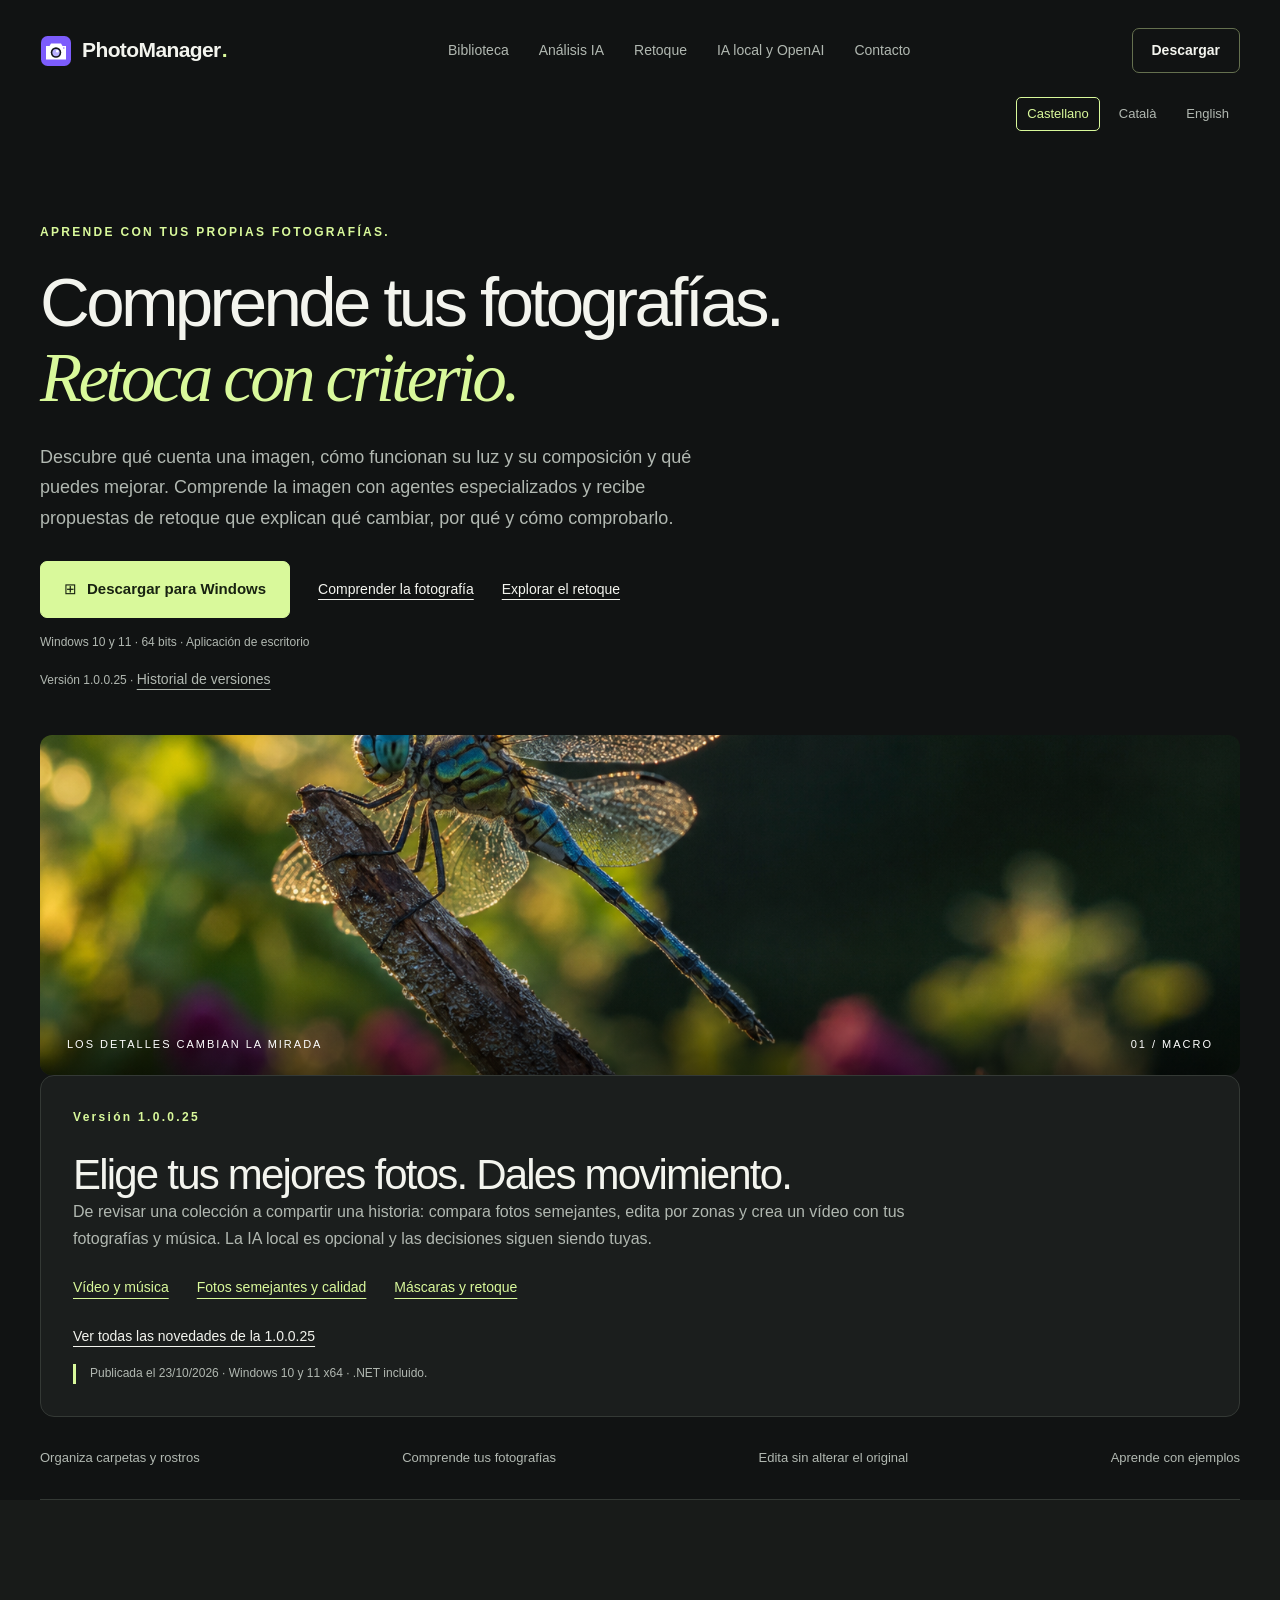
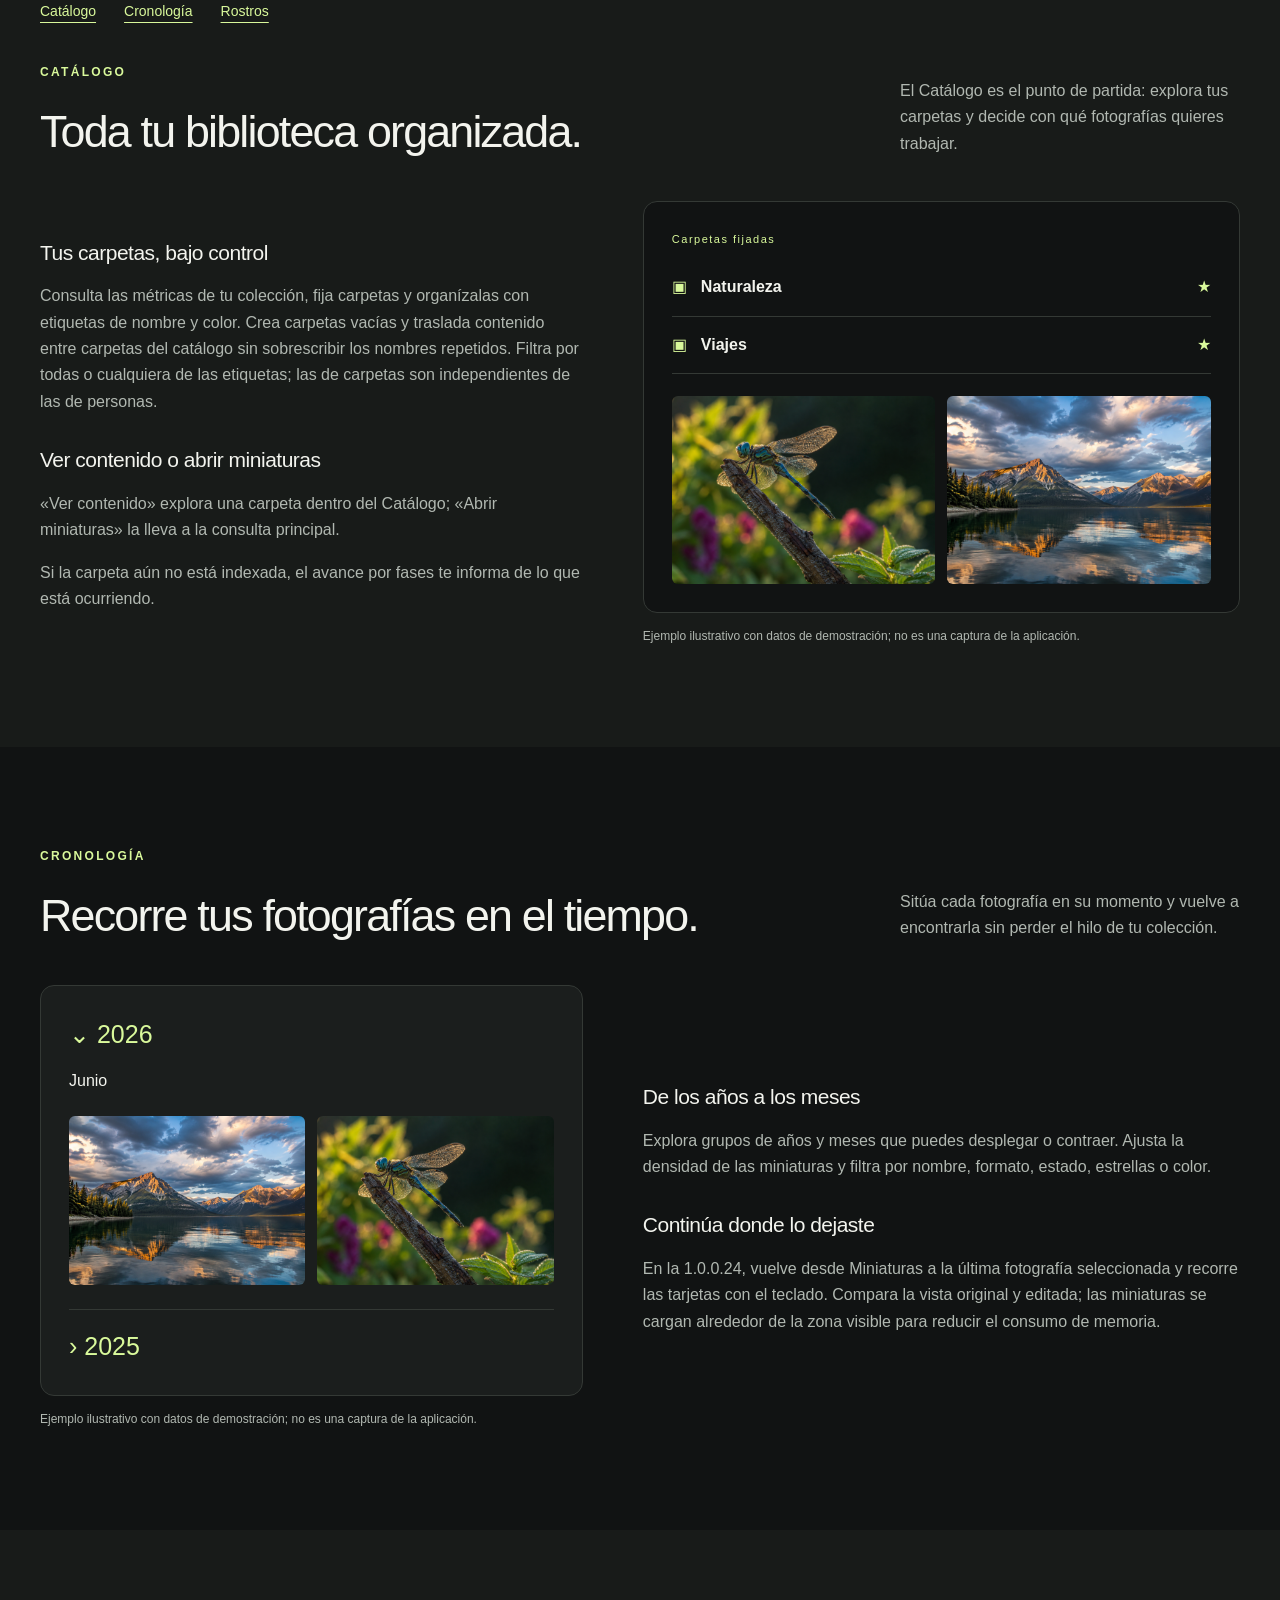
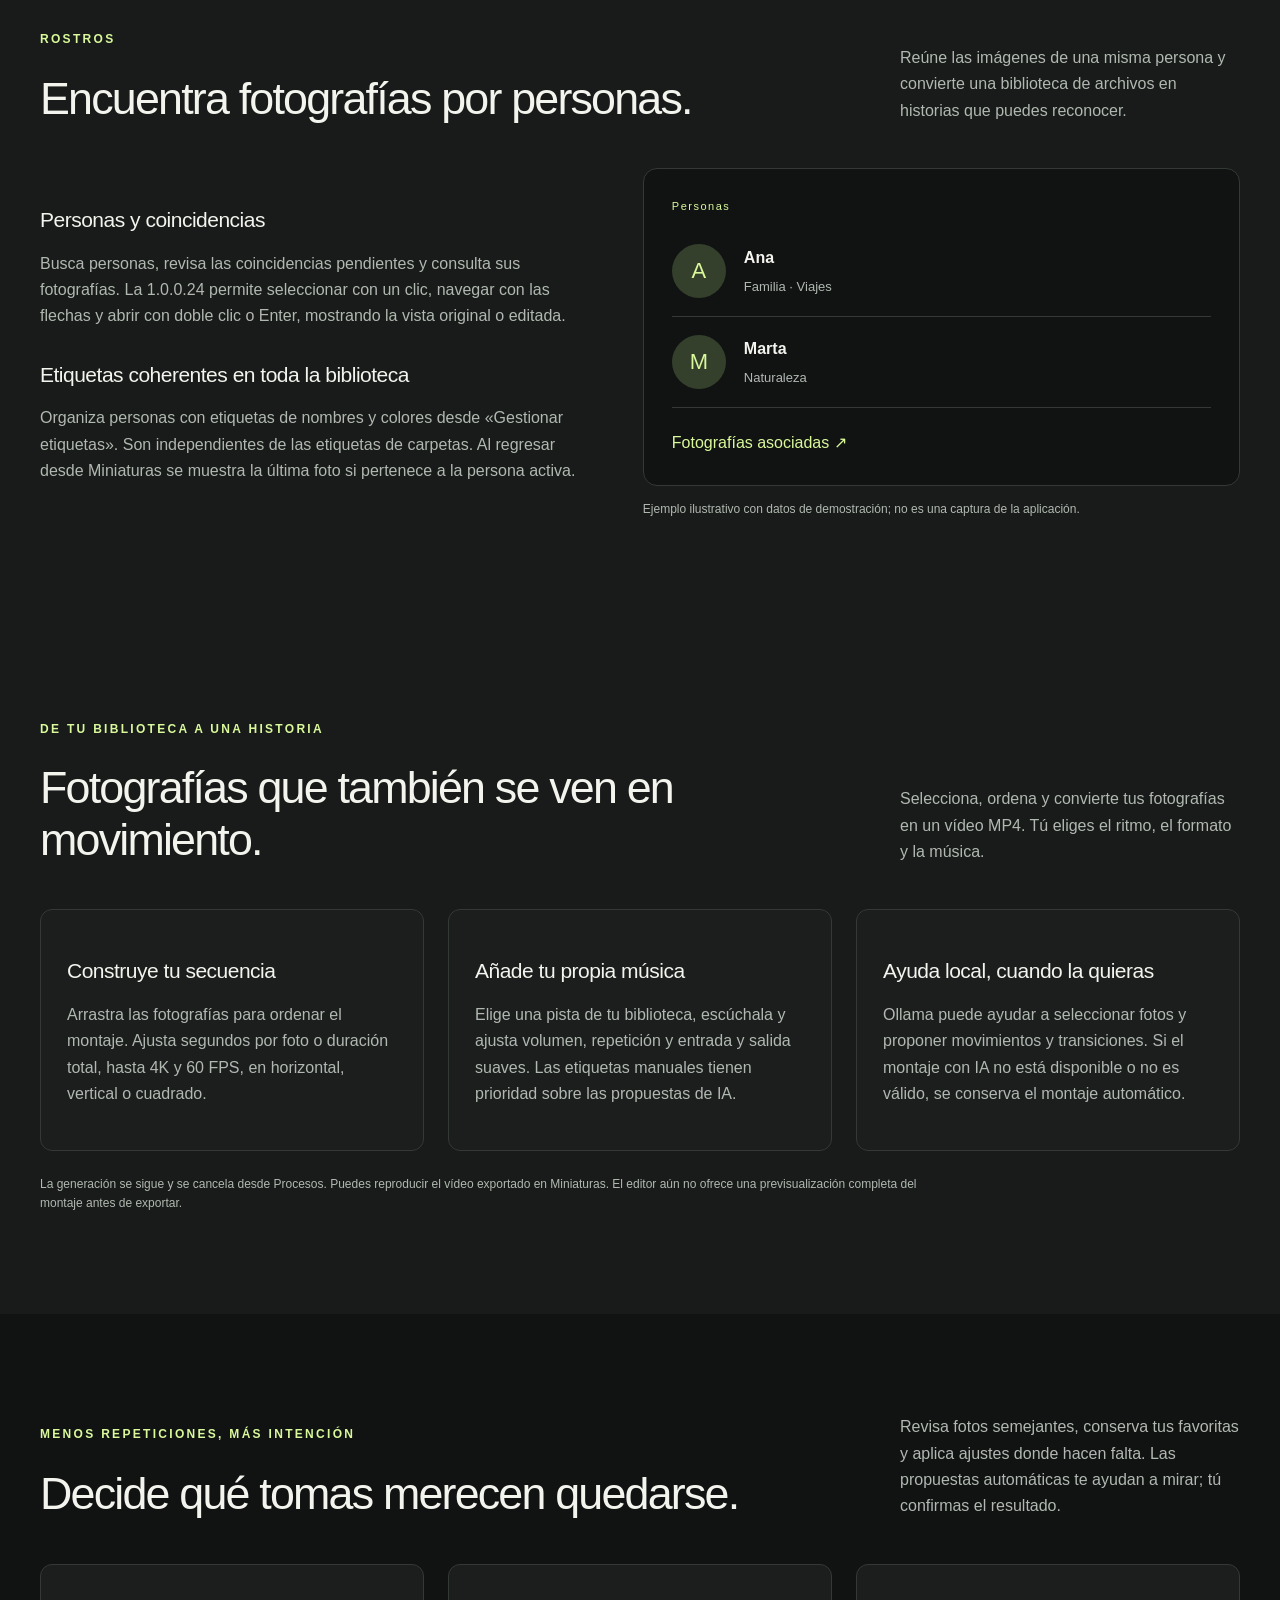
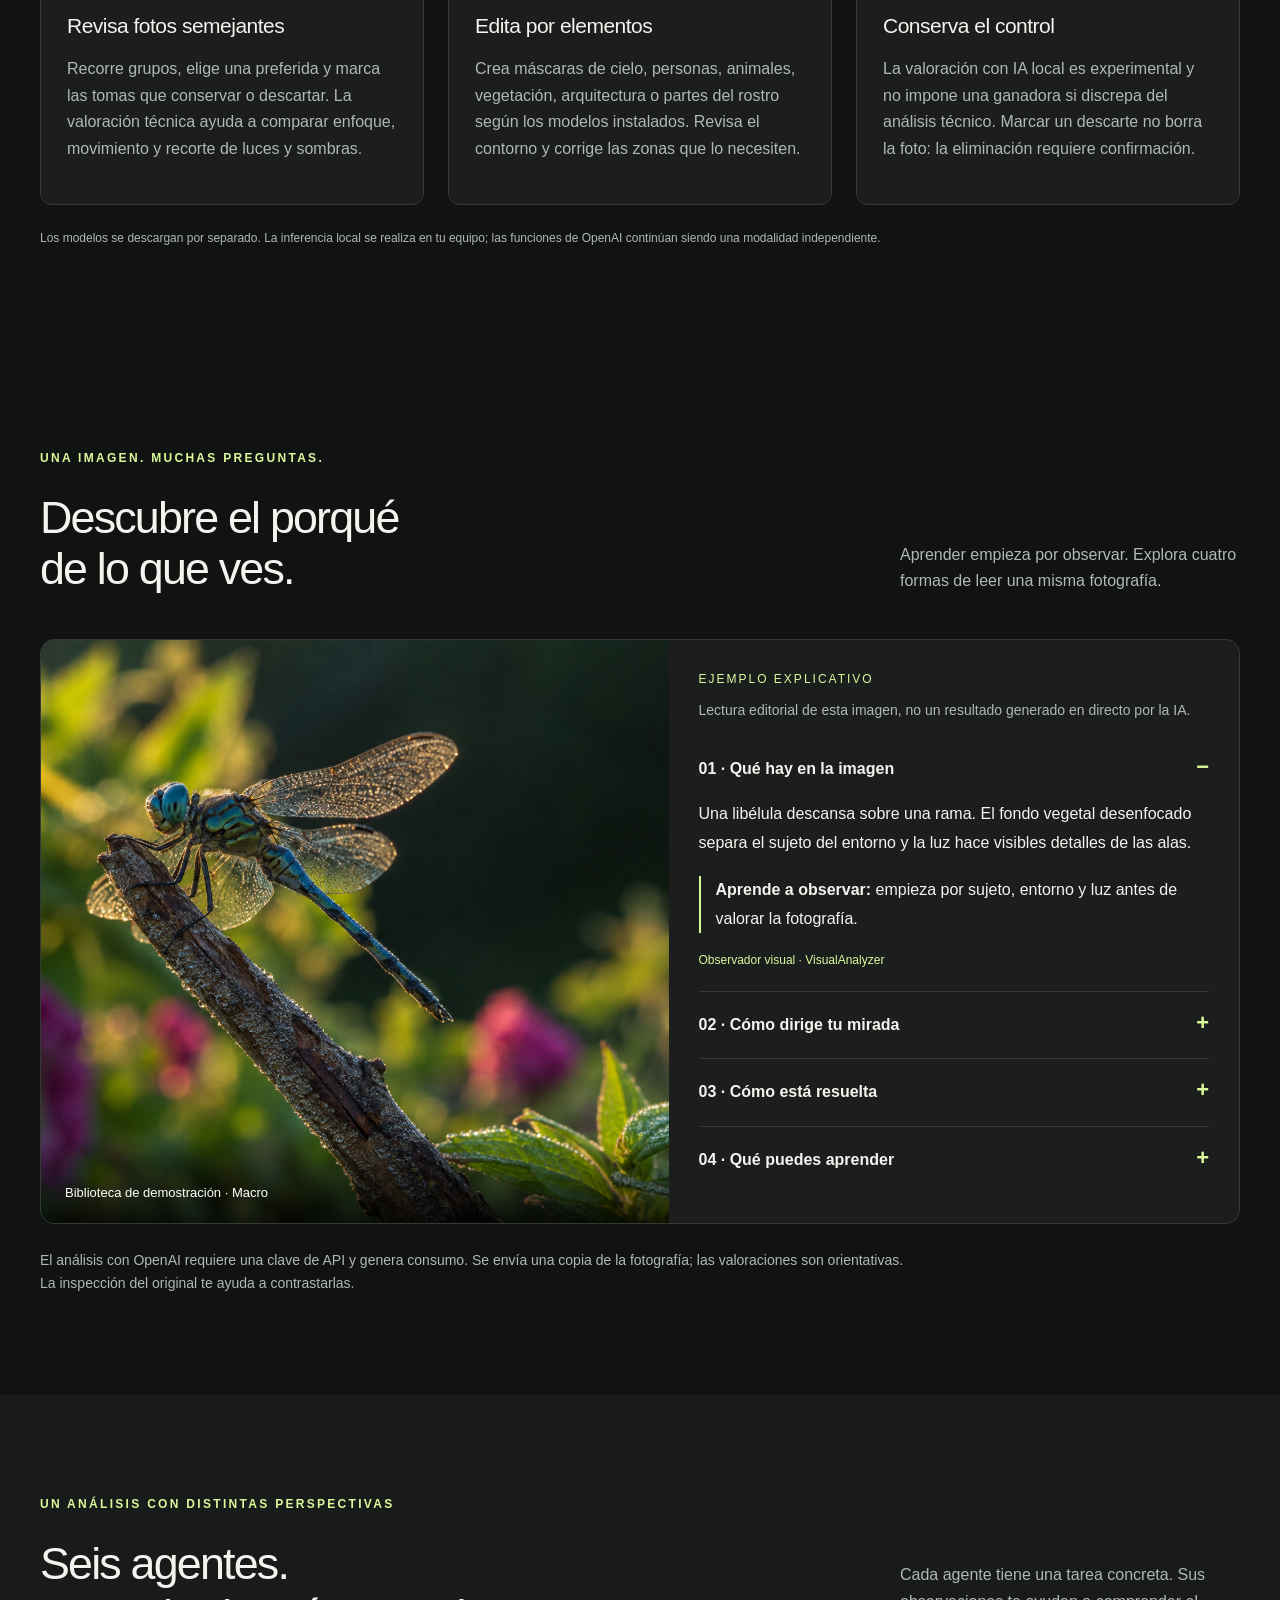
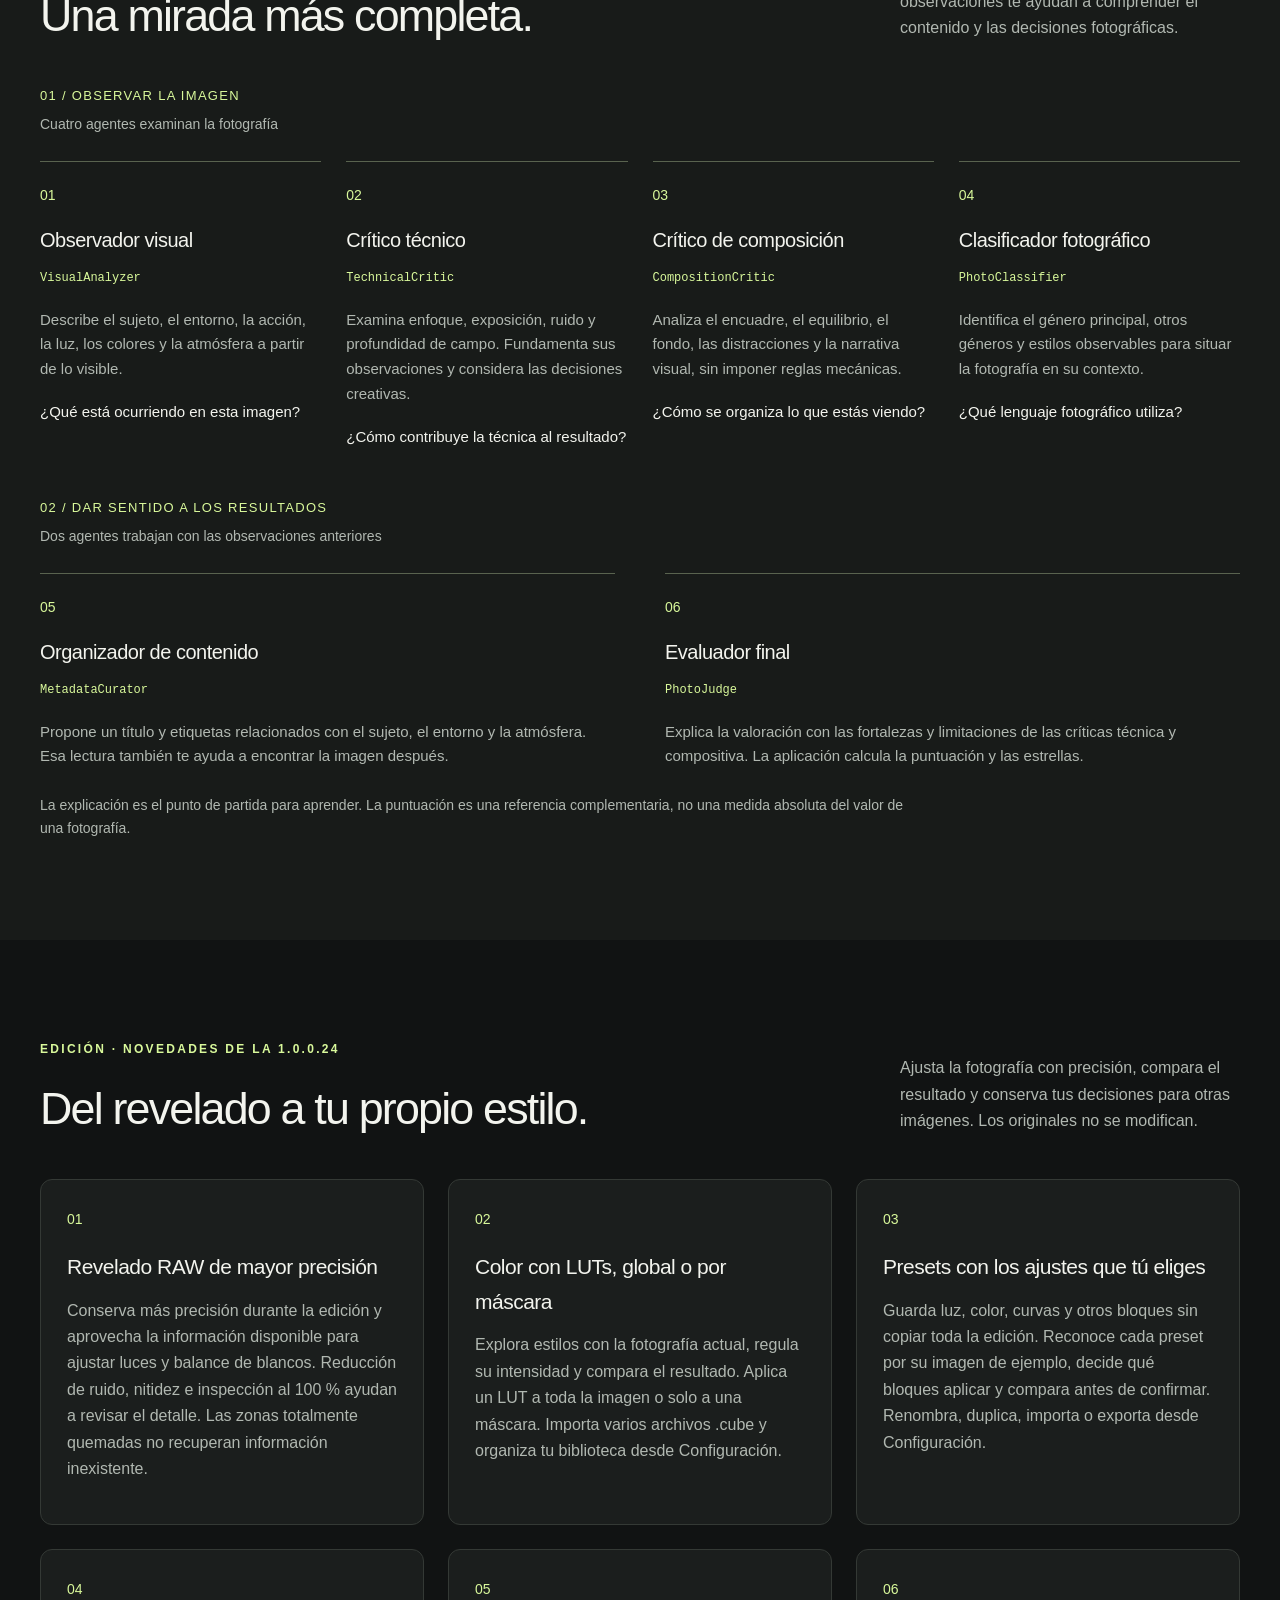
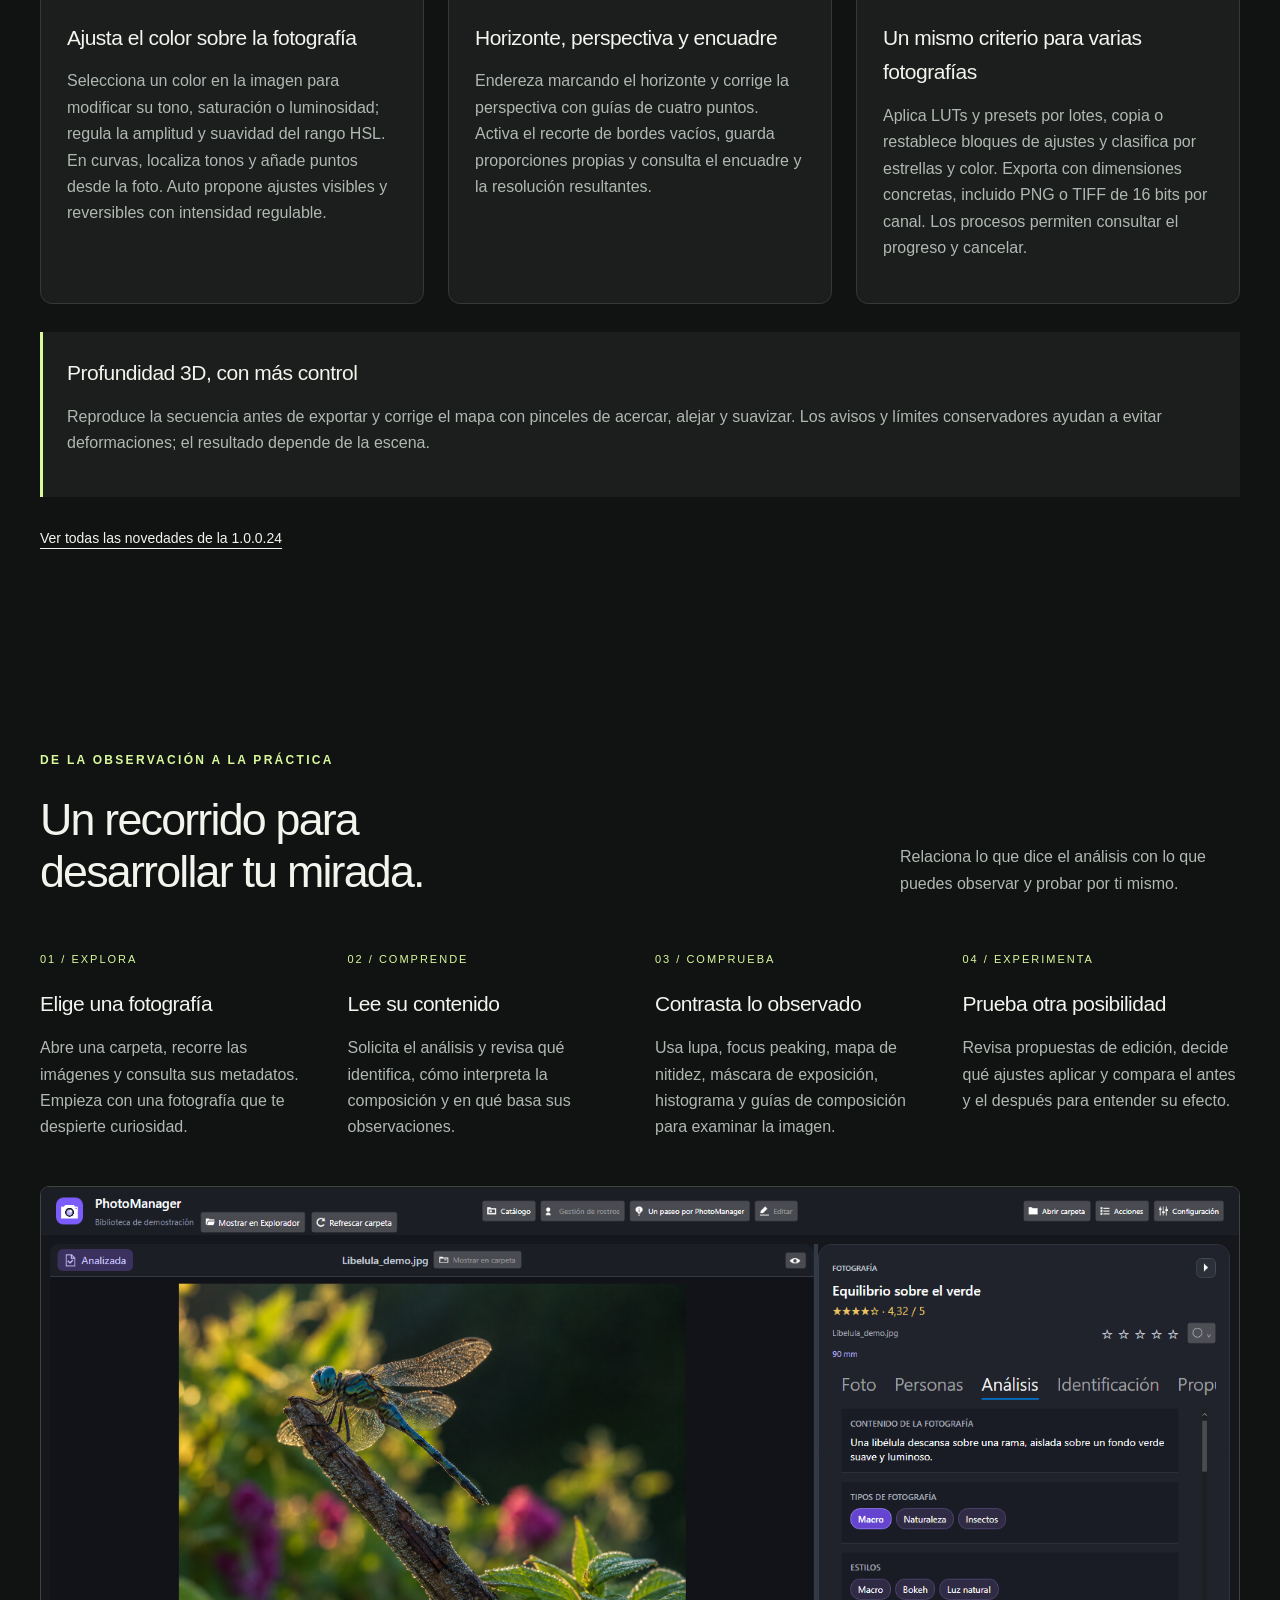
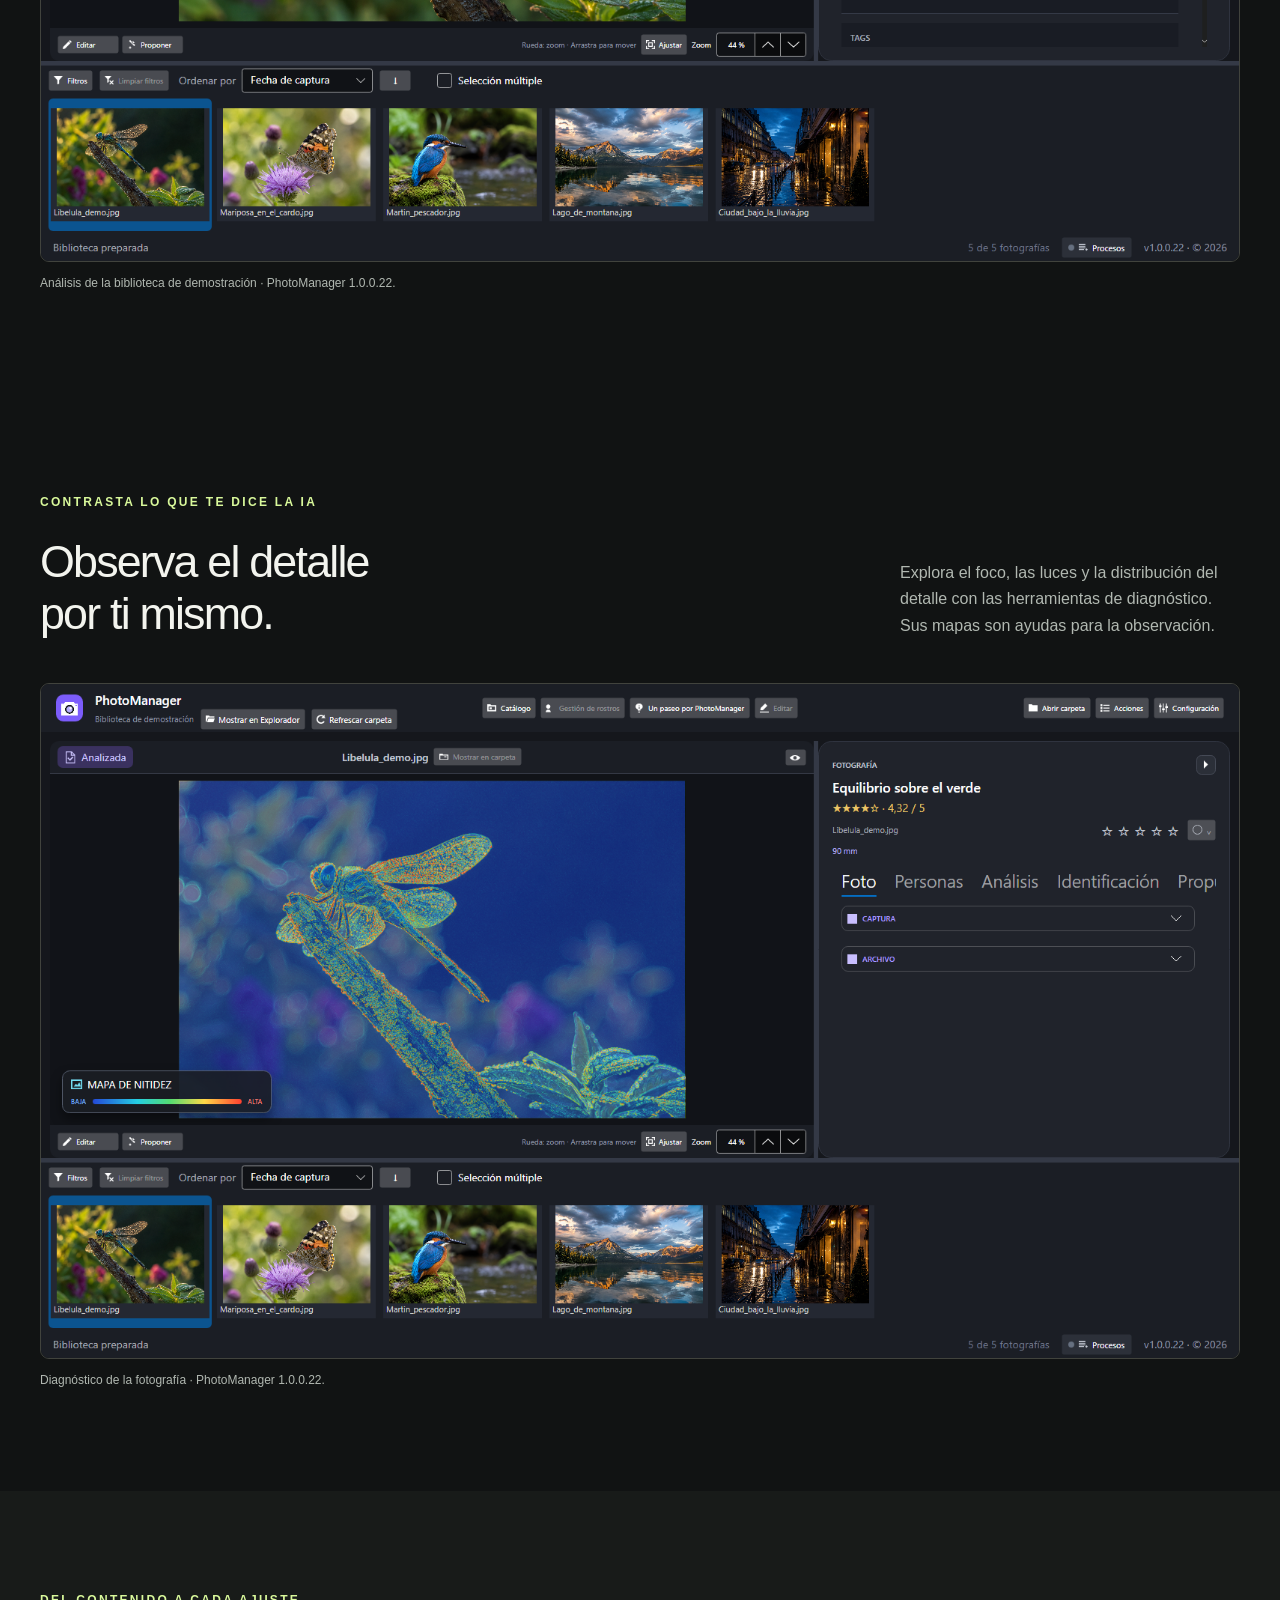
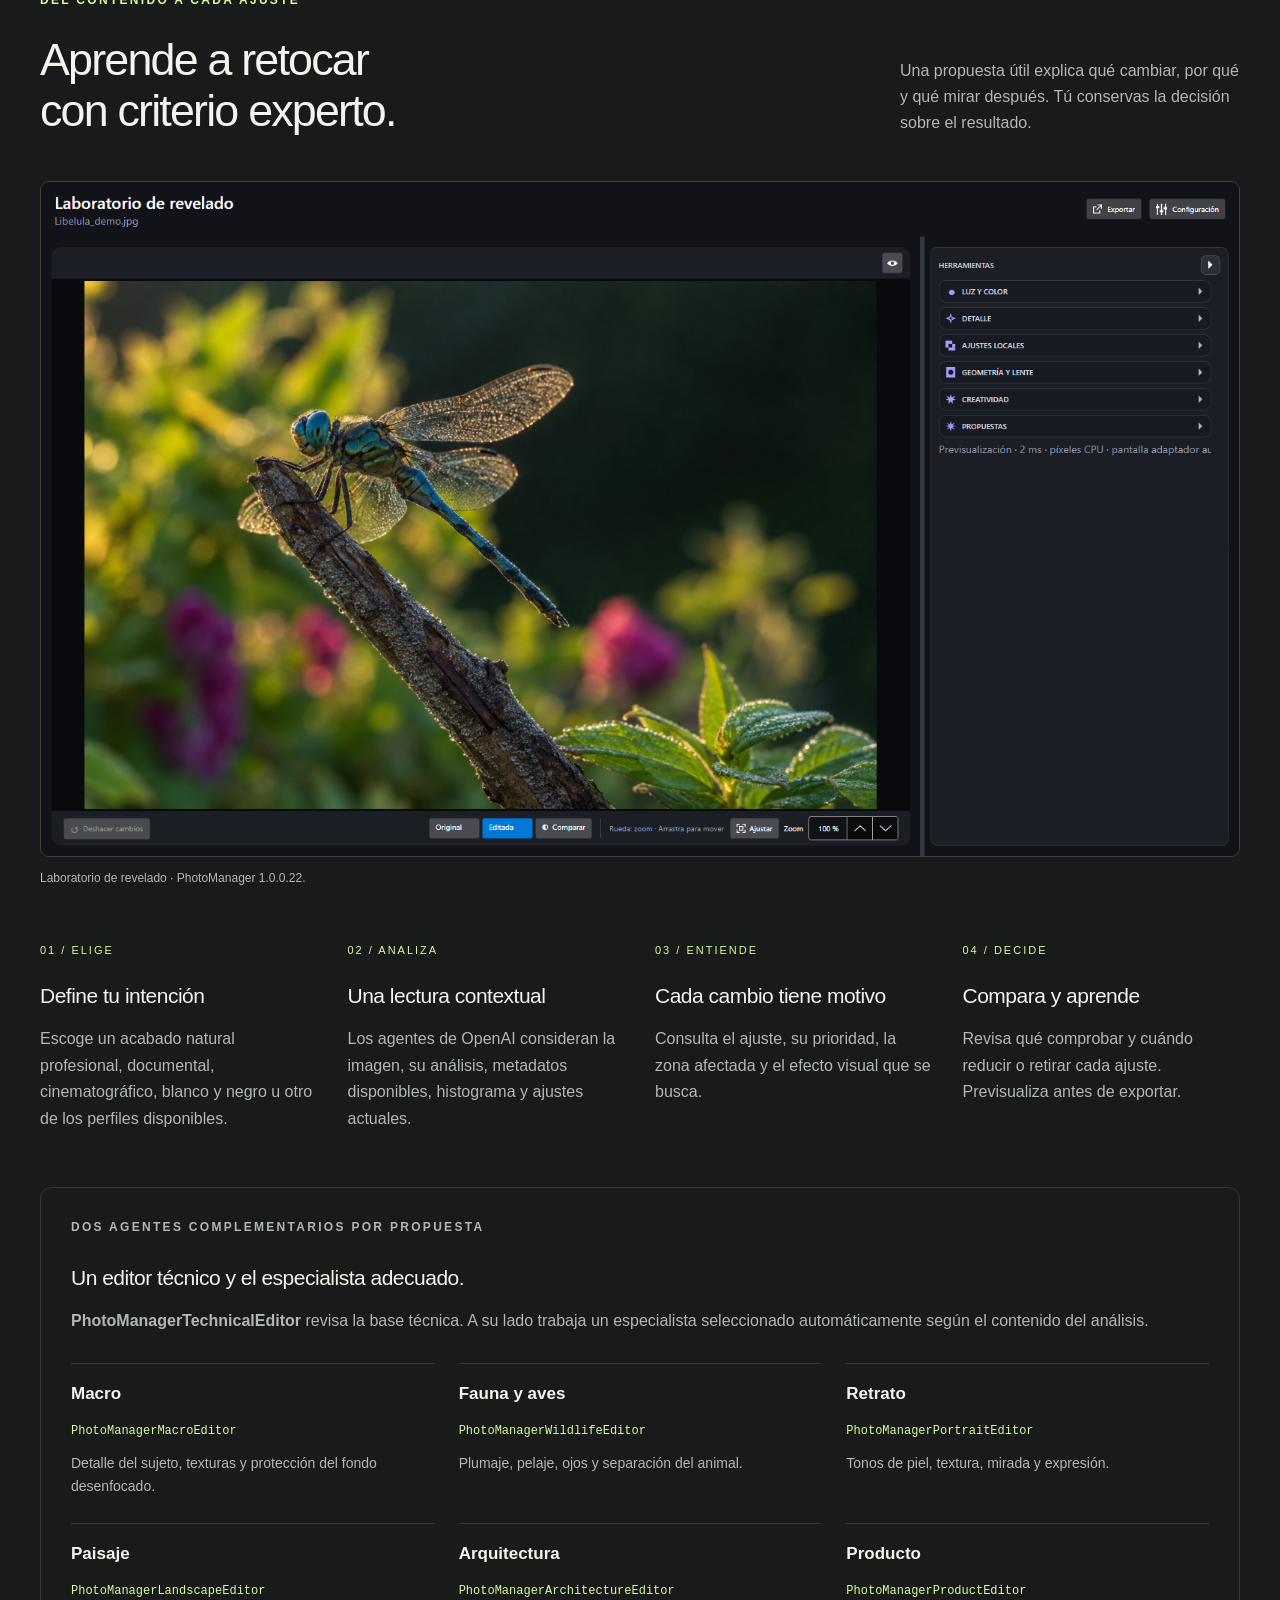
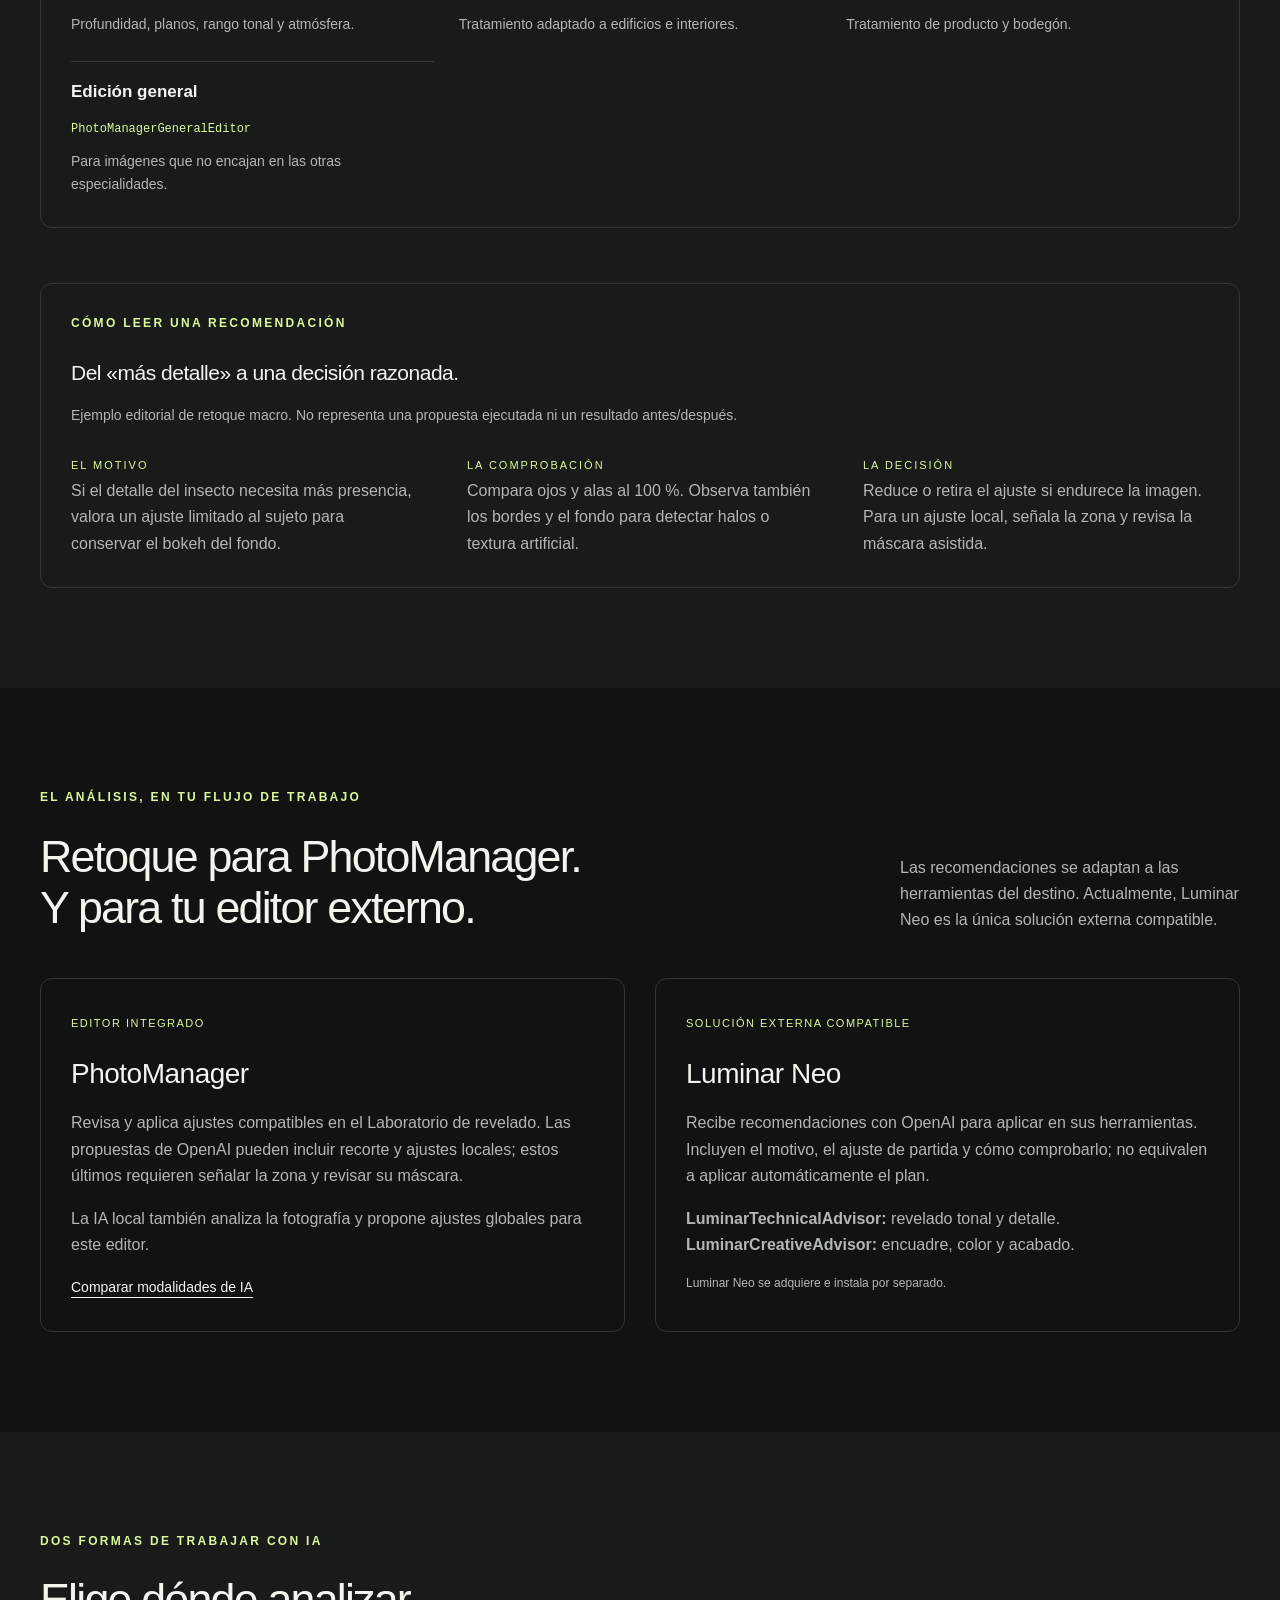
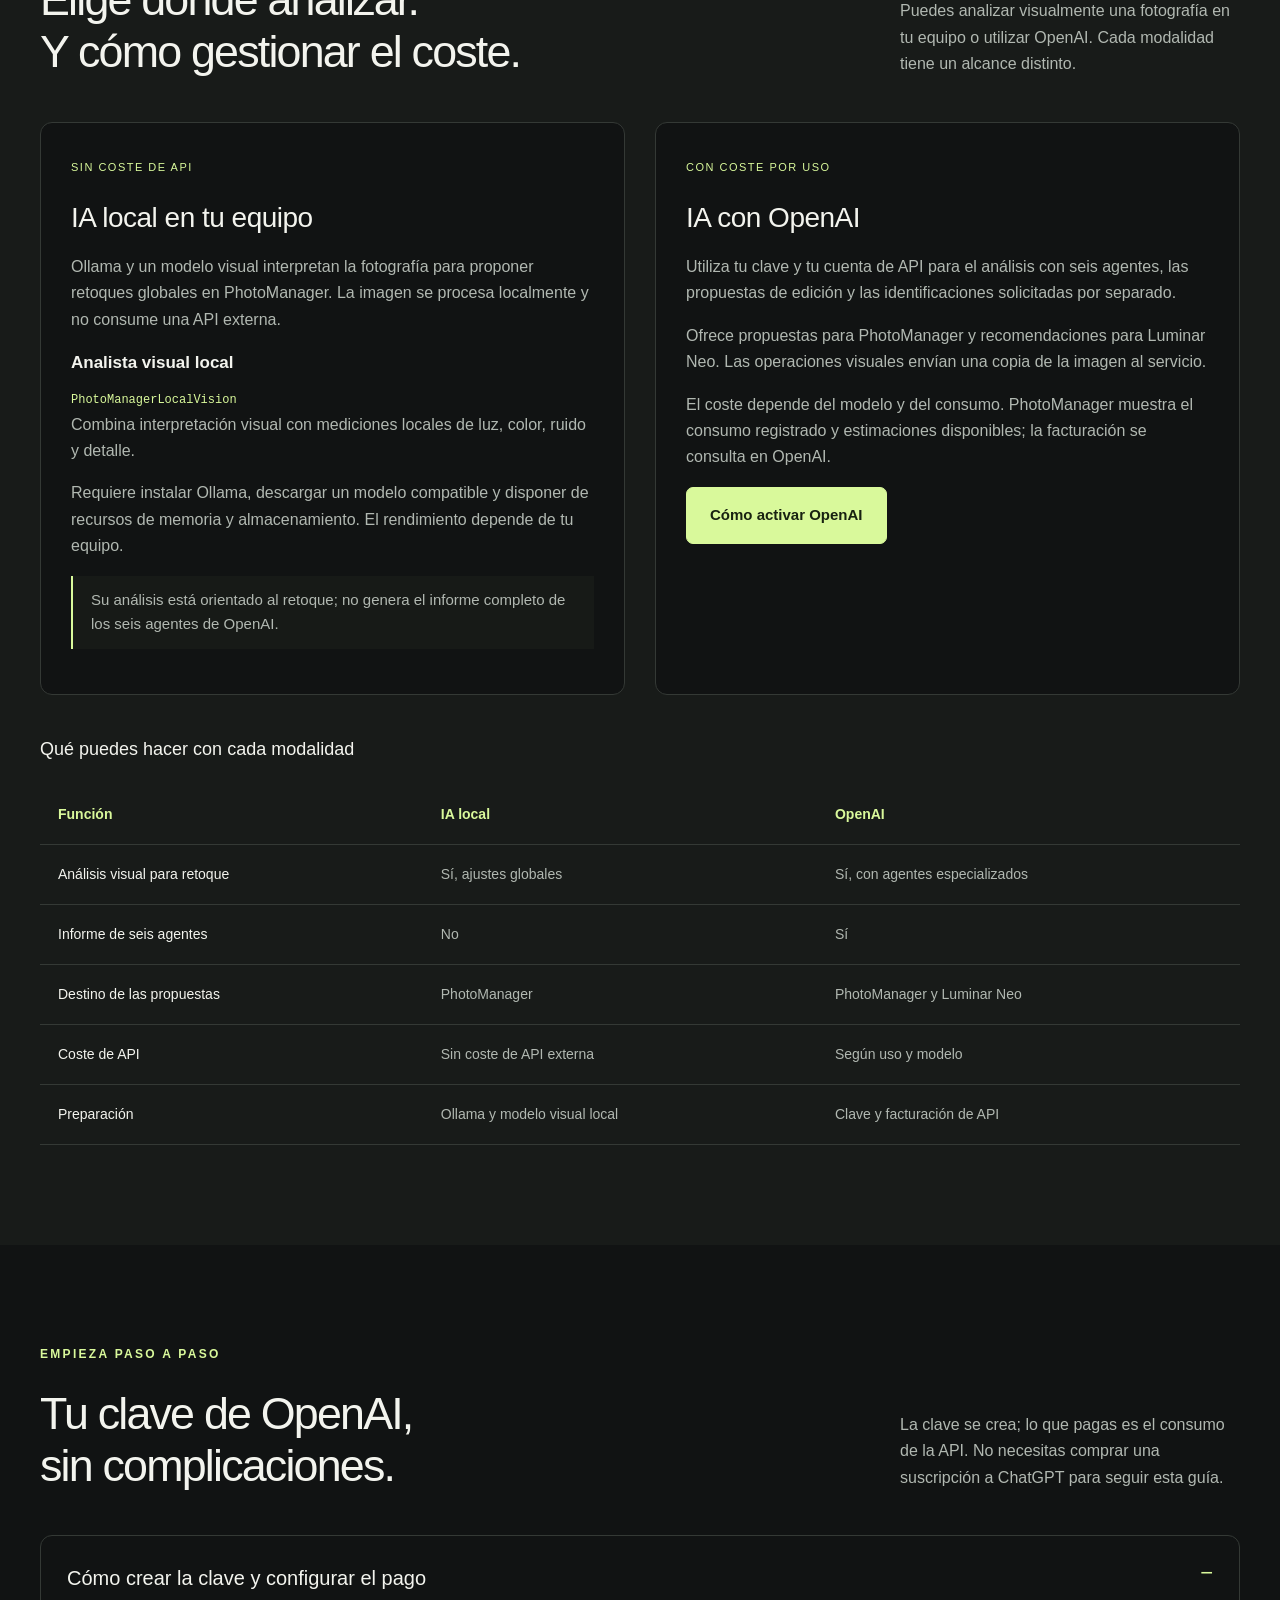
<file: docs/index.html>
<!doctype html>
<html lang="es">
<head>
  <meta charset="utf-8"><meta name="viewport" content="width=device-width, initial-scale=1">
  <title>PhotoManager — Comprende tus fotografías. Retoca con criterio.</title>
  <meta name="description" content="Organiza, compara y edita tus fotografías con PhotoManager para Windows. Crea vídeos con música, revisa tomas semejantes y utiliza máscaras automáticas con IA local opcional.">
  <meta name="theme-color" content="#111313">
  <link rel="icon" href="assets/favicon.svg" type="image/svg+xml">
  <link rel="stylesheet" href="styles.css">
  <link rel="canonical" href="https://gtrepat.github.io/PhotoManager.Downloads/">
  <link rel="alternate" hreflang="es" href="https://gtrepat.github.io/PhotoManager.Downloads/">
  <link rel="alternate" hreflang="ca" href="https://gtrepat.github.io/PhotoManager.Downloads/ca/">
  <link rel="alternate" hreflang="en" href="https://gtrepat.github.io/PhotoManager.Downloads/en/">
  <link rel="alternate" hreflang="x-default" href="https://gtrepat.github.io/PhotoManager.Downloads/">
  <script id="site-messages" type="application/json">{"language":"Idioma","interfaceNote":"Los nombres de los controles de la aplicación se muestran en castellano para que puedas encontrarlos.","unavailable":"La publicación de la versión 1.0.0.25 todavía no está disponible en GitHub.","missing":"La versión consultada todavía no incluye instalador. Sigue disponible la descarga de la 1.0.0.25.","error":"No se ha podido comprobar la última versión. Sigue disponible la descarga de la 1.0.0.25.","download":"Descargar para Windows","latest":"Última versión estable disponible.","latestTitle":"Última versión","copied":"Correo copiado.","copyError":"No se pudo copiar. Selecciona la dirección y cópiala manualmente.","dateLocale":"es-ES","versionLabel":"Versión","repository":"GTREPAT/PhotoManager.Downloads","version":"1.0.0.25"}</script>
  <script src="i18n.js" defer></script>
  <script src="app.js" defer></script><script src="contact.js" defer></script>
</head>
<body>
<a class="skip" href="#contenido">Saltar al contenido</a>
<header class="header wrap">
  <a class="brand" href="#" aria-label="PhotoManager, inicio"><img src="assets/favicon.svg" width="32" height="32" alt="">PhotoManager<span class="brand-dot">.</span></a>
  <nav aria-label="Navegación principal"><a href="#biblioteca">Biblioteca</a><a href="#analisis">Análisis IA</a><a href="#edicion">Retoque</a><a href="#modalidades">IA local y OpenAI</a><a href="#contacto">Contacto</a></nav>
  <a class="button small" href="#descarga">Descargar</a>
  <nav class="language-switch" aria-label="Idioma"><a href="index.html" lang="es" hreflang="es" data-language="es" aria-current="page">Castellano</a><a href="ca/index.html" lang="ca" hreflang="ca" data-language="ca">Català</a><a href="en/index.html" lang="en" hreflang="en" data-language="en">English</a></nav>
</header>
<main id="contenido">
  <section class="hero wrap">
    <div class="hero-copy"><p class="eyebrow">APRENDE CON TUS PROPIAS FOTOGRAFÍAS.</p>
    <h1>Comprende tus fotografías.<br><em>Retoca con criterio.</em></h1>
    <p class="intro">Descubre qué cuenta una imagen, cómo funcionan su luz y su composición y qué puedes mejorar. Comprende la imagen con agentes especializados y recibe propuestas de retoque que explican qué cambiar, por qué y cómo comprobarlo.</p>
    <div class="actions"><a class="button" href="#descarga"><span aria-hidden="true">⊞</span> Descargar para Windows</a><a class="text-link" href="#analisis">Comprender la fotografía</a><a class="text-link" href="#edicion">Explorar el retoque</a></div>
    <p class="micro">Windows 10 y 11 · 64 bits · Aplicación de escritorio</p><p class="micro">Versión 1.0.0.25 · <a class="text-link" href="versiones.html">Historial de versiones</a></p></div>
    <figure class="hero-photo"><img src="assets/dragonfly.png" alt="Libélula iluminada a contraluz, fotografía de la biblioteca de demostración de PhotoManager" width="1536" height="1024" fetchpriority="high"><figcaption><span>LOS DETALLES CAMBIAN LA MIRADA</span><span>01 / MACRO</span></figcaption></figure>
  </section>

  <section id="novedades-1-0-0-25" class="wrap release-preview" aria-labelledby="release-preview-title">
 <p class="eyebrow">Versión 1.0.0.25</p><h2 id="release-preview-title">Elige tus mejores fotos. Dales movimiento.</h2><p>De revisar una colección a compartir una historia: compara fotos semejantes, edita por zonas y crea un vídeo con tus fotografías y música. La IA local es opcional y las decisiones siguen siendo tuyas.</p>
 <nav class="library-nav" aria-label="Explorar la biblioteca"><a href="#video-musica">Vídeo y música</a><a href="#seleccion-retoque">Fotos semejantes y calidad</a><a href="#edicion">Máscaras y retoque</a></nav>
 <a class="text-link" href="versiones.html#version-1-0-0-25">Ver todas las novedades de la 1.0.0.25</a><p class="micro release-status">Publicada el 23/10/2026 · Windows 10 y 11 x64 · .NET incluido.</p></section>
  <div class="feature-strip wrap"><span>Organiza carpetas y rostros</span><span>Comprende tus fotografías</span><span>Edita sin alterar el original</span><span>Aprende con ejemplos</span></div>

  <section id="biblioteca" class="section workspace"><div class="wrap">
    <nav class="library-nav" aria-label="Explorar la biblioteca"><a href="#biblioteca">Catálogo</a><a href="#cronologia">Cronología</a><a href="#rostros">Rostros</a></nav>
    <div class="section-heading"><div><p class="eyebrow">CATÁLOGO</p><h2>Toda tu biblioteca organizada.</h2></div><p>El Catálogo es el punto de partida: explora tus carpetas y decide con qué fotografías quieres trabajar.</p></div>
    <div class="library-block">
      <div class="library-copy"><h3>Tus carpetas, bajo control</h3><p>Consulta las métricas de tu colección, fija carpetas y organízalas con etiquetas de nombre y color. Crea carpetas vacías y traslada contenido entre carpetas del catálogo sin sobrescribir los nombres repetidos. Filtra por todas o cualquiera de las etiquetas; las de carpetas son independientes de las de personas.</p><h3>Ver contenido o abrir miniaturas</h3><p>«Ver contenido» explora una carpeta dentro del Catálogo; «Abrir miniaturas» la lleva a la consulta principal.</p><p>Si la carpeta aún no está indexada, el avance por fases te informa de lo que está ocurriendo.</p></div>
      <figure class="library-visual"><div class="library-demo"><p class="tag">Carpetas fijadas</p><div class="folder-demo"><span aria-hidden="true">▣</span><strong>Naturaleza</strong><span aria-hidden="true">★</span></div><div class="folder-demo"><span aria-hidden="true">▣</span><strong>Viajes</strong><span aria-hidden="true">★</span></div><div class="demo-photos"><img src="assets/dragonfly.png" alt="Libélula en una fotografía de demostración" width="1536" height="1024" loading="lazy"><img src="assets/landscape.png" alt="Lago y montañas en una fotografía de demostración" loading="lazy"></div></div><figcaption>Ejemplo ilustrativo con datos de demostración; no es una captura de la aplicación.</figcaption></figure>
    </div>
  </div></section>
  <section id="cronologia" class="section wrap">
    <div class="section-heading"><div><p class="eyebrow">CRONOLOGÍA</p><h2>Recorre tus fotografías en el tiempo.</h2></div><p>Sitúa cada fotografía en su momento y vuelve a encontrarla sin perder el hilo de tu colección.</p></div>
    <div class="library-block library-block-reverse">
      <div class="library-copy"><h3>De los años a los meses</h3><p>Explora grupos de años y meses que puedes desplegar o contraer. Ajusta la densidad de las miniaturas y filtra por nombre, formato, estado, estrellas o color.</p><h3>Continúa donde lo dejaste</h3><p>En la 1.0.0.24, vuelve desde Miniaturas a la última fotografía seleccionada y recorre las tarjetas con el teclado. Compara la vista original y editada; las miniaturas se cargan alrededor de la zona visible para reducir el consumo de memoria.</p></div>
      <figure class="library-visual"><div class="library-demo timeline-demo"><p class="demo-year"><span aria-hidden="true">⌄</span> 2026</p><p>Junio</p><div class="demo-photos"><img src="assets/landscape.png" alt="Lago y montañas en una fotografía de demostración" loading="lazy"><img src="assets/dragonfly.png" alt="Libélula en una fotografía de demostración" width="1536" height="1024" loading="lazy"></div><p class="demo-year"><span aria-hidden="true">›</span> 2025</p></div><figcaption>Ejemplo ilustrativo con datos de demostración; no es una captura de la aplicación.</figcaption></figure>
    </div>
  </section>
  <section id="rostros" class="section workspace"><div class="wrap">
    <div class="section-heading"><div><p class="eyebrow">ROSTROS</p><h2>Encuentra fotografías por personas.</h2></div><p>Reúne las imágenes de una misma persona y convierte una biblioteca de archivos en historias que puedes reconocer.</p></div>
    <div class="library-block">
      <div class="library-copy"><h3>Personas y coincidencias</h3><p>Busca personas, revisa las coincidencias pendientes y consulta sus fotografías. La 1.0.0.24 permite seleccionar con un clic, navegar con las flechas y abrir con doble clic o Enter, mostrando la vista original o editada.</p><h3>Etiquetas coherentes en toda la biblioteca</h3><p>Organiza personas con etiquetas de nombres y colores desde «Gestionar etiquetas». Son independientes de las etiquetas de carpetas. Al regresar desde Miniaturas se muestra la última foto si pertenece a la persona activa.</p></div>
      <figure class="library-visual"><div class="library-demo"><p class="tag">Personas</p><div class="person-demo"><span class="demo-avatar" aria-hidden="true">A</span><div><strong>Ana</strong><p>Familia · Viajes</p></div></div><div class="person-demo"><span class="demo-avatar" aria-hidden="true">M</span><div><strong>Marta</strong><p>Naturaleza</p></div></div><p class="demo-related">Fotografías asociadas <span aria-hidden="true">↗</span></p></div><figcaption>Ejemplo ilustrativo con datos de demostración; no es una captura de la aplicación.</figcaption></figure>
    </div>
  </div></section>
<section id="video-musica" class="section workspace"><div class="wrap">
 <div class="section-heading"><div><p class="eyebrow">DE TU BIBLIOTECA A UNA HISTORIA</p><h2>Fotografías que también se ven en movimiento.</h2></div><p>Selecciona, ordena y convierte tus fotografías en un vídeo MP4. Tú eliges el ritmo, el formato y la música.</p></div>
 <div class="editing-grid"><article><h3>Construye tu secuencia</h3><p>Arrastra las fotografías para ordenar el montaje. Ajusta segundos por foto o duración total, hasta 4K y 60 FPS, en horizontal, vertical o cuadrado.</p></article><article><h3>Añade tu propia música</h3><p>Elige una pista de tu biblioteca, escúchala y ajusta volumen, repetición y entrada y salida suaves. Las etiquetas manuales tienen prioridad sobre las propuestas de IA.</p></article><article><h3>Ayuda local, cuando la quieras</h3><p>Ollama puede ayudar a seleccionar fotos y proponer movimientos y transiciones. Si el montaje con IA no está disponible o no es válido, se conserva el montaje automático.</p></article></div><p class="micro product-note">La generación se sigue y se cancela desde Procesos. Puedes reproducir el vídeo exportado en Miniaturas. El editor aún no ofrece una previsualización completa del montaje antes de exportar.</p></div></section>
 <section id="seleccion-retoque" class="section wrap"><div class="section-heading"><div><p class="eyebrow">MENOS REPETICIONES, MÁS INTENCIÓN</p><h2>Decide qué tomas merecen quedarse.</h2></div><p>Revisa fotos semejantes, conserva tus favoritas y aplica ajustes donde hacen falta. Las propuestas automáticas te ayudan a mirar; tú confirmas el resultado.</p></div>
 <div class="editing-grid"><article><h3>Revisa fotos semejantes</h3><p>Recorre grupos, elige una preferida y marca las tomas que conservar o descartar. La valoración técnica ayuda a comparar enfoque, movimiento y recorte de luces y sombras.</p></article><article><h3>Edita por elementos</h3><p>Crea máscaras de cielo, personas, animales, vegetación, arquitectura o partes del rostro según los modelos instalados. Revisa el contorno y corrige las zonas que lo necesiten.</p></article><article><h3>Conserva el control</h3><p>La valoración con IA local es experimental y no impone una ganadora si discrepa del análisis técnico. Marcar un descarte no borra la foto: la eliminación requiere confirmación.</p></article></div><p class="micro product-note">Los modelos se descargan por separado. La inferencia local se realiza en tu equipo; las funciones de OpenAI continúan siendo una modalidad independiente.</p></section>
  <section id="analisis" class="section wrap">
    <div class="section-heading"><div><p class="eyebrow">UNA IMAGEN. MUCHAS PREGUNTAS.</p><h2>Descubre el porqué<br>de lo que ves.</h2></div><p>Aprender empieza por observar. Explora cuatro formas de leer una misma fotografía.</p></div>
    <div class="analysis-demo"><figure class="analysis-photo"><img src="assets/dragonfly.png" alt="Libélula sobre una rama diagonal, con alas iluminadas y fondo desenfocado" width="1536" height="1024" loading="lazy"><figcaption>Biblioteca de demostración · Macro</figcaption></figure>
    <div class="analysis-reading"><p class="example-label">EJEMPLO EXPLICATIVO</p><p class="example-note">Lectura editorial de esta imagen, no un resultado generado en directo por la IA.</p>
    <div class="reading-options">
      <details open><summary>01 · Qué hay en la imagen</summary><div class="reading-body"><p>Una libélula descansa sobre una rama. El fondo vegetal desenfocado separa el sujeto del entorno y la luz hace visibles detalles de las alas.</p><p class="learning"><strong>Aprende a observar:</strong> empieza por sujeto, entorno y luz antes de valorar la fotografía.</p><span class="agent-credit">Observador visual · VisualAnalyzer</span></div></details>
      <details><summary>02 · Cómo dirige tu mirada</summary><div class="reading-body"><p>La rama atraviesa el encuadre en diagonal. El contraste entre el insecto y el fondo suave ayuda a que la mirada se detenga en él; las zonas luminosas del fondo también pueden atraer la atención.</p><p class="learning"><strong>Pregúntate:</strong> ¿qué elemento has mirado primero y qué te ha llevado hasta él?</p><span class="agent-credit">Crítico de composición · CompositionCritic</span></div></details>
      <details><summary>03 · Cómo está resuelta</summary><div class="reading-body"><p>Se aprecia detalle en las alas y una diferencia marcada entre el sujeto y el fondo desenfocado. Para juzgar el foco fino y el ruido, conviene comprobar el original ampliado.</p><p class="learning"><strong>Comprueba:</strong> usa la lupa y el mapa de nitidez para explorar dónde se concentra el detalle.</p><span class="agent-credit">Crítico técnico · TechnicalCritic</span></div></details>
      <details><summary>04 · Qué puedes aprender</summary><div class="reading-body"><p>La separación del sujeto, la diagonal y la iluminación de las alas trabajan juntas. Al revisar otra fotografía, observa cómo cambian esas relaciones con el punto de vista o con un fondo diferente.</p><p class="learning"><strong>Llévalo a tu próxima toma:</strong> prueba otro encuadre y compara el protagonismo del sujeto.</p><span class="agent-credit">Síntesis editorial del ejemplo</span></div></details>
    </div></div></div>
    <p class="analysis-disclosure">El análisis con OpenAI requiere una clave de API y genera consumo. Se envía una copia de la fotografía; las valoraciones son orientativas. La inspección del original te ayuda a contrastarlas.</p>
  </section>
  <section id="agentes" class="workspace section"><div class="wrap">
    <div class="section-heading"><div><p class="eyebrow">UN ANÁLISIS CON DISTINTAS PERSPECTIVAS</p><h2>Seis agentes.<br>Una mirada más completa.</h2></div><p>Cada agente tiene una tarea concreta. Sus observaciones te ayudan a comprender el contenido y las decisiones fotográficas.</p></div>
    <p class="phase-label">01 / OBSERVAR LA IMAGEN <span>Cuatro agentes examinan la fotografía</span></p>
    <div class="agent-grid">
      <article><span class="number">01</span><h3>Observador visual</h3><code>VisualAnalyzer</code><p>Describe el sujeto, el entorno, la acción, la luz, los colores y la atmósfera a partir de lo visible.</p><p class="agent-question">¿Qué está ocurriendo en esta imagen?</p></article>
      <article><span class="number">02</span><h3>Crítico técnico</h3><code>TechnicalCritic</code><p>Examina enfoque, exposición, ruido y profundidad de campo. Fundamenta sus observaciones y considera las decisiones creativas.</p><p class="agent-question">¿Cómo contribuye la técnica al resultado?</p></article>
      <article><span class="number">03</span><h3>Crítico de composición</h3><code>CompositionCritic</code><p>Analiza el encuadre, el equilibrio, el fondo, las distracciones y la narrativa visual, sin imponer reglas mecánicas.</p><p class="agent-question">¿Cómo se organiza lo que estás viendo?</p></article>
      <article><span class="number">04</span><h3>Clasificador fotográfico</h3><code>PhotoClassifier</code><p>Identifica el género principal, otros géneros y estilos observables para situar la fotografía en su contexto.</p><p class="agent-question">¿Qué lenguaje fotográfico utiliza?</p></article>
    </div>
    <p class="phase-label second-phase">02 / DAR SENTIDO A LOS RESULTADOS <span>Dos agentes trabajan con las observaciones anteriores</span></p>
    <div class="agent-grid synthesis">
      <article><span class="number">05</span><h3>Organizador de contenido</h3><code>MetadataCurator</code><p>Propone un título y etiquetas relacionados con el sujeto, el entorno y la atmósfera. Esa lectura también te ayuda a encontrar la imagen después.</p></article>
      <article><span class="number">06</span><h3>Evaluador final</h3><code>PhotoJudge</code><p>Explica la valoración con las fortalezas y limitaciones de las críticas técnica y compositiva. La aplicación calcula la puntuación y las estrellas.</p></article>
    </div><p class="agent-footnote">La explicación es el punto de partida para aprender. La puntuación es una referencia complementaria, no una medida absoluta del valor de una fotografía.</p>
  </div></section>
  <section id="edicion" class="section wrap" aria-labelledby="editing-title">
    <div class="section-heading"><div><p class="eyebrow">EDICIÓN · NOVEDADES DE LA 1.0.0.24</p><h2 id="editing-title">Del revelado a tu propio estilo.</h2></div><p>Ajusta la fotografía con precisión, compara el resultado y conserva tus decisiones para otras imágenes. Los originales no se modifican.</p></div>
    <div class="editing-grid">
      <article id="revelado-raw"><span class="number" aria-hidden="true">01</span><h3>Revelado RAW de mayor precisión</h3><p>Conserva más precisión durante la edición y aprovecha la información disponible para ajustar luces y balance de blancos. Reducción de ruido, nitidez e inspección al 100 % ayudan a revisar el detalle. Las zonas totalmente quemadas no recuperan información inexistente.</p></article>
      <article id="luts"><span class="number" aria-hidden="true">02</span><h3>Color con LUTs, global o por máscara</h3><p>Explora estilos con la fotografía actual, regula su intensidad y compara el resultado. Aplica un LUT a toda la imagen o solo a una máscara. Importa varios archivos .cube y organiza tu biblioteca desde Configuración.</p></article>
      <article id="presets"><span class="number" aria-hidden="true">03</span><h3>Presets con los ajustes que tú eliges</h3><p>Guarda luz, color, curvas y otros bloques sin copiar toda la edición. Reconoce cada preset por su imagen de ejemplo, decide qué bloques aplicar y compara antes de confirmar. Renombra, duplica, importa o exporta desde Configuración.</p></article>
      <article><span class="number" aria-hidden="true">04</span><h3>Ajusta el color sobre la fotografía</h3><p>Selecciona un color en la imagen para modificar su tono, saturación o luminosidad; regula la amplitud y suavidad del rango HSL. En curvas, localiza tonos y añade puntos desde la foto. Auto propone ajustes visibles y reversibles con intensidad regulable.</p></article>
      <article><span class="number" aria-hidden="true">05</span><h3>Horizonte, perspectiva y encuadre</h3><p>Endereza marcando el horizonte y corrige la perspectiva con guías de cuatro puntos. Activa el recorte de bordes vacíos, guarda proporciones propias y consulta el encuadre y la resolución resultantes.</p></article>
      <article><span class="number" aria-hidden="true">06</span><h3>Un mismo criterio para varias fotografías</h3><p>Aplica LUTs y presets por lotes, copia o restablece bloques de ajustes y clasifica por estrellas y color. Exporta con dimensiones concretas, incluido PNG o TIFF de 16 bits por canal. Los procesos permiten consultar el progreso y cancelar.</p></article>
    </div>
    <div class="depth-note"><h3>Profundidad 3D, con más control</h3><p>Reproduce la secuencia antes de exportar y corrige el mapa con pinceles de acercar, alejar y suavizar. Los avisos y límites conservadores ayudan a evitar deformaciones; el resultado depende de la escena.</p></div>
    <a class="text-link" href="versiones.html#version-1-0-0-25">Ver todas las novedades de la 1.0.0.24</a>
  </section>
  <section id="recorrido" class="section wrap">
    <div class="section-heading"><div><p class="eyebrow">DE LA OBSERVACIÓN A LA PRÁCTICA</p><h2>Un recorrido para<br>desarrollar tu mirada.</h2></div><p>Relaciona lo que dice el análisis con lo que puedes observar y probar por ti mismo.</p></div>
    <div class="steps learning-steps"><article><span>01 / EXPLORA</span><h3>Elige una fotografía</h3><p>Abre una carpeta, recorre las imágenes y consulta sus metadatos. Empieza con una fotografía que te despierte curiosidad.</p></article><article><span>02 / COMPRENDE</span><h3>Lee su contenido</h3><p>Solicita el análisis y revisa qué identifica, cómo interpreta la composición y en qué basa sus observaciones.</p></article><article><span>03 / COMPRUEBA</span><h3>Contrasta lo observado</h3><p>Usa lupa, focus peaking, mapa de nitidez, máscara de exposición, histograma y guías de composición para examinar la imagen.</p></article><article><span>04 / EXPERIMENTA</span><h3>Prueba otra posibilidad</h3><p>Revisa propuestas de edición, decide qué ajustes aplicar y compara el antes y el después para entender su efecto.</p></article></div>
    <figure class="app-shot learning-shot"><img src="assets/application.png" width="1600" height="900" loading="lazy" alt="PhotoManager muestra la fotografía, su información y las miniaturas de la biblioteca"><figcaption>Análisis de la biblioteca de demostración · PhotoManager 1.0.0.22.</figcaption></figure>
  </section>

<section class="section wrap"><div class="section-heading"><div><p class="eyebrow">CONTRASTA LO QUE TE DICE LA IA</p><h2>Observa el detalle<br>por ti mismo.</h2></div><p>Explora el foco, las luces y la distribución del detalle con las herramientas de diagnóstico. Sus mapas son ayudas para la observación.</p></div><figure class="app-shot"><img src="assets/diagnostics.png" width="1600" height="900" loading="lazy" alt="Herramientas de diagnóstico fotográfico de PhotoManager en la versión 1.0.0.22"><figcaption>Diagnóstico de la fotografía · PhotoManager 1.0.0.22.</figcaption></figure></section><section id="retoque" class="section workspace"><div class="wrap">
    <div class="section-heading"><div><p class="eyebrow">DEL CONTENIDO A CADA AJUSTE</p><h2>Aprende a retocar<br>con criterio experto.</h2></div><p>Una propuesta útil explica qué cambiar, por qué y qué mirar después. Tú conservas la decisión sobre el resultado.</p></div>
    <figure class="app-shot"><img src="assets/editor.png" width="1600" height="900" loading="lazy" alt="Laboratorio de revelado de PhotoManager 1.0.0.22 con herramientas de luz, detalle, ajustes locales y propuestas"><figcaption>Laboratorio de revelado · PhotoManager 1.0.0.22.</figcaption></figure>
    <div class="steps learning-steps"><article><span>01 / ELIGE</span><h3>Define tu intención</h3><p>Escoge un acabado natural profesional, documental, cinematográfico, blanco y negro u otro de los perfiles disponibles.</p></article><article><span>02 / ANALIZA</span><h3>Una lectura contextual</h3><p>Los agentes de OpenAI consideran la imagen, su análisis, metadatos disponibles, histograma y ajustes actuales.</p></article><article><span>03 / ENTIENDE</span><h3>Cada cambio tiene motivo</h3><p>Consulta el ajuste, su prioridad, la zona afectada y el efecto visual que se busca.</p></article><article><span>04 / DECIDE</span><h3>Compara y aprende</h3><p>Revisa qué comprobar y cuándo reducir o retirar cada ajuste. Previsualiza antes de exportar.</p></article></div>
    <div class="editor-team"><p class="eyebrow">DOS AGENTES COMPLEMENTARIOS POR PROPUESTA</p><h3>Un editor técnico y el especialista adecuado.</h3><p><strong>PhotoManagerTechnicalEditor</strong> revisa la base técnica. A su lado trabaja un especialista seleccionado automáticamente según el contenido del análisis.</p><div class="specialist-grid">
    <article><h4>Macro</h4><code>PhotoManagerMacroEditor</code><p>Detalle del sujeto, texturas y protección del fondo desenfocado.</p></article><article><h4>Fauna y aves</h4><code>PhotoManagerWildlifeEditor</code><p>Plumaje, pelaje, ojos y separación del animal.</p></article><article><h4>Retrato</h4><code>PhotoManagerPortraitEditor</code><p>Tonos de piel, textura, mirada y expresión.</p></article><article><h4>Paisaje</h4><code>PhotoManagerLandscapeEditor</code><p>Profundidad, planos, rango tonal y atmósfera.</p></article><article><h4>Arquitectura</h4><code>PhotoManagerArchitectureEditor</code><p>Tratamiento adaptado a edificios e interiores.</p></article><article><h4>Producto</h4><code>PhotoManagerProductEditor</code><p>Tratamiento de producto y bodegón.</p></article><article><h4>Edición general</h4><code>PhotoManagerGeneralEditor</code><p>Para imágenes que no encajan en las otras especialidades.</p></article></div></div>
    <div class="retouch-example"><p class="eyebrow">CÓMO LEER UNA RECOMENDACIÓN</p><h3>Del «más detalle» a una decisión razonada.</h3><p class="example-note">Ejemplo editorial de retoque macro. No representa una propuesta ejecutada ni un resultado antes/después.</p><div class="steps"><article><span>EL MOTIVO</span><p>Si el detalle del insecto necesita más presencia, valora un ajuste limitado al sujeto para conservar el bokeh del fondo.</p></article><article><span>LA COMPROBACIÓN</span><p>Compara ojos y alas al 100 %. Observa también los bordes y el fondo para detectar halos o textura artificial.</p></article><article><span>LA DECISIÓN</span><p>Reduce o retira el ajuste si endurece la imagen. Para un ajuste local, señala la zona y revisa la máscara asistida.</p></article></div></div>
  </div></section>
  <section id="destinos" class="section wrap"><div class="section-heading"><div><p class="eyebrow">EL ANÁLISIS, EN TU FLUJO DE TRABAJO</p><h2>Retoque para PhotoManager.<br>Y para tu editor externo.</h2></div><p>Las recomendaciones se adaptan a las herramientas del destino. Actualmente, Luminar Neo es la única solución externa compatible.</p></div><div class="destination-grid"><article><span class="tag">EDITOR INTEGRADO</span><h3>PhotoManager</h3><p>Revisa y aplica ajustes compatibles en el Laboratorio de revelado. Las propuestas de OpenAI pueden incluir recorte y ajustes locales; estos últimos requieren señalar la zona y revisar su máscara.</p><p>La IA local también analiza la fotografía y propone ajustes globales para este editor.</p><a class="text-link" href="#modalidades">Comparar modalidades de IA</a></article><article><span class="tag">SOLUCIÓN EXTERNA COMPATIBLE</span><h3>Luminar Neo</h3><p>Recibe recomendaciones con OpenAI para aplicar en sus herramientas. Incluyen el motivo, el ajuste de partida y cómo comprobarlo; no equivalen a aplicar automáticamente el plan.</p><p><strong>LuminarTechnicalAdvisor:</strong> revelado tonal y detalle.<br><strong>LuminarCreativeAdvisor:</strong> encuadre, color y acabado.</p><p class="micro">Luminar Neo se adquiere e instala por separado.</p></article></div></section>
  <section id="modalidades" class="section workspace"><div class="wrap"><div class="section-heading"><div><p class="eyebrow">DOS FORMAS DE TRABAJAR CON IA</p><h2>Elige dónde analizar.<br>Y cómo gestionar el coste.</h2></div><p>Puedes analizar visualmente una fotografía en tu equipo o utilizar OpenAI. Cada modalidad tiene un alcance distinto.</p></div>
    <div class="destination-grid"><article><span class="tag">SIN COSTE DE API</span><h3>IA local en tu equipo</h3><p>Ollama y un modelo visual interpretan la fotografía para proponer retoques globales en PhotoManager. La imagen se procesa localmente y no consume una API externa.</p><h4>Analista visual local</h4><code>PhotoManagerLocalVision</code><p>Combina interpretación visual con mediciones locales de luz, color, ruido y detalle.</p><p>Requiere instalar Ollama, descargar un modelo compatible y disponer de recursos de memoria y almacenamiento. El rendimiento depende de tu equipo.</p><p class="scope-note">Su análisis está orientado al retoque; no genera el informe completo de los seis agentes de OpenAI.</p></article><article><span class="tag">CON COSTE POR USO</span><h3>IA con OpenAI</h3><p>Utiliza tu clave y tu cuenta de API para el análisis con seis agentes, las propuestas de edición y las identificaciones solicitadas por separado.</p><p>Ofrece propuestas para PhotoManager y recomendaciones para Luminar Neo. Las operaciones visuales envían una copia de la imagen al servicio.</p><p>El coste depende del modelo y del consumo. PhotoManager muestra el consumo registrado y estimaciones disponibles; la facturación se consulta en OpenAI.</p><a class="button" href="#guia-openai">Cómo activar OpenAI</a></article></div>
    <div class="comparison-scroll" tabindex="0" role="region" aria-label="Comparación de IA local y OpenAI"><table><caption>Qué puedes hacer con cada modalidad</caption><thead><tr><th scope="col">Función</th><th scope="col">IA local</th><th scope="col">OpenAI</th></tr></thead><tbody><tr><th scope="row">Análisis visual para retoque</th><td>Sí, ajustes globales</td><td>Sí, con agentes especializados</td></tr><tr><th scope="row">Informe de seis agentes</th><td>No</td><td>Sí</td></tr><tr><th scope="row">Destino de las propuestas</th><td>PhotoManager</td><td>PhotoManager y Luminar Neo</td></tr><tr><th scope="row">Coste de API</th><td>Sin coste de API externa</td><td>Según uso y modelo</td></tr><tr><th scope="row">Preparación</th><td>Ollama y modelo visual local</td><td>Clave y facturación de API</td></tr></tbody></table></div>
  </div></section>
  <section id="guia-openai" class="section wrap"><div class="section-heading"><div><p class="eyebrow">EMPIEZA PASO A PASO</p><h2>Tu clave de OpenAI,<br>sin complicaciones.</h2></div><p>La clave se crea; lo que pagas es el consumo de la API. No necesitas comprar una suscripción a ChatGPT para seguir esta guía.</p></div>
    <details class="setup-guide" open><summary>Cómo crear la clave y configurar el pago</summary><ol class="setup-steps">
    <li><h3>Accede a la plataforma de OpenAI</h3><p>Inicia sesión o crea una cuenta en la <a href="https://platform.openai.com/">plataforma de OpenAI</a>. Comprueba que estás en la organización y el proyecto que quieres utilizar.</p></li>
    <li><h3>Configura la facturación de la API</h3><p>Abre <a href="https://platform.openai.com/settings/organization/billing/overview">Facturación</a>, añade un método de pago y sigue las instrucciones para comprar saldo cuando corresponda. Revisa el importe, las condiciones y la recarga automática antes de confirmar. Puedes desactivar las recargas si prefieres comprar saldo manualmente.</p><p>Consulta la <a href="https://help.openai.com/es-es/articles/8264644-setting-up-and-managing-prepaid-api-billing">guía oficial de facturación prepagada</a>. El saldo no debe tratarse como un corte instantáneo de gasto.</p></li>
    <li><h3>Crea una clave de API</h3><p>En <a href="https://platform.openai.com/api-keys">API keys</a>, crea una nueva clave secreta, asígnale un nombre como PhotoManager y guárdala de forma segura. No la compartas ni la publiques. La <a href="https://developers.openai.com/api/docs/quickstart">guía oficial de inicio</a> explica la creación y protección de claves.</p></li>
    <li><h3>Conéctala a PhotoManager</h3><p>Abre <strong>Configuración → API</strong> en la aplicación e introduce la clave. Configuración está en el pie de las pantallas principales, junto a Procesos. No debes introducir la clave en esta web. Revisa el modelo seleccionado para los agentes.</p></li>
    <li><h3>Prueba con una fotografía y consulta el consumo</h3><p>Solicita un análisis desde las acciones de la fotografía. Revisa el consumo registrado en PhotoManager y contrástalo con el <a href="https://platform.openai.com/usage">panel de uso de OpenAI</a>. Consulta los <a href="https://developers.openai.com/api/docs/pricing">precios vigentes de la API</a> antes de analizar grandes lotes.</p></li></ol>
    <p class="scope-note"><strong>ChatGPT y la API se facturan por separado.</strong> Una suscripción a ChatGPT no incluye automáticamente el consumo de API de PhotoManager. <a href="https://help.openai.com/en/articles/9039756-managing-billing-for-chatgpt-and-the-api-platform">Consultar la explicación oficial</a>.</p>
    <p class="micro">Instrucciones contrastadas con la documentación oficial el 30 de septiembre de 2026. Los nombres de las opciones pueden cambiar.</p></details>
    <p class="analysis-disclosure">¿Prefieres trabajar sin clave ni coste de API? Configura la IA local para analizar imágenes y obtener propuestas de retoque en tu equipo.</p>
  </section>
  <section class="species section workspace"><div class="wrap"><div class="section-heading"><div><p class="eyebrow">LA CURIOSIDAD CONTINÚA</p><h2>Conoce también<br>lo que fotografías.</h2></div><p>Solicita por separado una identificación de insectos, flora u hongos. Explora rasgos observados, alternativas y confianza para seguir investigando.</p></div><div class="species-grid"><article><h3>Insectos</h3><code>InsectIdentifier</code><p>Observa los rasgos visibles del insecto y consulta una posible identificación.</p></article><article><h3>Flora</h3><code>FloraIdentifier</code><p>Explora pistas en las flores, las hojas y otras partes visibles de la planta.</p></article><article><h3>Hongos</h3><code>FungusIdentifier</code><p>Revisa características visibles y las limitaciones de la identificación fotográfica.</p></article></div><p class="agent-footnote">La identificación es orientativa. No permite determinar si una especie es comestible o segura para su consumo.</p></div></section>
  <section id="funciones" class="section wrap"><div class="section-heading"><div><p class="eyebrow">TODO ALREDEDOR DE TU FOTOGRAFÍA</p><h2>Tu biblioteca, conectada<br>con lo que aprendes.</h2></div><p>Organiza, recupera y edita tus imágenes en el mismo espacio de trabajo.</p></div><div class="features"><article><span class="number">BIBLIOTECA</span><h3>Encuentra tus imágenes</h3><p>Las imágenes RAW se cargan progresivamente, desde la vista previa hasta el revelado completo, con precarga de fotografías adyacentes.</p></article><article><span class="number">EDICIÓN</span><h3>Conserva tus originales</h3><p>El editor guarda los ajustes en una receta PME y los conserva al cambiar de fotografía. Las miniaturas reflejan la edición y el selector Original / Editada permite comparar. Trabaja luz, color, curvas y máscaras y exporta en JPEG, PNG o TIFF.</p></article><article><span class="number">CREATIVIDAD</span><h3>Sigue experimentando</h3><p>Explora perfiles y propuestas de edición o utiliza arte generativo local con ComfyUI y sus modelos, que requieren preparación adicional.</p></article></div>
    <div class="steps library-support"><article><span>AYUDA CON EJEMPLOS</span><h3>Prueba sin alterar tus fotos</h3><p>Abre Ayuda en cada pantalla para iniciar su paseo. Fotografías, personas y recetas de demostración permiten aprender los controles conservando tu sesión.</p></article><article><span>PROCESOS Y CONFIGURACIÓN</span><h3>Todo a mano en el pie</h3><p>Consulta tareas en curso, recuperadas o bloqueadas desde Procesos. Los trabajos pendientes compatibles se retoman al reiniciar y los análisis continúan al cambiar de carpeta. Configuración está a su lado en el pie común.</p></article></div>
</section>
  <section id="descarga" class="download section"><div class="wrap download-inner"><div><p class="eyebrow">TU PRÓXIMA MIRADA EMPIEZA AQUÍ</p><h2>Dale otra vida<br>a tu biblioteca.</h2><p>PhotoManager para Windows 10 y 11 de 64 bits.<br>El instalador incluye el entorno .NET necesario.</p></div><div class="download-card"><span class="tag">DESCARGA PARA WINDOWS</span><h3 id="release-title">Versión 1.0.0.25</h3><p id="release-status" role="status" aria-live="polite">PhotoManager 1.0.0.25 disponible para descargar.</p><a class="button" id="download-link" aria-describedby="unsigned-notice" href="https://github.com/GTREPAT/PhotoManager.Downloads/releases/download/v1.0.0.25/PhotoManager-Setup-1.0.0.25.exe">Descargar para Windows</a><p id="release-meta" class="micro">Instalador para Windows · EXE</p><p id="unsigned-notice" class="unsigned-notice">La versión 1.0.0.25 no tiene firma digital. El navegador o Windows pueden mostrar advertencias al descargarla o abrirla.</p><a class="text-link installation-link" href="#instalacion">Cómo descargar e instalar</a><a class="text-link" href="versiones.html#version-1-0-0-25">Historial de versiones · Novedades de la 1.0.0.25</a><a class="text-link" href="https://github.com/GTREPAT/PhotoManager.Downloads/releases">Instaladores en GitHub</a><noscript><p>El botón descarga directamente PhotoManager 1.0.0.25; no necesita JavaScript.</p></noscript></div></div></section>
  <section id="instalacion" class="section wrap installation-guide" aria-labelledby="installation-title">
    <div class="section-heading"><div><p class="eyebrow">INSTALACIÓN EN WINDOWS</p><h2 id="installation-title">De la descarga al primer inicio.</h2></div><p>Guía para la versión 1.0.0.25. Comprueba siempre el origen del instalador antes de continuar.</p></div>
    <div class="installation-safety"><h3>Cuándo detenerte</h3><p>La falta de firma no demuestra que un archivo sea seguro. Si el antivirus detecta malware, el origen no coincide o el aviso es diferente, cancela y consulta antes de continuar. No desactives el antivirus, SmartScreen ni Smart App Control. Si no existe la opción de continuar, puede haber un bloqueo de Smart App Control o una política del equipo: contacta con el administrador o con nosotros.</p><a class="text-link" href="#contacto">Pedir ayuda con la instalación</a></div>
    <ol class="setup-steps installation-steps">
      <li><h3>Descarga desde el sitio oficial</h3><p>Usa el botón de descarga de esta página o abre la release oficial en GitHub. En «Assets», elige el instalador EXE, no los archivos «Source code».</p><a class="text-link" href="https://github.com/GTREPAT/PhotoManager.Downloads/releases/tag/v1.0.0.25">Abrir la release 1.0.0.25 en GitHub</a></li>
      <li><h3>Revisa los avisos del navegador</h3><p>Si el navegador indica que el archivo no se descarga habitualmente, comprueba que procede de GTREPAT/PhotoManager.Downloads en github.com. Solo si confías en ese origen, utiliza «Conservar» si está disponible. Las opciones varían según el navegador. Si detecta una amenaza, no conserves ni ejecutes el archivo.</p></li>
      <li><h3>Localiza y abre el instalador</h3><p>Cuando termine la descarga, abre la carpeta Descargas, o la ubicación que hayas elegido, y localiza este archivo. Comprueba el origen y analízalo con tu antivirus antes de abrirlo con doble clic.</p><code class="installer-filename">PhotoManager-Setup-1.0.0.25.exe</code></li>
      <li><h3>Si aparece Microsoft Defender SmartScreen</h3><p>Si el aviso dice «Windows protegió su PC» y se refiere a una aplicación no reconocida, selecciona «Más información». Solo tras verificar el origen y decidir que confías en el instalador, selecciona «Ejecutar de todas formas», si está disponible. Puede aparecer «Editor desconocido» porque esta versión no está firmada.</p>
        <figure class="installation-visual"><div class="installation-flow"><span>Aplicación no reconocida</span><span aria-hidden="true">→</span><span>Más información</span><span aria-hidden="true">→</span><span>Ejecutar de todas formas</span></div><p>Solo si verificas el origen y confías en el instalador.</p><figcaption>Esquema orientativo, no captura de Windows. El texto y las opciones dependen del idioma y la configuración del equipo.</figcaption></figure>
      </li>
      <li><h3>Completa el asistente</h3><p>Revisa las opciones del instalador y sigue sus indicaciones. PhotoManager se instala para tu usuario, sin permisos de administrador: no necesitas elegir «Ejecutar como administrador». Si aparece una solicitud inesperada de elevación, cancela y consulta. Para actualizar, cierra PhotoManager antes de ejecutar el instalador. Al terminar, abre PhotoManager desde el menú Inicio.</p></li>
    </ol>
    <p class="installation-sources">Información de Microsoft: <a class="text-link" href="https://learn.microsoft.com/en-us/windows/apps/package-and-deploy/smartscreen-reputation">Avisos de SmartScreen</a> · <a class="text-link" href="https://support.microsoft.com/en-us/windows/security/threat-malware-protection/smart-app-control-frequently-asked-questions">Bloqueos de Smart App Control</a></p>
  </section>
  <section id="preguntas" class="section wrap faq"><div><p class="eyebrow">ANTES DE EMPEZAR</p><h2>Algunas respuestas.</h2></div><div>
    <details><summary>¿La IA determina si una fotografía es buena?</summary><p>Ofrece una lectura orientativa con observaciones y argumentos. Puede equivocarse y no sustituye tu criterio. Examina una copia reducida, por lo que no equivale a inspeccionar el original al 100%.</p></details>
    <details><summary>¿Cómo activo el análisis?</summary><p>Configura tu clave en Configuración &gt; API y solicita el análisis desde las acciones de la fotografía. Utiliza tu cuenta de OpenAI y genera consumo de API; puedes consultar el consumo registrado en la aplicación. <a href="#guia-openai">Ver la guía de clave y facturación</a>.</p></details>
    <details><summary>¿Qué formatos puedo abrir?</summary><p>JPEG, PNG, WebP, TIFF y BMP, además de formatos RAW como DNG, CR2/CR3, NEF, ARW, RAF, ORF, RW2 y PEF. La compatibilidad RAW depende de la cámara y de la compresión. HEIC/HEIF no tiene soporte fiable actualmente.</p></details>
    <details><summary>¿Necesito IA para usar PhotoManager?</summary><p>No. Puedes explorar fotografías, organizar carpetas, consultar metadatos, asignar estrellas y colores y editar sin una clave de OpenAI. También puedes recorrer la galería del Catálogo y sus paseos demo. Los filtros basados en géneros y etiquetas del análisis requieren resultados guardados.</p></details>
    <details><summary>¿Qué incorpora la versión 1.0.0.25?</summary><p>Creación de vídeos con música, revisión de fotos semejantes, máscaras automáticas y mejoras del revelado RAW. También amplía la gestión de carpetas y la recuperación de trabajos multimedia. Consulta el detalle en <a href="versiones.html#version-1-0-0-25">las novedades de la 1.0.0.24</a>.</p></details>
    <details><summary>¿Indexar una carpeta es lo mismo que analizarla con IA?</summary><p>No. Indexar incorpora las fotografías y sus datos al catálogo local. «Ver contenido» puede hacerlo automáticamente si la carpeta todavía no está indexada y muestra el avance de cada fase. El análisis con OpenAI se solicita por separado.</p></details>
    <details><summary>¿Quitar una carpeta del catálogo borra mis fotografías?</summary><p>No. «Quitar del catálogo» pide confirmación y elimina el registro y sus índices, conservando las fotos y los archivos PME. «Renombrar», en cambio, cambia el nombre de la carpeta física y actualiza sus rutas.</p></details>
    <details><summary>¿Dónde están Ayuda, Procesos y Configuración?</summary><p>Ayuda está en las cabeceras de Miniaturas, Catálogo, Ver contenido, Rostros y Editor. Los paseos usan ejemplos y permiten salir con Escape. Procesos y Configuración están en el pie común; allí puedes revisar actividad, errores y tareas recuperadas.</p></details>
    <details><summary>¿Se pierden las tareas si cierro PhotoManager?</summary><p>Los trabajos compatibles pendientes se guardan y se recuperan al volver a abrir. Una unidad desconectada o un servicio no disponible puede dejar una tarea bloqueada. Las operaciones pendientes de Papelera necesitan una nueva confirmación antes de continuar.</p></details>
    <details><summary>¿Mis fotografías se envían a Internet?</summary><p>La visualización y la lectura de metadatos se realizan localmente. Cuando solicitas un análisis con OpenAI, se envía una copia de la imagen a ese servicio. Las funciones locales con Ollama y ComfyUI procesan la fotografía en tu equipo cuando están configuradas con sus motores locales.</p></details>
    <details><summary>¿El análisis o la edición modifican los originales?</summary><p>El visor abre los originales para lectura. El análisis se guarda en un JSON y el editor conserva los ajustes en una receta PME junto a la fotografía. Las miniaturas pueden reflejar esa receta y la consulta permite alternar Original / Editada. Exportar crea la imagen con los ajustes aplicados.</p></details>
    <details><summary>¿Cómo instalo o actualizo la aplicación?</summary><p>Descarga y ejecuta el instalador. Se instala para tu usuario, sin permisos de administrador. Para actualizar, cierra PhotoManager y ejecuta el nuevo instalador. Los instaladores sin firma pueden mostrar una advertencia de Windows.</p><p><a href="#instalacion">Cómo descargar e instalar</a></p></details>
    <details><summary>¿Incluye Luminar Neo y los motores de IA local?</summary><p>No. Luminar Neo es una aplicación independiente. Ollama, ComfyUI y sus modelos requieren preparación adicional; PhotoManager incluye opciones para ayudarte a configurarlos.</p></details>
  </div></section>
<section id="contacto" class="section wrap contact"><div class="section-heading"><div><p class="eyebrow">CONSTRUYAMOS UN MEJOR PHOTOMANAGER</p><h2>Hablemos de PhotoManager.</h2></div><p>Tus ideas ayudan a mejorar PhotoManager. ¿Has encontrado un problema, echas en falta alguna función o quieres compartir tu experiencia? Escríbeme.</p></div>
<div class="contact-options"><article><span class="number">01 / AYÚDAME A MEJORAR</span><h3>Comunicar un problema</h3><p>Cuéntame qué ocurrió y cómo reproducirlo. La versión y los pasos me ayudarán a investigarlo.</p><a class="button small" href="mailto:gerardtrepat@gmail.com?subject=%5BPhotoManager%5D%20Problema%20encontrado&amp;body=Hola%20Gerard%2C%0A%0AVersi%C3%B3n%20de%20PhotoManager%3A%0AVersi%C3%B3n%20de%20Windows%3A%0A%0AQu%C3%A9%20intentaba%20hacer%3A%0A%0APasos%20para%20reproducir%20el%20problema%3A%0A1.%20%0A2.%20%0A%0AQu%C3%A9%20esperaba%20que%20ocurriera%3A%0A%0AQu%C3%A9%20ocurri%C3%B3%20(y%20mensaje%20de%20error%2C%20si%20aparece)%3A%0A%0AGracias%2C%0A">Comunicar un problema</a></article>
<article><span class="number">02 / COMPARTE TU IDEA</span><h3>Proponer una mejora</h3><p>¿Qué te gustaría poder hacer? Explica tu idea y cómo te ayudaría en tu trabajo con fotografías.</p><a class="button small" href="mailto:gerardtrepat@gmail.com?subject=%5BPhotoManager%5D%20Idea%20o%20sugerencia&amp;body=Hola%20Gerard%2C%0A%0AMi%20idea%20o%20sugerencia%3A%0A%0AEn%20qu%C3%A9%20situaci%C3%B3n%20la%20utilizar%C3%ADa%3A%0A%0AC%C3%B3mo%20me%20ayudar%C3%ADa%3A%0A%0AGracias%2C%0A">Proponer una mejora</a></article>
<article><span class="number">03 / CONVERSEMOS</span><h3>Contactar con Gerard</h3><p>Comparte tu experiencia con PhotoManager o escríbeme sobre cualquier otra consulta.</p><a class="button small" href="mailto:gerardtrepat@gmail.com?subject=%5BPhotoManager%5D%20Contacto&amp;body=Hola%20Gerard%2C%0A%0AMe%20gustar%C3%ADa%20comentarte%20lo%20siguiente%3A%0A%0A">Contactar con Gerard</a></article></div>
<div class="contact-address"><a href="mailto:gerardtrepat@gmail.com">gerardtrepat@gmail.com</a><button class="button small" type="button" id="copy-email" hidden>Copiar correo</button><span id="copy-status" role="status" aria-live="polite"></span></div><p class="micro">Los botones abren tu aplicación de correo con un borrador preparado. Tú revisas y envías el mensaje. Si no tienes una aplicación configurada, copia la dirección y escribe desde tu correo habitual.</p></section></main>
<footer class="wrap"><a class="brand" href="#"><img src="assets/favicon.svg" width="28" height="28" alt="">PhotoManager<span class="brand-dot">.</span></a><p>Comprende tus fotografías. Retoca con criterio.</p><a href="versiones.html">Historial de versiones</a></footer>
</body></html>
</file>
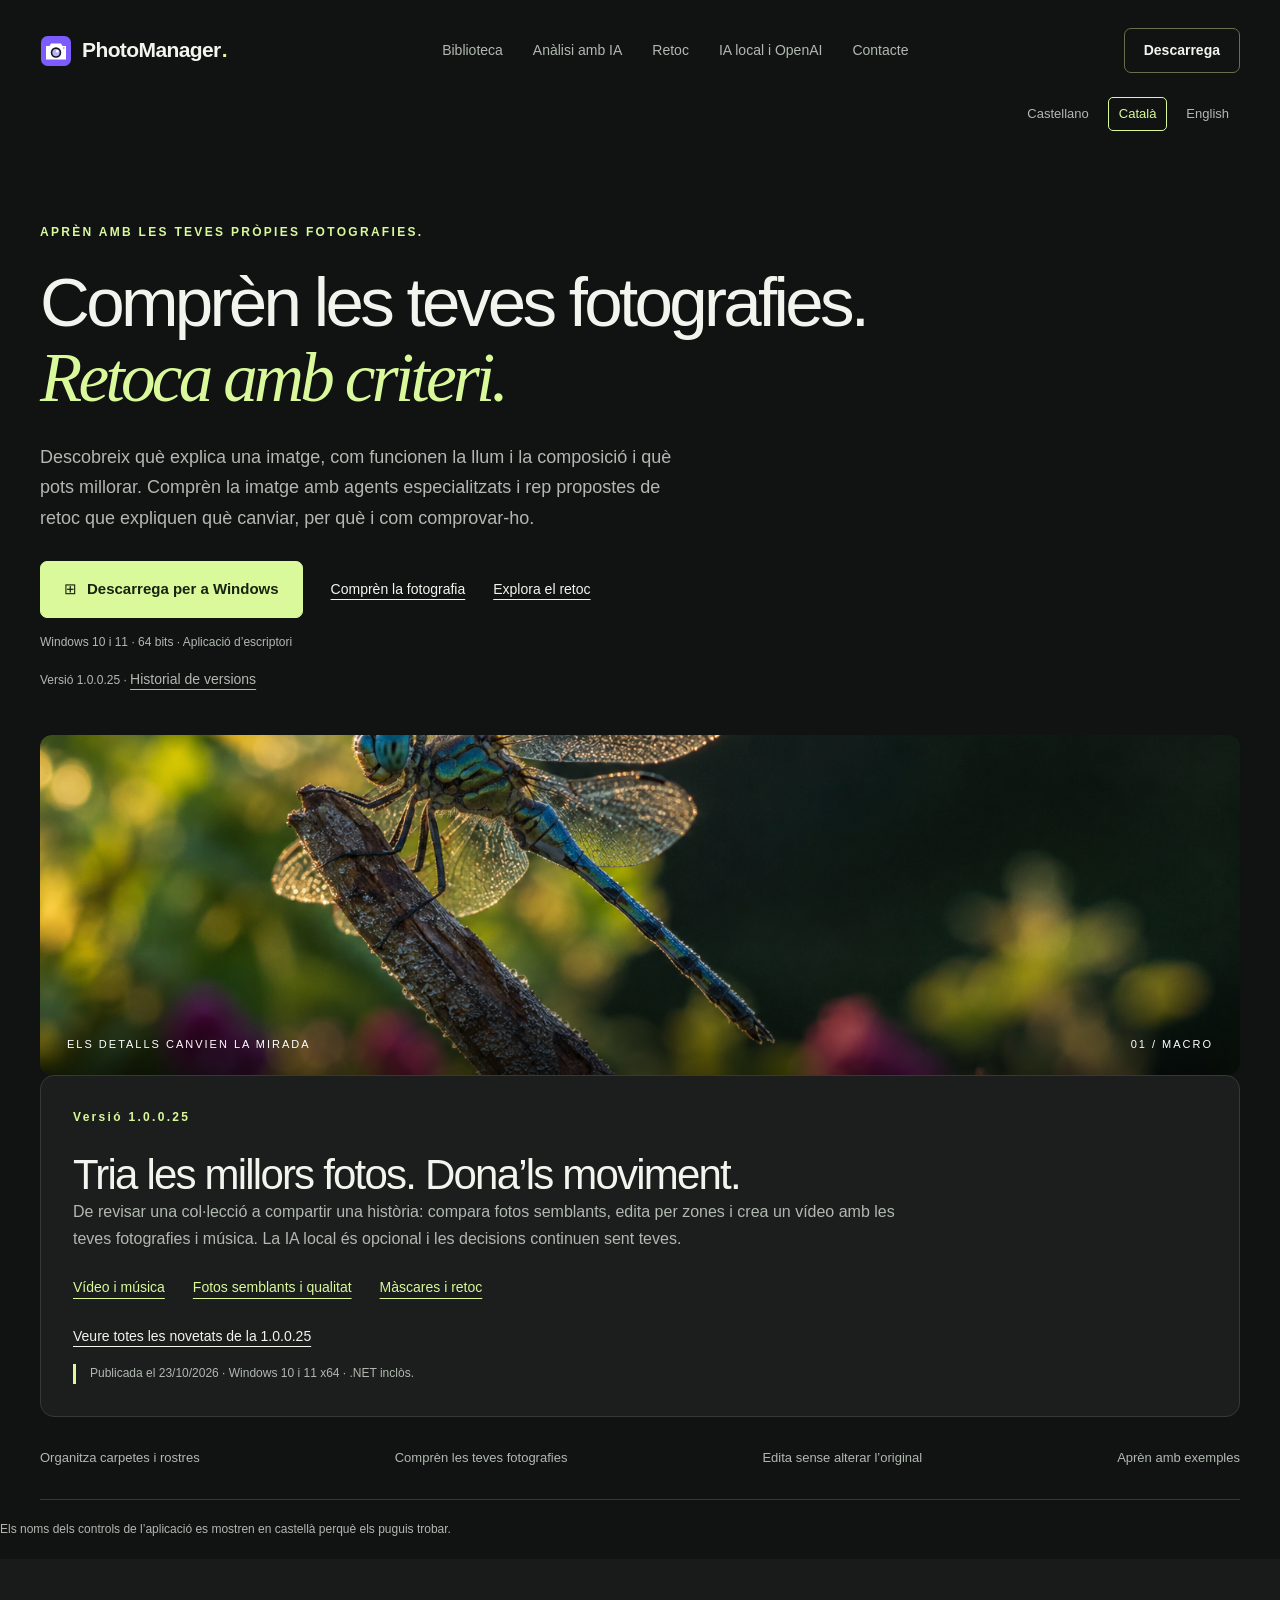
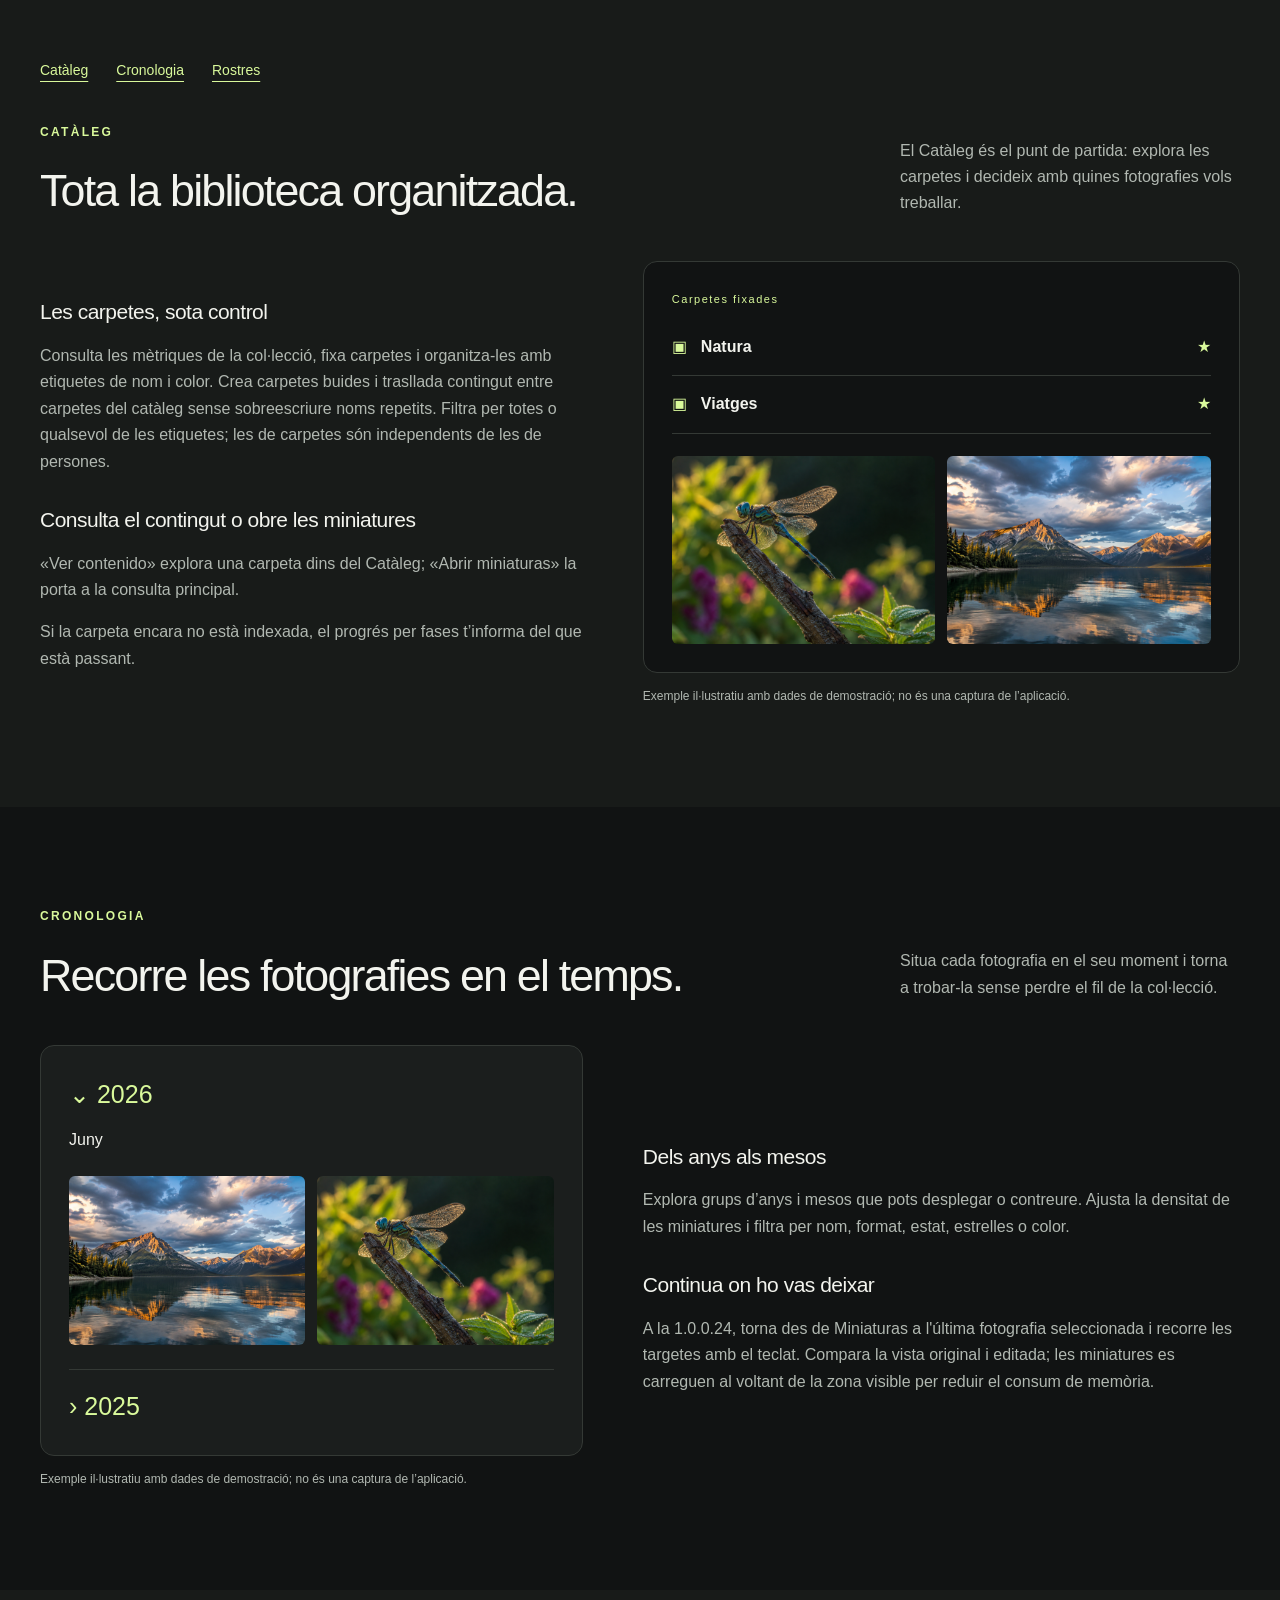
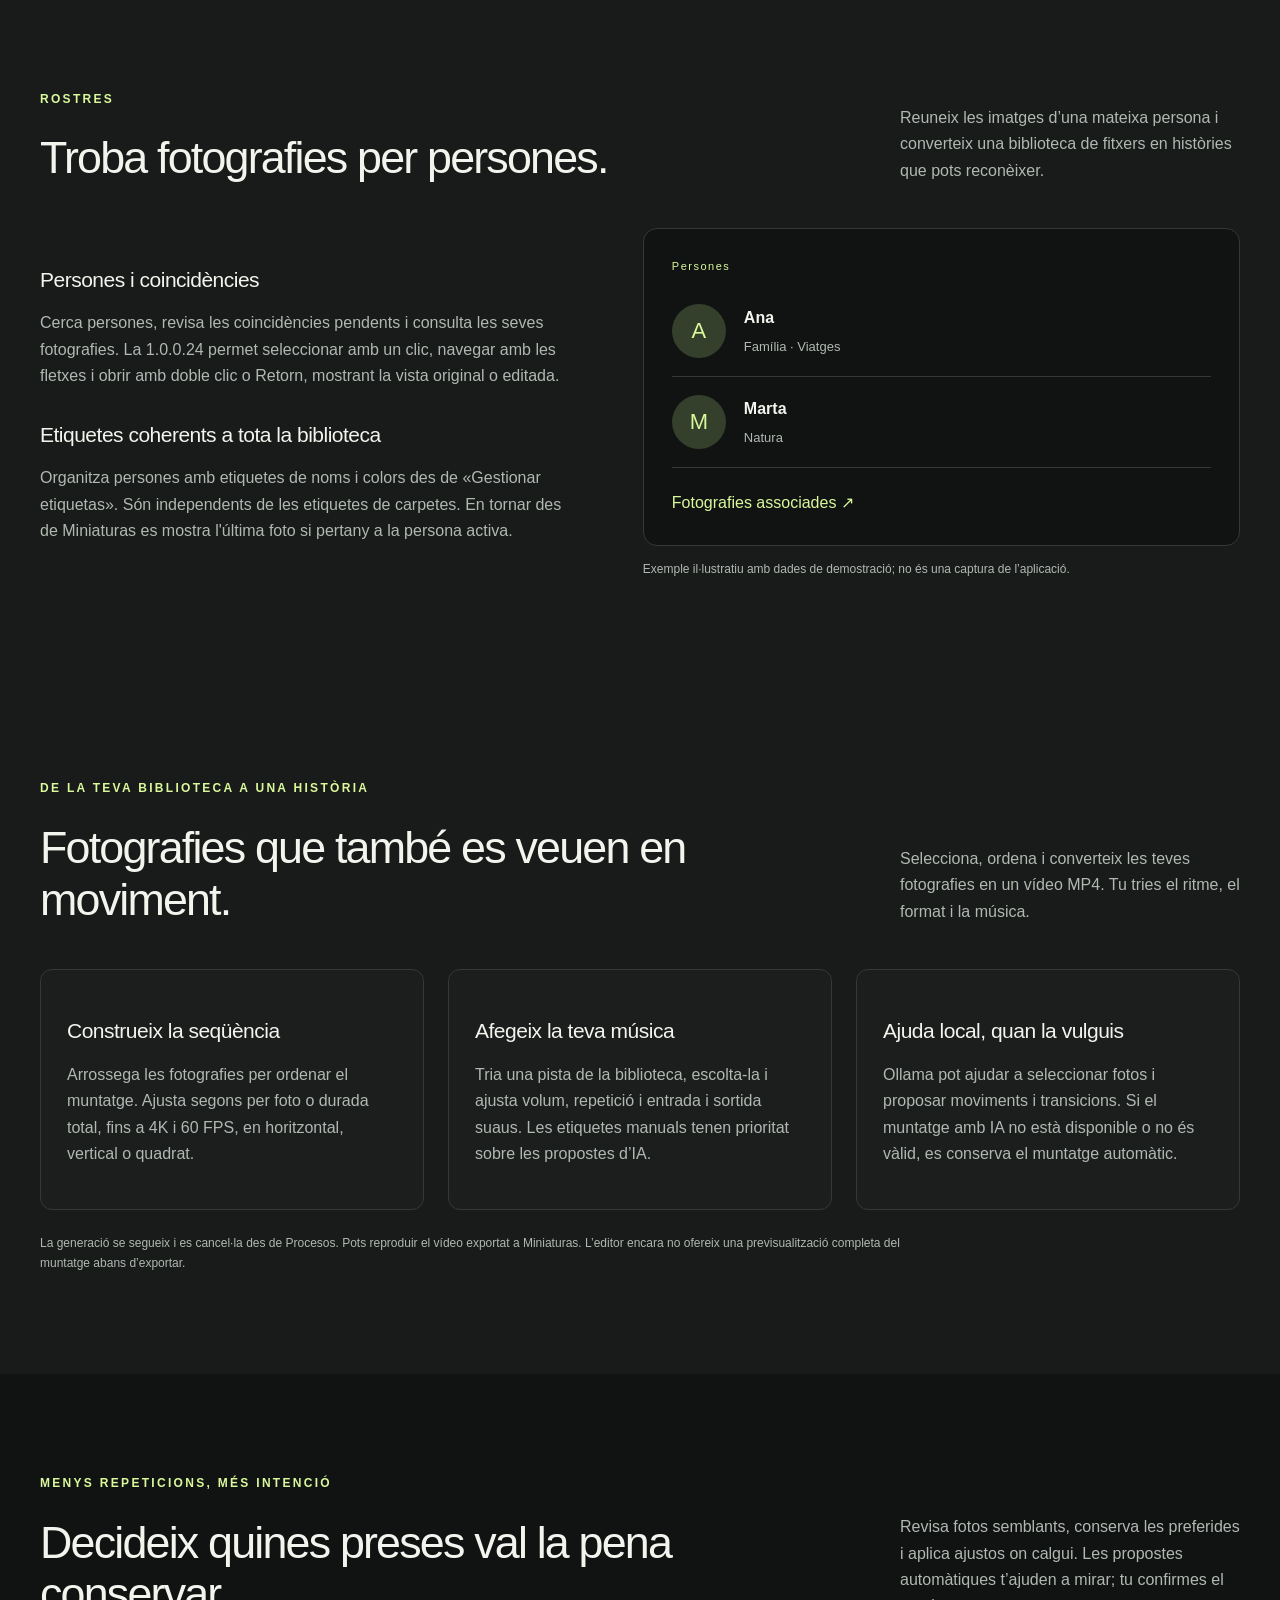
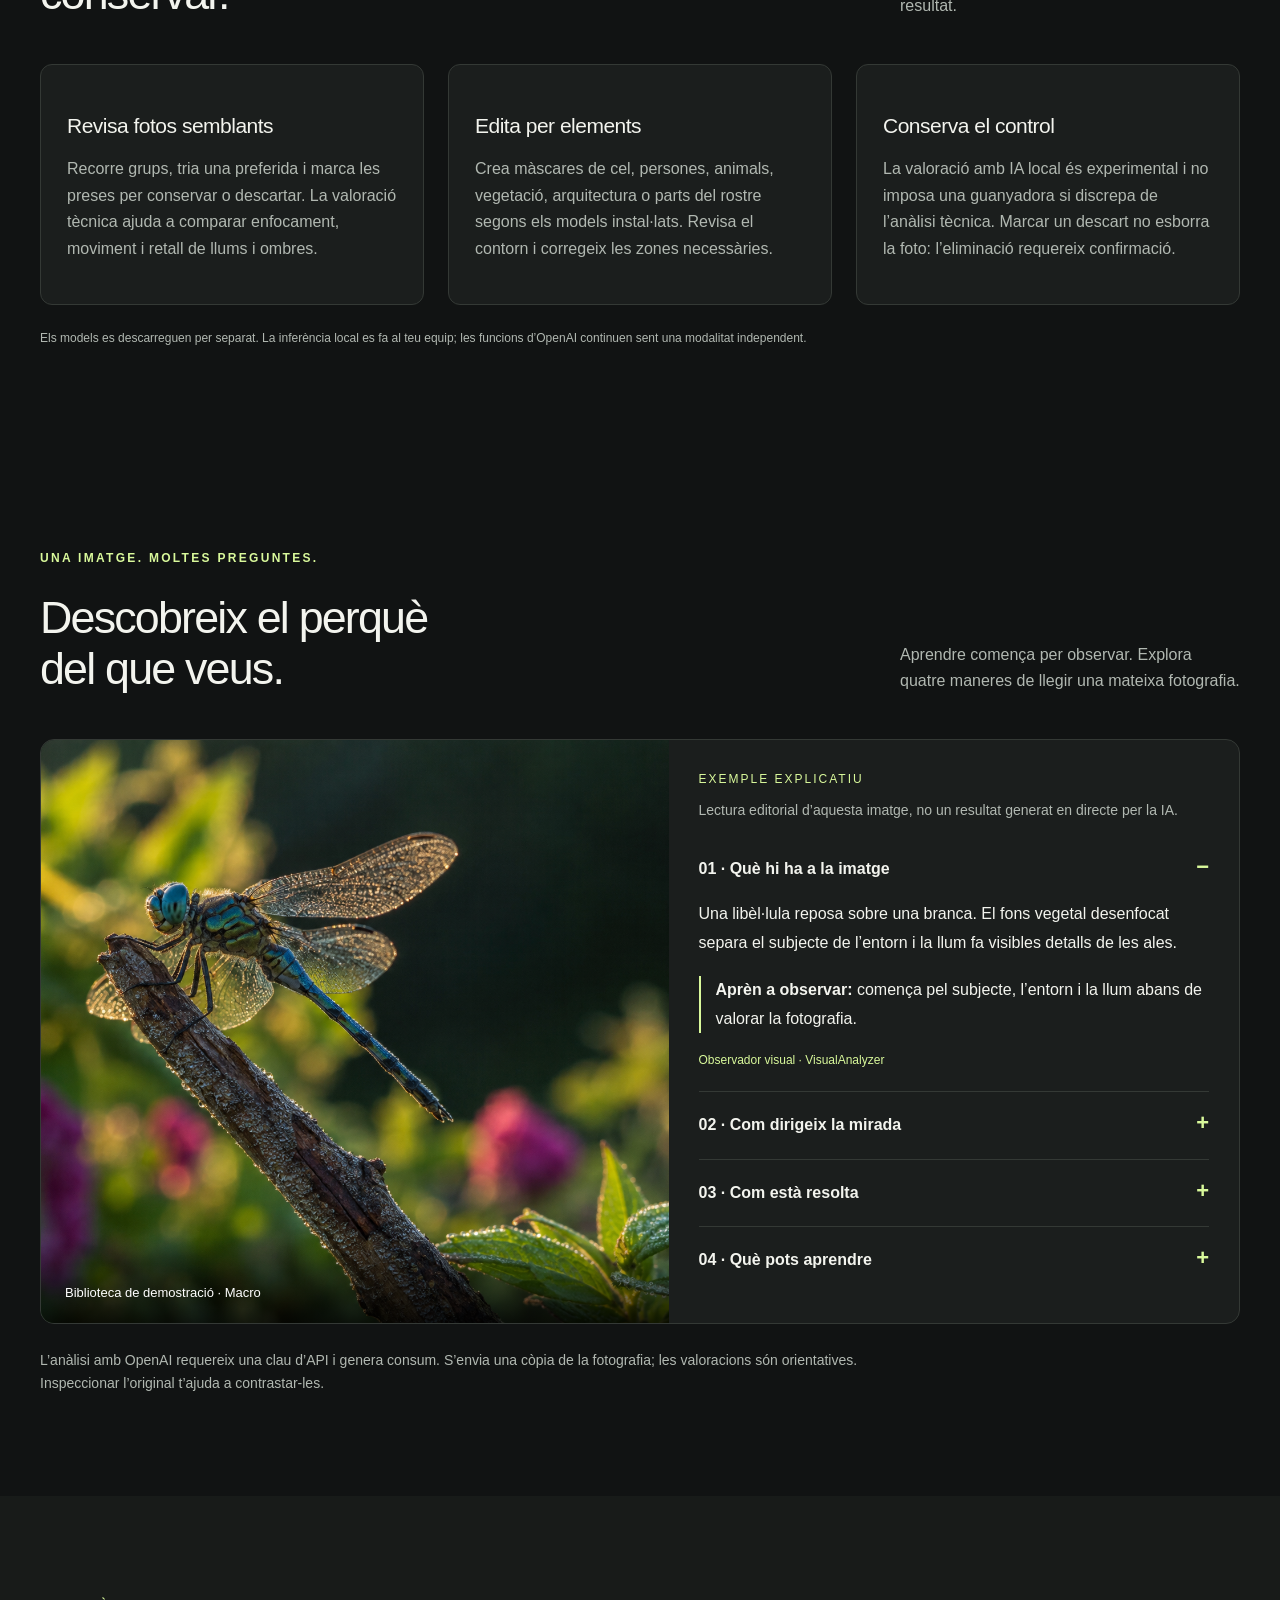
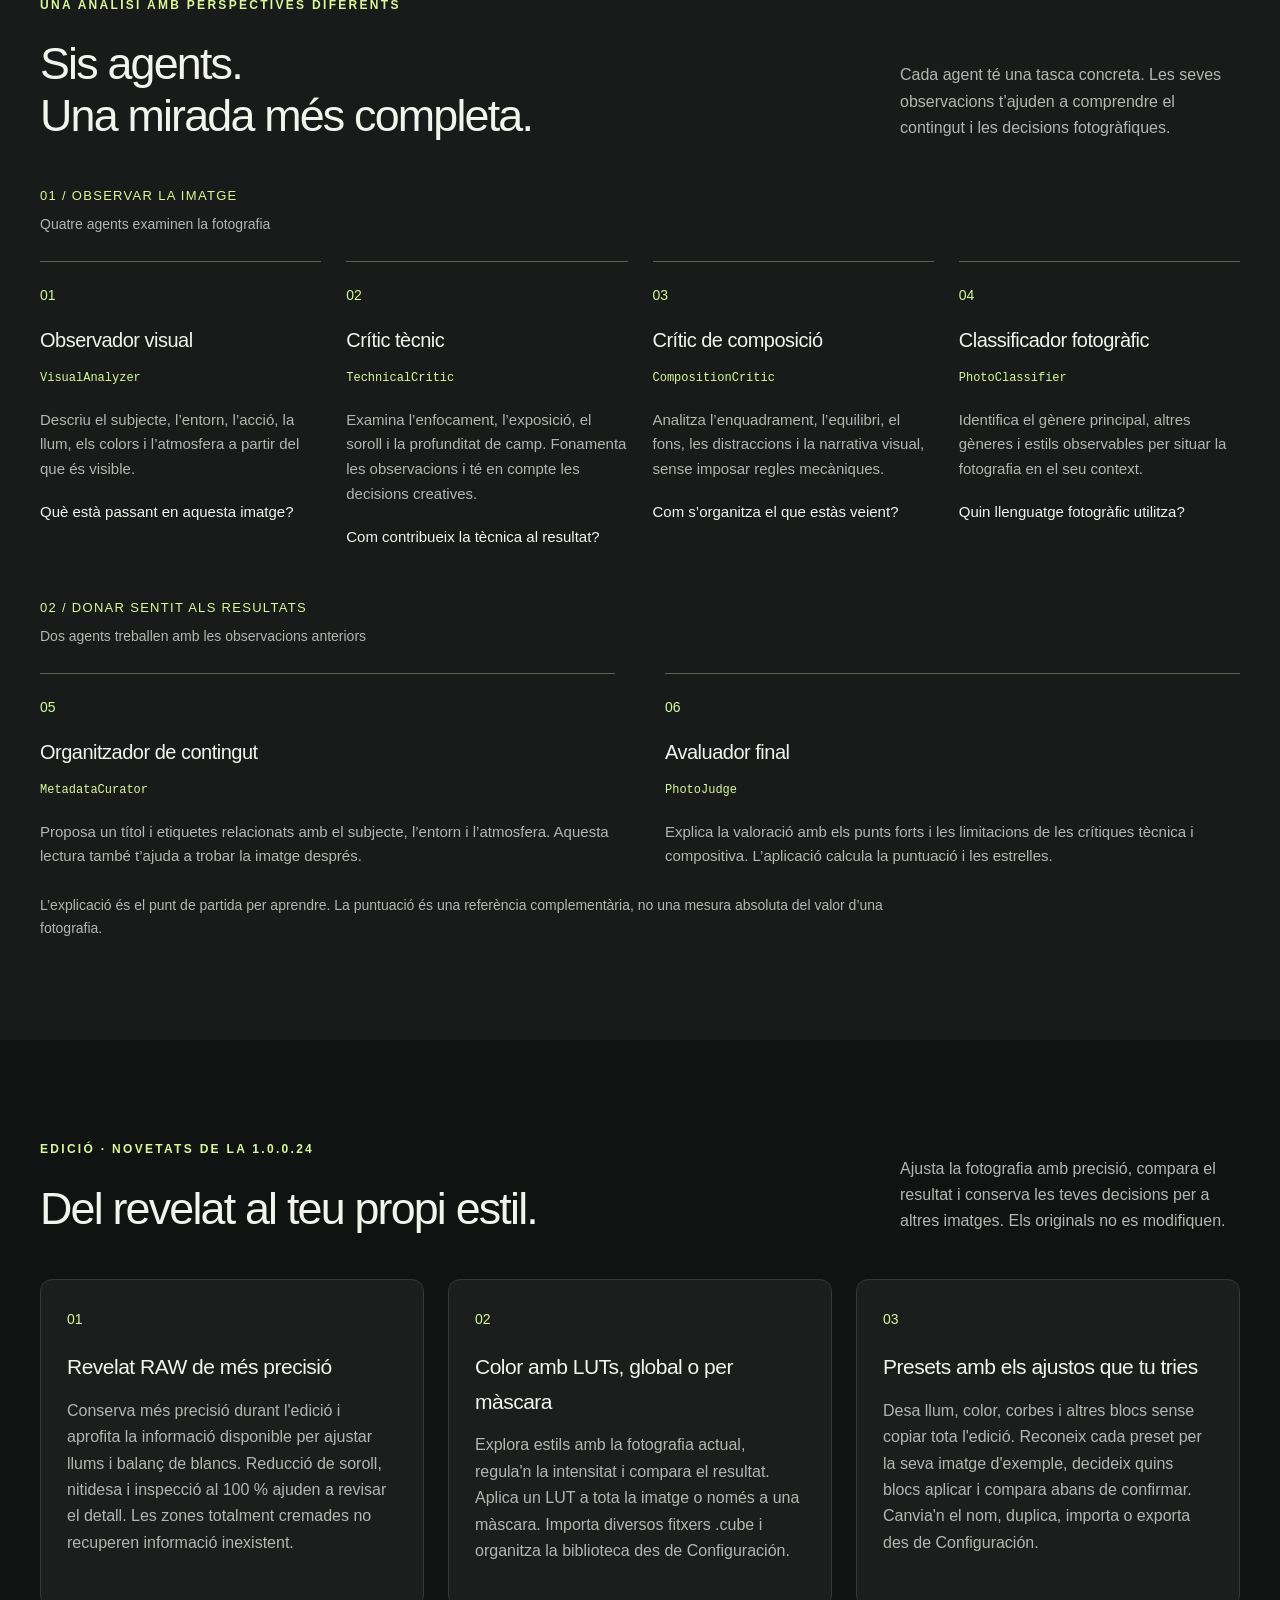
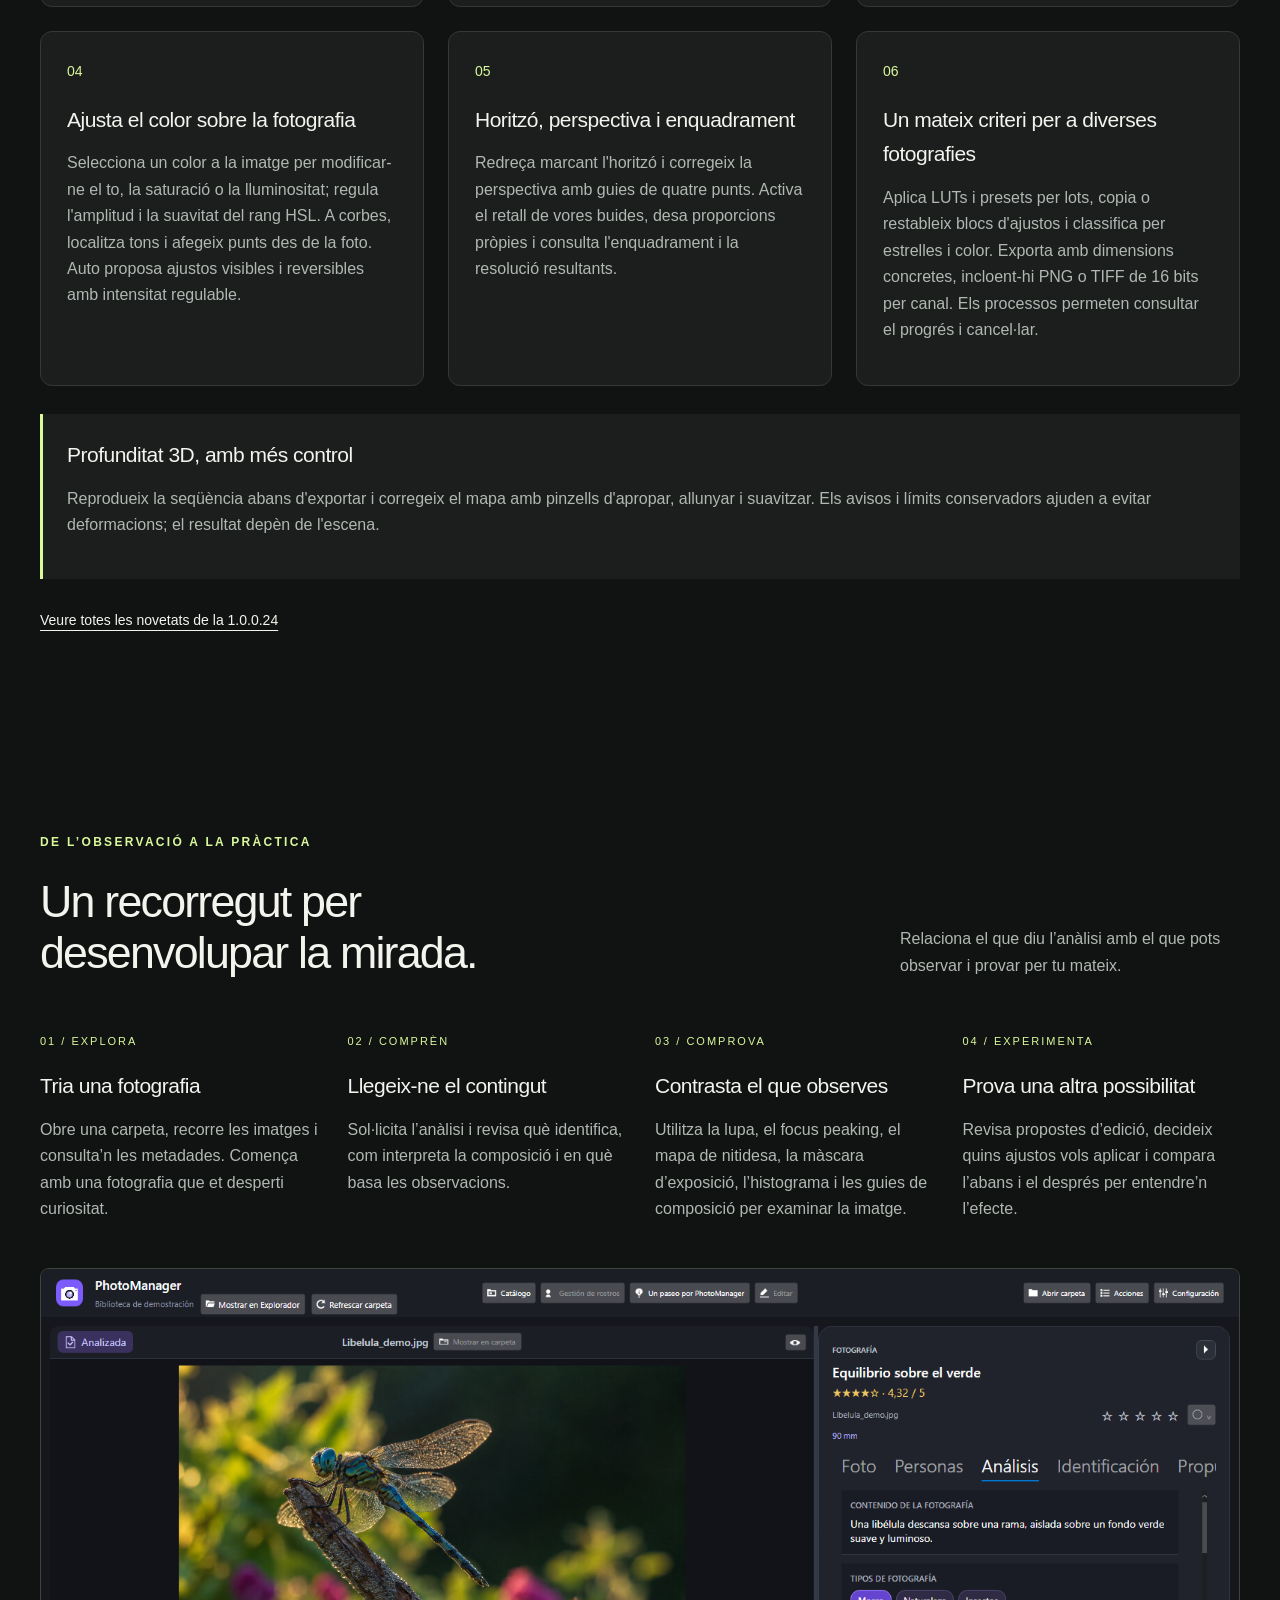
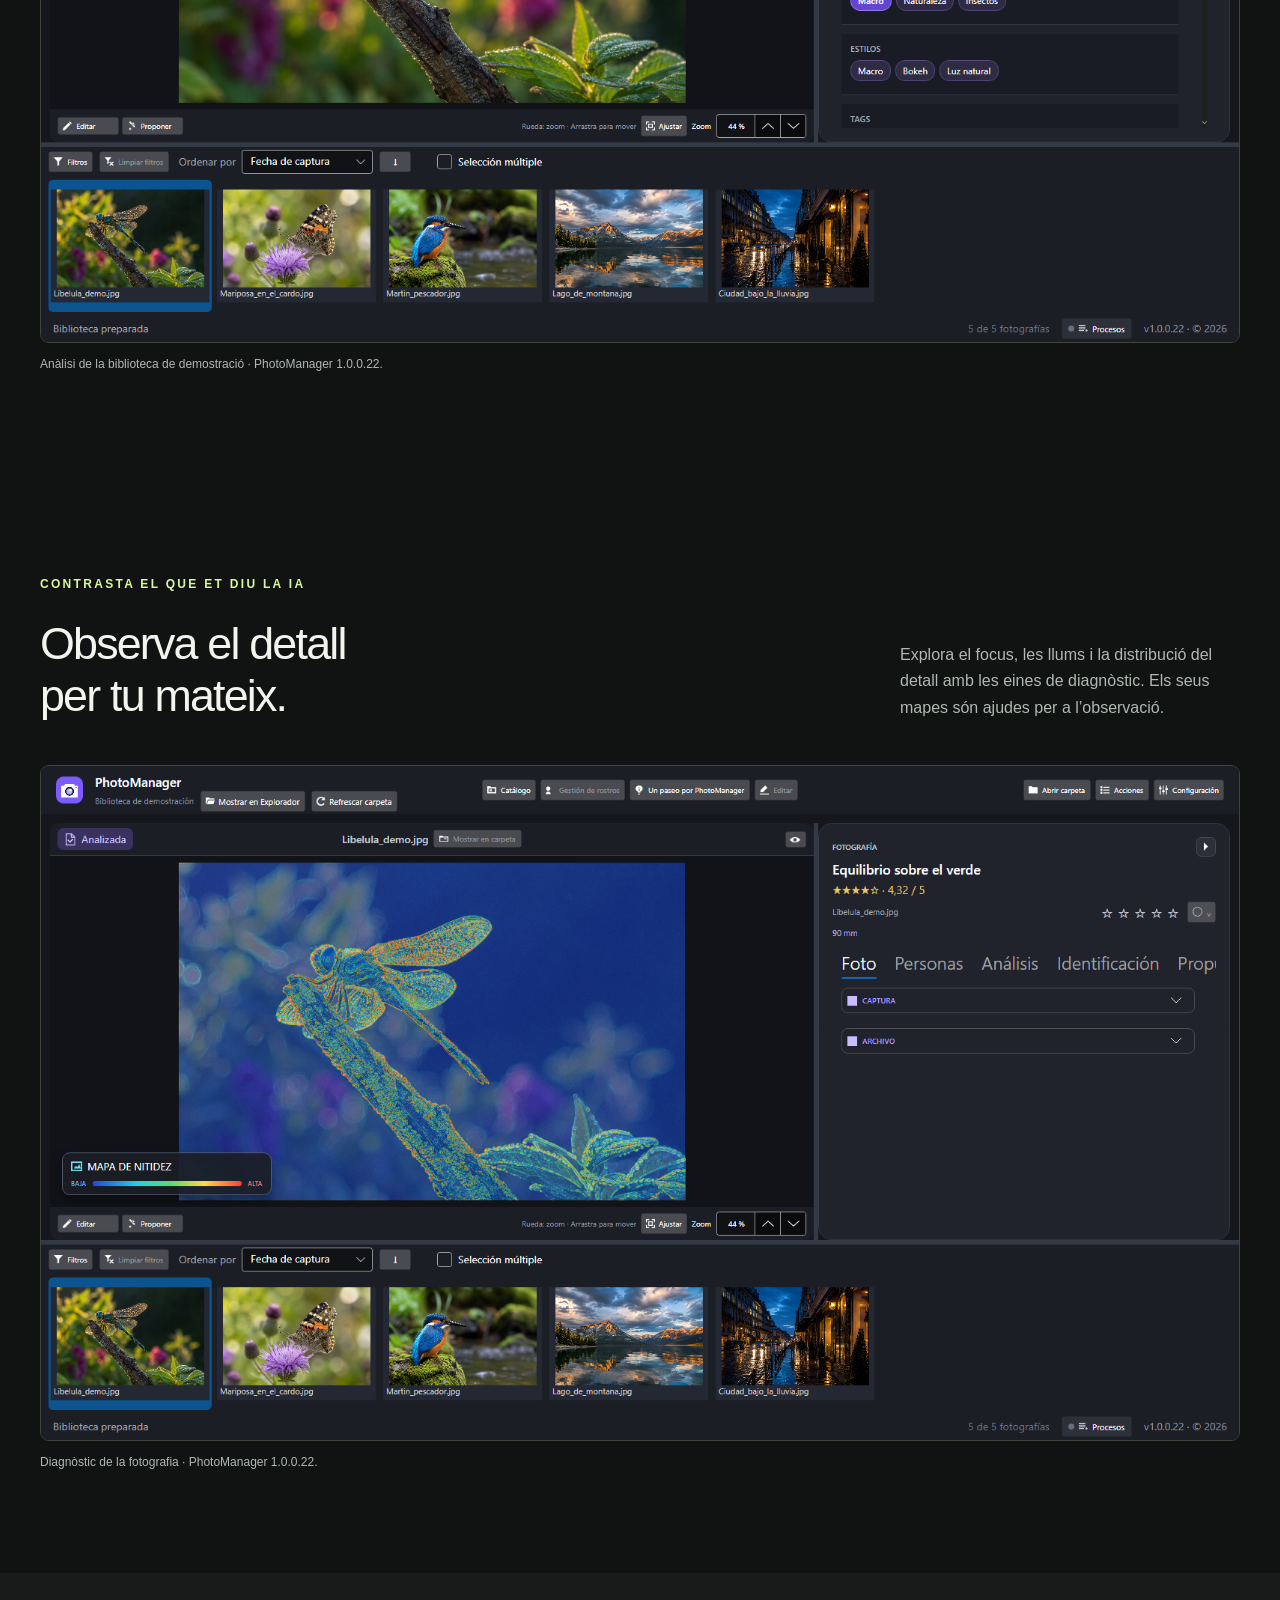
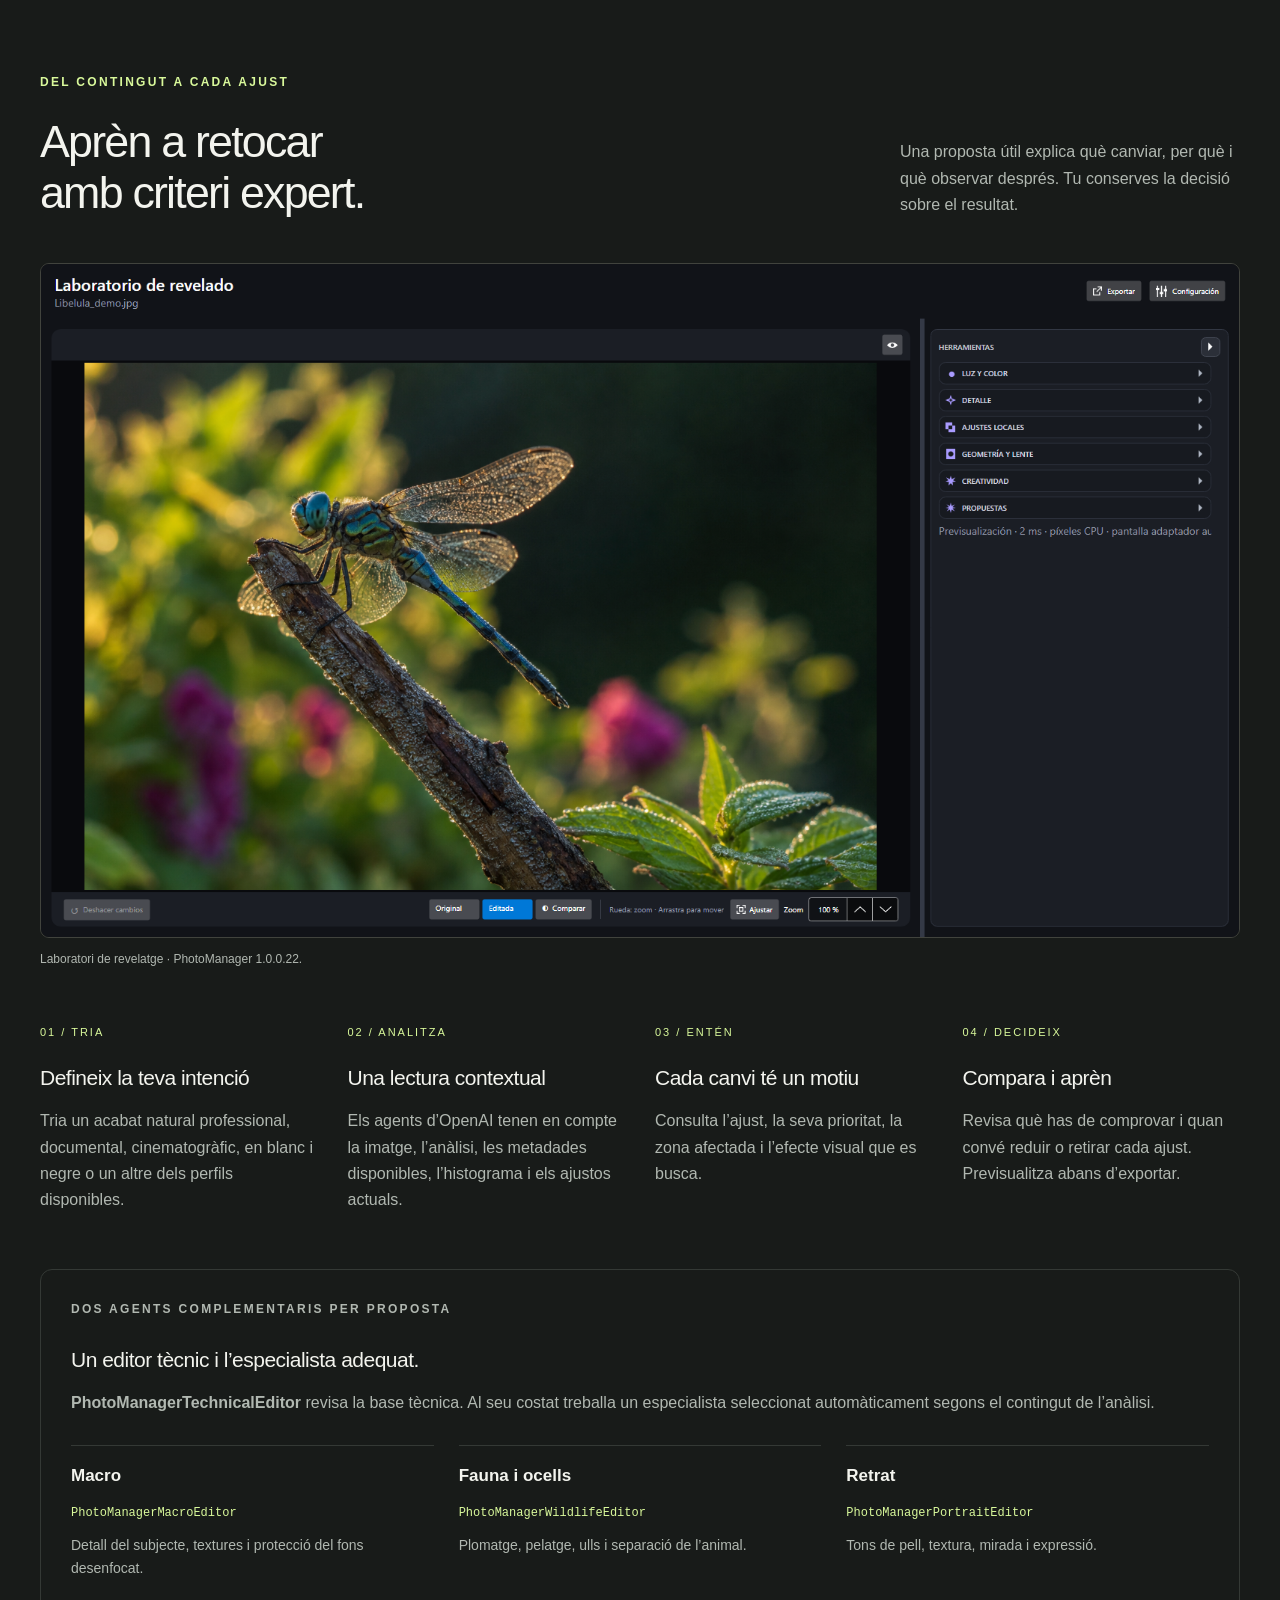
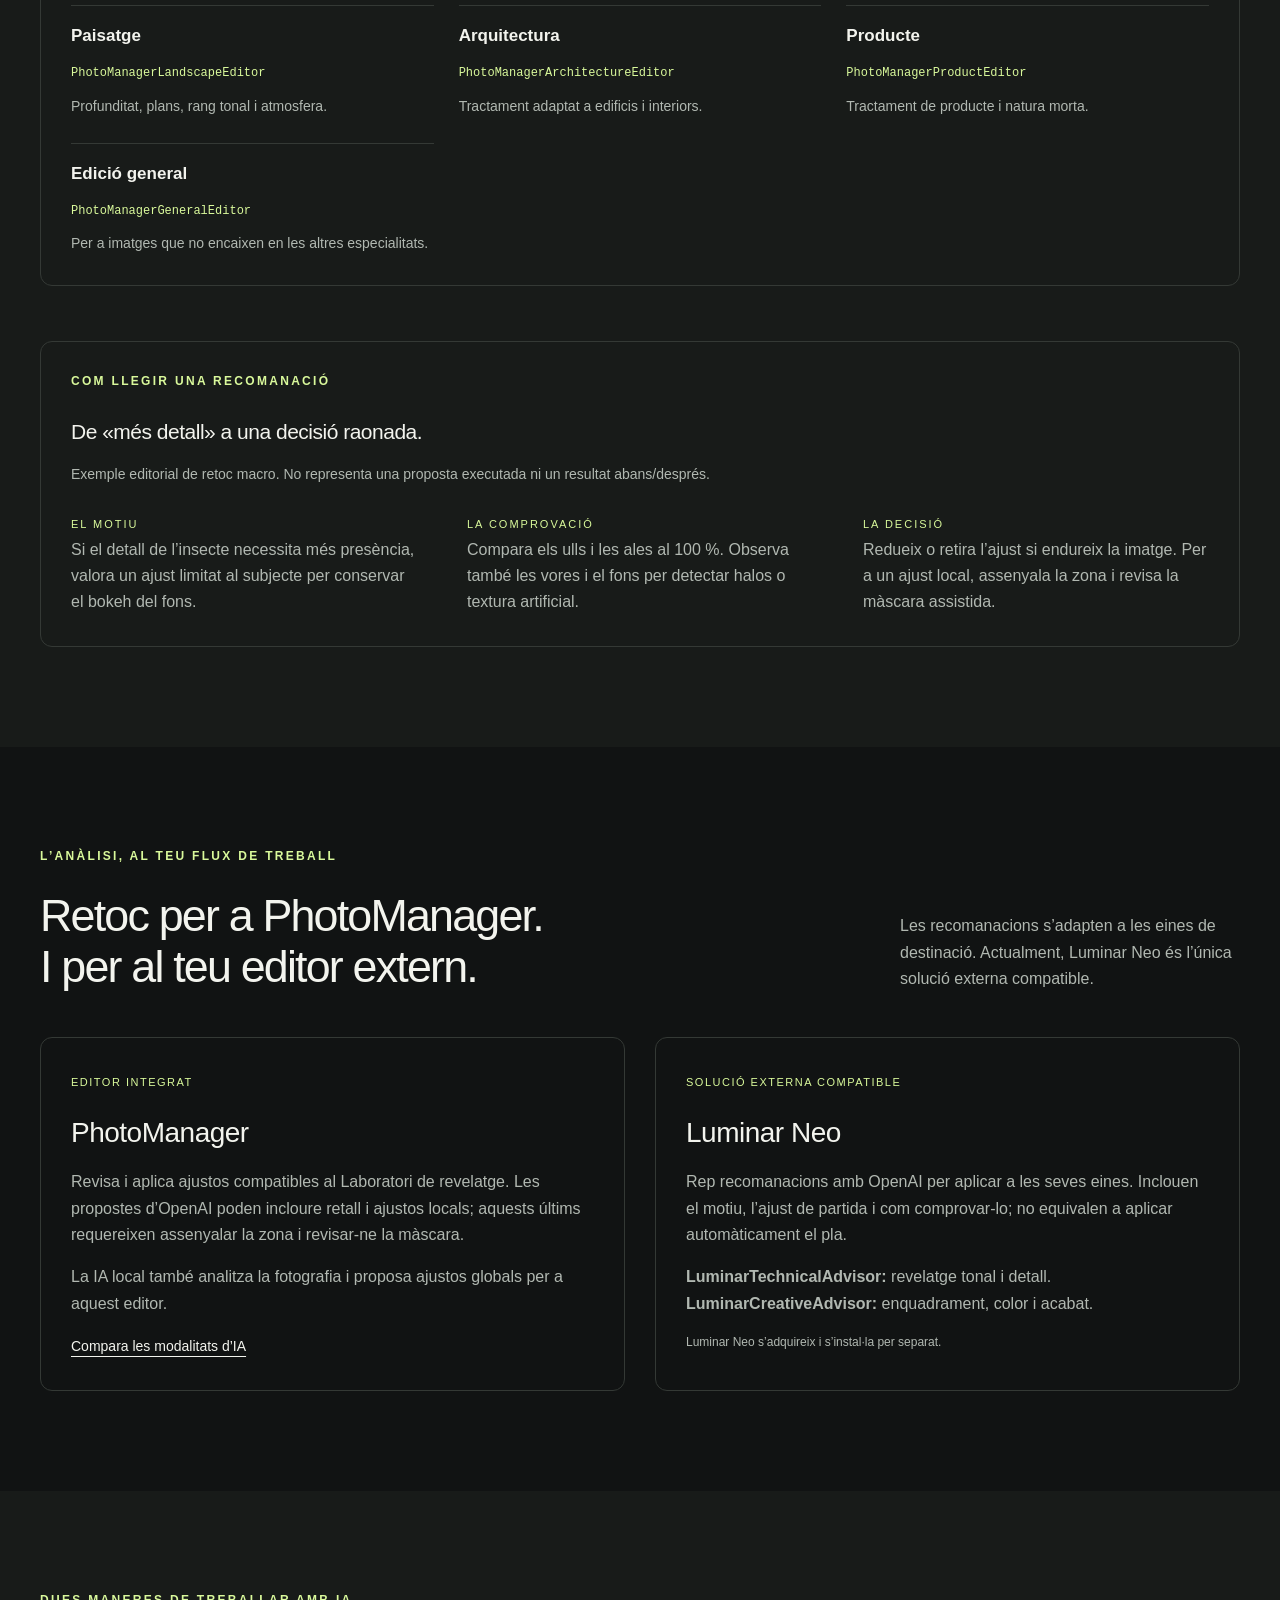
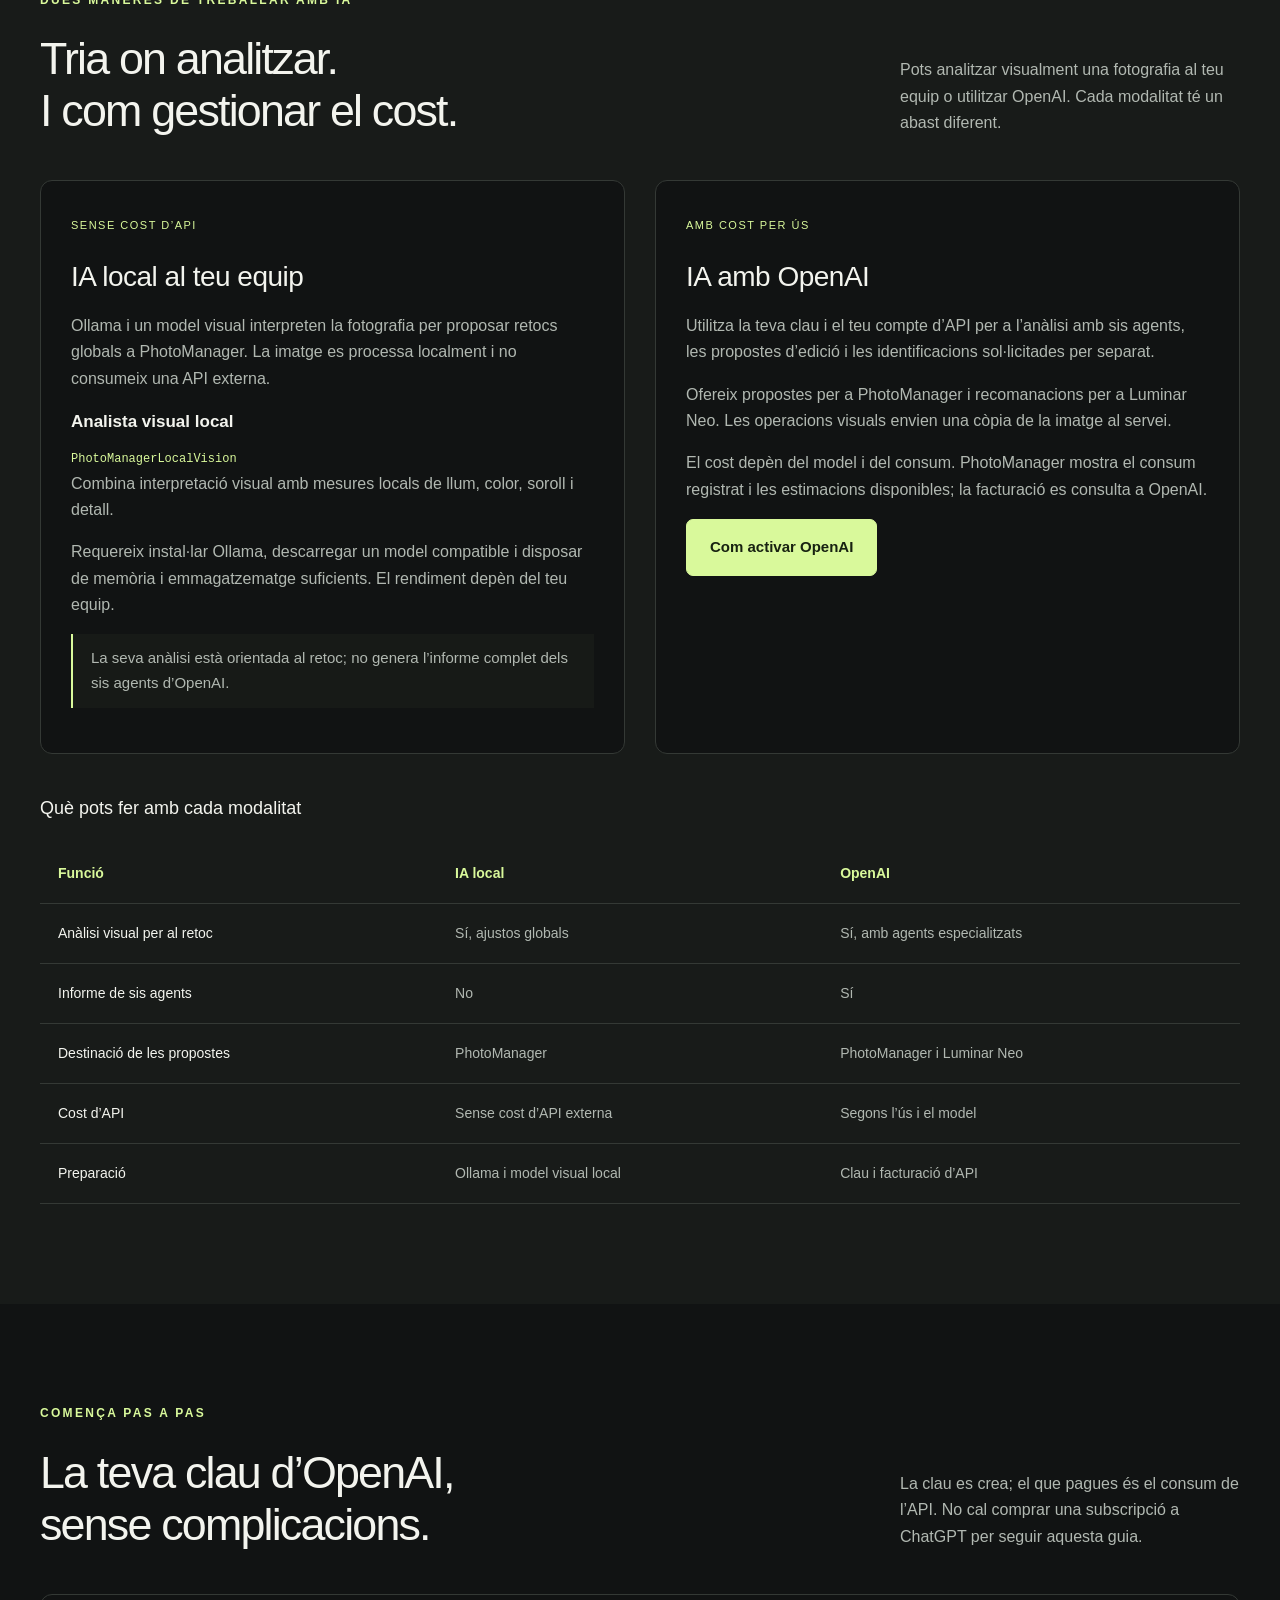
<file: docs/ca/index.html>
<!doctype html>
<html lang="ca">
<head>
  <meta charset="utf-8"><meta name="viewport" content="width=device-width, initial-scale=1">
  <title>PhotoManager — Comprèn les teves fotografies. Retoca amb criteri.</title>
  <meta name="description" content="Organitza, compara i edita les teves fotografies amb PhotoManager per a Windows. Crea vídeos amb música, revisa preses semblants i utilitza màscares automàtiques amb IA local opcional.">
  <meta name="theme-color" content="#111313">
  <link rel="icon" href="../assets/favicon.svg" type="image/svg+xml">
  <link rel="stylesheet" href="../styles.css">
  <link rel="canonical" href="https://gtrepat.github.io/PhotoManager.Downloads/ca/">
  <link rel="alternate" hreflang="es" href="https://gtrepat.github.io/PhotoManager.Downloads/">
  <link rel="alternate" hreflang="ca" href="https://gtrepat.github.io/PhotoManager.Downloads/ca/">
  <link rel="alternate" hreflang="en" href="https://gtrepat.github.io/PhotoManager.Downloads/en/">
  <link rel="alternate" hreflang="x-default" href="https://gtrepat.github.io/PhotoManager.Downloads/">
  <script id="site-messages" type="application/json">{"language":"Idioma","interfaceNote":"Els noms dels controls de l’aplicació es mostren en castellà perquè els puguis trobar.","unavailable":"La publicació de la versió 1.0.0.25 encara no està disponible a GitHub.","missing":"La versió consultada encara no inclou instal·lador. La descàrrega de la 1.0.0.25 continua disponible.","error":"No s’ha pogut comprovar l’última versió. La descàrrega de la 1.0.0.25 continua disponible.","download":"Descarrega per a Windows","latest":"Última versió estable disponible.","latestTitle":"Última versió","copied":"Correu copiat.","copyError":"No s’ha pogut copiar. Selecciona l’adreça i copia-la manualment.","dateLocale":"ca-ES","versionLabel":"Versió","repository":"GTREPAT/PhotoManager.Downloads","version":"1.0.0.25"}</script>
  <script src="../i18n.js" defer></script>
  <script src="../app.js" defer></script><script src="../contact.js" defer></script>
</head>
<body>
<a class="skip" href="#contenido">Salta al contingut</a>
<header class="header wrap">
  <a class="brand" href="#" aria-label="PhotoManager, inici"><img src="../assets/favicon.svg" width="32" height="32" alt="">PhotoManager<span class="brand-dot">.</span></a>
  <nav aria-label="Navegació principal"><a href="#biblioteca">Biblioteca</a><a href="#analisis">Anàlisi amb IA</a><a href="#edicion">Retoc</a><a href="#modalidades">IA local i OpenAI</a><a href="#contacto">Contacte</a></nav>
  <a class="button small" href="#descarga">Descarrega</a>
  <nav class="language-switch" aria-label="Idioma"><a href="../index.html" lang="es" hreflang="es" data-language="es">Castellano</a><a href="index.html" lang="ca" hreflang="ca" data-language="ca" aria-current="page">Català</a><a href="../en/index.html" lang="en" hreflang="en" data-language="en">English</a></nav>
</header>
<main id="contenido">
  <section class="hero wrap">
    <div class="hero-copy"><p class="eyebrow">APRÈN AMB LES TEVES PRÒPIES FOTOGRAFIES.</p>
    <h1>Comprèn les teves fotografies.<br><em>Retoca amb criteri.</em></h1>
    <p class="intro">Descobreix què explica una imatge, com funcionen la llum i la composició i què pots millorar. Comprèn la imatge amb agents especialitzats i rep propostes de retoc que expliquen què canviar, per què i com comprovar-ho.</p>
    <div class="actions"><a class="button" href="#descarga"><span aria-hidden="true">⊞</span> Descarrega per a Windows</a><a class="text-link" href="#analisis">Comprèn la fotografia</a><a class="text-link" href="#edicion">Explora el retoc</a></div>
    <p class="micro">Windows 10 i 11 · 64 bits · Aplicació d’escriptori</p><p class="micro">Versió 1.0.0.25 · <a class="text-link" href="versions.html">Historial de versions</a></p></div>
    <figure class="hero-photo"><img src="../assets/dragonfly.png" alt="Libèl·lula il·luminada a contrallum, fotografia de la biblioteca de demostració de PhotoManager" width="1536" height="1024" fetchpriority="high"><figcaption><span>ELS DETALLS CANVIEN LA MIRADA</span><span>01 / MACRO</span></figcaption></figure>
  </section>

  <section id="novedades-1-0-0-25" class="wrap release-preview" aria-labelledby="release-preview-title">
 <p class="eyebrow">Versió 1.0.0.25</p><h2 id="release-preview-title">Tria les millors fotos. Dona’ls moviment.</h2><p>De revisar una col·lecció a compartir una història: compara fotos semblants, edita per zones i crea un vídeo amb les teves fotografies i música. La IA local és opcional i les decisions continuen sent teves.</p>
 <nav class="library-nav" aria-label="Explorar la biblioteca"><a href="#video-musica">Vídeo i música</a><a href="#seleccion-retoque">Fotos semblants i qualitat</a><a href="#edicion">Màscares i retoc</a></nav>
 <a class="text-link" href="versions.html#version-1-0-0-25">Veure totes les novetats de la 1.0.0.25</a><p class="micro release-status">Publicada el 23/10/2026 · Windows 10 i 11 x64 · .NET inclòs.</p></section>
  <div class="feature-strip wrap"><span>Organitza carpetes i rostres</span><span>Comprèn les teves fotografies</span><span>Edita sense alterar l’original</span><span>Aprèn amb exemples</span></div>
  <p class="wrap micro interface-note">Els noms dels controls de l’aplicació es mostren en castellà perquè els puguis trobar.</p>
  <section id="biblioteca" class="section workspace"><div class="wrap">
    <nav class="library-nav" aria-label="Explorar la biblioteca"><a href="#biblioteca">Catàleg</a><a href="#cronologia">Cronologia</a><a href="#rostros">Rostres</a></nav>
    <div class="section-heading"><div><p class="eyebrow">CATÀLEG</p><h2>Tota la biblioteca organitzada.</h2></div><p>El Catàleg és el punt de partida: explora les carpetes i decideix amb quines fotografies vols treballar.</p></div>
    <div class="library-block">
      <div class="library-copy"><h3>Les carpetes, sota control</h3><p>Consulta les mètriques de la col·lecció, fixa carpetes i organitza-les amb etiquetes de nom i color. Crea carpetes buides i trasllada contingut entre carpetes del catàleg sense sobreescriure noms repetits. Filtra per totes o qualsevol de les etiquetes; les de carpetes són independents de les de persones.</p><h3>Consulta el contingut o obre les miniatures</h3><p>«Ver contenido» explora una carpeta dins del Catàleg; «Abrir miniaturas» la porta a la consulta principal.</p><p>Si la carpeta encara no està indexada, el progrés per fases t’informa del que està passant.</p></div>
      <figure class="library-visual"><div class="library-demo"><p class="tag">Carpetes fixades</p><div class="folder-demo"><span aria-hidden="true">▣</span><strong>Natura</strong><span aria-hidden="true">★</span></div><div class="folder-demo"><span aria-hidden="true">▣</span><strong>Viatges</strong><span aria-hidden="true">★</span></div><div class="demo-photos"><img src="../assets/dragonfly.png" alt="Libèl·lula en una fotografia de demostració" width="1536" height="1024" loading="lazy"><img src="../assets/landscape.png" alt="Llac i muntanyes en una fotografia de demostració" loading="lazy"></div></div><figcaption>Exemple il·lustratiu amb dades de demostració; no és una captura de l’aplicació.</figcaption></figure>
    </div>
  </div></section>
  <section id="cronologia" class="section wrap">
    <div class="section-heading"><div><p class="eyebrow">CRONOLOGIA</p><h2>Recorre les fotografies en el temps.</h2></div><p>Situa cada fotografia en el seu moment i torna a trobar-la sense perdre el fil de la col·lecció.</p></div>
    <div class="library-block library-block-reverse">
      <div class="library-copy"><h3>Dels anys als mesos</h3><p>Explora grups d’anys i mesos que pots desplegar o contreure. Ajusta la densitat de les miniatures i filtra per nom, format, estat, estrelles o color.</p><h3>Continua on ho vas deixar</h3><p>A la 1.0.0.24, torna des de Miniaturas a l'última fotografia seleccionada i recorre les targetes amb el teclat. Compara la vista original i editada; les miniatures es carreguen al voltant de la zona visible per reduir el consum de memòria.</p></div>
      <figure class="library-visual"><div class="library-demo timeline-demo"><p class="demo-year"><span aria-hidden="true">⌄</span> 2026</p><p>Juny</p><div class="demo-photos"><img src="../assets/landscape.png" alt="Llac i muntanyes en una fotografia de demostració" loading="lazy"><img src="../assets/dragonfly.png" alt="Libèl·lula en una fotografia de demostració" width="1536" height="1024" loading="lazy"></div><p class="demo-year"><span aria-hidden="true">›</span> 2025</p></div><figcaption>Exemple il·lustratiu amb dades de demostració; no és una captura de l’aplicació.</figcaption></figure>
    </div>
  </section>
  <section id="rostros" class="section workspace"><div class="wrap">
    <div class="section-heading"><div><p class="eyebrow">ROSTRES</p><h2>Troba fotografies per persones.</h2></div><p>Reuneix les imatges d’una mateixa persona i converteix una biblioteca de fitxers en històries que pots reconèixer.</p></div>
    <div class="library-block">
      <div class="library-copy"><h3>Persones i coincidències</h3><p>Cerca persones, revisa les coincidències pendents i consulta les seves fotografies. La 1.0.0.24 permet seleccionar amb un clic, navegar amb les fletxes i obrir amb doble clic o Retorn, mostrant la vista original o editada.</p><h3>Etiquetes coherents a tota la biblioteca</h3><p>Organitza persones amb etiquetes de noms i colors des de «Gestionar etiquetas». Són independents de les etiquetes de carpetes. En tornar des de Miniaturas es mostra l'última foto si pertany a la persona activa.</p></div>
      <figure class="library-visual"><div class="library-demo"><p class="tag">Persones</p><div class="person-demo"><span class="demo-avatar" aria-hidden="true">A</span><div><strong>Ana</strong><p>Família · Viatges</p></div></div><div class="person-demo"><span class="demo-avatar" aria-hidden="true">M</span><div><strong>Marta</strong><p>Natura</p></div></div><p class="demo-related">Fotografies associades <span aria-hidden="true">↗</span></p></div><figcaption>Exemple il·lustratiu amb dades de demostració; no és una captura de l’aplicació.</figcaption></figure>
    </div>
  </div></section>
<section id="video-musica" class="section workspace"><div class="wrap">
 <div class="section-heading"><div><p class="eyebrow">DE LA TEVA BIBLIOTECA A UNA HISTÒRIA</p><h2>Fotografies que també es veuen en moviment.</h2></div><p>Selecciona, ordena i converteix les teves fotografies en un vídeo MP4. Tu tries el ritme, el format i la música.</p></div>
 <div class="editing-grid"><article><h3>Construeix la seqüència</h3><p>Arrossega les fotografies per ordenar el muntatge. Ajusta segons per foto o durada total, fins a 4K i 60 FPS, en horitzontal, vertical o quadrat.</p></article><article><h3>Afegeix la teva música</h3><p>Tria una pista de la biblioteca, escolta-la i ajusta volum, repetició i entrada i sortida suaus. Les etiquetes manuals tenen prioritat sobre les propostes d’IA.</p></article><article><h3>Ajuda local, quan la vulguis</h3><p>Ollama pot ajudar a seleccionar fotos i proposar moviments i transicions. Si el muntatge amb IA no està disponible o no és vàlid, es conserva el muntatge automàtic.</p></article></div><p class="micro product-note">La generació se segueix i es cancel·la des de Procesos. Pots reproduir el vídeo exportat a Miniaturas. L’editor encara no ofereix una previsualització completa del muntatge abans d’exportar.</p></div></section>
 <section id="seleccion-retoque" class="section wrap"><div class="section-heading"><div><p class="eyebrow">MENYS REPETICIONS, MÉS INTENCIÓ</p><h2>Decideix quines preses val la pena conservar.</h2></div><p>Revisa fotos semblants, conserva les preferides i aplica ajustos on calgui. Les propostes automàtiques t’ajuden a mirar; tu confirmes el resultat.</p></div>
 <div class="editing-grid"><article><h3>Revisa fotos semblants</h3><p>Recorre grups, tria una preferida i marca les preses per conservar o descartar. La valoració tècnica ajuda a comparar enfocament, moviment i retall de llums i ombres.</p></article><article><h3>Edita per elements</h3><p>Crea màscares de cel, persones, animals, vegetació, arquitectura o parts del rostre segons els models instal·lats. Revisa el contorn i corregeix les zones necessàries.</p></article><article><h3>Conserva el control</h3><p>La valoració amb IA local és experimental i no imposa una guanyadora si discrepa de l’anàlisi tècnica. Marcar un descart no esborra la foto: l’eliminació requereix confirmació.</p></article></div><p class="micro product-note">Els models es descarreguen per separat. La inferència local es fa al teu equip; les funcions d’OpenAI continuen sent una modalitat independent.</p></section>
  <section id="analisis" class="section wrap">
    <div class="section-heading"><div><p class="eyebrow">UNA IMATGE. MOLTES PREGUNTES.</p><h2>Descobreix el perquè<br>del que veus.</h2></div><p>Aprendre comença per observar. Explora quatre maneres de llegir una mateixa fotografia.</p></div>
    <div class="analysis-demo"><figure class="analysis-photo"><img src="../assets/dragonfly.png" alt="Libèl·lula sobre una branca diagonal, amb les ales il·luminades i el fons desenfocat" width="1536" height="1024" loading="lazy"><figcaption>Biblioteca de demostració · Macro</figcaption></figure>
    <div class="analysis-reading"><p class="example-label">EXEMPLE EXPLICATIU</p><p class="example-note">Lectura editorial d’aquesta imatge, no un resultat generat en directe per la IA.</p>
    <div class="reading-options">
      <details open><summary>01 · Què hi ha a la imatge</summary><div class="reading-body"><p>Una libèl·lula reposa sobre una branca. El fons vegetal desenfocat separa el subjecte de l’entorn i la llum fa visibles detalls de les ales.</p><p class="learning"><strong>Aprèn a observar:</strong> comença pel subjecte, l’entorn i la llum abans de valorar la fotografia.</p><span class="agent-credit">Observador visual · VisualAnalyzer</span></div></details>
      <details><summary>02 · Com dirigeix la mirada</summary><div class="reading-body"><p>La branca travessa l’enquadrament en diagonal. El contrast entre l’insecte i el fons suau ajuda a fixar-hi la mirada; les zones lluminoses del fons també poden atreure l’atenció.</p><p class="learning"><strong>Pregunta’t:</strong> quin element has mirat primer i què t’hi ha portat?</p><span class="agent-credit">Crític de composició · CompositionCritic</span></div></details>
      <details><summary>03 · Com està resolta</summary><div class="reading-body"><p>S’aprecia detall a les ales i una diferència marcada entre el subjecte i el fons desenfocat. Per valorar el focus fi i el soroll, convé comprovar l’original ampliat.</p><p class="learning"><strong>Comprova:</strong> utilitza la lupa i el mapa de nitidesa per explorar on es concentra el detall.</p><span class="agent-credit">Crític tècnic · TechnicalCritic</span></div></details>
      <details><summary>04 · Què pots aprendre</summary><div class="reading-body"><p>La separació del subjecte, la diagonal i la il·luminació de les ales treballen juntes. En revisar una altra fotografia, observa com canvien aquestes relacions amb el punt de vista o amb un fons diferent.</p><p class="learning"><strong>Porta-ho a la propera fotografia:</strong> prova un altre enquadrament i compara el protagonisme del subjecte.</p><span class="agent-credit">Síntesi editorial de l’exemple</span></div></details>
    </div></div></div>
    <p class="analysis-disclosure">L’anàlisi amb OpenAI requereix una clau d’API i genera consum. S’envia una còpia de la fotografia; les valoracions són orientatives. Inspeccionar l’original t’ajuda a contrastar-les.</p>
  </section>
  <section id="agentes" class="workspace section"><div class="wrap">
    <div class="section-heading"><div><p class="eyebrow">UNA ANÀLISI AMB PERSPECTIVES DIFERENTS</p><h2>Sis agents.<br>Una mirada més completa.</h2></div><p>Cada agent té una tasca concreta. Les seves observacions t’ajuden a comprendre el contingut i les decisions fotogràfiques.</p></div>
    <p class="phase-label">01 / OBSERVAR LA IMATGE <span>Quatre agents examinen la fotografia</span></p>
    <div class="agent-grid">
      <article><span class="number">01</span><h3>Observador visual</h3><code>VisualAnalyzer</code><p>Descriu el subjecte, l’entorn, l’acció, la llum, els colors i l’atmosfera a partir del que és visible.</p><p class="agent-question">Què està passant en aquesta imatge?</p></article>
      <article><span class="number">02</span><h3>Crític tècnic</h3><code>TechnicalCritic</code><p>Examina l’enfocament, l’exposició, el soroll i la profunditat de camp. Fonamenta les observacions i té en compte les decisions creatives.</p><p class="agent-question">Com contribueix la tècnica al resultat?</p></article>
      <article><span class="number">03</span><h3>Crític de composició</h3><code>CompositionCritic</code><p>Analitza l’enquadrament, l’equilibri, el fons, les distraccions i la narrativa visual, sense imposar regles mecàniques.</p><p class="agent-question">Com s’organitza el que estàs veient?</p></article>
      <article><span class="number">04</span><h3>Classificador fotogràfic</h3><code>PhotoClassifier</code><p>Identifica el gènere principal, altres gèneres i estils observables per situar la fotografia en el seu context.</p><p class="agent-question">Quin llenguatge fotogràfic utilitza?</p></article>
    </div>
    <p class="phase-label second-phase">02 / DONAR SENTIT ALS RESULTATS <span>Dos agents treballen amb les observacions anteriors</span></p>
    <div class="agent-grid synthesis">
      <article><span class="number">05</span><h3>Organitzador de contingut</h3><code>MetadataCurator</code><p>Proposa un títol i etiquetes relacionats amb el subjecte, l’entorn i l’atmosfera. Aquesta lectura també t’ajuda a trobar la imatge després.</p></article>
      <article><span class="number">06</span><h3>Avaluador final</h3><code>PhotoJudge</code><p>Explica la valoració amb els punts forts i les limitacions de les crítiques tècnica i compositiva. L’aplicació calcula la puntuació i les estrelles.</p></article>
    </div><p class="agent-footnote">L’explicació és el punt de partida per aprendre. La puntuació és una referència complementària, no una mesura absoluta del valor d’una fotografia.</p>
  </div></section>
  <section id="edicion" class="section wrap" aria-labelledby="editing-title">
    <div class="section-heading"><div><p class="eyebrow">EDICIÓ · NOVETATS DE LA 1.0.0.24</p><h2 id="editing-title">Del revelat al teu propi estil.</h2></div><p>Ajusta la fotografia amb precisió, compara el resultat i conserva les teves decisions per a altres imatges. Els originals no es modifiquen.</p></div>
    <div class="editing-grid">
      <article id="revelado-raw"><span class="number" aria-hidden="true">01</span><h3>Revelat RAW de més precisió</h3><p>Conserva més precisió durant l'edició i aprofita la informació disponible per ajustar llums i balanç de blancs. Reducció de soroll, nitidesa i inspecció al 100 % ajuden a revisar el detall. Les zones totalment cremades no recuperen informació inexistent.</p></article>
      <article id="luts"><span class="number" aria-hidden="true">02</span><h3>Color amb LUTs, global o per màscara</h3><p>Explora estils amb la fotografia actual, regula'n la intensitat i compara el resultat. Aplica un LUT a tota la imatge o només a una màscara. Importa diversos fitxers .cube i organitza la biblioteca des de Configuración.</p></article>
      <article id="presets"><span class="number" aria-hidden="true">03</span><h3>Presets amb els ajustos que tu tries</h3><p>Desa llum, color, corbes i altres blocs sense copiar tota l'edició. Reconeix cada preset per la seva imatge d'exemple, decideix quins blocs aplicar i compara abans de confirmar. Canvia'n el nom, duplica, importa o exporta des de Configuración.</p></article>
      <article><span class="number" aria-hidden="true">04</span><h3>Ajusta el color sobre la fotografia</h3><p>Selecciona un color a la imatge per modificar-ne el to, la saturació o la lluminositat; regula l'amplitud i la suavitat del rang HSL. A corbes, localitza tons i afegeix punts des de la foto. Auto proposa ajustos visibles i reversibles amb intensitat regulable.</p></article>
      <article><span class="number" aria-hidden="true">05</span><h3>Horitzó, perspectiva i enquadrament</h3><p>Redreça marcant l'horitzó i corregeix la perspectiva amb guies de quatre punts. Activa el retall de vores buides, desa proporcions pròpies i consulta l'enquadrament i la resolució resultants.</p></article>
      <article><span class="number" aria-hidden="true">06</span><h3>Un mateix criteri per a diverses fotografies</h3><p>Aplica LUTs i presets per lots, copia o restableix blocs d'ajustos i classifica per estrelles i color. Exporta amb dimensions concretes, incloent-hi PNG o TIFF de 16 bits per canal. Els processos permeten consultar el progrés i cancel·lar.</p></article>
    </div>
    <div class="depth-note"><h3>Profunditat 3D, amb més control</h3><p>Reprodueix la seqüència abans d'exportar i corregeix el mapa amb pinzells d'apropar, allunyar i suavitzar. Els avisos i límits conservadors ajuden a evitar deformacions; el resultat depèn de l'escena.</p></div>
    <a class="text-link" href="versions.html#version-1-0-0-25">Veure totes les novetats de la 1.0.0.24</a>
  </section>
  <section id="recorrido" class="section wrap">
    <div class="section-heading"><div><p class="eyebrow">DE L’OBSERVACIÓ A LA PRÀCTICA</p><h2>Un recorregut per<br>desenvolupar la mirada.</h2></div><p>Relaciona el que diu l’anàlisi amb el que pots observar i provar per tu mateix.</p></div>
    <div class="steps learning-steps"><article><span>01 / EXPLORA</span><h3>Tria una fotografia</h3><p>Obre una carpeta, recorre les imatges i consulta’n les metadades. Comença amb una fotografia que et desperti curiositat.</p></article><article><span>02 / COMPRÈN</span><h3>Llegeix-ne el contingut</h3><p>Sol·licita l’anàlisi i revisa què identifica, com interpreta la composició i en què basa les observacions.</p></article><article><span>03 / COMPROVA</span><h3>Contrasta el que observes</h3><p>Utilitza la lupa, el focus peaking, el mapa de nitidesa, la màscara d’exposició, l’histograma i les guies de composició per examinar la imatge.</p></article><article><span>04 / EXPERIMENTA</span><h3>Prova una altra possibilitat</h3><p>Revisa propostes d’edició, decideix quins ajustos vols aplicar i compara l’abans i el després per entendre’n l’efecte.</p></article></div>
    <figure class="app-shot learning-shot"><img src="../assets/application.png" width="1600" height="900" loading="lazy" alt="PhotoManager mostra la fotografia, la seva informació i les miniatures de la biblioteca"><figcaption>Anàlisi de la biblioteca de demostració · PhotoManager 1.0.0.22.</figcaption></figure>
  </section>

<section class="section wrap"><div class="section-heading"><div><p class="eyebrow">CONTRASTA EL QUE ET DIU LA IA</p><h2>Observa el detall<br>per tu mateix.</h2></div><p>Explora el focus, les llums i la distribució del detall amb les eines de diagnòstic. Els seus mapes són ajudes per a l’observació.</p></div><figure class="app-shot"><img src="../assets/diagnostics.png" width="1600" height="900" loading="lazy" alt="Eines de diagnòstic fotogràfic de PhotoManager a la versió 1.0.0.22"><figcaption>Diagnòstic de la fotografia · PhotoManager 1.0.0.22.</figcaption></figure></section><section id="retoque" class="section workspace"><div class="wrap">
    <div class="section-heading"><div><p class="eyebrow">DEL CONTINGUT A CADA AJUST</p><h2>Aprèn a retocar<br>amb criteri expert.</h2></div><p>Una proposta útil explica què canviar, per què i què observar després. Tu conserves la decisió sobre el resultat.</p></div>
    <figure class="app-shot"><img src="../assets/editor.png" width="1600" height="900" loading="lazy" alt="Laboratori de revelatge de PhotoManager 1.0.0.22 amb eines de llum, detall, ajustos locals i propostes"><figcaption>Laboratori de revelatge · PhotoManager 1.0.0.22.</figcaption></figure>
    <div class="steps learning-steps"><article><span>01 / TRIA</span><h3>Defineix la teva intenció</h3><p>Tria un acabat natural professional, documental, cinematogràfic, en blanc i negre o un altre dels perfils disponibles.</p></article><article><span>02 / ANALITZA</span><h3>Una lectura contextual</h3><p>Els agents d’OpenAI tenen en compte la imatge, l’anàlisi, les metadades disponibles, l’histograma i els ajustos actuals.</p></article><article><span>03 / ENTÉN</span><h3>Cada canvi té un motiu</h3><p>Consulta l’ajust, la seva prioritat, la zona afectada i l’efecte visual que es busca.</p></article><article><span>04 / DECIDEIX</span><h3>Compara i aprèn</h3><p>Revisa què has de comprovar i quan convé reduir o retirar cada ajust. Previsualitza abans d’exportar.</p></article></div>
    <div class="editor-team"><p class="eyebrow">DOS AGENTS COMPLEMENTARIS PER PROPOSTA</p><h3>Un editor tècnic i l’especialista adequat.</h3><p><strong>PhotoManagerTechnicalEditor</strong> revisa la base tècnica. Al seu costat treballa un especialista seleccionat automàticament segons el contingut de l’anàlisi.</p><div class="specialist-grid">
    <article><h4>Macro</h4><code>PhotoManagerMacroEditor</code><p>Detall del subjecte, textures i protecció del fons desenfocat.</p></article><article><h4>Fauna i ocells</h4><code>PhotoManagerWildlifeEditor</code><p>Plomatge, pelatge, ulls i separació de l’animal.</p></article><article><h4>Retrat</h4><code>PhotoManagerPortraitEditor</code><p>Tons de pell, textura, mirada i expressió.</p></article><article><h4>Paisatge</h4><code>PhotoManagerLandscapeEditor</code><p>Profunditat, plans, rang tonal i atmosfera.</p></article><article><h4>Arquitectura</h4><code>PhotoManagerArchitectureEditor</code><p>Tractament adaptat a edificis i interiors.</p></article><article><h4>Producte</h4><code>PhotoManagerProductEditor</code><p>Tractament de producte i natura morta.</p></article><article><h4>Edició general</h4><code>PhotoManagerGeneralEditor</code><p>Per a imatges que no encaixen en les altres especialitats.</p></article></div></div>
    <div class="retouch-example"><p class="eyebrow">COM LLEGIR UNA RECOMANACIÓ</p><h3>De «més detall» a una decisió raonada.</h3><p class="example-note">Exemple editorial de retoc macro. No representa una proposta executada ni un resultat abans/després.</p><div class="steps"><article><span>EL MOTIU</span><p>Si el detall de l’insecte necessita més presència, valora un ajust limitat al subjecte per conservar el bokeh del fons.</p></article><article><span>LA COMPROVACIÓ</span><p>Compara els ulls i les ales al 100 %. Observa també les vores i el fons per detectar halos o textura artificial.</p></article><article><span>LA DECISIÓ</span><p>Redueix o retira l’ajust si endureix la imatge. Per a un ajust local, assenyala la zona i revisa la màscara assistida.</p></article></div></div>
  </div></section>
  <section id="destinos" class="section wrap"><div class="section-heading"><div><p class="eyebrow">L’ANÀLISI, AL TEU FLUX DE TREBALL</p><h2>Retoc per a PhotoManager.<br>I per al teu editor extern.</h2></div><p>Les recomanacions s’adapten a les eines de destinació. Actualment, Luminar Neo és l’única solució externa compatible.</p></div><div class="destination-grid"><article><span class="tag">EDITOR INTEGRAT</span><h3>PhotoManager</h3><p>Revisa i aplica ajustos compatibles al Laboratori de revelatge. Les propostes d’OpenAI poden incloure retall i ajustos locals; aquests últims requereixen assenyalar la zona i revisar-ne la màscara.</p><p>La IA local també analitza la fotografia i proposa ajustos globals per a aquest editor.</p><a class="text-link" href="#modalidades">Compara les modalitats d’IA</a></article><article><span class="tag">SOLUCIÓ EXTERNA COMPATIBLE</span><h3>Luminar Neo</h3><p>Rep recomanacions amb OpenAI per aplicar a les seves eines. Inclouen el motiu, l’ajust de partida i com comprovar-lo; no equivalen a aplicar automàticament el pla.</p><p><strong>LuminarTechnicalAdvisor:</strong> revelatge tonal i detall.<br><strong>LuminarCreativeAdvisor:</strong> enquadrament, color i acabat.</p><p class="micro">Luminar Neo s’adquireix i s’instal·la per separat.</p></article></div></section>
  <section id="modalidades" class="section workspace"><div class="wrap"><div class="section-heading"><div><p class="eyebrow">DUES MANERES DE TREBALLAR AMB IA</p><h2>Tria on analitzar.<br>I com gestionar el cost.</h2></div><p>Pots analitzar visualment una fotografia al teu equip o utilitzar OpenAI. Cada modalitat té un abast diferent.</p></div>
    <div class="destination-grid"><article><span class="tag">SENSE COST D’API</span><h3>IA local al teu equip</h3><p>Ollama i un model visual interpreten la fotografia per proposar retocs globals a PhotoManager. La imatge es processa localment i no consumeix una API externa.</p><h4>Analista visual local</h4><code>PhotoManagerLocalVision</code><p>Combina interpretació visual amb mesures locals de llum, color, soroll i detall.</p><p>Requereix instal·lar Ollama, descarregar un model compatible i disposar de memòria i emmagatzematge suficients. El rendiment depèn del teu equip.</p><p class="scope-note">La seva anàlisi està orientada al retoc; no genera l’informe complet dels sis agents d’OpenAI.</p></article><article><span class="tag">AMB COST PER ÚS</span><h3>IA amb OpenAI</h3><p>Utilitza la teva clau i el teu compte d’API per a l’anàlisi amb sis agents, les propostes d’edició i les identificacions sol·licitades per separat.</p><p>Ofereix propostes per a PhotoManager i recomanacions per a Luminar Neo. Les operacions visuals envien una còpia de la imatge al servei.</p><p>El cost depèn del model i del consum. PhotoManager mostra el consum registrat i les estimacions disponibles; la facturació es consulta a OpenAI.</p><a class="button" href="#guia-openai">Com activar OpenAI</a></article></div>
    <div class="comparison-scroll" tabindex="0" role="region" aria-label="Comparació d’IA local i OpenAI"><table><caption>Què pots fer amb cada modalitat</caption><thead><tr><th scope="col">Funció</th><th scope="col">IA local</th><th scope="col">OpenAI</th></tr></thead><tbody><tr><th scope="row">Anàlisi visual per al retoc</th><td>Sí, ajustos globals</td><td>Sí, amb agents especialitzats</td></tr><tr><th scope="row">Informe de sis agents</th><td>No</td><td>Sí</td></tr><tr><th scope="row">Destinació de les propostes</th><td>PhotoManager</td><td>PhotoManager i Luminar Neo</td></tr><tr><th scope="row">Cost d’API</th><td>Sense cost d’API externa</td><td>Segons l’ús i el model</td></tr><tr><th scope="row">Preparació</th><td>Ollama i model visual local</td><td>Clau i facturació d’API</td></tr></tbody></table></div>
  </div></section>
  <section id="guia-openai" class="section wrap"><div class="section-heading"><div><p class="eyebrow">COMENÇA PAS A PAS</p><h2>La teva clau d’OpenAI,<br>sense complicacions.</h2></div><p>La clau es crea; el que pagues és el consum de l’API. No cal comprar una subscripció a ChatGPT per seguir aquesta guia.</p></div>
    <details class="setup-guide" open><summary>Com crear la clau i configurar el pagament</summary><ol class="setup-steps">
    <li><h3>Accedeix a la plataforma d’OpenAI</h3><p>Inicia sessió o crea un compte a la <a href="https://platform.openai.com/">plataforma d’OpenAI</a>. Comprova que ets a l’organització i al projecte que vols utilitzar.</p></li>
    <li><h3>Configura la facturació de l’API</h3><p>Obre <a href="https://platform.openai.com/settings/organization/billing/overview">Facturació</a>, afegeix un mètode de pagament i segueix les instruccions per comprar saldo quan correspongui. Revisa l’import, les condicions i la recàrrega automàtica abans de confirmar. Pots desactivar les recàrregues si prefereixes comprar saldo manualment.</p><p>Consulta la <a href="https://help.openai.com/es-es/articles/8264644-setting-up-and-managing-prepaid-api-billing">guia oficial de facturació prepagada</a>. El saldo no s’ha de considerar un límit instantani de despesa.</p></li>
    <li><h3>Crea una clau d’API</h3><p>A <a href="https://platform.openai.com/api-keys">API keys</a>, crea una nova clau secreta, posa-li un nom com ara PhotoManager i desa-la de manera segura. No la comparteixis ni la publiquis. La <a href="https://developers.openai.com/api/docs/quickstart">guia oficial d’inici</a> explica com crear i protegir les claus.</p></li>
    <li><h3>Connecta-la a PhotoManager</h3><p>Obre <strong>Configuración → API</strong> a l’aplicació i introdueix-hi la clau. «Configuración» és al peu de les pantalles principals, al costat de «Procesos». No introdueixis la clau en aquesta web. Revisa el model seleccionat per als agents.</p></li>
    <li><h3>Prova amb una fotografia i consulta el consum</h3><p>Sol·licita una anàlisi des de les accions de la fotografia. Revisa el consum registrat a PhotoManager i contrasta’l amb el <a href="https://platform.openai.com/usage">tauler d’ús d’OpenAI</a>. Consulta els <a href="https://developers.openai.com/api/docs/pricing">preus vigents de l’API</a> abans d’analitzar lots grans.</p></li></ol>
    <p class="scope-note"><strong>ChatGPT i l’API es facturen per separat.</strong> Una subscripció a ChatGPT no inclou automàticament el consum d’API de PhotoManager. <a href="https://help.openai.com/en/articles/9039756-managing-billing-for-chatgpt-and-the-api-platform">Consulta l’explicació oficial</a>.</p>
    <p class="micro">Instruccions contrastades amb la documentació oficial el 30 de setembre de 2026. Els noms de les opcions poden canviar.</p></details>
    <p class="analysis-disclosure">Prefereixes treballar sense clau ni cost d’API? Configura la IA local per analitzar imatges i obtenir propostes de retoc al teu equip.</p>
  </section>
  <section class="species section workspace"><div class="wrap"><div class="section-heading"><div><p class="eyebrow">LA CURIOSITAT CONTINUA</p><h2>Coneix també<br>el que fotografies.</h2></div><p>Sol·licita per separat una identificació d’insectes, flora o fongs. Explora trets observats, alternatives i confiança per continuar investigant.</p></div><div class="species-grid"><article><h3>Insectes</h3><code>InsectIdentifier</code><p>Observa els trets visibles de l’insecte i consulta una possible identificació.</p></article><article><h3>Flora</h3><code>FloraIdentifier</code><p>Explora indicis a les flors, les fulles i altres parts visibles de la planta.</p></article><article><h3>Fongs</h3><code>FungusIdentifier</code><p>Revisa característiques visibles i les limitacions de la identificació fotogràfica.</p></article></div><p class="agent-footnote">La identificació és orientativa. No permet determinar si una espècie és comestible o segura per al consum.</p></div></section>
  <section id="funciones" class="section wrap"><div class="section-heading"><div><p class="eyebrow">TOT AL VOLTANT DE LA TEVA FOTOGRAFIA</p><h2>La teva biblioteca, connectada<br>amb el que aprens.</h2></div><p>Organitza, recupera i edita les imatges en un mateix espai de treball.</p></div><div class="features"><article><span class="number">BIBLIOTECA</span><h3>Troba les teves imatges</h3><p>Les imatges RAW es carreguen progressivament, des de la vista prèvia fins al revelatge complet, amb precàrrega de les fotografies adjacents.</p></article><article><span class="number">EDICIÓ</span><h3>Conserva els originals</h3><p>L’editor desa els ajustos en una recepta PME i els conserva en canviar de fotografia. Les miniatures reflecteixen l’edició i el selector «Original / Editada» permet comparar. Treballa llum, color, corbes i màscares i exporta en JPEG, PNG o TIFF.</p></article><article><span class="number">CREATIVITAT</span><h3>Continua experimentant</h3><p>Explora perfils i propostes d’edició o utilitza art generatiu local amb ComfyUI i els seus models, que requereixen preparació addicional.</p></article></div>
    <div class="steps library-support"><article><span>AJUDA AMB EXEMPLES</span><h3>Prova sense alterar les fotos</h3><p>Obre «Ayuda» a cada pantalla per iniciar-ne la visita guiada. Fotografies, persones i receptes de demostració permeten aprendre els controls conservant la sessió.</p></article><article><span>PROCESSOS I CONFIGURACIÓ</span><h3>Tot a mà al peu</h3><p>Consulta tasques en curs, recuperades o bloquejades a «Procesos». Les tasques pendents compatibles es reprenen en reiniciar i les anàlisis continuen en canviar de carpeta. «Configuración» és al costat, al peu comú.</p></article></div>
</section>
  <section id="descarga" class="download section"><div class="wrap download-inner"><div><p class="eyebrow">LA TEVA PROPERA MIRADA COMENÇA AQUÍ</p><h2>Dona una altra vida<br>a la teva biblioteca.</h2><p>PhotoManager per a Windows 10 i 11 de 64 bits.<br>L’instal·lador inclou l’entorn .NET necessari.</p></div><div class="download-card"><span class="tag">DESCÀRREGA PER A WINDOWS</span><h3 id="release-title">Versió 1.0.0.25</h3><p id="release-status" role="status" aria-live="polite">PhotoManager 1.0.0.25 disponible per descarregar.</p><a class="button" id="download-link" aria-describedby="unsigned-notice" href="https://github.com/GTREPAT/PhotoManager.Downloads/releases/download/v1.0.0.25/PhotoManager-Setup-1.0.0.25.exe">Descarrega per a Windows</a><p id="release-meta" class="micro">Instal·lador per a Windows · EXE</p><p id="unsigned-notice" class="unsigned-notice">La versió 1.0.0.25 no té signatura digital. El navegador o Windows poden mostrar advertiments en descarregar-la o obrir-la.</p><a class="text-link installation-link" href="#instalacion">Com descarregar i instal·lar</a><a class="text-link" href="versions.html#version-1-0-0-25">Historial de versions · Novetats de la 1.0.0.25</a><a class="text-link" href="https://github.com/GTREPAT/PhotoManager.Downloads/releases">Instal·ladors a GitHub</a><noscript><p>El botó descarrega directament PhotoManager 1.0.0.25; no necessita JavaScript.</p></noscript></div></div></section>
  <section id="instalacion" class="section wrap installation-guide" aria-labelledby="installation-title">
    <div class="section-heading"><div><p class="eyebrow">INSTAL·LACIÓ AL WINDOWS</p><h2 id="installation-title">De la descàrrega al primer inici.</h2></div><p>Guia per a la versió 1.0.0.25. Comprova sempre l’origen de l’instal·lador abans de continuar.</p></div>
    <div class="installation-safety"><h3>Quan cal aturar-se</h3><p>La manca de signatura no demostra que un fitxer sigui segur. Si l’antivirus detecta programari maliciós, l’origen no coincideix o l’avís és diferent, cancel·la i consulta abans de continuar. No desactivis l’antivirus, l’SmartScreen ni l’Smart App Control. Si no hi ha l’opció de continuar, pot haver-hi un bloqueig de l’Smart App Control o una política de l’equip: contacta amb l’administrador o amb nosaltres.</p><a class="text-link" href="#contacto">Demanar ajuda amb la instal·lació</a></div>
    <ol class="setup-steps installation-steps">
      <li><h3>Descarrega des del lloc oficial</h3><p>Fes servir el botó de descàrrega d’aquesta pàgina o obre la versió oficial a GitHub. A «Assets», tria l’instal·lador EXE, no els fitxers «Source code».</p><a class="text-link" href="https://github.com/GTREPAT/PhotoManager.Downloads/releases/tag/v1.0.0.25">Obrir la versió 1.0.0.25 a GitHub</a></li>
      <li><h3>Revisa els avisos del navegador</h3><p>Si el navegador indica que el fitxer no es descarrega habitualment, comprova que prové de GTREPAT/PhotoManager.Downloads a github.com. Només si confies en aquest origen, utilitza «Conserva» si està disponible. Les opcions varien segons el navegador. Si detecta una amenaça, no conservis ni executis el fitxer.</p></li>
      <li><h3>Localitza i obre l’instal·lador</h3><p>Quan acabi la descàrrega, obre la carpeta Baixades, o la ubicació que hagis triat, i localitza aquest fitxer. Comprova’n l’origen i analitza’l amb l’antivirus abans d’obrir-lo amb un doble clic.</p><code class="installer-filename">PhotoManager-Setup-1.0.0.25.exe</code></li>
      <li><h3>Si apareix el Microsoft Defender SmartScreen</h3><p>Si l’avís diu que el Windows ha protegit l’ordinador i es refereix a una aplicació no reconeguda, selecciona «Més informació». Només després de verificar l’origen i decidir que confies en l’instal·lador, selecciona «Executa de totes maneres», si està disponible. Pot aparèixer un editor desconegut perquè aquesta versió no està signada.</p>
        <figure class="installation-visual"><div class="installation-flow"><span>Aplicació no reconeguda</span><span aria-hidden="true">→</span><span>Més informació</span><span aria-hidden="true">→</span><span>Executa de totes maneres</span></div><p>Només si verifiques l’origen i confies en l’instal·lador.</p><figcaption>Esquema orientatiu, no és una captura del Windows. El text i les opcions depenen de l’idioma i la configuració de l’equip.</figcaption></figure>
      </li>
      <li><h3>Completa l’assistent</h3><p>Revisa les opcions de l’instal·lador i segueix-ne les indicacions. El PhotoManager s’instal·la per al teu usuari, sense permisos d’administrador: no cal triar «Executa com a administrador». Si apareix una sol·licitud inesperada d’elevació, cancel·la i consulta. Per actualitzar, tanca el PhotoManager abans d’executar l’instal·lador. Quan acabi, obre el PhotoManager des del menú Inici.</p></li>
    </ol>
    <p class="installation-sources">Informació de Microsoft: <a class="text-link" href="https://learn.microsoft.com/en-us/windows/apps/package-and-deploy/smartscreen-reputation">Avisos de l’SmartScreen</a> · <a class="text-link" href="https://support.microsoft.com/en-us/windows/security/threat-malware-protection/smart-app-control-frequently-asked-questions">Bloquejos de l’Smart App Control</a></p>
  </section>
  <section id="preguntas" class="section wrap faq"><div><p class="eyebrow">ABANS DE COMENÇAR</p><h2>Algunes respostes.</h2></div><div>
    <details><summary>La IA determina si una fotografia és bona?</summary><p>Ofereix una lectura orientativa amb observacions i arguments. Es pot equivocar i no substitueix el teu criteri. Examina una còpia reduïda, de manera que no equival a inspeccionar l’original al 100 %.</p></details>
    <details><summary>Com activo l’anàlisi?</summary><p>Configura la clau a «Configuración &gt; API» i sol·licita l’anàlisi des de les accions de la fotografia. Utilitza el teu compte d’OpenAI i genera consum d’API; pots consultar el consum registrat a l’aplicació. <a href="#guia-openai">Consulta la guia de clau i facturació</a>.</p></details>
    <details><summary>Quins formats puc obrir?</summary><p>JPEG, PNG, WebP, TIFF i BMP, a més de formats RAW com DNG, CR2/CR3, NEF, ARW, RAF, ORF, RW2 i PEF. La compatibilitat RAW depèn de la càmera i de la compressió. HEIC/HEIF no té suport fiable actualment.</p></details>
    <details><summary>Necessito IA per utilitzar PhotoManager?</summary><p>No. Pots explorar fotografies, organitzar carpetes, consultar metadades, assignar estrelles i colors i editar sense una clau d’OpenAI. També pots recórrer la galeria del Catàleg i les seves visites demo. Els filtres basats en gèneres i etiquetes de l’anàlisi requereixen resultats desats.</p></details>
    <details><summary>Què incorpora la versió 1.0.0.25?</summary><p>Creació de vídeos amb música, revisió de fotos semblants, màscares automàtiques i millores del revelatge RAW. També amplia la gestió de carpetes i la recuperació de treballs multimèdia. Consulta el detall a <a href="versions.html#version-1-0-0-25">les novetats de la 1.0.0.24</a>.</p></details>
    <details><summary>Indexar una carpeta és el mateix que analitzar-la amb IA?</summary><p>No. Indexar incorpora les fotografies i les seves dades al catàleg local. «Ver contenido» ho pot fer automàticament si la carpeta encara no està indexada i mostra el progrés de cada fase. L’anàlisi amb OpenAI se sol·licita per separat.</p></details>
    <details><summary>Treure una carpeta del catàleg esborra les fotografies?</summary><p>No. «Quitar del catálogo» demana confirmació i elimina el registre i els índexs, conservant les fotos i els fitxers PME. «Renombrar», en canvi, canvia el nom de la carpeta física i n’actualitza les rutes.</p></details>
    <details><summary>On són Ajuda, Processos i Configuració?</summary><p>«Ayuda» és a les capçaleres de Miniatures, Catàleg, Ver contenido, Rostres i Editor. Les visites utilitzen exemples i es poden tancar amb Escape. «Procesos» i «Configuración» són al peu comú; hi pots revisar l’activitat, els errors i les tasques recuperades.</p></details>
    <details><summary>Es perden les tasques si tanco PhotoManager?</summary><p>Les tasques pendents compatibles es desen i es recuperen en tornar a obrir. Una unitat desconnectada o un servei no disponible pot deixar una tasca bloquejada. Les operacions pendents de Paperera necessiten una nova confirmació abans de continuar.</p></details>
    <details><summary>Les meves fotografies s’envien a Internet?</summary><p>La visualització i la lectura de metadades es fan localment. Quan sol·licites una anàlisi amb OpenAI, s’envia una còpia de la imatge al servei. Les funcions locals amb Ollama i ComfyUI processen la fotografia al teu equip quan estan configurades amb motors locals.</p></details>
    <details><summary>L’anàlisi o l’edició modifiquen els originals?</summary><p>El visor obre els originals en mode de lectura. L’anàlisi es desa en un JSON i l’editor conserva els ajustos en una recepta PME al costat de la fotografia. Les miniatures poden reflectir aquesta recepta i la consulta permet alternar «Original / Editada». Exportar crea la imatge amb els ajustos aplicats.</p></details>
    <details><summary>Com instal·lo o actualitzo l’aplicació?</summary><p>Descarrega i executa l’instal·lador. S’instal·la per al teu usuari, sense permisos d’administrador. Per actualitzar, tanca PhotoManager i executa l’instal·lador nou. Els instal·ladors sense signatura poden mostrar un avís de Windows.</p><p><a href="#instalacion">Com descarregar i instal·lar</a></p></details>
    <details><summary>Inclou Luminar Neo i els motors d’IA local?</summary><p>No. Luminar Neo és una aplicació independent. Ollama, ComfyUI i els seus models requereixen preparació addicional; PhotoManager inclou opcions per ajudar-te a configurar-los.</p></details>
  </div></section>
<section id="contacto" class="section wrap contact"><div class="section-heading"><div><p class="eyebrow">CONSTRUÏM UN PHOTOMANAGER MILLOR</p><h2>Parlem de PhotoManager.</h2></div><p>Les teves idees ajuden a millorar PhotoManager. Has trobat un problema, trobes a faltar alguna funció o vols compartir l’experiència? Escriu-me.</p></div>
<div class="contact-options"><article><span class="number">01 / AJUDA’M A MILLORAR</span><h3>Comunica un problema</h3><p>Explica’m què ha passat i com reproduir-ho. La versió i els passos m’ajudaran a investigar-ho.</p><a class="button small" href="mailto:gerardtrepat@gmail.com?subject=%5BPhotoManager%5D%20Problema%20trobat&amp;body=Hola%20Gerard%2C%0A%0AVersi%C3%B3%20de%20PhotoManager%3A%0AVersi%C3%B3%20de%20Windows%3A%0A%0AQu%C3%A8%20intentava%20fer%3A%0A%0APassos%20per%20reproduir%20el%20problema%3A%0A1.%20%0A2.%20%0A%0AQu%C3%A8%20esperava%20que%20pass%C3%A9s%3A%0A%0AQu%C3%A8%20ha%20passat%20(i%20missatge%20d%E2%80%99error%2C%20si%20apareix)%3A%0A%0AGr%C3%A0cies%2C%0A">Comunica un problema</a></article>
<article><span class="number">02 / COMPARTEIX LA TEVA IDEA</span><h3>Proposa una millora</h3><p>Què t’agradaria poder fer? Explica la teva idea i com t’ajudaria a treballar amb fotografies.</p><a class="button small" href="mailto:gerardtrepat@gmail.com?subject=%5BPhotoManager%5D%20Idea%20o%20suggeriment&amp;body=Hola%20Gerard%2C%0A%0ALa%20meva%20idea%20o%20suggeriment%3A%0A%0AEn%20quina%20situaci%C3%B3%20ho%20faria%20servir%3A%0A%0ACom%20m%E2%80%99ajudaria%3A%0A%0AGr%C3%A0cies%2C%0A">Proposa una millora</a></article>
<article><span class="number">03 / CONVERSEM</span><h3>Contacta amb Gerard</h3><p>Comparteix la teva experiència amb PhotoManager o escriu-me per a qualsevol altra consulta.</p><a class="button small" href="mailto:gerardtrepat@gmail.com?subject=%5BPhotoManager%5D%20Contacte&amp;body=Hola%20Gerard%2C%0A%0AM%E2%80%99agradaria%20comentar-te%20el%20seg%C3%BCent%3A%0A%0A">Contacta amb Gerard</a></article></div>
<div class="contact-address"><a href="mailto:gerardtrepat@gmail.com">gerardtrepat@gmail.com</a><button class="button small" type="button" id="copy-email" hidden>Copia el correu</button><span id="copy-status" role="status" aria-live="polite"></span></div><p class="micro">Els botons obren l’aplicació de correu amb un esborrany preparat. Tu revises i envies el missatge. Si no tens cap aplicació configurada, copia l’adreça i escriu des del teu correu habitual.</p></section></main>
<footer class="wrap"><a class="brand" href="#"><img src="../assets/favicon.svg" width="28" height="28" alt="">PhotoManager<span class="brand-dot">.</span></a><p>Comprèn les teves fotografies. Retoca amb criteri.</p><a href="versions.html">Historial de versions</a></footer>
</body></html>
</file>
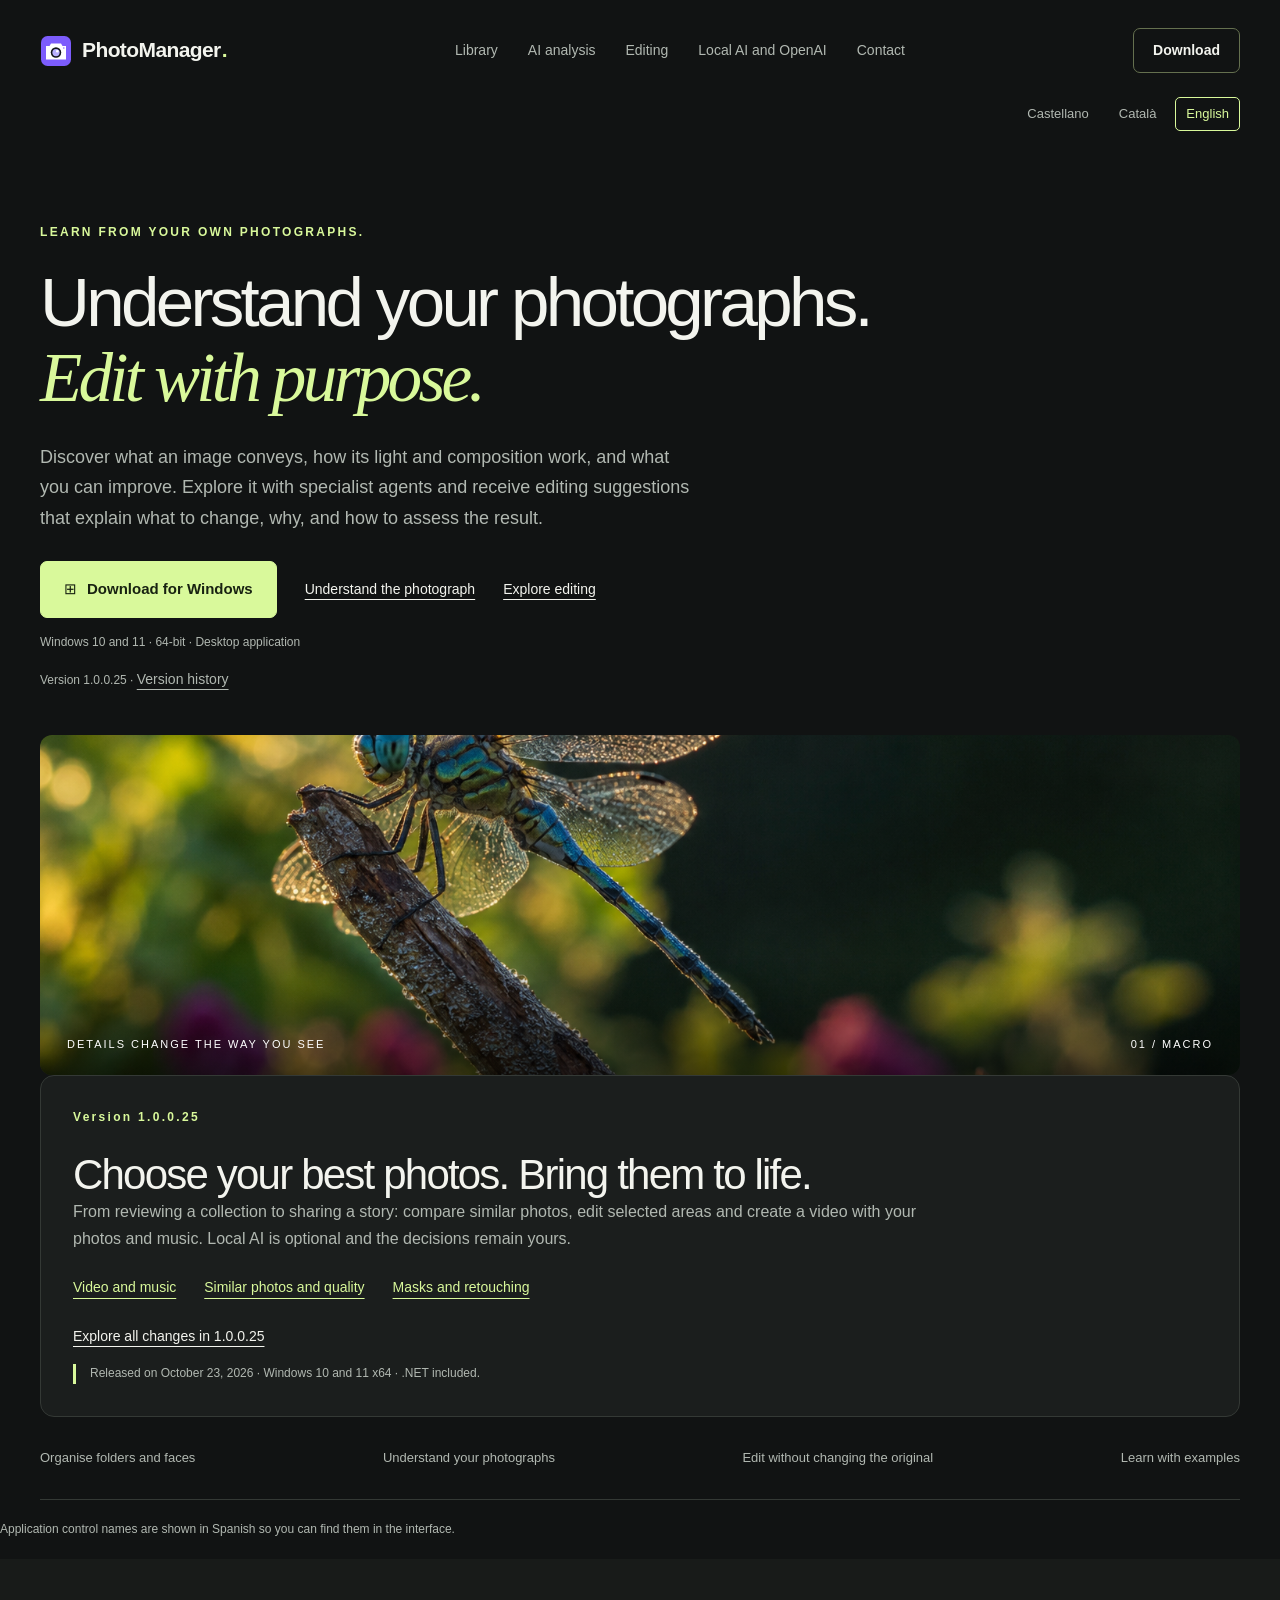
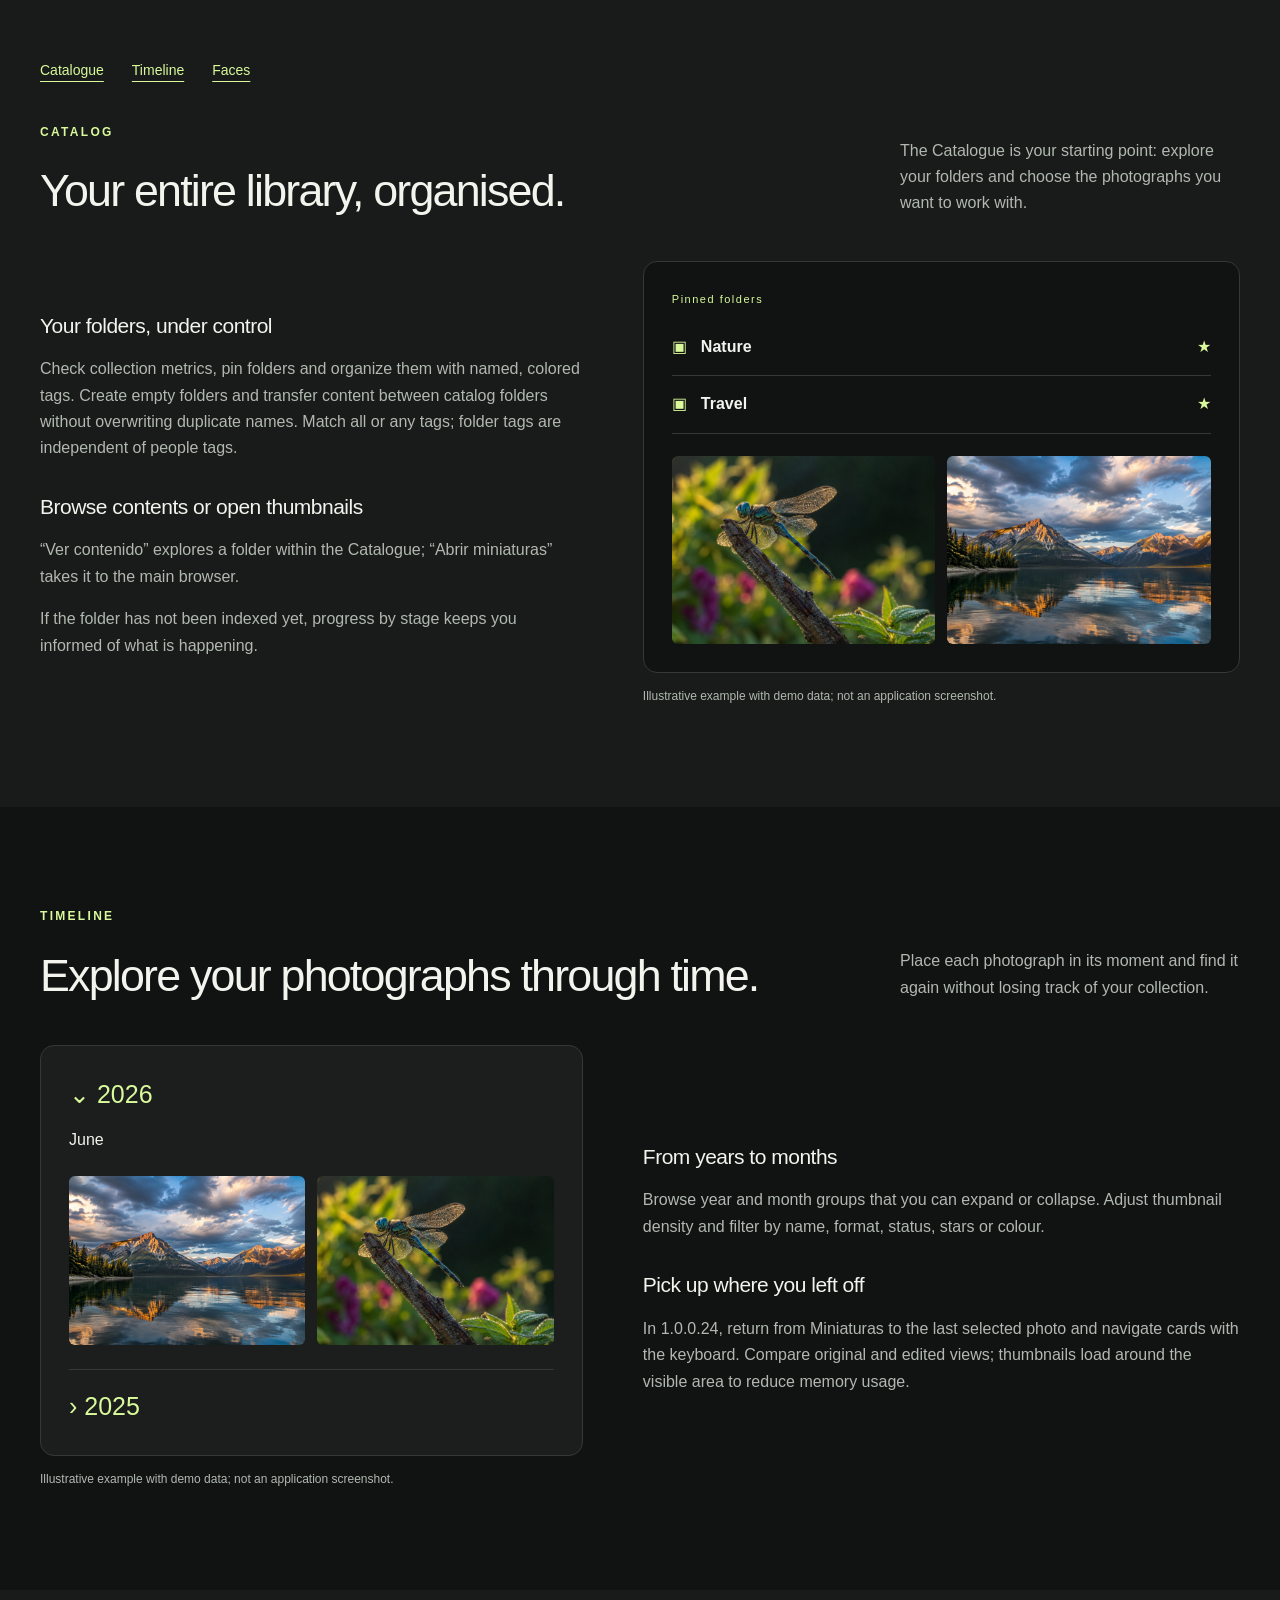
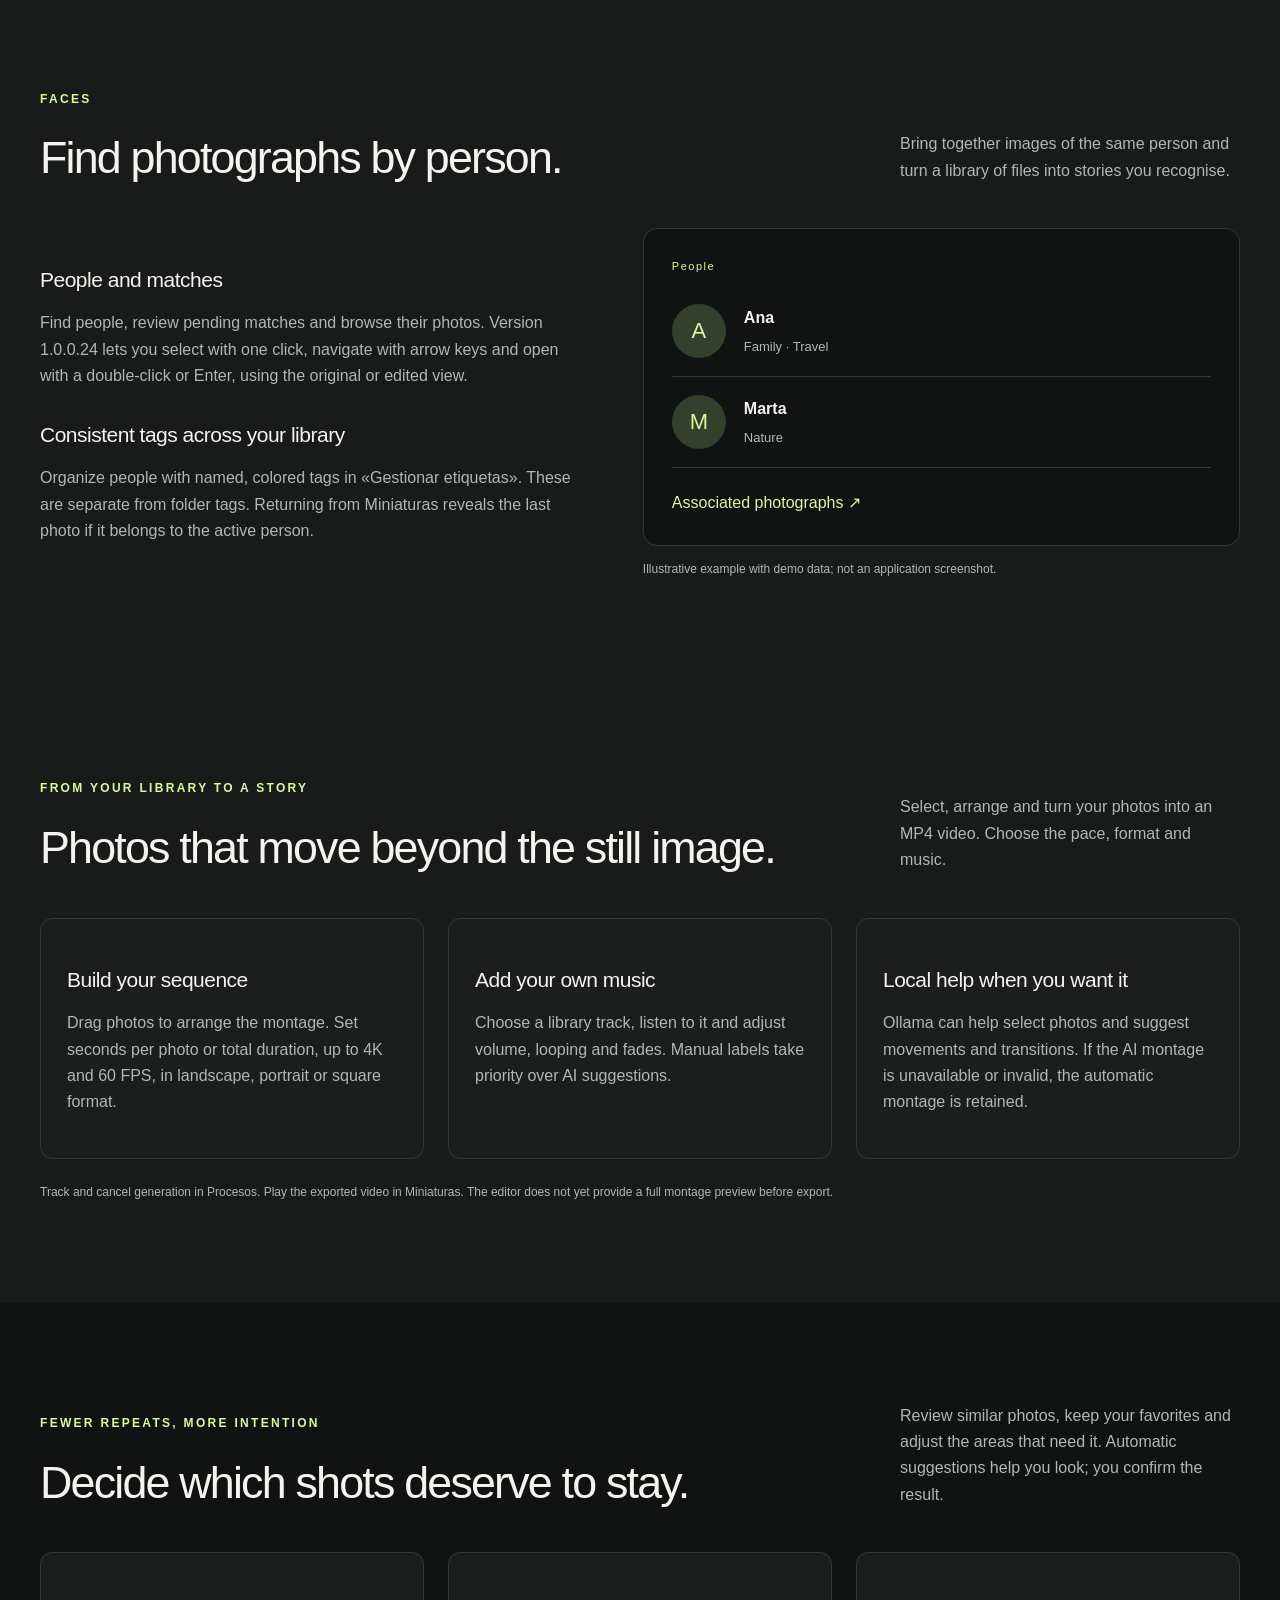
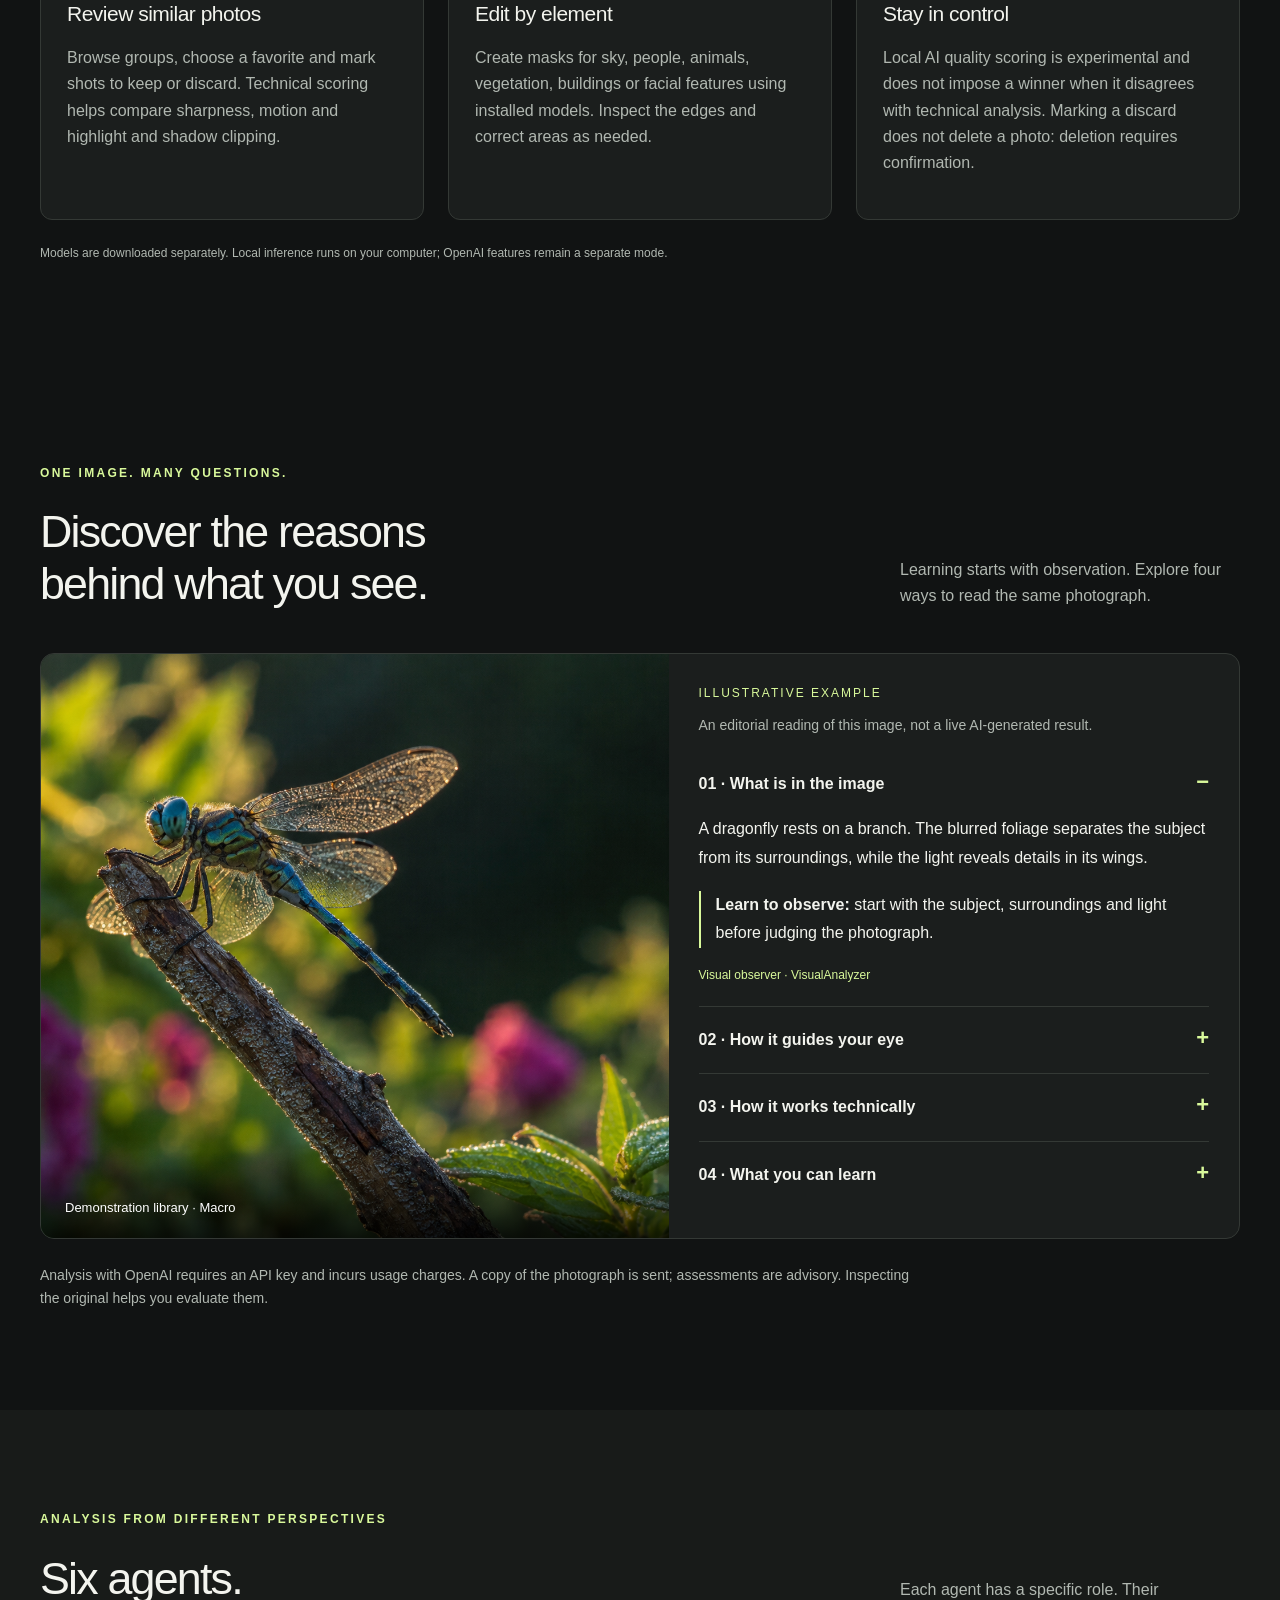
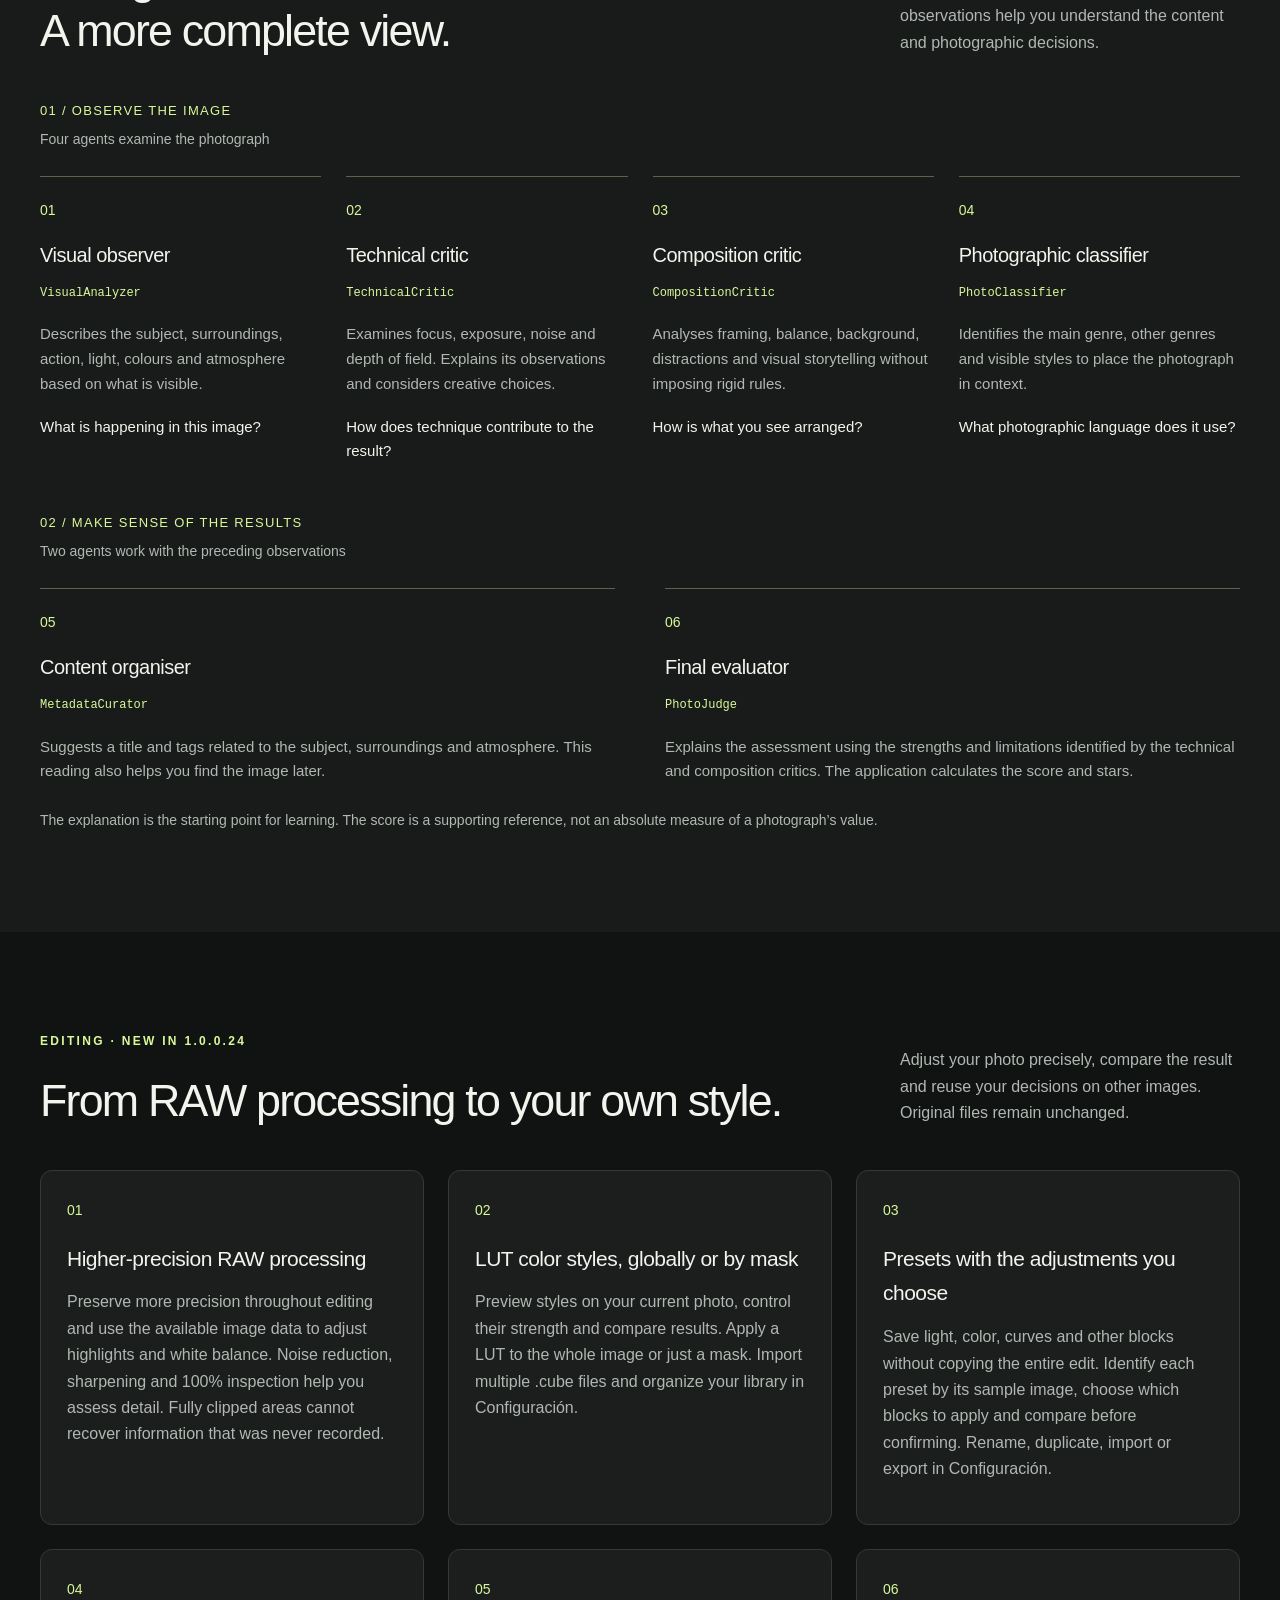
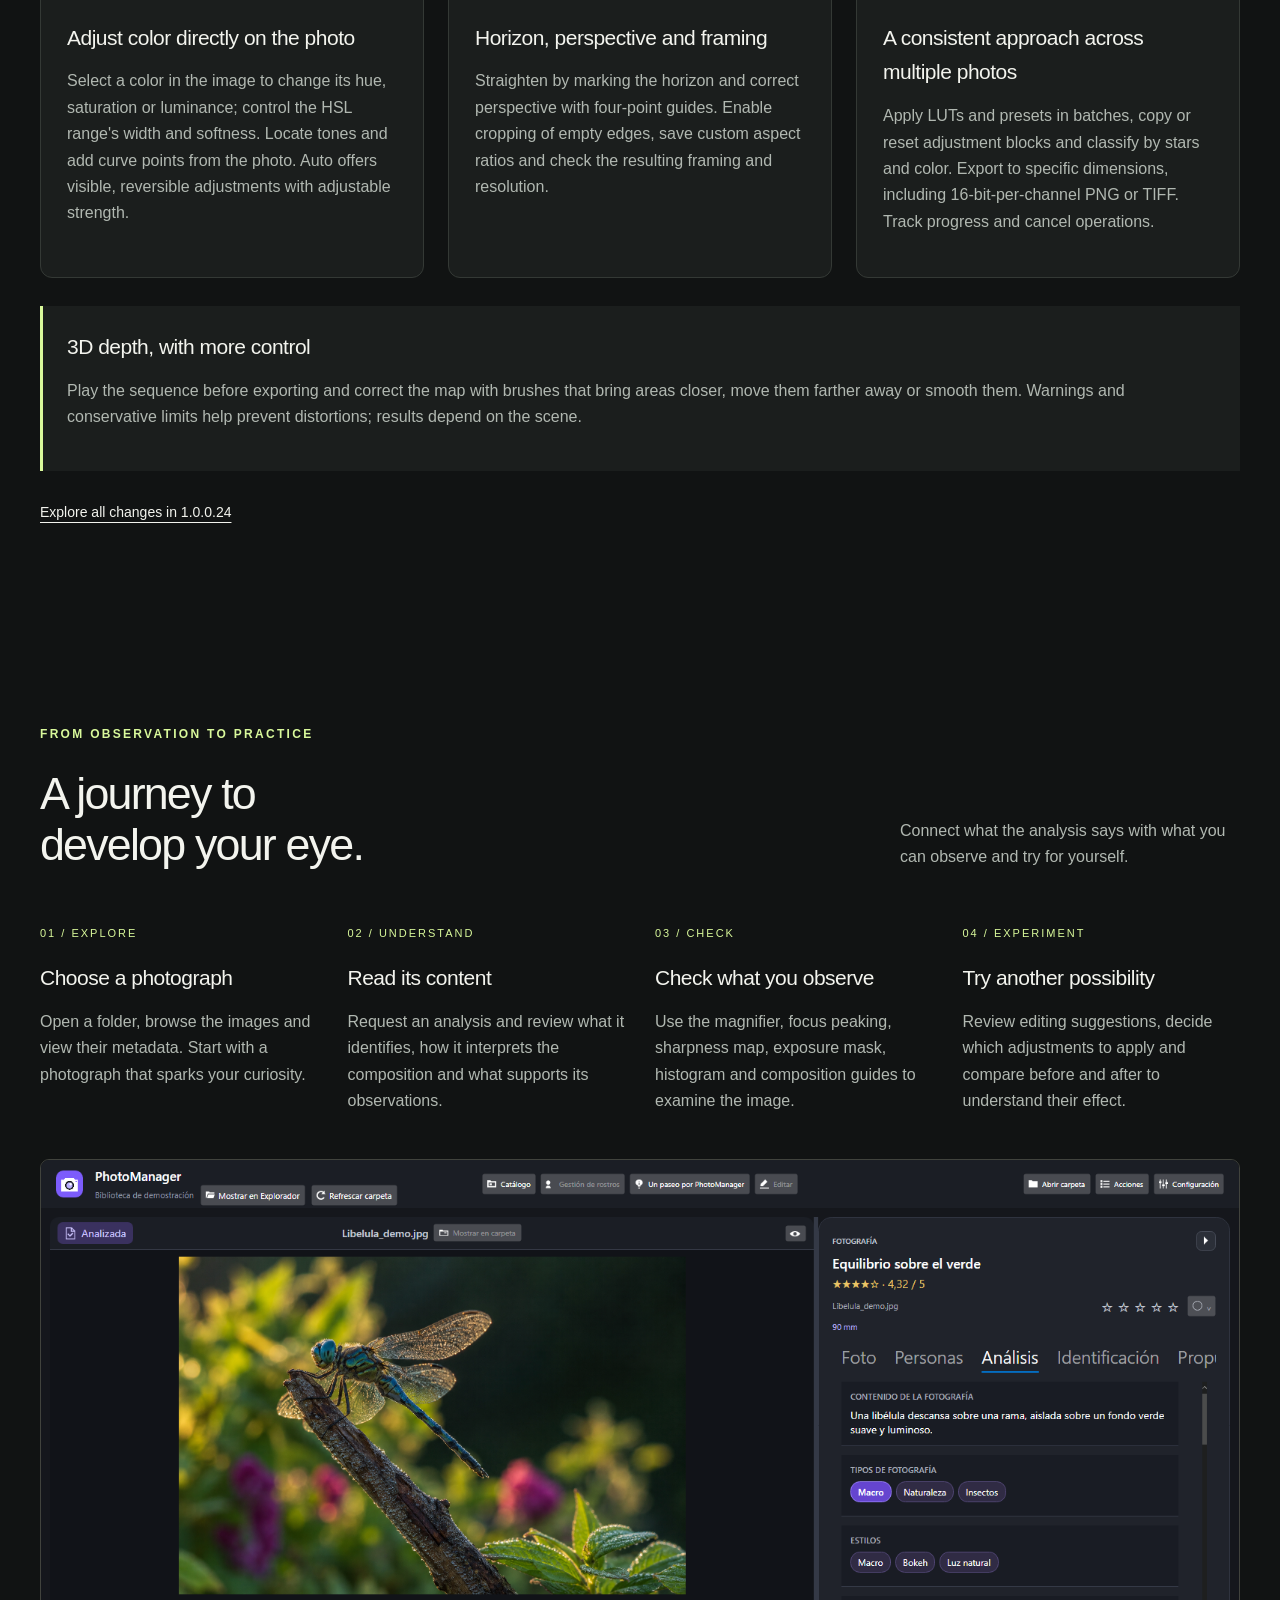
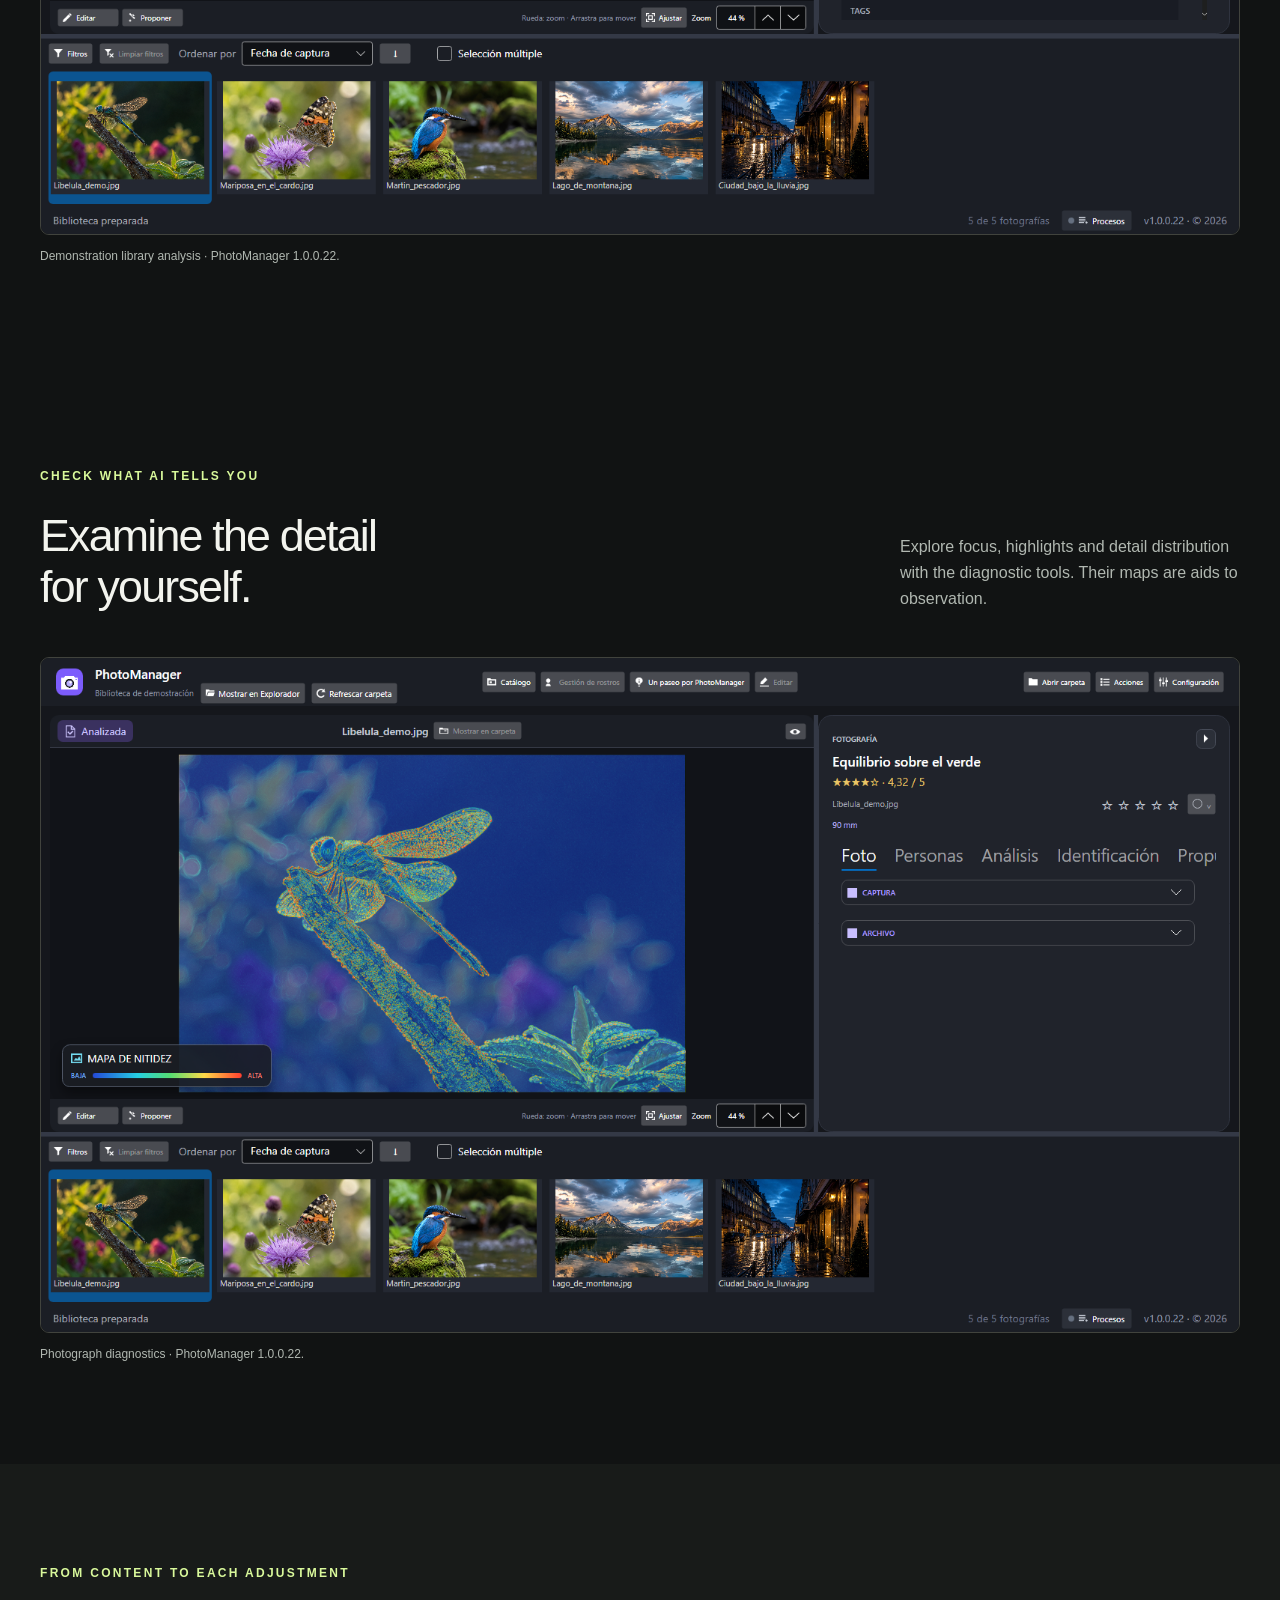
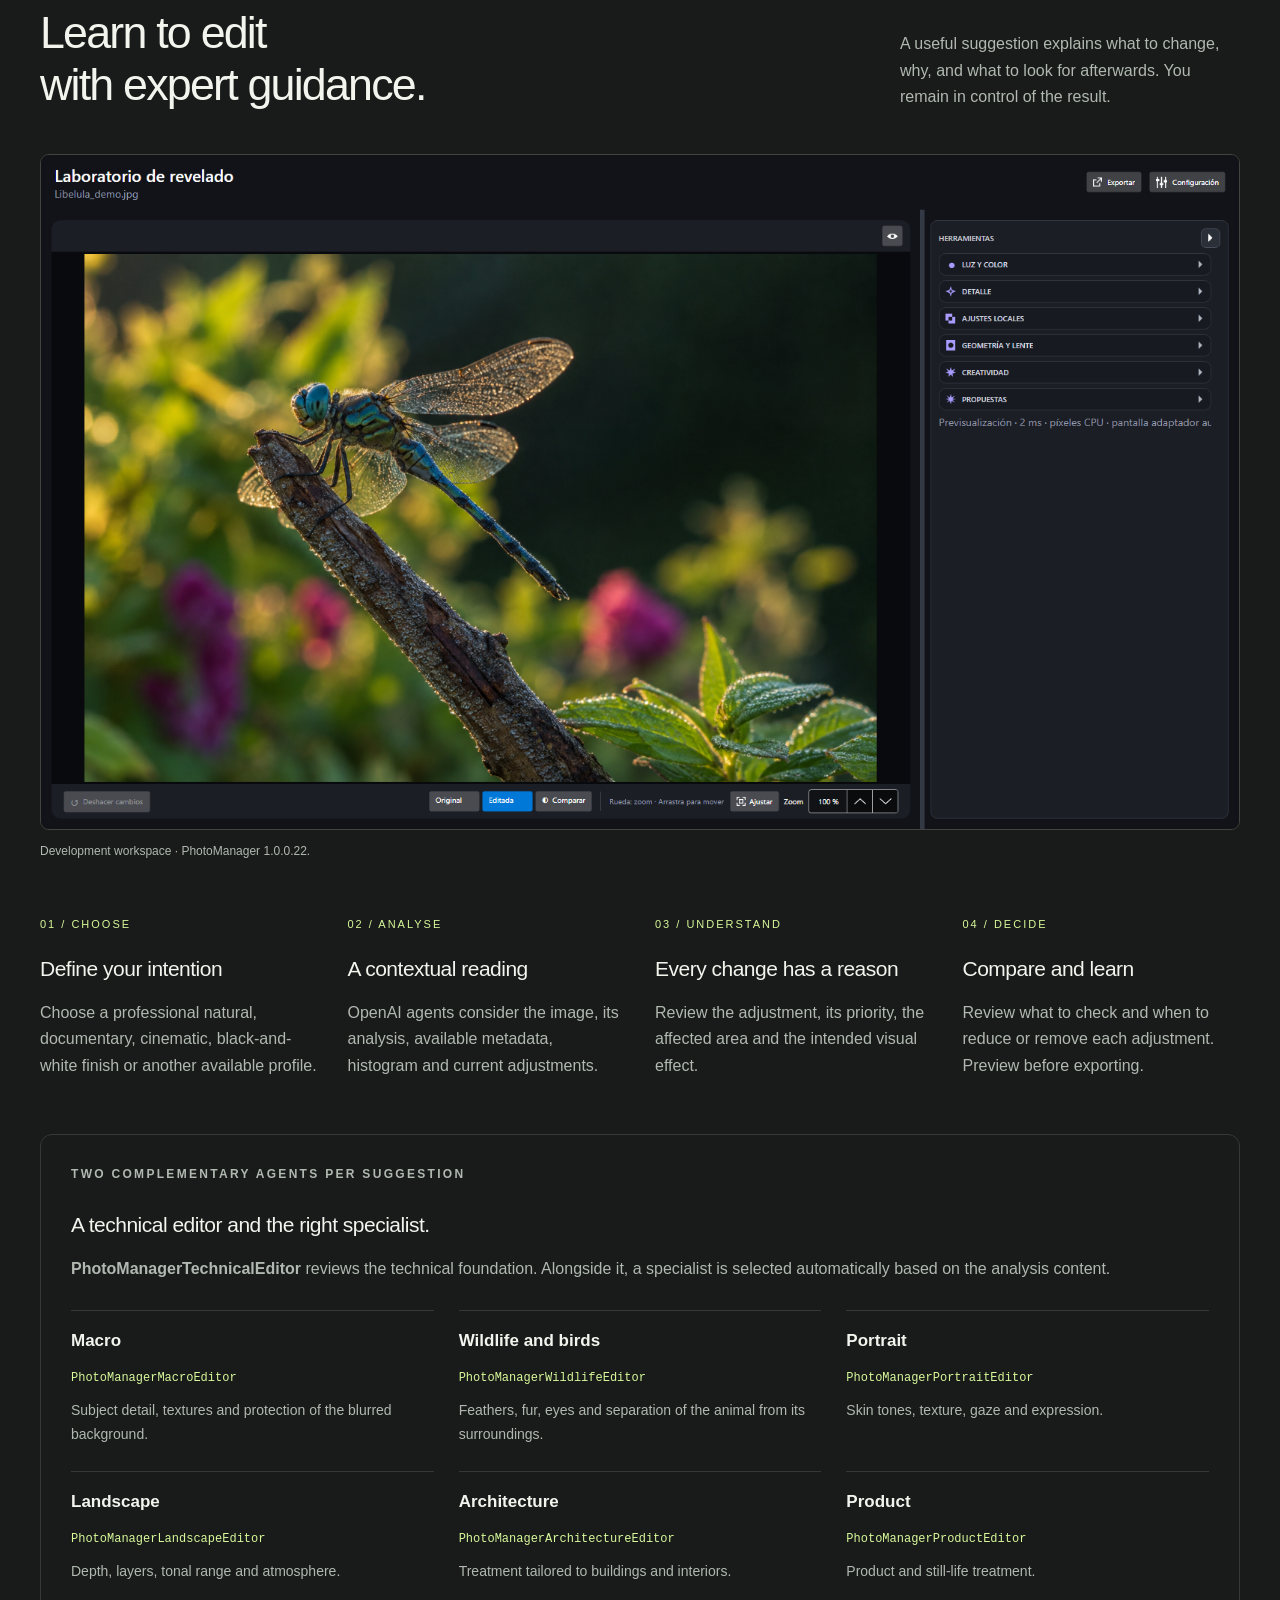
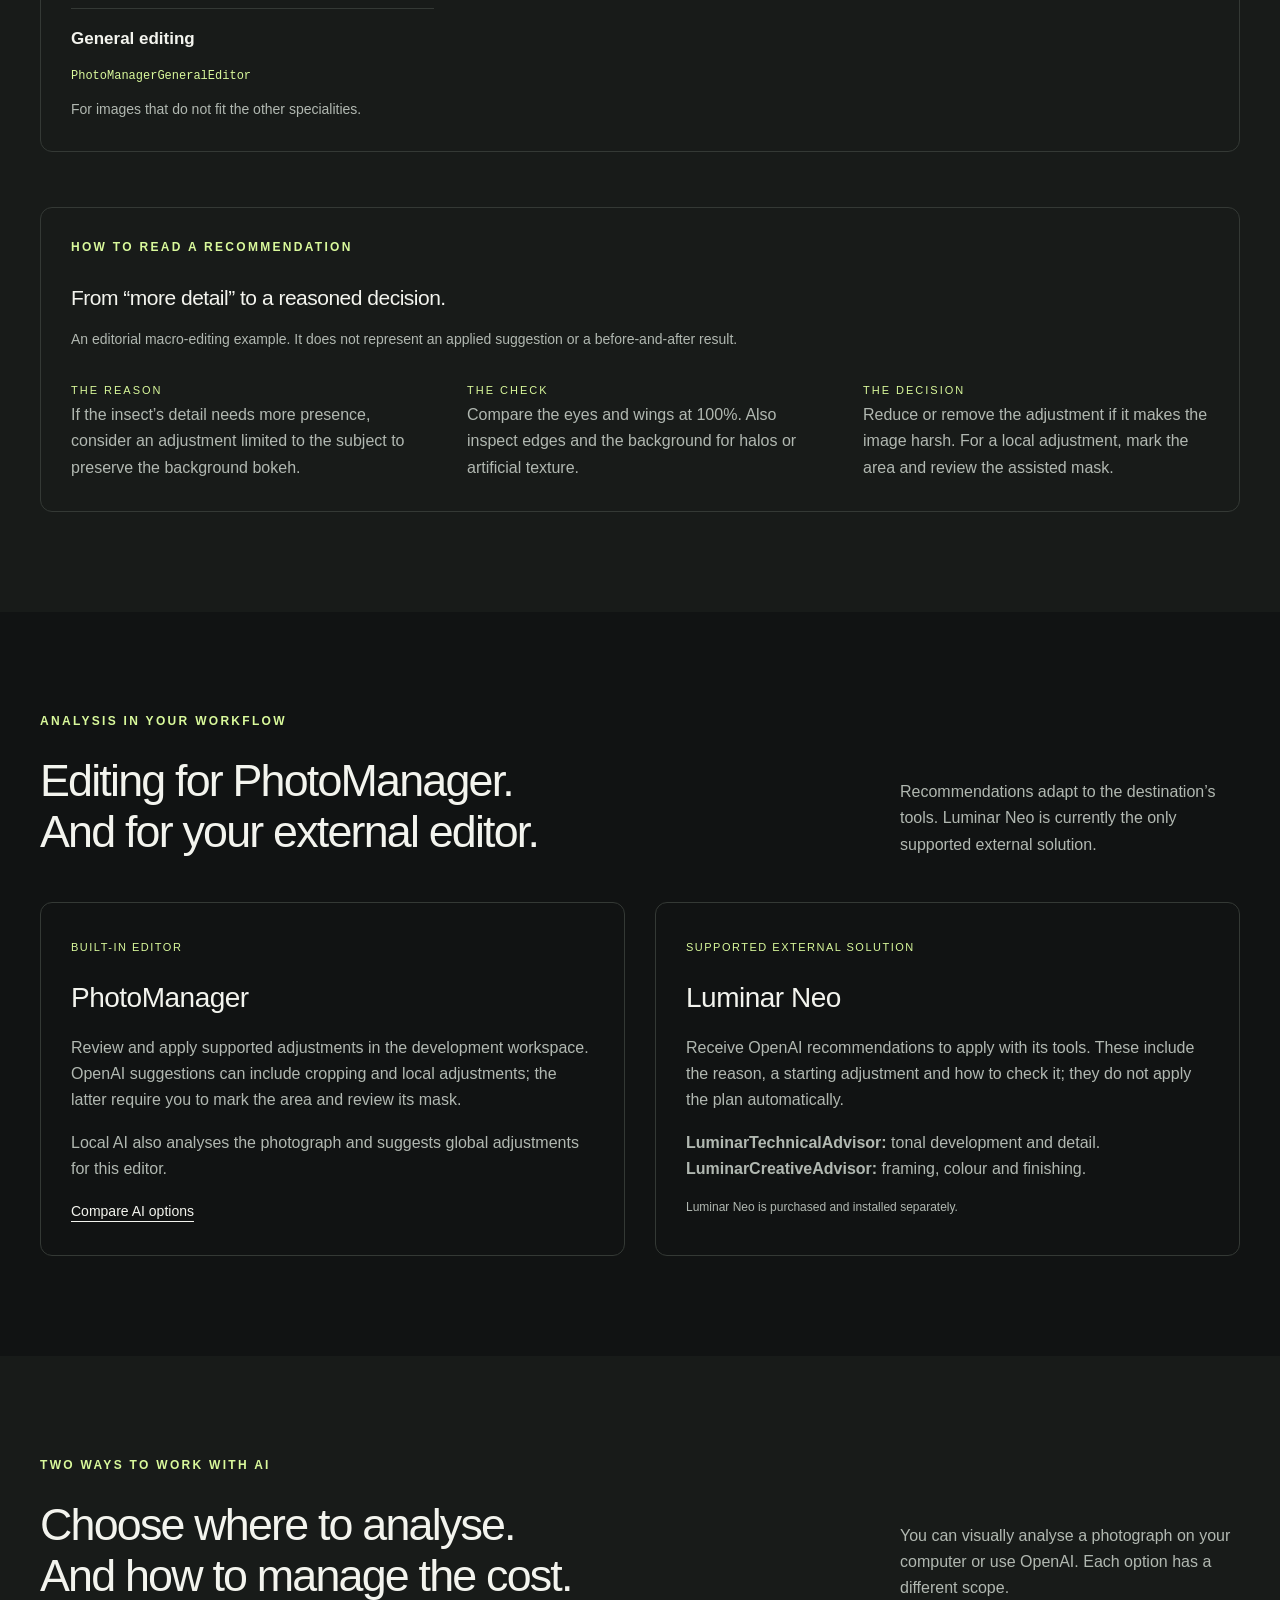
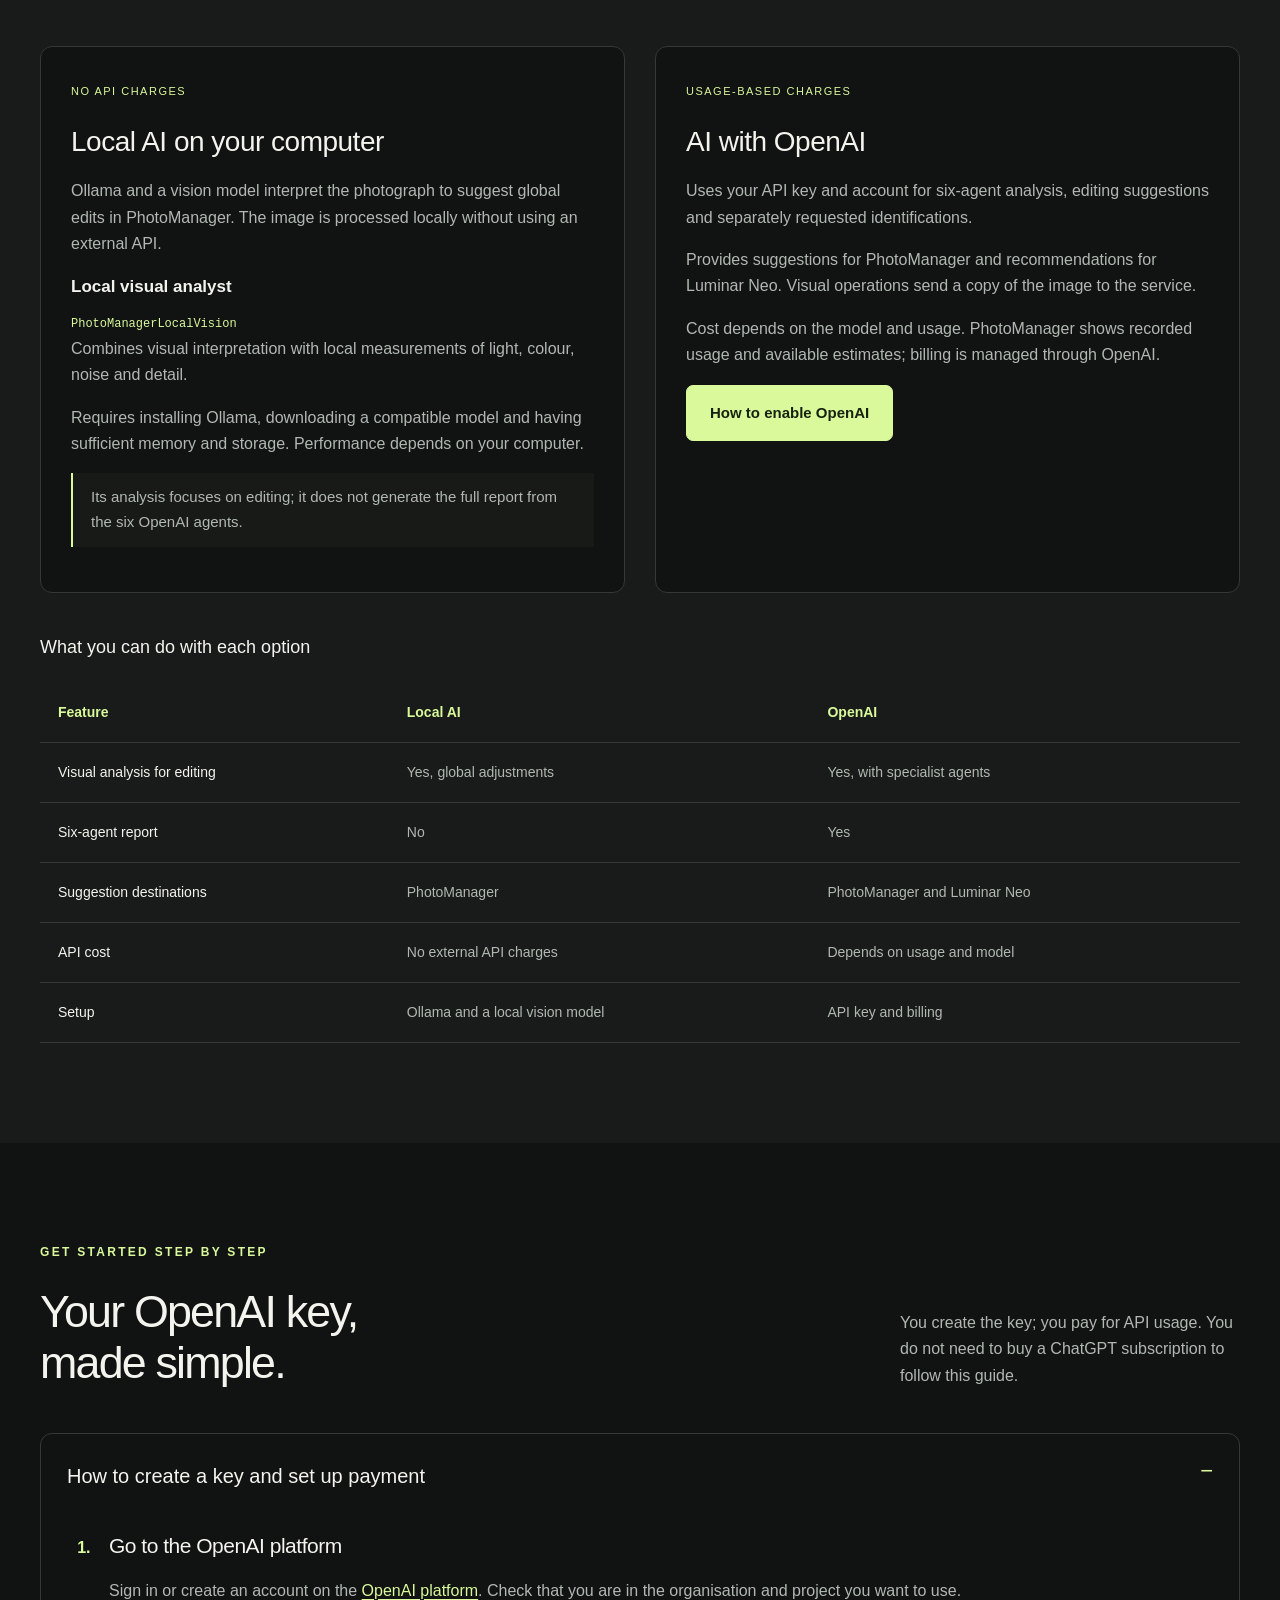
<file: docs/en/index.html>
<!doctype html>
<html lang="en">
<head>
  <meta charset="utf-8"><meta name="viewport" content="width=device-width, initial-scale=1">
  <title>PhotoManager — Understand your photographs. Edit with purpose.</title>
  <meta name="description" content="Organize, compare and edit your photos with PhotoManager for Windows. Create videos with music, review similar shots and use automatic masks with optional local AI.">
  <meta name="theme-color" content="#111313">
  <link rel="icon" href="../assets/favicon.svg" type="image/svg+xml">
  <link rel="stylesheet" href="../styles.css">
  <link rel="canonical" href="https://gtrepat.github.io/PhotoManager.Downloads/en/">
  <link rel="alternate" hreflang="es" href="https://gtrepat.github.io/PhotoManager.Downloads/">
  <link rel="alternate" hreflang="ca" href="https://gtrepat.github.io/PhotoManager.Downloads/ca/">
  <link rel="alternate" hreflang="en" href="https://gtrepat.github.io/PhotoManager.Downloads/en/">
  <link rel="alternate" hreflang="x-default" href="https://gtrepat.github.io/PhotoManager.Downloads/">
  <script id="site-messages" type="application/json">{"language":"Language","interfaceNote":"Application control names are shown in Spanish so you can find them in the interface.","unavailable":"Version 1.0.0.25 has not been published on GitHub yet.","missing":"The requested release does not include an installer yet. The 1.0.0.25 download remains available.","error":"The latest version could not be checked. The 1.0.0.25 download remains available.","download":"Download for Windows","latest":"Latest stable version available.","latestTitle":"Latest version","copied":"Email address copied.","copyError":"Could not copy. Select the address and copy it manually.","dateLocale":"en-GB","versionLabel":"Version","repository":"GTREPAT/PhotoManager.Downloads","version":"1.0.0.25"}</script>
  <script src="../i18n.js" defer></script>
  <script src="../app.js" defer></script><script src="../contact.js" defer></script>
</head>
<body>
<a class="skip" href="#contenido">Skip to content</a>
<header class="header wrap">
  <a class="brand" href="#" aria-label="PhotoManager home"><img src="../assets/favicon.svg" width="32" height="32" alt="">PhotoManager<span class="brand-dot">.</span></a>
  <nav aria-label="Main navigation"><a href="#biblioteca">Library</a><a href="#analisis">AI analysis</a><a href="#edicion">Editing</a><a href="#modalidades">Local AI and OpenAI</a><a href="#contacto">Contact</a></nav>
  <a class="button small" href="#descarga">Download</a>
  <nav class="language-switch" aria-label="Language"><a href="../index.html" lang="es" hreflang="es" data-language="es">Castellano</a><a href="../ca/index.html" lang="ca" hreflang="ca" data-language="ca">Català</a><a href="index.html" lang="en" hreflang="en" data-language="en" aria-current="page">English</a></nav>
</header>
<main id="contenido">
  <section class="hero wrap">
    <div class="hero-copy"><p class="eyebrow">LEARN FROM YOUR OWN PHOTOGRAPHS.</p>
    <h1>Understand your photographs.<br><em>Edit with purpose.</em></h1>
    <p class="intro">Discover what an image conveys, how its light and composition work, and what you can improve. Explore it with specialist agents and receive editing suggestions that explain what to change, why, and how to assess the result.</p>
    <div class="actions"><a class="button" href="#descarga"><span aria-hidden="true">⊞</span> Download for Windows</a><a class="text-link" href="#analisis">Understand the photograph</a><a class="text-link" href="#edicion">Explore editing</a></div>
    <p class="micro">Windows 10 and 11 · 64-bit · Desktop application</p><p class="micro">Version 1.0.0.25 · <a class="text-link" href="releases.html">Version history</a></p></div>
    <figure class="hero-photo"><img src="../assets/dragonfly.png" alt="Backlit dragonfly from the PhotoManager demonstration library" width="1536" height="1024" fetchpriority="high"><figcaption><span>DETAILS CHANGE THE WAY YOU SEE</span><span>01 / MACRO</span></figcaption></figure>
  </section>

  <section id="novedades-1-0-0-25" class="wrap release-preview" aria-labelledby="release-preview-title">
 <p class="eyebrow">Version 1.0.0.25</p><h2 id="release-preview-title">Choose your best photos. Bring them to life.</h2><p>From reviewing a collection to sharing a story: compare similar photos, edit selected areas and create a video with your photos and music. Local AI is optional and the decisions remain yours.</p>
 <nav class="library-nav" aria-label="Explore the library"><a href="#video-musica">Video and music</a><a href="#seleccion-retoque">Similar photos and quality</a><a href="#edicion">Masks and retouching</a></nav>
 <a class="text-link" href="releases.html#version-1-0-0-25">Explore all changes in 1.0.0.25</a><p class="micro release-status">Released on October 23, 2026 · Windows 10 and 11 x64 · .NET included.</p></section>
  <div class="feature-strip wrap"><span>Organise folders and faces</span><span>Understand your photographs</span><span>Edit without changing the original</span><span>Learn with examples</span></div>
  <p class="wrap micro interface-note">Application control names are shown in Spanish so you can find them in the interface.</p>
  <section id="biblioteca" class="section workspace"><div class="wrap">
    <nav class="library-nav" aria-label="Explore the library"><a href="#biblioteca">Catalogue</a><a href="#cronologia">Timeline</a><a href="#rostros">Faces</a></nav>
    <div class="section-heading"><div><p class="eyebrow">CATALOG</p><h2>Your entire library, organised.</h2></div><p>The Catalogue is your starting point: explore your folders and choose the photographs you want to work with.</p></div>
    <div class="library-block">
      <div class="library-copy"><h3>Your folders, under control</h3><p>Check collection metrics, pin folders and organize them with named, colored tags. Create empty folders and transfer content between catalog folders without overwriting duplicate names. Match all or any tags; folder tags are independent of people tags.</p><h3>Browse contents or open thumbnails</h3><p>“Ver contenido” explores a folder within the Catalogue; “Abrir miniaturas” takes it to the main browser.</p><p>If the folder has not been indexed yet, progress by stage keeps you informed of what is happening.</p></div>
      <figure class="library-visual"><div class="library-demo"><p class="tag">Pinned folders</p><div class="folder-demo"><span aria-hidden="true">▣</span><strong>Nature</strong><span aria-hidden="true">★</span></div><div class="folder-demo"><span aria-hidden="true">▣</span><strong>Travel</strong><span aria-hidden="true">★</span></div><div class="demo-photos"><img src="../assets/dragonfly.png" alt="Dragonfly in a demo photograph" width="1536" height="1024" loading="lazy"><img src="../assets/landscape.png" alt="Lake and mountains in a demo photograph" loading="lazy"></div></div><figcaption>Illustrative example with demo data; not an application screenshot.</figcaption></figure>
    </div>
  </div></section>
  <section id="cronologia" class="section wrap">
    <div class="section-heading"><div><p class="eyebrow">TIMELINE</p><h2>Explore your photographs through time.</h2></div><p>Place each photograph in its moment and find it again without losing track of your collection.</p></div>
    <div class="library-block library-block-reverse">
      <div class="library-copy"><h3>From years to months</h3><p>Browse year and month groups that you can expand or collapse. Adjust thumbnail density and filter by name, format, status, stars or colour.</p><h3>Pick up where you left off</h3><p>In 1.0.0.24, return from Miniaturas to the last selected photo and navigate cards with the keyboard. Compare original and edited views; thumbnails load around the visible area to reduce memory usage.</p></div>
      <figure class="library-visual"><div class="library-demo timeline-demo"><p class="demo-year"><span aria-hidden="true">⌄</span> 2026</p><p>June</p><div class="demo-photos"><img src="../assets/landscape.png" alt="Lake and mountains in a demo photograph" loading="lazy"><img src="../assets/dragonfly.png" alt="Dragonfly in a demo photograph" width="1536" height="1024" loading="lazy"></div><p class="demo-year"><span aria-hidden="true">›</span> 2025</p></div><figcaption>Illustrative example with demo data; not an application screenshot.</figcaption></figure>
    </div>
  </section>
  <section id="rostros" class="section workspace"><div class="wrap">
    <div class="section-heading"><div><p class="eyebrow">FACES</p><h2>Find photographs by person.</h2></div><p>Bring together images of the same person and turn a library of files into stories you recognise.</p></div>
    <div class="library-block">
      <div class="library-copy"><h3>People and matches</h3><p>Find people, review pending matches and browse their photos. Version 1.0.0.24 lets you select with one click, navigate with arrow keys and open with a double-click or Enter, using the original or edited view.</p><h3>Consistent tags across your library</h3><p>Organize people with named, colored tags in «Gestionar etiquetas». These are separate from folder tags. Returning from Miniaturas reveals the last photo if it belongs to the active person.</p></div>
      <figure class="library-visual"><div class="library-demo"><p class="tag">People</p><div class="person-demo"><span class="demo-avatar" aria-hidden="true">A</span><div><strong>Ana</strong><p>Family · Travel</p></div></div><div class="person-demo"><span class="demo-avatar" aria-hidden="true">M</span><div><strong>Marta</strong><p>Nature</p></div></div><p class="demo-related">Associated photographs <span aria-hidden="true">↗</span></p></div><figcaption>Illustrative example with demo data; not an application screenshot.</figcaption></figure>
    </div>
  </div></section>
<section id="video-musica" class="section workspace"><div class="wrap">
 <div class="section-heading"><div><p class="eyebrow">FROM YOUR LIBRARY TO A STORY</p><h2>Photos that move beyond the still image.</h2></div><p>Select, arrange and turn your photos into an MP4 video. Choose the pace, format and music.</p></div>
 <div class="editing-grid"><article><h3>Build your sequence</h3><p>Drag photos to arrange the montage. Set seconds per photo or total duration, up to 4K and 60 FPS, in landscape, portrait or square format.</p></article><article><h3>Add your own music</h3><p>Choose a library track, listen to it and adjust volume, looping and fades. Manual labels take priority over AI suggestions.</p></article><article><h3>Local help when you want it</h3><p>Ollama can help select photos and suggest movements and transitions. If the AI montage is unavailable or invalid, the automatic montage is retained.</p></article></div><p class="micro product-note">Track and cancel generation in Procesos. Play the exported video in Miniaturas. The editor does not yet provide a full montage preview before export.</p></div></section>
 <section id="seleccion-retoque" class="section wrap"><div class="section-heading"><div><p class="eyebrow">FEWER REPEATS, MORE INTENTION</p><h2>Decide which shots deserve to stay.</h2></div><p>Review similar photos, keep your favorites and adjust the areas that need it. Automatic suggestions help you look; you confirm the result.</p></div>
 <div class="editing-grid"><article><h3>Review similar photos</h3><p>Browse groups, choose a favorite and mark shots to keep or discard. Technical scoring helps compare sharpness, motion and highlight and shadow clipping.</p></article><article><h3>Edit by element</h3><p>Create masks for sky, people, animals, vegetation, buildings or facial features using installed models. Inspect the edges and correct areas as needed.</p></article><article><h3>Stay in control</h3><p>Local AI quality scoring is experimental and does not impose a winner when it disagrees with technical analysis. Marking a discard does not delete a photo: deletion requires confirmation.</p></article></div><p class="micro product-note">Models are downloaded separately. Local inference runs on your computer; OpenAI features remain a separate mode.</p></section>
  <section id="analisis" class="section wrap">
    <div class="section-heading"><div><p class="eyebrow">ONE IMAGE. MANY QUESTIONS.</p><h2>Discover the reasons<br>behind what you see.</h2></div><p>Learning starts with observation. Explore four ways to read the same photograph.</p></div>
    <div class="analysis-demo"><figure class="analysis-photo"><img src="../assets/dragonfly.png" alt="Dragonfly on a diagonal branch, with illuminated wings and a blurred background" width="1536" height="1024" loading="lazy"><figcaption>Demonstration library · Macro</figcaption></figure>
    <div class="analysis-reading"><p class="example-label">ILLUSTRATIVE EXAMPLE</p><p class="example-note">An editorial reading of this image, not a live AI-generated result.</p>
    <div class="reading-options">
      <details open><summary>01 · What is in the image</summary><div class="reading-body"><p>A dragonfly rests on a branch. The blurred foliage separates the subject from its surroundings, while the light reveals details in its wings.</p><p class="learning"><strong>Learn to observe:</strong> start with the subject, surroundings and light before judging the photograph.</p><span class="agent-credit">Visual observer · VisualAnalyzer</span></div></details>
      <details><summary>02 · How it guides your eye</summary><div class="reading-body"><p>The branch crosses the frame diagonally. The contrast between the insect and the soft background draws your eye to it; bright areas in the background can also attract attention.</p><p class="learning"><strong>Ask yourself:</strong> which element did you look at first, and what drew you to it?</p><span class="agent-credit">Composition critic · CompositionCritic</span></div></details>
      <details><summary>03 · How it works technically</summary><div class="reading-body"><p>The wings show detail, with a clear difference between the subject and the blurred background. To assess fine focus and noise, inspect the original at a larger scale.</p><p class="learning"><strong>Check:</strong> use the magnifier and sharpness map to explore where the detail is concentrated.</p><span class="agent-credit">Technical critic · TechnicalCritic</span></div></details>
      <details><summary>04 · What you can learn</summary><div class="reading-body"><p>Subject separation, the diagonal line and the lighting on the wings work together. When reviewing another photograph, notice how these relationships change with the viewpoint or a different background.</p><p class="learning"><strong>Try it in your next shot:</strong> try a different framing and compare how prominent the subject becomes.</p><span class="agent-credit">Editorial summary of the example</span></div></details>
    </div></div></div>
    <p class="analysis-disclosure">Analysis with OpenAI requires an API key and incurs usage charges. A copy of the photograph is sent; assessments are advisory. Inspecting the original helps you evaluate them.</p>
  </section>
  <section id="agentes" class="workspace section"><div class="wrap">
    <div class="section-heading"><div><p class="eyebrow">ANALYSIS FROM DIFFERENT PERSPECTIVES</p><h2>Six agents.<br>A more complete view.</h2></div><p>Each agent has a specific role. Their observations help you understand the content and photographic decisions.</p></div>
    <p class="phase-label">01 / OBSERVE THE IMAGE <span>Four agents examine the photograph</span></p>
    <div class="agent-grid">
      <article><span class="number">01</span><h3>Visual observer</h3><code>VisualAnalyzer</code><p>Describes the subject, surroundings, action, light, colours and atmosphere based on what is visible.</p><p class="agent-question">What is happening in this image?</p></article>
      <article><span class="number">02</span><h3>Technical critic</h3><code>TechnicalCritic</code><p>Examines focus, exposure, noise and depth of field. Explains its observations and considers creative choices.</p><p class="agent-question">How does technique contribute to the result?</p></article>
      <article><span class="number">03</span><h3>Composition critic</h3><code>CompositionCritic</code><p>Analyses framing, balance, background, distractions and visual storytelling without imposing rigid rules.</p><p class="agent-question">How is what you see arranged?</p></article>
      <article><span class="number">04</span><h3>Photographic classifier</h3><code>PhotoClassifier</code><p>Identifies the main genre, other genres and visible styles to place the photograph in context.</p><p class="agent-question">What photographic language does it use?</p></article>
    </div>
    <p class="phase-label second-phase">02 / MAKE SENSE OF THE RESULTS <span>Two agents work with the preceding observations</span></p>
    <div class="agent-grid synthesis">
      <article><span class="number">05</span><h3>Content organiser</h3><code>MetadataCurator</code><p>Suggests a title and tags related to the subject, surroundings and atmosphere. This reading also helps you find the image later.</p></article>
      <article><span class="number">06</span><h3>Final evaluator</h3><code>PhotoJudge</code><p>Explains the assessment using the strengths and limitations identified by the technical and composition critics. The application calculates the score and stars.</p></article>
    </div><p class="agent-footnote">The explanation is the starting point for learning. The score is a supporting reference, not an absolute measure of a photograph’s value.</p>
  </div></section>
  <section id="edicion" class="section wrap" aria-labelledby="editing-title">
    <div class="section-heading"><div><p class="eyebrow">EDITING · NEW IN 1.0.0.24</p><h2 id="editing-title">From RAW processing to your own style.</h2></div><p>Adjust your photo precisely, compare the result and reuse your decisions on other images. Original files remain unchanged.</p></div>
    <div class="editing-grid">
      <article id="revelado-raw"><span class="number" aria-hidden="true">01</span><h3>Higher-precision RAW processing</h3><p>Preserve more precision throughout editing and use the available image data to adjust highlights and white balance. Noise reduction, sharpening and 100% inspection help you assess detail. Fully clipped areas cannot recover information that was never recorded.</p></article>
      <article id="luts"><span class="number" aria-hidden="true">02</span><h3>LUT color styles, globally or by mask</h3><p>Preview styles on your current photo, control their strength and compare results. Apply a LUT to the whole image or just a mask. Import multiple .cube files and organize your library in Configuración.</p></article>
      <article id="presets"><span class="number" aria-hidden="true">03</span><h3>Presets with the adjustments you choose</h3><p>Save light, color, curves and other blocks without copying the entire edit. Identify each preset by its sample image, choose which blocks to apply and compare before confirming. Rename, duplicate, import or export in Configuración.</p></article>
      <article><span class="number" aria-hidden="true">04</span><h3>Adjust color directly on the photo</h3><p>Select a color in the image to change its hue, saturation or luminance; control the HSL range's width and softness. Locate tones and add curve points from the photo. Auto offers visible, reversible adjustments with adjustable strength.</p></article>
      <article><span class="number" aria-hidden="true">05</span><h3>Horizon, perspective and framing</h3><p>Straighten by marking the horizon and correct perspective with four-point guides. Enable cropping of empty edges, save custom aspect ratios and check the resulting framing and resolution.</p></article>
      <article><span class="number" aria-hidden="true">06</span><h3>A consistent approach across multiple photos</h3><p>Apply LUTs and presets in batches, copy or reset adjustment blocks and classify by stars and color. Export to specific dimensions, including 16-bit-per-channel PNG or TIFF. Track progress and cancel operations.</p></article>
    </div>
    <div class="depth-note"><h3>3D depth, with more control</h3><p>Play the sequence before exporting and correct the map with brushes that bring areas closer, move them farther away or smooth them. Warnings and conservative limits help prevent distortions; results depend on the scene.</p></div>
    <a class="text-link" href="releases.html#version-1-0-0-25">Explore all changes in 1.0.0.24</a>
  </section>
  <section id="recorrido" class="section wrap">
    <div class="section-heading"><div><p class="eyebrow">FROM OBSERVATION TO PRACTICE</p><h2>A journey to<br>develop your eye.</h2></div><p>Connect what the analysis says with what you can observe and try for yourself.</p></div>
    <div class="steps learning-steps"><article><span>01 / EXPLORE</span><h3>Choose a photograph</h3><p>Open a folder, browse the images and view their metadata. Start with a photograph that sparks your curiosity.</p></article><article><span>02 / UNDERSTAND</span><h3>Read its content</h3><p>Request an analysis and review what it identifies, how it interprets the composition and what supports its observations.</p></article><article><span>03 / CHECK</span><h3>Check what you observe</h3><p>Use the magnifier, focus peaking, sharpness map, exposure mask, histogram and composition guides to examine the image.</p></article><article><span>04 / EXPERIMENT</span><h3>Try another possibility</h3><p>Review editing suggestions, decide which adjustments to apply and compare before and after to understand their effect.</p></article></div>
    <figure class="app-shot learning-shot"><img src="../assets/application.png" width="1600" height="900" loading="lazy" alt="PhotoManager showing a photograph, its information and library thumbnails"><figcaption>Demonstration library analysis · PhotoManager 1.0.0.22.</figcaption></figure>
  </section>

<section class="section wrap"><div class="section-heading"><div><p class="eyebrow">CHECK WHAT AI TELLS YOU</p><h2>Examine the detail<br>for yourself.</h2></div><p>Explore focus, highlights and detail distribution with the diagnostic tools. Their maps are aids to observation.</p></div><figure class="app-shot"><img src="../assets/diagnostics.png" width="1600" height="900" loading="lazy" alt="Photographic diagnostic tools in PhotoManager version 1.0.0.22"><figcaption>Photograph diagnostics · PhotoManager 1.0.0.22.</figcaption></figure></section><section id="retoque" class="section workspace"><div class="wrap">
    <div class="section-heading"><div><p class="eyebrow">FROM CONTENT TO EACH ADJUSTMENT</p><h2>Learn to edit<br>with expert guidance.</h2></div><p>A useful suggestion explains what to change, why, and what to look for afterwards. You remain in control of the result.</p></div>
    <figure class="app-shot"><img src="../assets/editor.png" width="1600" height="900" loading="lazy" alt="PhotoManager 1.0.0.22 development workspace with lighting, detail, local adjustments and suggestions"><figcaption>Development workspace · PhotoManager 1.0.0.22.</figcaption></figure>
    <div class="steps learning-steps"><article><span>01 / CHOOSE</span><h3>Define your intention</h3><p>Choose a professional natural, documentary, cinematic, black-and-white finish or another available profile.</p></article><article><span>02 / ANALYSE</span><h3>A contextual reading</h3><p>OpenAI agents consider the image, its analysis, available metadata, histogram and current adjustments.</p></article><article><span>03 / UNDERSTAND</span><h3>Every change has a reason</h3><p>Review the adjustment, its priority, the affected area and the intended visual effect.</p></article><article><span>04 / DECIDE</span><h3>Compare and learn</h3><p>Review what to check and when to reduce or remove each adjustment. Preview before exporting.</p></article></div>
    <div class="editor-team"><p class="eyebrow">TWO COMPLEMENTARY AGENTS PER SUGGESTION</p><h3>A technical editor and the right specialist.</h3><p><strong>PhotoManagerTechnicalEditor</strong> reviews the technical foundation. Alongside it, a specialist is selected automatically based on the analysis content.</p><div class="specialist-grid">
    <article><h4>Macro</h4><code>PhotoManagerMacroEditor</code><p>Subject detail, textures and protection of the blurred background.</p></article><article><h4>Wildlife and birds</h4><code>PhotoManagerWildlifeEditor</code><p>Feathers, fur, eyes and separation of the animal from its surroundings.</p></article><article><h4>Portrait</h4><code>PhotoManagerPortraitEditor</code><p>Skin tones, texture, gaze and expression.</p></article><article><h4>Landscape</h4><code>PhotoManagerLandscapeEditor</code><p>Depth, layers, tonal range and atmosphere.</p></article><article><h4>Architecture</h4><code>PhotoManagerArchitectureEditor</code><p>Treatment tailored to buildings and interiors.</p></article><article><h4>Product</h4><code>PhotoManagerProductEditor</code><p>Product and still-life treatment.</p></article><article><h4>General editing</h4><code>PhotoManagerGeneralEditor</code><p>For images that do not fit the other specialities.</p></article></div></div>
    <div class="retouch-example"><p class="eyebrow">HOW TO READ A RECOMMENDATION</p><h3>From “more detail” to a reasoned decision.</h3><p class="example-note">An editorial macro-editing example. It does not represent an applied suggestion or a before-and-after result.</p><div class="steps"><article><span>THE REASON</span><p>If the insect’s detail needs more presence, consider an adjustment limited to the subject to preserve the background bokeh.</p></article><article><span>THE CHECK</span><p>Compare the eyes and wings at 100%. Also inspect edges and the background for halos or artificial texture.</p></article><article><span>THE DECISION</span><p>Reduce or remove the adjustment if it makes the image harsh. For a local adjustment, mark the area and review the assisted mask.</p></article></div></div>
  </div></section>
  <section id="destinos" class="section wrap"><div class="section-heading"><div><p class="eyebrow">ANALYSIS IN YOUR WORKFLOW</p><h2>Editing for PhotoManager.<br>And for your external editor.</h2></div><p>Recommendations adapt to the destination’s tools. Luminar Neo is currently the only supported external solution.</p></div><div class="destination-grid"><article><span class="tag">BUILT-IN EDITOR</span><h3>PhotoManager</h3><p>Review and apply supported adjustments in the development workspace. OpenAI suggestions can include cropping and local adjustments; the latter require you to mark the area and review its mask.</p><p>Local AI also analyses the photograph and suggests global adjustments for this editor.</p><a class="text-link" href="#modalidades">Compare AI options</a></article><article><span class="tag">SUPPORTED EXTERNAL SOLUTION</span><h3>Luminar Neo</h3><p>Receive OpenAI recommendations to apply with its tools. These include the reason, a starting adjustment and how to check it; they do not apply the plan automatically.</p><p><strong>LuminarTechnicalAdvisor:</strong> tonal development and detail.<br><strong>LuminarCreativeAdvisor:</strong> framing, colour and finishing.</p><p class="micro">Luminar Neo is purchased and installed separately.</p></article></div></section>
  <section id="modalidades" class="section workspace"><div class="wrap"><div class="section-heading"><div><p class="eyebrow">TWO WAYS TO WORK WITH AI</p><h2>Choose where to analyse.<br>And how to manage the cost.</h2></div><p>You can visually analyse a photograph on your computer or use OpenAI. Each option has a different scope.</p></div>
    <div class="destination-grid"><article><span class="tag">NO API CHARGES</span><h3>Local AI on your computer</h3><p>Ollama and a vision model interpret the photograph to suggest global edits in PhotoManager. The image is processed locally without using an external API.</p><h4>Local visual analyst</h4><code>PhotoManagerLocalVision</code><p>Combines visual interpretation with local measurements of light, colour, noise and detail.</p><p>Requires installing Ollama, downloading a compatible model and having sufficient memory and storage. Performance depends on your computer.</p><p class="scope-note">Its analysis focuses on editing; it does not generate the full report from the six OpenAI agents.</p></article><article><span class="tag">USAGE-BASED CHARGES</span><h3>AI with OpenAI</h3><p>Uses your API key and account for six-agent analysis, editing suggestions and separately requested identifications.</p><p>Provides suggestions for PhotoManager and recommendations for Luminar Neo. Visual operations send a copy of the image to the service.</p><p>Cost depends on the model and usage. PhotoManager shows recorded usage and available estimates; billing is managed through OpenAI.</p><a class="button" href="#guia-openai">How to enable OpenAI</a></article></div>
    <div class="comparison-scroll" tabindex="0" role="region" aria-label="Local AI and OpenAI comparison"><table><caption>What you can do with each option</caption><thead><tr><th scope="col">Feature</th><th scope="col">Local AI</th><th scope="col">OpenAI</th></tr></thead><tbody><tr><th scope="row">Visual analysis for editing</th><td>Yes, global adjustments</td><td>Yes, with specialist agents</td></tr><tr><th scope="row">Six-agent report</th><td>No</td><td>Yes</td></tr><tr><th scope="row">Suggestion destinations</th><td>PhotoManager</td><td>PhotoManager and Luminar Neo</td></tr><tr><th scope="row">API cost</th><td>No external API charges</td><td>Depends on usage and model</td></tr><tr><th scope="row">Setup</th><td>Ollama and a local vision model</td><td>API key and billing</td></tr></tbody></table></div>
  </div></section>
  <section id="guia-openai" class="section wrap"><div class="section-heading"><div><p class="eyebrow">GET STARTED STEP BY STEP</p><h2>Your OpenAI key,<br>made simple.</h2></div><p>You create the key; you pay for API usage. You do not need to buy a ChatGPT subscription to follow this guide.</p></div>
    <details class="setup-guide" open><summary>How to create a key and set up payment</summary><ol class="setup-steps">
    <li><h3>Go to the OpenAI platform</h3><p>Sign in or create an account on the <a href="https://platform.openai.com/">OpenAI platform</a>. Check that you are in the organisation and project you want to use.</p></li>
    <li><h3>Set up API billing</h3><p>Open <a href="https://platform.openai.com/settings/organization/billing/overview">Billing</a>, add a payment method and follow the instructions to buy credits where applicable. Review the amount, terms and automatic top-up settings before confirming. You can disable automatic top-ups if you prefer to buy credits manually.</p><p>See the <a href="https://help.openai.com/es-es/articles/8264644-setting-up-and-managing-prepaid-api-billing">official prepaid billing guide</a>. Your credit balance should not be treated as an instant spending cutoff.</p></li>
    <li><h3>Create an API key</h3><p>In <a href="https://platform.openai.com/api-keys">API keys</a>, create a new secret key, give it a name such as PhotoManager and store it securely. Do not share or publish it. The <a href="https://developers.openai.com/api/docs/quickstart">official getting-started guide</a> explains how to create and protect keys.</p></li>
    <li><h3>Connect it to PhotoManager</h3><p>Open <strong>Configuración → API</strong> in the application and enter your key. “Configuración” is in the footer of the main screens, next to “Procesos”. Do not enter your key on this website. Check the model selected for the agents.</p></li>
    <li><h3>Try one photograph and check usage</h3><p>Request an analysis from the photo actions. Review the usage recorded in PhotoManager and compare it with the <a href="https://platform.openai.com/usage">OpenAI usage dashboard</a>. Check the <a href="https://developers.openai.com/api/docs/pricing">current API prices</a> before analysing large batches.</p></li></ol>
    <p class="scope-note"><strong>ChatGPT and the API are billed separately.</strong> A ChatGPT subscription does not automatically include PhotoManager’s API usage. <a href="https://help.openai.com/en/articles/9039756-managing-billing-for-chatgpt-and-the-api-platform">Read the official explanation</a>.</p>
    <p class="micro">Instructions checked against official documentation on 30 September 2026. Option names may change.</p></details>
    <p class="analysis-disclosure">Prefer to work without an API key or API charges? Set up local AI to analyse images and receive editing suggestions on your computer.</p>
  </section>
  <section class="species section workspace"><div class="wrap"><div class="section-heading"><div><p class="eyebrow">CURIOSITY CONTINUES</p><h2>Get to know<br>what you photograph.</h2></div><p>Request insect, plant or fungus identification separately. Explore observed traits, alternatives and confidence to guide further research.</p></div><div class="species-grid"><article><h3>Insects</h3><code>InsectIdentifier</code><p>Examine the insect’s visible traits and review a possible identification.</p></article><article><h3>Plants</h3><code>FloraIdentifier</code><p>Explore clues in the flowers, leaves and other visible parts of the plant.</p></article><article><h3>Fungi</h3><code>FungusIdentifier</code><p>Review visible characteristics and the limitations of photographic identification.</p></article></div><p class="agent-footnote">Identification is advisory. It cannot determine whether a species is edible or safe to consume.</p></div></section>
  <section id="funciones" class="section wrap"><div class="section-heading"><div><p class="eyebrow">EVERYTHING AROUND YOUR PHOTOGRAPHY</p><h2>Your library, connected<br>to what you learn.</h2></div><p>Organise, retrieve and edit your images in one workspace.</p></div><div class="features"><article><span class="number">LIBRARY</span><h3>Find your images</h3><p>RAW images load progressively, from preview to full development, with adjacent photographs preloaded.</p></article><article><span class="number">EDITING</span><h3>Preserve your originals</h3><p>The editor saves adjustments in a PME recipe and keeps them when you change photographs. Thumbnails reflect your edits, and “Original / Editada” lets you compare. Work with light, colour, curves and masks, then export as JPEG, PNG or TIFF.</p></article><article><span class="number">CREATIVITY</span><h3>Keep experimenting</h3><p>Explore editing profiles and suggestions, or use local generative art with ComfyUI and its models, which require additional setup.</p></article></div>
    <div class="steps library-support"><article><span>HELP WITH EXAMPLES</span><h3>Try it without changing your photos</h3><p>Open “Ayuda” on each screen to start its guided tour. Demo photos, people and editing recipes let you learn the controls while preserving your session.</p></article><article><span>PROCESSES AND SETTINGS</span><h3>Everything within reach in the footer</h3><p>Review running, recovered or blocked tasks in “Procesos”. Supported pending tasks resume after a restart, and analysis continues when you change folders. “Configuración” is beside it in the shared footer.</p></article></div>
</section>
  <section id="descarga" class="download section"><div class="wrap download-inner"><div><p class="eyebrow">YOUR NEXT PERSPECTIVE STARTS HERE</p><h2>Give new life<br>to your library.</h2><p>PhotoManager for 64-bit Windows 10 and 11.<br>The installer includes the required .NET runtime.</p></div><div class="download-card"><span class="tag">DOWNLOAD FOR WINDOWS</span><h3 id="release-title">Version 1.0.0.25</h3><p id="release-status" role="status" aria-live="polite">PhotoManager 1.0.0.25 is available to download.</p><a class="button" id="download-link" aria-describedby="unsigned-notice" href="https://github.com/GTREPAT/PhotoManager.Downloads/releases/download/v1.0.0.25/PhotoManager-Setup-1.0.0.25.exe">Download for Windows</a><p id="release-meta" class="micro">Windows installer · EXE</p><p id="unsigned-notice" class="unsigned-notice">Version 1.0.0.25 is not digitally signed. Your browser or Windows may display warnings when you download or open it.</p><a class="text-link installation-link" href="#instalacion">How to download and install</a><a class="text-link" href="releases.html#version-1-0-0-25">Release history · What’s new in 1.0.0.25</a><a class="text-link" href="https://github.com/GTREPAT/PhotoManager.Downloads/releases">Installers on GitHub</a><noscript><p>The button downloads PhotoManager 1.0.0.25 directly; JavaScript is not required.</p></noscript></div></div></section>
  <section id="instalacion" class="section wrap installation-guide" aria-labelledby="installation-title">
    <div class="section-heading"><div><p class="eyebrow">INSTALLING ON WINDOWS</p><h2 id="installation-title">From download to first launch.</h2></div><p>Guide for version 1.0.0.25. Always check where the installer came from before continuing.</p></div>
    <div class="installation-safety"><h3>When to stop</h3><p>An unsigned file is not necessarily safe. If your antivirus detects malware, the source does not match or the warning is different, cancel and ask for advice before proceeding. Do not disable your antivirus, SmartScreen or Smart App Control. If there is no option to continue, Smart App Control or an organisation’s policy may be blocking installation: contact your administrator or us.</p><a class="text-link" href="#contacto">Get help with installation</a></div>
    <ol class="setup-steps installation-steps">
      <li><h3>Download from the official source</h3><p>Use this page’s download button or open the official release on GitHub. Under “Assets”, choose the EXE installer, not the “Source code” files.</p><a class="text-link" href="https://github.com/GTREPAT/PhotoManager.Downloads/releases/tag/v1.0.0.25">Open release 1.0.0.25 on GitHub</a></li>
      <li><h3>Review browser warnings</h3><p>If your browser says the file is not commonly downloaded, check that it comes from GTREPAT/PhotoManager.Downloads on github.com. Only if you trust that source, use “Keep” if available. Options vary by browser. If a threat is detected, do not keep or run the file.</p></li>
      <li><h3>Find and open the installer</h3><p>Once the download finishes, open your Downloads folder, or the location you chose, and find this file. Check its source and scan it with your antivirus before double-clicking to open it.</p><code class="installer-filename">PhotoManager-Setup-1.0.0.25.exe</code></li>
      <li><h3>If Microsoft Defender SmartScreen appears</h3><p>If the warning says “Windows protected your PC” and refers to an unrecognised application, select “More info”. Only after verifying the source and deciding you trust the installer, select “Run anyway”, if available. You may see “Unknown publisher” because this version is not signed.</p>
        <figure class="installation-visual"><div class="installation-flow"><span>Unrecognised application</span><span aria-hidden="true">→</span><span>More info</span><span aria-hidden="true">→</span><span>Run anyway</span></div><p>Only if you verify the source and trust the installer.</p><figcaption>Illustrative diagram, not a Windows screenshot. Wording and available options depend on your system language and settings.</figcaption></figure>
      </li>
      <li><h3>Complete the setup wizard</h3><p>Review the installer options and follow its instructions. PhotoManager installs for your user account without administrator permissions: you do not need to choose “Run as administrator”. If an unexpected elevation prompt appears, cancel and ask for advice. To update, close PhotoManager before running the installer. When setup finishes, open PhotoManager from the Start menu.</p></li>
    </ol>
    <p class="installation-sources">Information from Microsoft: <a class="text-link" href="https://learn.microsoft.com/en-us/windows/apps/package-and-deploy/smartscreen-reputation">SmartScreen warnings</a> · <a class="text-link" href="https://support.microsoft.com/en-us/windows/security/threat-malware-protection/smart-app-control-frequently-asked-questions">Smart App Control blocks</a></p>
  </section>
  <section id="preguntas" class="section wrap faq"><div><p class="eyebrow">BEFORE YOU START</p><h2>Some answers.</h2></div><div>
    <details><summary>Does AI decide whether a photograph is good?</summary><p>It provides an advisory reading with observations and reasoning. It can be wrong and does not replace your judgement. It examines a reduced copy, which is not equivalent to inspecting the original at 100%.</p></details>
    <details><summary>How do I enable analysis?</summary><p>Set up your key in “Configuración &gt; API” and request analysis from the photo actions. It uses your OpenAI account and incurs API usage charges; you can view recorded usage in the application. <a href="#guia-openai">Read the API key and billing guide</a>.</p></details>
    <details><summary>Which formats can I open?</summary><p>JPEG, PNG, WebP, TIFF and BMP, plus RAW formats such as DNG, CR2/CR3, NEF, ARW, RAF, ORF, RW2 and PEF. RAW compatibility depends on the camera and compression. HEIC/HEIF is not currently supported reliably.</p></details>
    <details><summary>Do I need AI to use PhotoManager?</summary><p>No. You can browse photos, organise folders, view metadata, assign stars and colours, and edit without an OpenAI key. You can also explore the Catalog gallery and its demo tours. Filters based on analysis genres and tags require saved results.</p></details>
    <details><summary>What does version 1.0.0.25 include?</summary><p>Video creation with music, similar-photo review, automatic masks and RAW rendering improvements. It also expands folder management and recovery of interrupted media jobs. Read the details in <a href="releases.html#version-1-0-0-25">the changes in 1.0.0.24</a>.</p></details>
    <details><summary>Is indexing a folder the same as analysing it with AI?</summary><p>No. Indexing adds photographs and their data to the local catalog. “Ver contenido” can do this automatically when a folder has not yet been indexed, showing progress for each stage. OpenAI analysis is requested separately.</p></details>
    <details><summary>Does removing a folder from the catalog delete my photos?</summary><p>No. “Quitar del catálogo” asks for confirmation and removes the entry and its indexes while preserving photos and PME files. “Renombrar” changes the physical folder’s name and updates its paths.</p></details>
    <details><summary>Where are Help, Processes and Settings?</summary><p>“Ayuda” appears in the headers of Thumbnails, Catalog, Ver contenido, Faces and Editor. Tours use examples and can be closed with Escape. “Procesos” and “Configuración” are in the shared footer, where you can review activity, errors and recovered tasks.</p></details>
    <details><summary>Are tasks lost if I close PhotoManager?</summary><p>Supported pending tasks are saved and recovered when you reopen the application. A disconnected drive or unavailable service can leave a task blocked. Pending Recycle Bin operations require renewed confirmation before continuing.</p></details>
    <details><summary>Are my photographs sent over the internet?</summary><p>Viewing images and reading metadata happen locally. When you request an OpenAI analysis, a copy of the image is sent to the service. Local features using Ollama and ComfyUI process the photograph on your computer when configured with local engines.</p></details>
    <details><summary>Do analysis or editing change the originals?</summary><p>The viewer opens originals read-only. Analysis is saved in a JSON file, and the editor stores adjustments in a PME recipe alongside the photograph. Thumbnails can reflect that recipe, and the viewer lets you switch between “Original / Editada”. Exporting creates the image with the adjustments applied.</p></details>
    <details><summary>How do I install or update the application?</summary><p>Download and run the installer. It installs for your user account without administrator permissions. To update, close PhotoManager and run the new installer. Unsigned installers may trigger a Windows warning.</p><p><a href="#instalacion">How to download and install</a></p></details>
    <details><summary>Are Luminar Neo and local AI engines included?</summary><p>No. Luminar Neo is a separate application. Ollama, ComfyUI and their models require additional setup; PhotoManager includes options to help configure them.</p></details>
  </div></section>
<section id="contacto" class="section wrap contact"><div class="section-heading"><div><p class="eyebrow">LET’S BUILD A BETTER PHOTOMANAGER</p><h2>Let’s talk about PhotoManager.</h2></div><p>Your ideas help improve PhotoManager. Found a problem, missing a feature or want to share your experience? Get in touch.</p></div>
<div class="contact-options"><article><span class="number">01 / HELP ME IMPROVE</span><h3>Report a problem</h3><p>Tell me what happened and how to reproduce it. The version and steps will help me investigate.</p><a class="button small" href="mailto:gerardtrepat@gmail.com?subject=%5BPhotoManager%5D%20Problem%20report&amp;body=Hi%20Gerard%2C%0A%0APhotoManager%20version%3A%0AWindows%20version%3A%0A%0AWhat%20I%20was%20trying%20to%20do%3A%0A%0ASteps%20to%20reproduce%20the%20problem%3A%0A1.%20%0A2.%20%0A%0AWhat%20I%20expected%20to%20happen%3A%0A%0AWhat%20happened%20(and%20any%20error%20message)%3A%0A%0AThank%20you%2C%0A">Report a problem</a></article>
<article><span class="number">02 / SHARE YOUR IDEA</span><h3>Suggest an improvement</h3><p>What would you like to do? Describe your idea and how it would help you work with photographs.</p><a class="button small" href="mailto:gerardtrepat@gmail.com?subject=%5BPhotoManager%5D%20Idea%20or%20suggestion&amp;body=Hi%20Gerard%2C%0A%0AMy%20idea%20or%20suggestion%3A%0A%0AWhen%20I%20would%20use%20it%3A%0A%0AHow%20it%20would%20help%20me%3A%0A%0AThank%20you%2C%0A">Suggest an improvement</a></article>
<article><span class="number">03 / LET’S TALK</span><h3>Contact Gerard</h3><p>Share your experience with PhotoManager or write to me about any other question.</p><a class="button small" href="mailto:gerardtrepat@gmail.com?subject=%5BPhotoManager%5D%20Contact&amp;body=Hi%20Gerard%2C%0A%0AI%20would%20like%20to%20discuss%20the%20following%3A%0A%0A">Contact Gerard</a></article></div>
<div class="contact-address"><a href="mailto:gerardtrepat@gmail.com">gerardtrepat@gmail.com</a><button class="button small" type="button" id="copy-email" hidden>Copy email address</button><span id="copy-status" role="status" aria-live="polite"></span></div><p class="micro">The buttons open your email application with a prepared draft. You review and send the message. If you do not have an email application configured, copy the address and use your usual email service.</p></section></main>
<footer class="wrap"><a class="brand" href="#"><img src="../assets/favicon.svg" width="28" height="28" alt="">PhotoManager<span class="brand-dot">.</span></a><p>Understand your photographs. Edit with purpose.</p><a href="releases.html">Version history</a></footer>
</body></html>
</file>
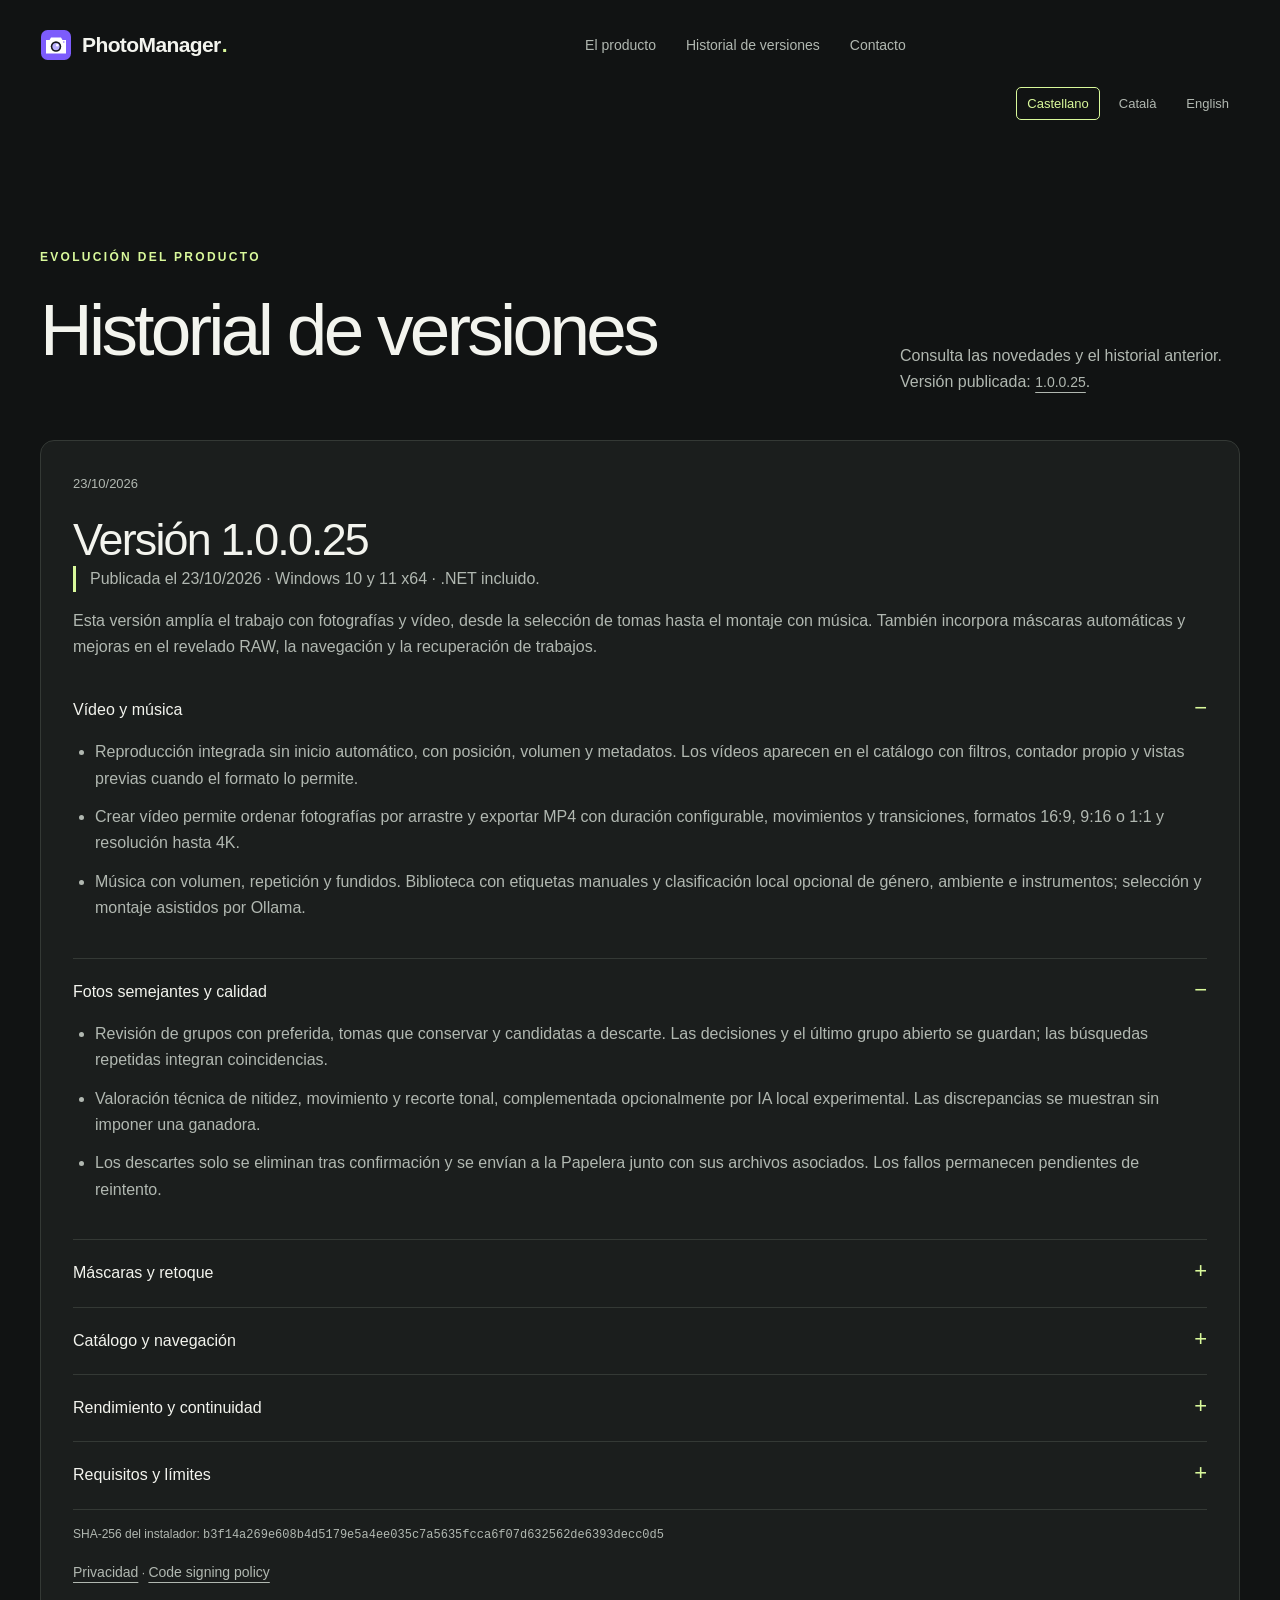
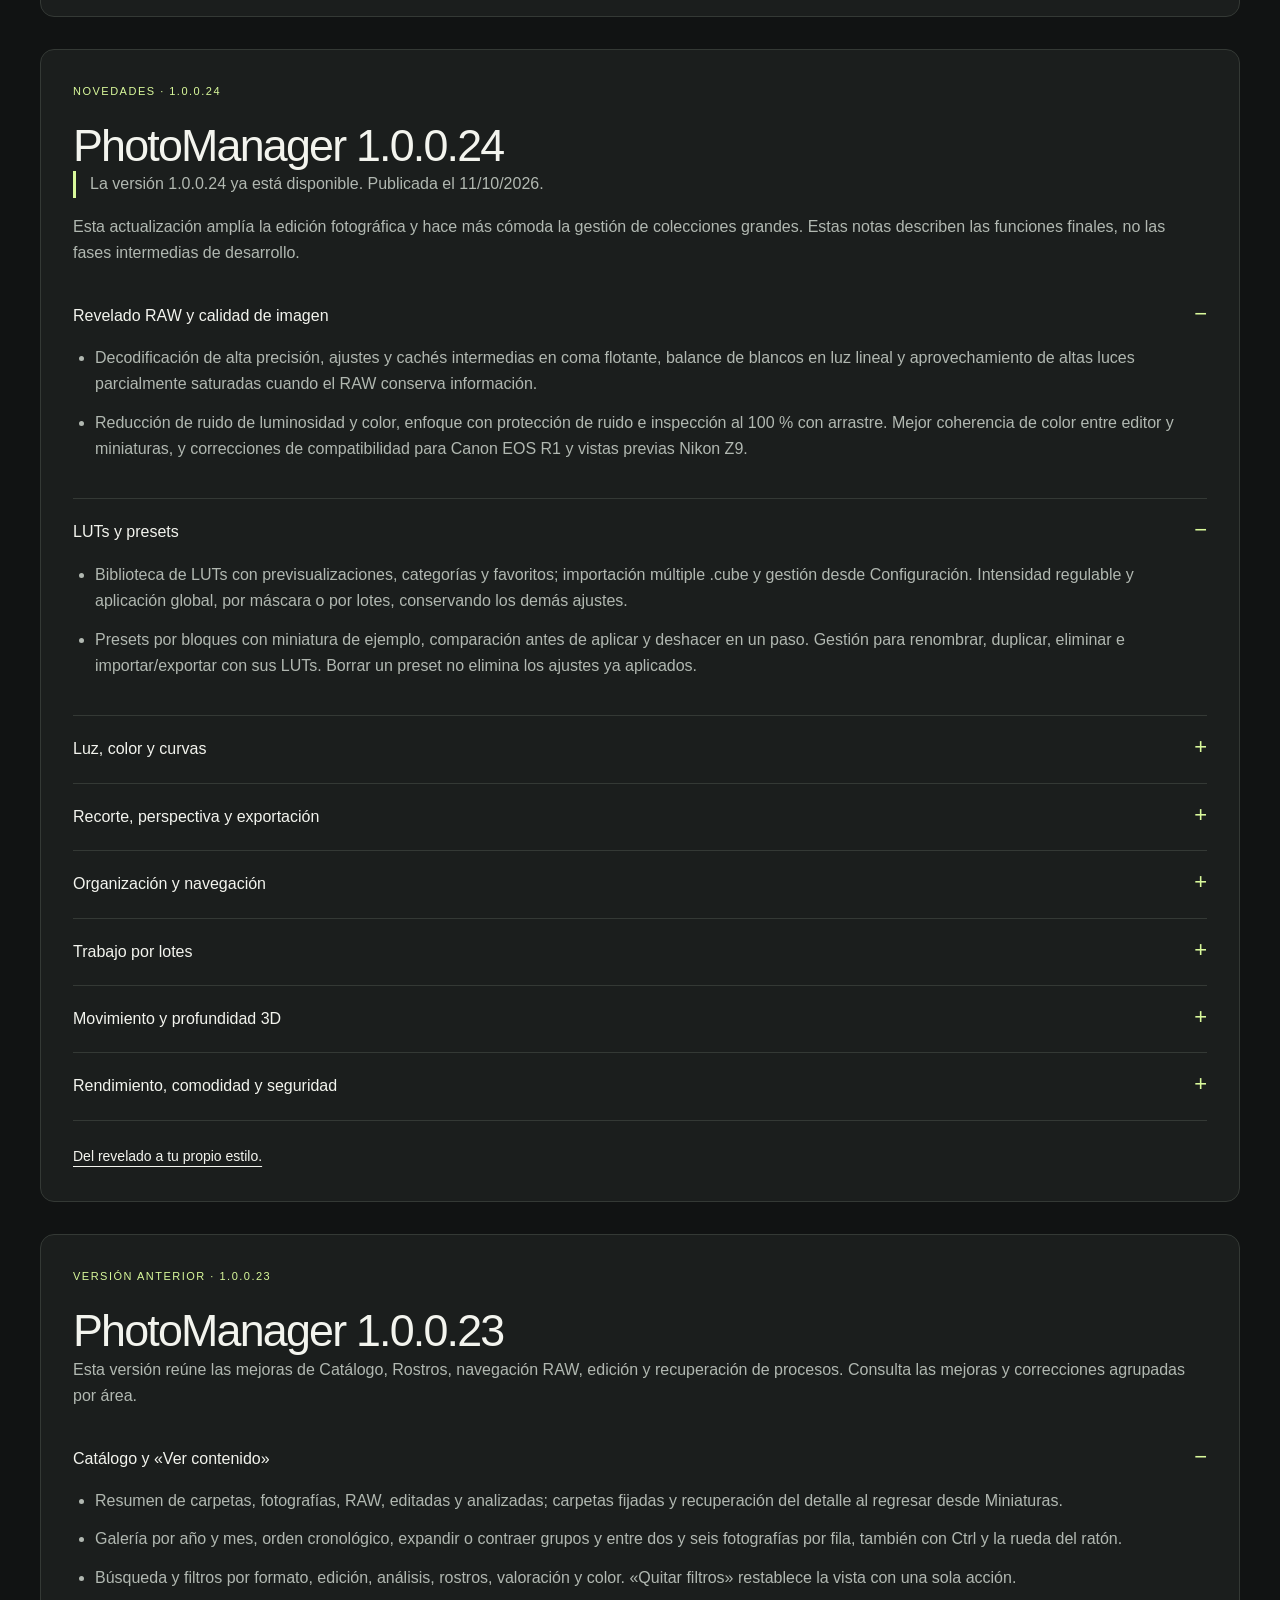
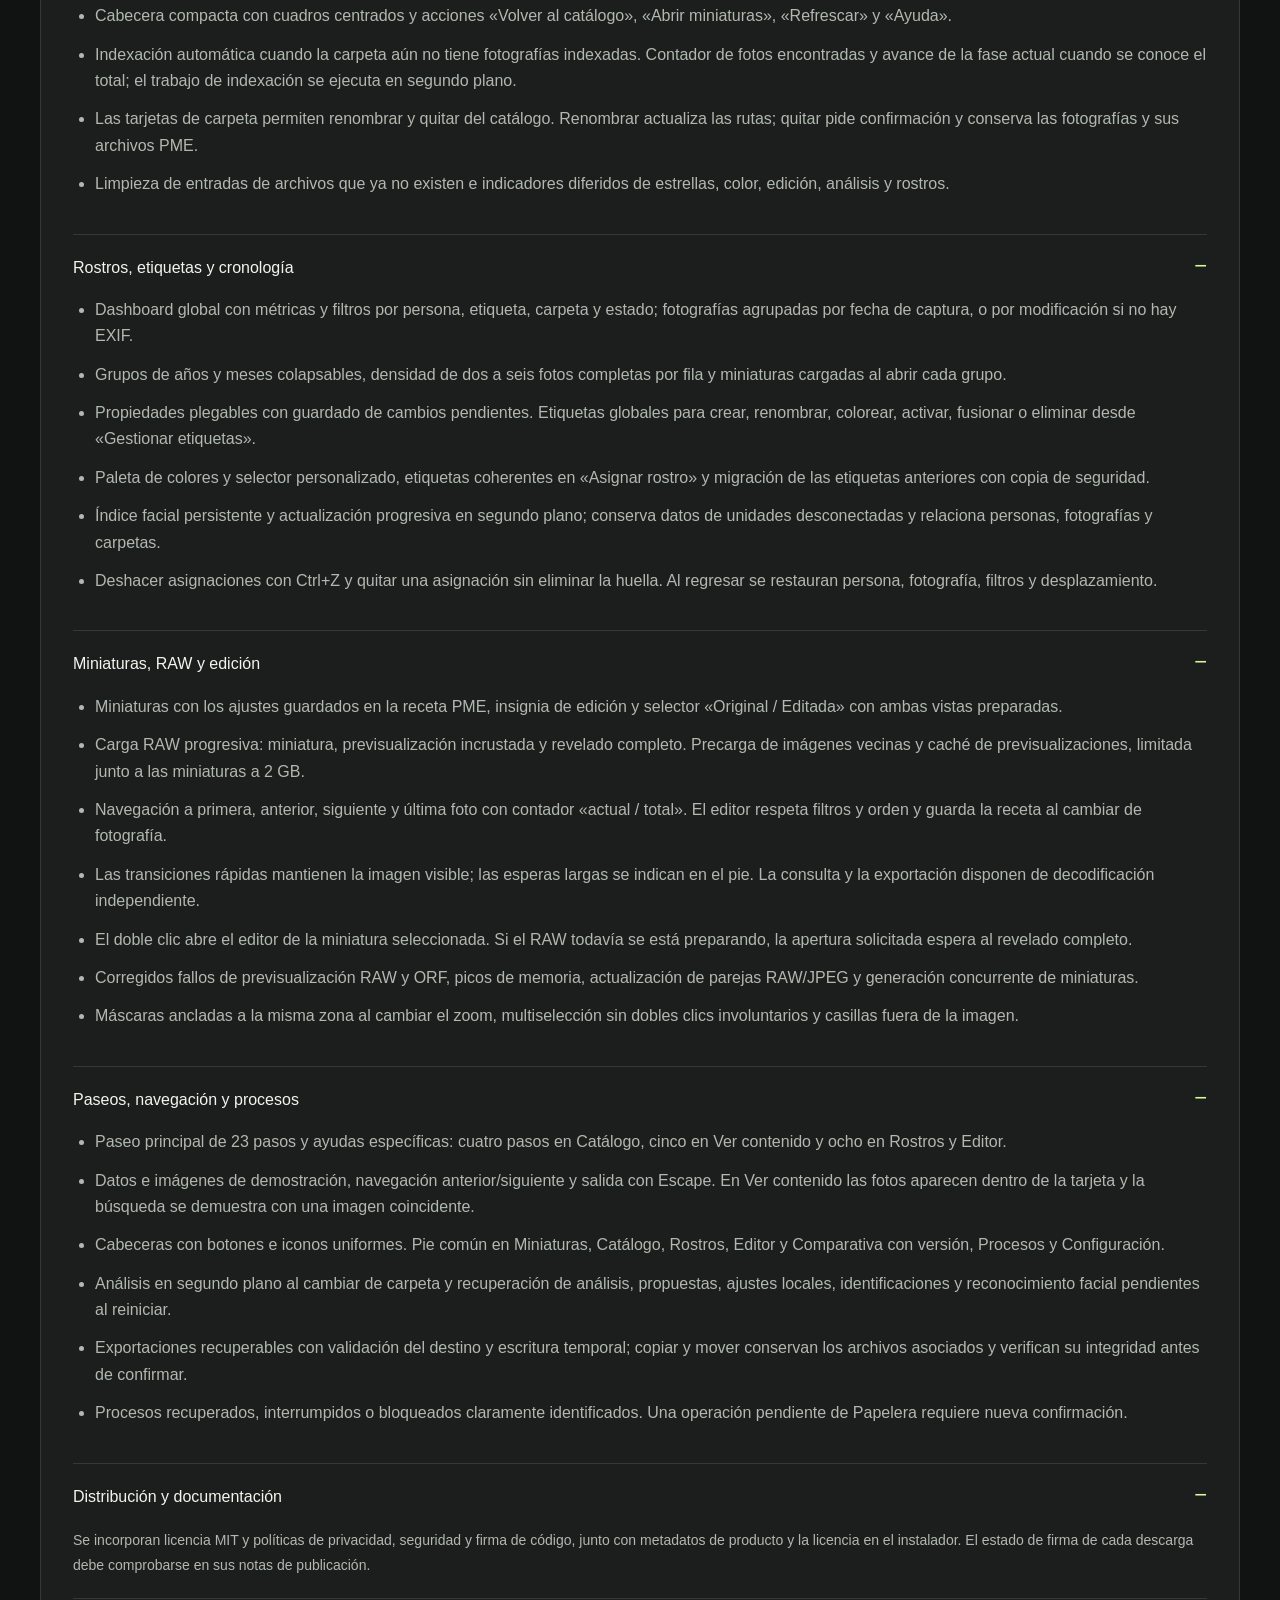
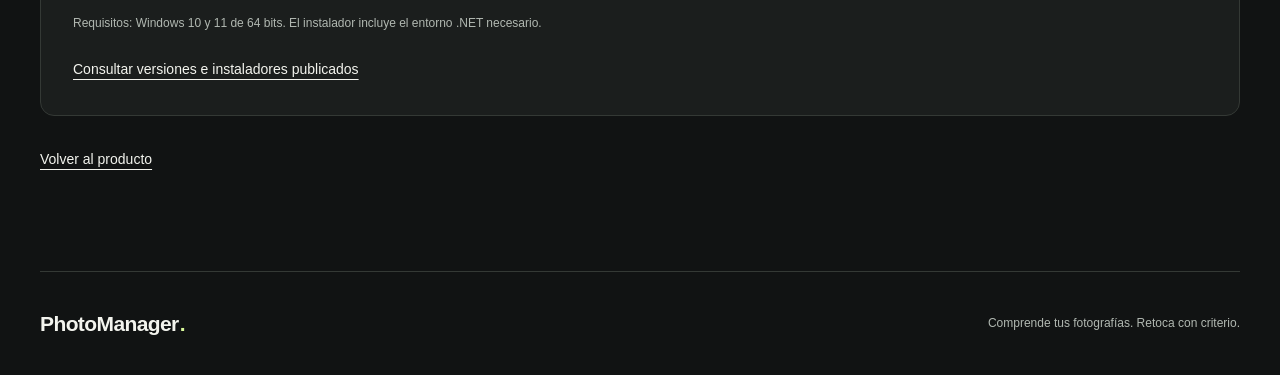
<file: docs/versiones.html>
<!doctype html>
<html lang="es">
<head>
  <meta charset="utf-8"><meta name="viewport" content="width=device-width, initial-scale=1">
  <title>Historial de versiones — PhotoManager</title>
  <meta name="description" content="Novedades de PhotoManager 1.0.0.25: vídeo y música, fotos semejantes, máscaras automáticas, revelado RAW y gestión del catálogo. Historial de las versiones anteriores.">
  <meta name="theme-color" content="#111313">
  <link rel="icon" href="assets/favicon.svg" type="image/svg+xml">
  <link rel="stylesheet" href="styles.css">
  <link rel="canonical" href="https://gtrepat.github.io/PhotoManager.Downloads/versiones.html">
  <link rel="alternate" hreflang="es" href="https://gtrepat.github.io/PhotoManager.Downloads/versiones.html">
  <link rel="alternate" hreflang="ca" href="https://gtrepat.github.io/PhotoManager.Downloads/ca/versions.html">
  <link rel="alternate" hreflang="en" href="https://gtrepat.github.io/PhotoManager.Downloads/en/releases.html">
  <link rel="alternate" hreflang="x-default" href="https://gtrepat.github.io/PhotoManager.Downloads/versiones.html">
  <script id="site-messages" type="application/json">{"language":"Idioma","interfaceNote":"Los nombres de los controles de la aplicación se muestran en castellano para que puedas encontrarlos.","unavailable":"La publicación de la versión 1.0.0.25 todavía no está disponible en GitHub.","missing":"La versión consultada todavía no incluye instalador. Sigue disponible la descarga de la 1.0.0.25.","error":"No se ha podido comprobar la última versión. Sigue disponible la descarga de la 1.0.0.25.","download":"Descargar para Windows","latest":"Última versión estable disponible.","latestTitle":"Última versión","copied":"Correo copiado.","copyError":"No se pudo copiar. Selecciona la dirección y cópiala manualmente.","dateLocale":"es-ES","versionLabel":"Versión","repository":"GTREPAT/PhotoManager.Downloads","version":"1.0.0.25"}</script>
  <script src="i18n.js" defer></script>
</head>
<body>
<a class="skip" href="#contenido">Saltar al contenido</a>
<header class="header wrap">
  <a class="brand" href="index.html" aria-label="PhotoManager, inicio"><img src="assets/favicon.svg" width="32" height="32" alt="">PhotoManager<span class="brand-dot">.</span></a>
  <nav aria-label="Navegación principal"><a href="index.html#biblioteca">El producto</a><a href="versiones.html" aria-current="page">Historial de versiones</a><a href="index.html#contacto">Contacto</a></nav>
  <nav class="language-switch" aria-label="Idioma"><a href="versiones.html" lang="es" hreflang="es" data-language="es" aria-current="page">Castellano</a><a href="ca/versions.html" lang="ca" hreflang="ca" data-language="ca">Català</a><a href="en/releases.html" lang="en" hreflang="en" data-language="en">English</a></nav>
</header>
<main id="contenido" class="section wrap">
  <div class="section-heading"><div><p class="eyebrow">EVOLUCIÓN DEL PRODUCTO</p><h1>Historial de versiones</h1></div><p>Consulta las novedades y el historial anterior. Versión publicada: <a class="text-link" href="#version-1-0-0-25">1.0.0.25</a>.</p></div>
<article id="version-1-0-0-25" class="release-entry" aria-labelledby="release25-title">
 <div class="release-meta"><time datetime="2026-10-23">23/10/2026</time></div>
 <h2 id="release25-title">Versión 1.0.0.25</h2><p class="release-status">Publicada el 23/10/2026 · Windows 10 y 11 x64 · .NET incluido.</p><p>Esta versión amplía el trabajo con fotografías y vídeo, desde la selección de tomas hasta el montaje con música. También incorpora máscaras automáticas y mejoras en el revelado RAW, la navegación y la recuperación de trabajos.</p>
 <div class="release-details"><details open><summary>Vídeo y música</summary><ul><li>Reproducción integrada sin inicio automático, con posición, volumen y metadatos. Los vídeos aparecen en el catálogo con filtros, contador propio y vistas previas cuando el formato lo permite.</li><li>Crear vídeo permite ordenar fotografías por arrastre y exportar MP4 con duración configurable, movimientos y transiciones, formatos 16:9, 9:16 o 1:1 y resolución hasta 4K.</li><li>Música con volumen, repetición y fundidos. Biblioteca con etiquetas manuales y clasificación local opcional de género, ambiente e instrumentos; selección y montaje asistidos por Ollama.</li></ul></details>
<details open><summary>Fotos semejantes y calidad</summary><ul><li>Revisión de grupos con preferida, tomas que conservar y candidatas a descarte. Las decisiones y el último grupo abierto se guardan; las búsquedas repetidas integran coincidencias.</li><li>Valoración técnica de nitidez, movimiento y recorte tonal, complementada opcionalmente por IA local experimental. Las discrepancias se muestran sin imponer una ganadora.</li><li>Los descartes solo se eliminan tras confirmación y se envían a la Papelera junto con sus archivos asociados. Los fallos permanecen pendientes de reintento.</li></ul></details>
<details><summary>Máscaras y retoque</summary><ul><li>Galería de máscaras automáticas de cielo, personas, animales, vegetación, arquitectura y partes del rostro, según los modelos disponibles. Los resultados requieren revisión.</li><li>Selección de piel facial, mejoras del suavizado y detección automática de ojos rojos como complemento de la corrección manual.</li><li>Mejoras del tratamiento tonal y de color RAW con referencia al JPEG de cámara cuando está disponible, y ajustes de nitidez, reducción de ruido y propuestas automáticas.</li></ul></details>
<details><summary>Catálogo y navegación</summary><ul><li>Creación de carpetas vacías y traslado de contenido entre carpetas del catálogo con tratamiento de nombres repetidos y recuperación de traslados interrumpidos.</li><li>Miniaturas en varias filas, tira horizontal o columna vertical, con densidad configurable, menús contextuales y la selección visible al cambiar de orientación.</li><li>Acciones de carpeta más accesibles, reconocimiento facial desde el catálogo y acceso a la web junto a Procesos y Configuración, también en el editor.</li></ul></details>
<details><summary>Rendimiento y continuidad</summary><ul><li>Previsualización adaptada al zoom, caché de renderizado y procesamiento de la región visible en operaciones compatibles. La galería de miniaturas utiliza un panel virtualizado.</li><li>Recuperación de trabajos interrumpidos de semejantes, selección, música y generación de vídeo. La exportación de vídeo puede reiniciarse desde el principio.</li><li>Corregida la comunicación de fallos al iniciar el motor musical. Verificación de la versión: 1.264 pruebas superadas, ninguna fallida ni omitida, incluida una integración real con Ollama.</li></ul></details>
<details><summary>Requisitos y límites</summary><ul><li>Windows 10/11 x64, con .NET incluido. La IA local requiere los modelos correspondientes; las funciones visuales de Ollama requieren además ese servicio. La valoración de calidad con IA es experimental.</li><li>El instalador de esta versión no tiene firma digital. Comprueba el origen y su SHA-256 antes de instalar. La ausencia de firma puede provocar avisos de Windows.</li><li>Los vídeos se reproducen y se generan, pero no se editan como fotografías. No se incluye previsualización completa del montaje ni un sistema de proyectos de vídeo múltiples.</li></ul></details></div>
 <p class="micro">SHA-256 del instalador: <code class="release-hash">b3f14a269e608b4d5179e5a4ee035c7a5635fcca6f07d632562de6393decc0d5</code></p>
 <p class="micro"><a class="text-link" href="https://github.com/GTREPAT/PhotoManager.Downloads/releases/download/v1.0.0.25/PRIVACY.md">Privacidad</a> · <a class="text-link" href="https://github.com/GTREPAT/PhotoManager.Downloads/releases/download/v1.0.0.25/CODE-SIGNING-POLICY.md">Code signing policy</a></p>
 </article>
    <article id="version-1-0-0-24" class="release-entry" aria-labelledby="release24-title">
      <div class="release-meta"><span class="tag">NOVEDADES · 1.0.0.24</span></div>
      <h2 id="release24-title">PhotoManager 1.0.0.24</h2>
      <p class="release-status">La versión 1.0.0.24 ya está disponible. Publicada el 11/10/2026.</p>
      <p>Esta actualización amplía la edición fotográfica y hace más cómoda la gestión de colecciones grandes. Estas notas describen las funciones finales, no las fases intermedias de desarrollo.</p>
      <div class="release-details">
        <details open><summary>Revelado RAW y calidad de imagen</summary><ul><li>Decodificación de alta precisión, ajustes y cachés intermedias en coma flotante, balance de blancos en luz lineal y aprovechamiento de altas luces parcialmente saturadas cuando el RAW conserva información.</li><li>Reducción de ruido de luminosidad y color, enfoque con protección de ruido e inspección al 100 % con arrastre. Mejor coherencia de color entre editor y miniaturas, y correcciones de compatibilidad para Canon EOS R1 y vistas previas Nikon Z9.</li></ul></details>
        <details open><summary>LUTs y presets</summary><ul><li>Biblioteca de LUTs con previsualizaciones, categorías y favoritos; importación múltiple .cube y gestión desde Configuración. Intensidad regulable y aplicación global, por máscara o por lotes, conservando los demás ajustes.</li><li>Presets por bloques con miniatura de ejemplo, comparación antes de aplicar y deshacer en un paso. Gestión para renombrar, duplicar, eliminar e importar/exportar con sus LUTs. Borrar un preset no elimina los ajustes ya aplicados.</li></ul></details>
        <details><summary>Luz, color y curvas</summary><ul><li>Un único Auto propone luz, contraste y viveza sobre la edición actual. Permite revisar los valores e intensidad, cancelar o aplicar en un paso de deshacer, sin cambiar el balance de blancos. Comparación temporal por bloque y avisos de recorte vinculados al ajuste.</li><li>HSL se ajusta pulsando y arrastrando sobre la fotografía, con amplitud, suavidad y resaltado orientativo del rango. Curvas permite localizar el tono bajo el puntero y añadir o seleccionar puntos desde la imagen.</li></ul></details>
        <details><summary>Recorte, perspectiva y exportación</summary><ul><li>Enderezado mediante una línea de horizonte y perspectiva con guías de cuatro puntos ajustables. Comparación previa, intensidad regulable y recorte automático opcional de bordes vacíos.</li><li>Proporciones propias y estimación de encuadre y resolución. Exportación con ancho y alto en píxeles, ajustando o rellenando sin deformar; PNG y TIFF de 8 o 16 bits por canal, también en lotes.</li></ul></details>
        <details><summary>Organización y navegación</summary><ul><li>Etiquetas de carpetas con identificador, nombre y color, independientes de Rostros; creación, edición, fusión y filtros por todas, cualquiera o sin etiquetas.</li><li>Navegación con teclado, selección con un clic y apertura con doble clic o Enter. Vista original/editada en detalle del catálogo y Rostros, y retorno a la última fotografía seleccionada cuando pertenece a la vista.</li></ul></details>
        <details><summary>Trabajo por lotes</summary><ul><li>Acciones agrupadas por finalidad: aplicar LUTs y presets, copiar o restablecer bloques, clasificar por estrellas y color y exportar. El formulario recuerda la última acción confirmada sin ejecutarla automáticamente.</li><li>Renombrado con previsualización, comprobación de colisiones y conservación de archivos asociados. Los lotes compatibles muestran progreso, permiten cancelar y recuperan tareas pendientes.</li></ul></details>
        <details><summary>Movimiento y profundidad 3D</summary><ul><li>Flujo en tres pasos con reproducción, pausa y recorrido de la secuencia antes de exportar. Mejores bordes y reconstrucción del fondo, con avisos de mapas poco fiables y límites conservadores de movimiento.</li><li>Corrección manual del mapa con pinceles de acercar, alejar y suavizar, explicaciones, comparación y deshacer. Restablecer mapa recupera la base anterior incluso después de aplicar las correcciones.</li></ul></details>
        <details><summary>Rendimiento, comodidad y seguridad</summary><ul><li>Miniaturas de Rostros y detalle del catálogo limitadas a la zona visible y un margen, con liberación y cancelación de cargas innecesarias. Menor consumo al abrir carpetas RAW, reutilización de originales recientes y mejoras de caché.</li><li>Inicio automático opcional de ComfyUI, mensajes técnicos del editor ocultos por defecto y controles más homogéneos. Migración a .NET 10 y actualización de dependencias para corregir vulnerabilidades conocidas.</li></ul></details>
      </div>
      <a class="text-link" href="index.html#edicion">Del revelado a tu propio estilo.</a>
    </article>
    <article id="version-1-0-0-23" class="release-entry">
      <div class="release-meta"><span class="tag">VERSIÓN ANTERIOR · 1.0.0.23</span></div>
      <h2>PhotoManager 1.0.0.23</h2>
      <p>Esta versión reúne las mejoras de Catálogo, Rostros, navegación RAW, edición y recuperación de procesos. Consulta las mejoras y correcciones agrupadas por área.</p>
      <div class="release-details">
        <details open><summary>Catálogo y «Ver contenido»</summary><ul>
          <li>Resumen de carpetas, fotografías, RAW, editadas y analizadas; carpetas fijadas y recuperación del detalle al regresar desde Miniaturas.</li>
          <li>Galería por año y mes, orden cronológico, expandir o contraer grupos y entre dos y seis fotografías por fila, también con Ctrl y la rueda del ratón.</li>
          <li>Búsqueda y filtros por formato, edición, análisis, rostros, valoración y color. «Quitar filtros» restablece la vista con una sola acción.</li>
          <li>Cabecera compacta con cuadros centrados y acciones «Volver al catálogo», «Abrir miniaturas», «Refrescar» y «Ayuda».</li>
          <li>Indexación automática cuando la carpeta aún no tiene fotografías indexadas. Contador de fotos encontradas y avance de la fase actual cuando se conoce el total; el trabajo de indexación se ejecuta en segundo plano.</li>
          <li>Las tarjetas de carpeta permiten renombrar y quitar del catálogo. Renombrar actualiza las rutas; quitar pide confirmación y conserva las fotografías y sus archivos PME.</li>
          <li>Limpieza de entradas de archivos que ya no existen e indicadores diferidos de estrellas, color, edición, análisis y rostros.</li>
        </ul></details>
        <details open><summary>Rostros, etiquetas y cronología</summary><ul>
          <li>Dashboard global con métricas y filtros por persona, etiqueta, carpeta y estado; fotografías agrupadas por fecha de captura, o por modificación si no hay EXIF.</li>
          <li>Grupos de años y meses colapsables, densidad de dos a seis fotos completas por fila y miniaturas cargadas al abrir cada grupo.</li>
          <li>Propiedades plegables con guardado de cambios pendientes. Etiquetas globales para crear, renombrar, colorear, activar, fusionar o eliminar desde «Gestionar etiquetas».</li>
          <li>Paleta de colores y selector personalizado, etiquetas coherentes en «Asignar rostro» y migración de las etiquetas anteriores con copia de seguridad.</li>
          <li>Índice facial persistente y actualización progresiva en segundo plano; conserva datos de unidades desconectadas y relaciona personas, fotografías y carpetas.</li>
          <li>Deshacer asignaciones con Ctrl+Z y quitar una asignación sin eliminar la huella. Al regresar se restauran persona, fotografía, filtros y desplazamiento.</li>
        </ul></details>
        <details open><summary>Miniaturas, RAW y edición</summary><ul>
          <li>Miniaturas con los ajustes guardados en la receta PME, insignia de edición y selector «Original / Editada» con ambas vistas preparadas.</li>
          <li>Carga RAW progresiva: miniatura, previsualización incrustada y revelado completo. Precarga de imágenes vecinas y caché de previsualizaciones, limitada junto a las miniaturas a 2 GB.</li>
          <li>Navegación a primera, anterior, siguiente y última foto con contador «actual / total». El editor respeta filtros y orden y guarda la receta al cambiar de fotografía.</li>
          <li>Las transiciones rápidas mantienen la imagen visible; las esperas largas se indican en el pie. La consulta y la exportación disponen de decodificación independiente.</li>
          <li>El doble clic abre el editor de la miniatura seleccionada. Si el RAW todavía se está preparando, la apertura solicitada espera al revelado completo.</li>
          <li>Corregidos fallos de previsualización RAW y ORF, picos de memoria, actualización de parejas RAW/JPEG y generación concurrente de miniaturas.</li>
          <li>Máscaras ancladas a la misma zona al cambiar el zoom, multiselección sin dobles clics involuntarios y casillas fuera de la imagen.</li>
        </ul></details>
        <details open><summary>Paseos, navegación y procesos</summary><ul>
          <li>Paseo principal de 23 pasos y ayudas específicas: cuatro pasos en Catálogo, cinco en Ver contenido y ocho en Rostros y Editor.</li>
          <li>Datos e imágenes de demostración, navegación anterior/siguiente y salida con Escape. En Ver contenido las fotos aparecen dentro de la tarjeta y la búsqueda se demuestra con una imagen coincidente.</li>
          <li>Cabeceras con botones e iconos uniformes. Pie común en Miniaturas, Catálogo, Rostros, Editor y Comparativa con versión, Procesos y Configuración.</li>
          <li>Análisis en segundo plano al cambiar de carpeta y recuperación de análisis, propuestas, ajustes locales, identificaciones y reconocimiento facial pendientes al reiniciar.</li>
          <li>Exportaciones recuperables con validación del destino y escritura temporal; copiar y mover conservan los archivos asociados y verifican su integridad antes de confirmar.</li>
          <li>Procesos recuperados, interrumpidos o bloqueados claramente identificados. Una operación pendiente de Papelera requiere nueva confirmación.</li>
        </ul></details>
        <details open><summary>Distribución y documentación</summary><p>Se incorporan licencia MIT y políticas de privacidad, seguridad y firma de código, junto con metadatos de producto y la licencia en el instalador. El estado de firma de cada descarga debe comprobarse en sus notas de publicación.</p></details>
      </div>
      <p class="micro">Requisitos: Windows 10 y 11 de 64 bits. El instalador incluye el entorno .NET necesario.</p>
      <a class="text-link" href="https://github.com/GTREPAT/PhotoManager.Downloads/releases">Consultar versiones e instaladores publicados</a>
    </article>
  <div class="actions" style="margin-top:32px"><a class="text-link" href="index.html">Volver al producto</a></div>
</main>
<footer class="wrap"><a class="brand" href="index.html">PhotoManager<span class="brand-dot">.</span></a><p>Comprende tus fotografías. Retoca con criterio.</p></footer>
</body>
</html>
</file>
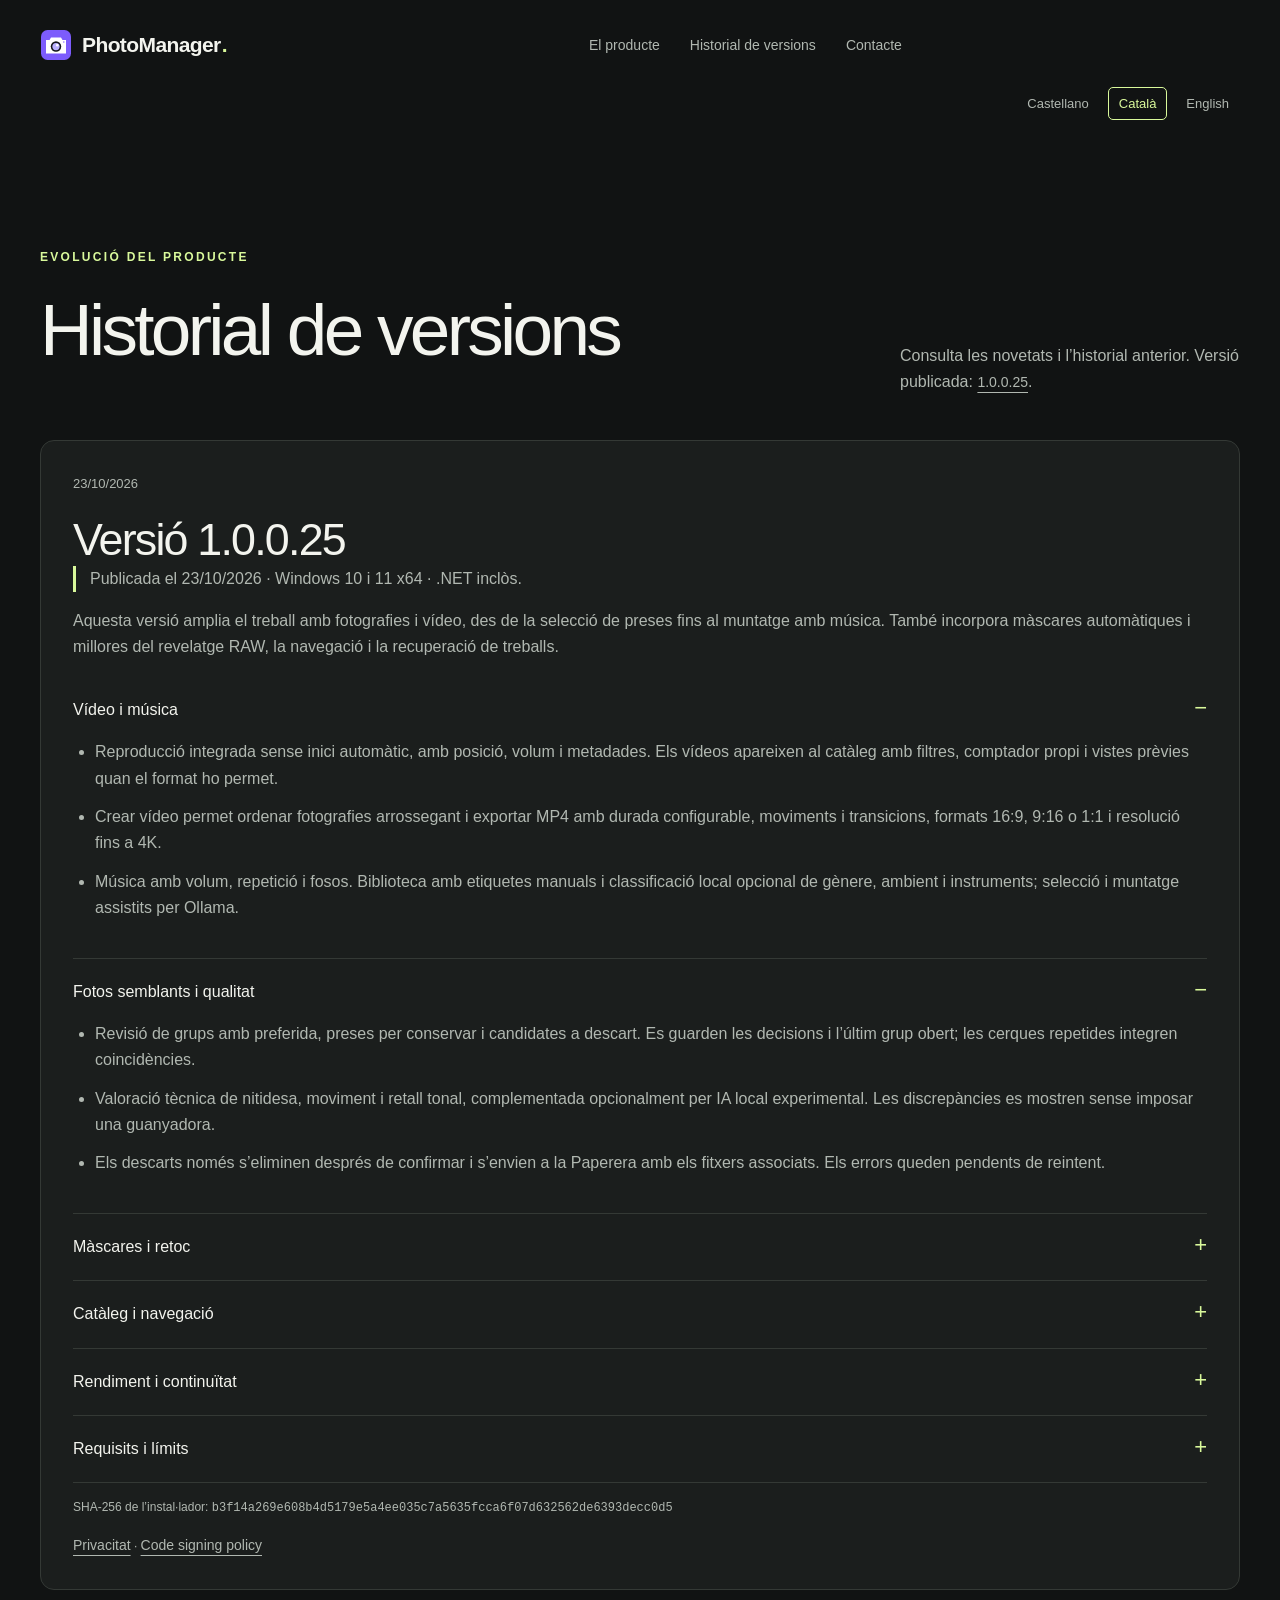
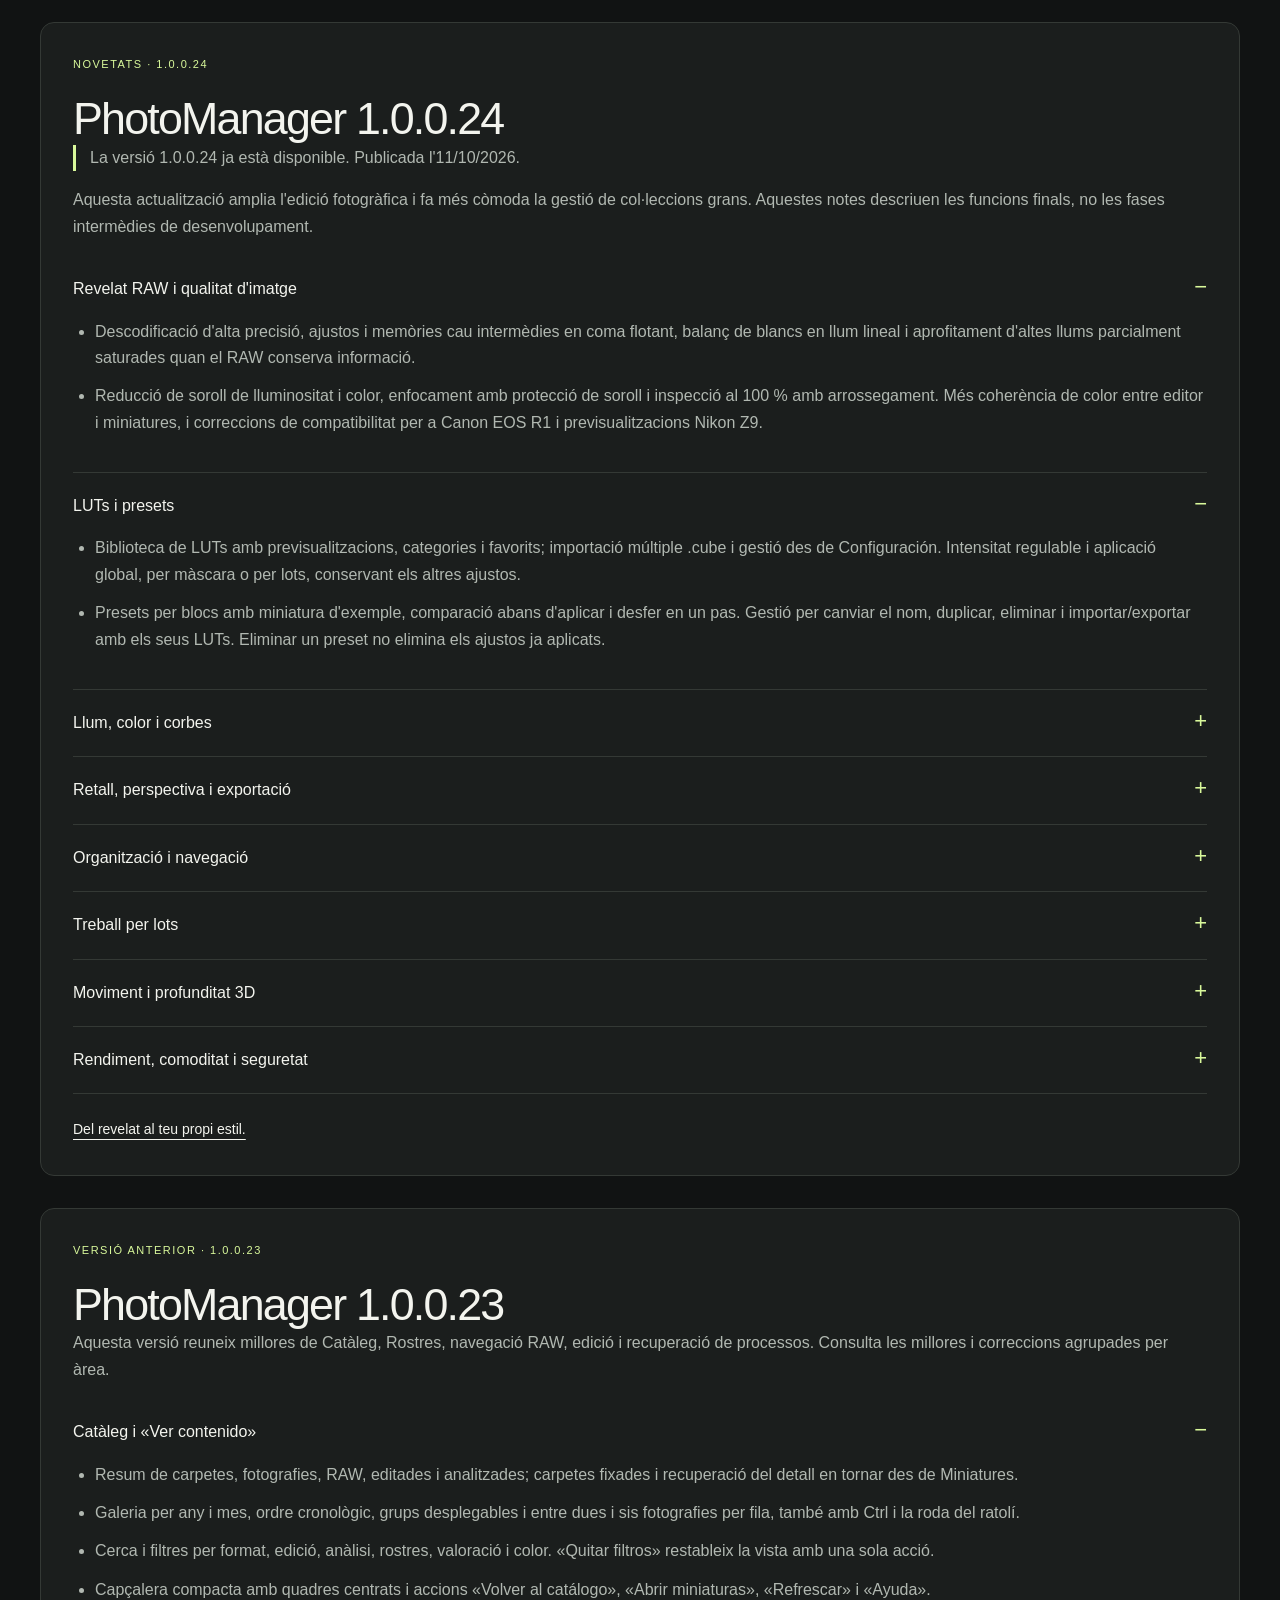
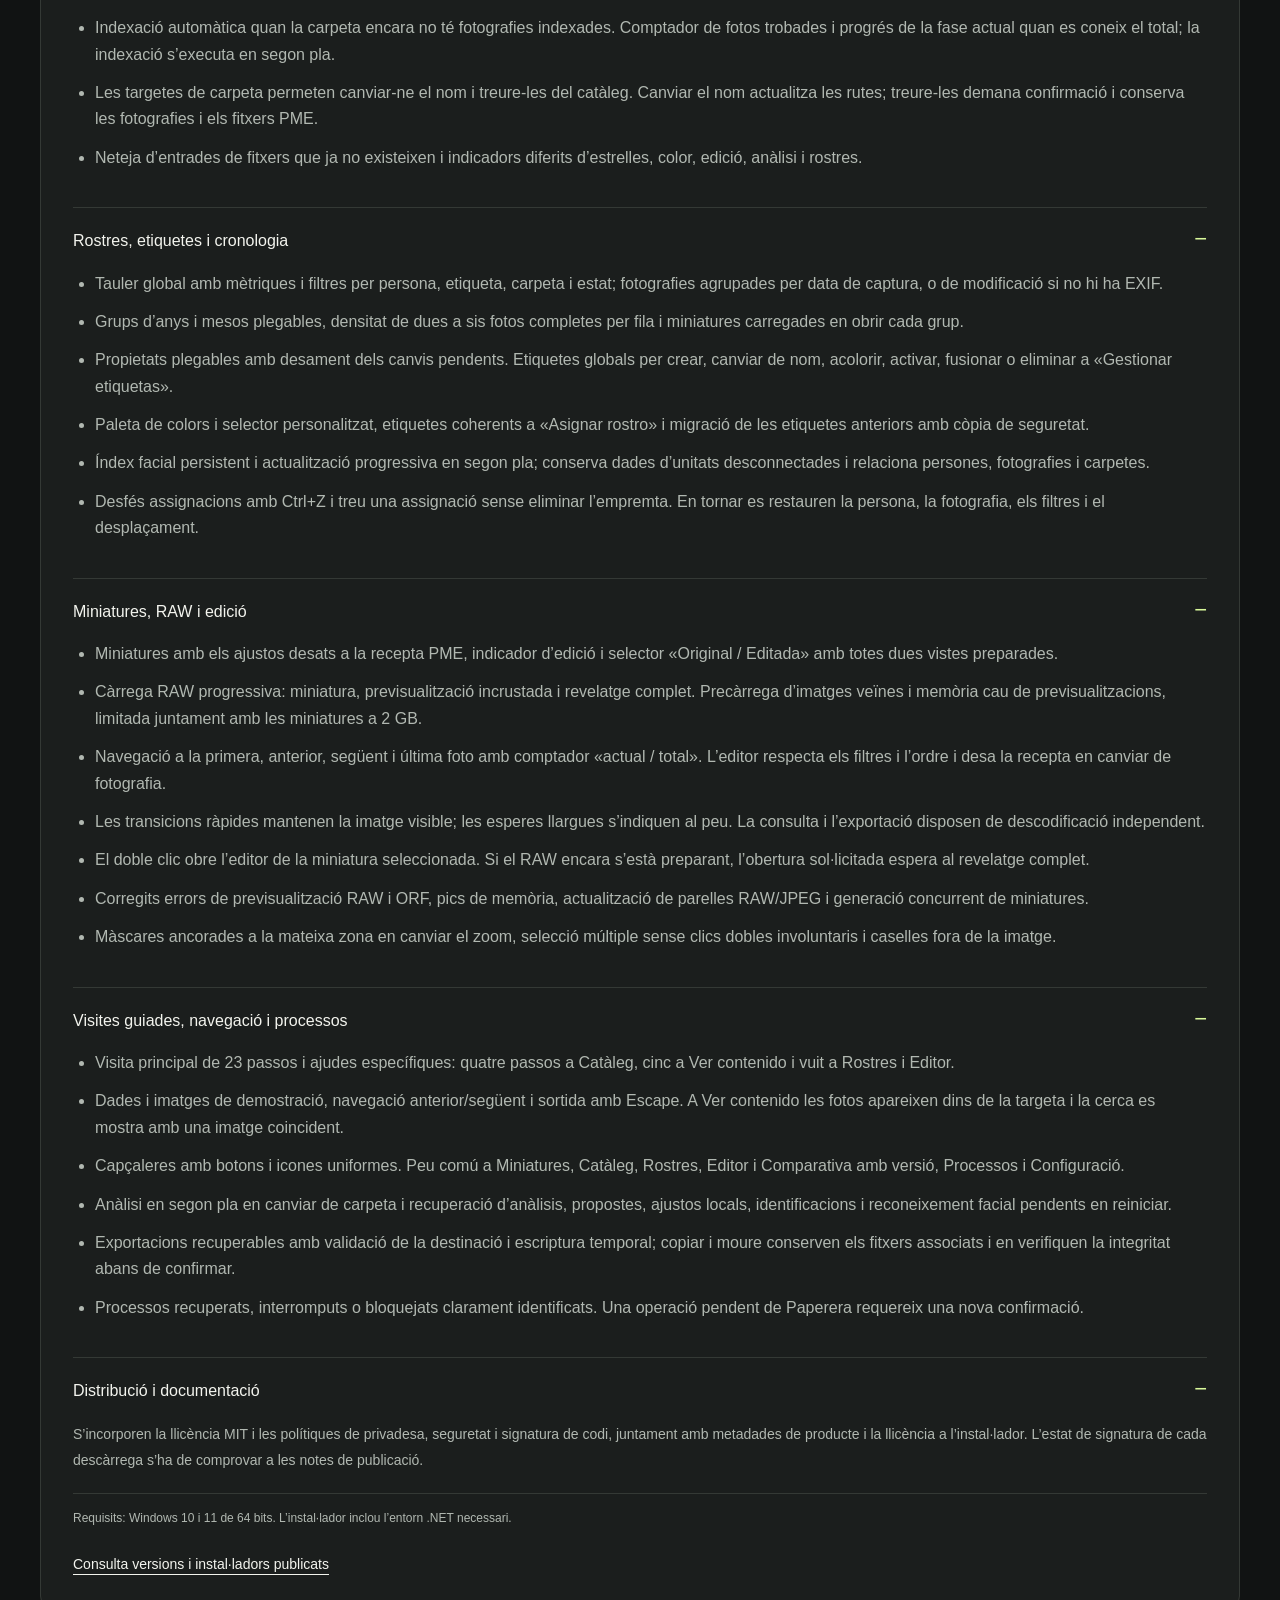
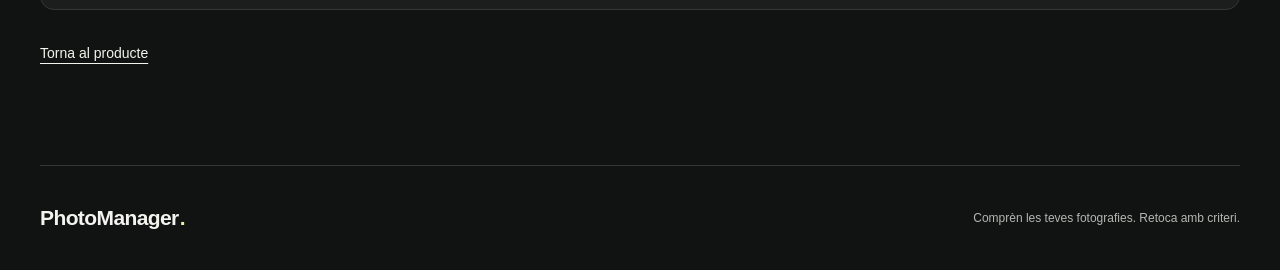
<file: docs/ca/versions.html>
<!doctype html>
<html lang="ca">
<head>
  <meta charset="utf-8"><meta name="viewport" content="width=device-width, initial-scale=1">
  <title>Historial de versions — PhotoManager</title>
  <meta name="description" content="Novetats de PhotoManager 1.0.0.25: vídeo i música, fotos semblants, màscares automàtiques, revelatge RAW i gestió del catàleg. Historial de les versions anteriors.">
  <meta name="theme-color" content="#111313">
  <link rel="icon" href="../assets/favicon.svg" type="image/svg+xml">
  <link rel="stylesheet" href="../styles.css">
  <link rel="canonical" href="https://gtrepat.github.io/PhotoManager.Downloads/ca/versions.html">
  <link rel="alternate" hreflang="es" href="https://gtrepat.github.io/PhotoManager.Downloads/versiones.html">
  <link rel="alternate" hreflang="ca" href="https://gtrepat.github.io/PhotoManager.Downloads/ca/versions.html">
  <link rel="alternate" hreflang="en" href="https://gtrepat.github.io/PhotoManager.Downloads/en/releases.html">
  <link rel="alternate" hreflang="x-default" href="https://gtrepat.github.io/PhotoManager.Downloads/versiones.html">
  <script id="site-messages" type="application/json">{"language":"Idioma","interfaceNote":"Els noms dels controls de l’aplicació es mostren en castellà perquè els puguis trobar.","unavailable":"La publicació de la versió 1.0.0.25 encara no està disponible a GitHub.","missing":"La versió consultada encara no inclou instal·lador. La descàrrega de la 1.0.0.25 continua disponible.","error":"No s’ha pogut comprovar l’última versió. La descàrrega de la 1.0.0.25 continua disponible.","download":"Descarrega per a Windows","latest":"Última versió estable disponible.","latestTitle":"Última versió","copied":"Correu copiat.","copyError":"No s’ha pogut copiar. Selecciona l’adreça i copia-la manualment.","dateLocale":"ca-ES","versionLabel":"Versió","repository":"GTREPAT/PhotoManager.Downloads","version":"1.0.0.25"}</script>
  <script src="../i18n.js" defer></script>
</head>
<body>
<a class="skip" href="#contenido">Salta al contingut</a>
<header class="header wrap">
  <a class="brand" href="index.html" aria-label="PhotoManager, inici"><img src="../assets/favicon.svg" width="32" height="32" alt="">PhotoManager<span class="brand-dot">.</span></a>
  <nav aria-label="Navegació principal"><a href="index.html#biblioteca">El producte</a><a href="versions.html" aria-current="page">Historial de versions</a><a href="index.html#contacto">Contacte</a></nav>
  <nav class="language-switch" aria-label="Idioma"><a href="../versiones.html" lang="es" hreflang="es" data-language="es">Castellano</a><a href="versions.html" lang="ca" hreflang="ca" data-language="ca" aria-current="page">Català</a><a href="../en/releases.html" lang="en" hreflang="en" data-language="en">English</a></nav>
</header>
<main id="contenido" class="section wrap">
  <div class="section-heading"><div><p class="eyebrow">EVOLUCIÓ DEL PRODUCTE</p><h1>Historial de versions</h1></div><p>Consulta les novetats i l’historial anterior. Versió publicada: <a class="text-link" href="#version-1-0-0-25">1.0.0.25</a>.</p></div>
<article id="version-1-0-0-25" class="release-entry" aria-labelledby="release25-title">
 <div class="release-meta"><time datetime="2026-10-23">23/10/2026</time></div>
 <h2 id="release25-title">Versió 1.0.0.25</h2><p class="release-status">Publicada el 23/10/2026 · Windows 10 i 11 x64 · .NET inclòs.</p><p>Aquesta versió amplia el treball amb fotografies i vídeo, des de la selecció de preses fins al muntatge amb música. També incorpora màscares automàtiques i millores del revelatge RAW, la navegació i la recuperació de treballs.</p>
 <div class="release-details"><details open><summary>Vídeo i música</summary><ul><li>Reproducció integrada sense inici automàtic, amb posició, volum i metadades. Els vídeos apareixen al catàleg amb filtres, comptador propi i vistes prèvies quan el format ho permet.</li><li>Crear vídeo permet ordenar fotografies arrossegant i exportar MP4 amb durada configurable, moviments i transicions, formats 16:9, 9:16 o 1:1 i resolució fins a 4K.</li><li>Música amb volum, repetició i fosos. Biblioteca amb etiquetes manuals i classificació local opcional de gènere, ambient i instruments; selecció i muntatge assistits per Ollama.</li></ul></details>
<details open><summary>Fotos semblants i qualitat</summary><ul><li>Revisió de grups amb preferida, preses per conservar i candidates a descart. Es guarden les decisions i l’últim grup obert; les cerques repetides integren coincidències.</li><li>Valoració tècnica de nitidesa, moviment i retall tonal, complementada opcionalment per IA local experimental. Les discrepàncies es mostren sense imposar una guanyadora.</li><li>Els descarts només s’eliminen després de confirmar i s’envien a la Paperera amb els fitxers associats. Els errors queden pendents de reintent.</li></ul></details>
<details><summary>Màscares i retoc</summary><ul><li>Galeria de màscares automàtiques de cel, persones, animals, vegetació, arquitectura i parts del rostre, segons els models disponibles. Cal revisar els resultats.</li><li>Selecció de pell facial, millores del suavitzat i detecció automàtica d’ulls vermells com a complement de la correcció manual.</li><li>Millores del tractament tonal i de color RAW amb referència al JPEG de càmera quan està disponible, i ajustos de nitidesa, reducció de soroll i propostes automàtiques.</li></ul></details>
<details><summary>Catàleg i navegació</summary><ul><li>Creació de carpetes buides i trasllat de contingut entre carpetes del catàleg amb tractament de noms repetits i recuperació de trasllats interromputs.</li><li>Miniatures en diverses files, tira horitzontal o columna vertical, amb densitat configurable, menús contextuals i la selecció visible en canviar d’orientació.</li><li>Accions de carpeta més accessibles, reconeixement facial des del catàleg i accés a la web al costat de Procesos i Configuración, també a l’editor.</li></ul></details>
<details><summary>Rendiment i continuïtat</summary><ul><li>Previsualització adaptada al zoom, memòria cau de renderització i processament de la regió visible en operacions compatibles. La galeria de miniatures utilitza un panell virtualitzat.</li><li>Recuperació de treballs interromputs de semblants, selecció, música i generació de vídeo. L’exportació de vídeo pot reiniciar-se des del principi.</li><li>Corregida la comunicació d’errors en iniciar el motor musical. Verificació de la versió: 1.264 proves superades, cap de fallida ni omesa, inclosa una integració real amb Ollama.</li></ul></details>
<details><summary>Requisits i límits</summary><ul><li>Windows 10/11 x64, amb .NET inclòs. La IA local requereix els models corresponents; les funcions visuals d’Ollama també requereixen aquest servei. La valoració de qualitat amb IA és experimental.</li><li>L’instal·lador d’aquesta versió no té signatura digital. Comprova’n l’origen i el SHA-256 abans d’instal·lar. L’absència de signatura pot provocar avisos de Windows.</li><li>Els vídeos es reprodueixen i es generen, però no s’editen com a fotografies. No s’inclou previsualització completa del muntatge ni un sistema de projectes de vídeo múltiples.</li></ul></details></div>
 <p class="micro">SHA-256 de l’instal·lador: <code class="release-hash">b3f14a269e608b4d5179e5a4ee035c7a5635fcca6f07d632562de6393decc0d5</code></p>
 <p class="micro"><a class="text-link" href="https://github.com/GTREPAT/PhotoManager.Downloads/releases/download/v1.0.0.25/PRIVACY.md">Privacitat</a> · <a class="text-link" href="https://github.com/GTREPAT/PhotoManager.Downloads/releases/download/v1.0.0.25/CODE-SIGNING-POLICY.md">Code signing policy</a></p>
 </article>
    <article id="version-1-0-0-24" class="release-entry" aria-labelledby="release24-title">
      <div class="release-meta"><span class="tag">NOVETATS · 1.0.0.24</span></div>
      <h2 id="release24-title">PhotoManager 1.0.0.24</h2>
      <p class="release-status">La versió 1.0.0.24 ja està disponible. Publicada l'11/10/2026.</p>
      <p>Aquesta actualització amplia l'edició fotogràfica i fa més còmoda la gestió de col·leccions grans. Aquestes notes descriuen les funcions finals, no les fases intermèdies de desenvolupament.</p>
      <div class="release-details">
        <details open><summary>Revelat RAW i qualitat d'imatge</summary><ul><li>Descodificació d'alta precisió, ajustos i memòries cau intermèdies en coma flotant, balanç de blancs en llum lineal i aprofitament d'altes llums parcialment saturades quan el RAW conserva informació.</li><li>Reducció de soroll de lluminositat i color, enfocament amb protecció de soroll i inspecció al 100 % amb arrossegament. Més coherència de color entre editor i miniatures, i correccions de compatibilitat per a Canon EOS R1 i previsualitzacions Nikon Z9.</li></ul></details>
        <details open><summary>LUTs i presets</summary><ul><li>Biblioteca de LUTs amb previsualitzacions, categories i favorits; importació múltiple .cube i gestió des de Configuración. Intensitat regulable i aplicació global, per màscara o per lots, conservant els altres ajustos.</li><li>Presets per blocs amb miniatura d'exemple, comparació abans d'aplicar i desfer en un pas. Gestió per canviar el nom, duplicar, eliminar i importar/exportar amb els seus LUTs. Eliminar un preset no elimina els ajustos ja aplicats.</li></ul></details>
        <details><summary>Llum, color i corbes</summary><ul><li>Un únic Auto proposa llum, contrast i vivesa sobre l'edició actual. Permet revisar els valors i la intensitat, cancel·lar o aplicar en un pas de desfer, sense canviar el balanç de blancs. Comparació temporal per bloc i avisos de retall vinculats a l'ajust.</li><li>HSL s'ajusta prement i arrossegant sobre la fotografia, amb amplitud, suavitat i ressaltat orientatiu del rang. Corbes permet localitzar el to sota el punter i afegir o seleccionar punts des de la imatge.</li></ul></details>
        <details><summary>Retall, perspectiva i exportació</summary><ul><li>Redreçament mitjançant una línia d'horitzó i perspectiva amb guies de quatre punts ajustables. Comparació prèvia, intensitat regulable i retall automàtic opcional de vores buides.</li><li>Proporcions pròpies i estimació d'enquadrament i resolució. Exportació amb amplada i alçada en píxels, ajustant o omplint sense deformar; PNG i TIFF de 8 o 16 bits per canal, també per lots.</li></ul></details>
        <details><summary>Organització i navegació</summary><ul><li>Etiquetes de carpetes amb identificador, nom i color, independents de Rostros; creació, edició, fusió i filtres per totes, qualsevol o sense etiquetes.</li><li>Navegació amb teclat, selecció amb un clic i obertura amb doble clic o Retorn. Vista original/editada al detall del catàleg i Rostros, i retorn a l'última fotografia seleccionada quan pertany a la vista.</li></ul></details>
        <details><summary>Treball per lots</summary><ul><li>Accions agrupades per finalitat: aplicar LUTs i presets, copiar o restablir blocs, classificar per estrelles i color i exportar. El formulari recorda l'última acció confirmada sense executar-la automàticament.</li><li>Canvi de nom amb previsualització, comprovació de col·lisions i conservació de fitxers associats. Els lots compatibles mostren el progrés, permeten cancel·lar i recuperen tasques pendents.</li></ul></details>
        <details><summary>Moviment i profunditat 3D</summary><ul><li>Flux en tres passos amb reproducció, pausa i recorregut de la seqüència abans d'exportar. Millors vores i reconstrucció del fons, amb avisos de mapes poc fiables i límits conservadors de moviment.</li><li>Correcció manual del mapa amb pinzells d'apropar, allunyar i suavitzar, explicacions, comparació i desfer. Restablecer mapa recupera la base anterior fins i tot després d'aplicar les correccions.</li></ul></details>
        <details><summary>Rendiment, comoditat i seguretat</summary><ul><li>Miniatures de Rostros i detall del catàleg limitades a la zona visible i un marge, amb alliberament i cancel·lació de càrregues innecessàries. Menys consum en obrir carpetes RAW, reutilització d'originals recents i millores de memòria cau.</li><li>Inici automàtic opcional de ComfyUI, missatges tècnics de l'editor ocults per defecte i controls més homogenis. Migració a .NET 10 i actualització de dependències per corregir vulnerabilitats conegudes.</li></ul></details>
      </div>
      <a class="text-link" href="index.html#edicion">Del revelat al teu propi estil.</a>
    </article>
    <article id="version-1-0-0-23" class="release-entry">
      <div class="release-meta"><span class="tag">VERSIÓ ANTERIOR · 1.0.0.23</span></div>
      <h2>PhotoManager 1.0.0.23</h2>
      <p>Aquesta versió reuneix millores de Catàleg, Rostres, navegació RAW, edició i recuperació de processos. Consulta les millores i correccions agrupades per àrea.</p>
      <div class="release-details">
        <details open><summary>Catàleg i «Ver contenido»</summary><ul>
          <li>Resum de carpetes, fotografies, RAW, editades i analitzades; carpetes fixades i recuperació del detall en tornar des de Miniatures.</li>
          <li>Galeria per any i mes, ordre cronològic, grups desplegables i entre dues i sis fotografies per fila, també amb Ctrl i la roda del ratolí.</li>
          <li>Cerca i filtres per format, edició, anàlisi, rostres, valoració i color. «Quitar filtros» restableix la vista amb una sola acció.</li>
          <li>Capçalera compacta amb quadres centrats i accions «Volver al catálogo», «Abrir miniaturas», «Refrescar» i «Ayuda».</li>
          <li>Indexació automàtica quan la carpeta encara no té fotografies indexades. Comptador de fotos trobades i progrés de la fase actual quan es coneix el total; la indexació s’executa en segon pla.</li>
          <li>Les targetes de carpeta permeten canviar-ne el nom i treure-les del catàleg. Canviar el nom actualitza les rutes; treure-les demana confirmació i conserva les fotografies i els fitxers PME.</li>
          <li>Neteja d’entrades de fitxers que ja no existeixen i indicadors diferits d’estrelles, color, edició, anàlisi i rostres.</li>
        </ul></details>
        <details open><summary>Rostres, etiquetes i cronologia</summary><ul>
          <li>Tauler global amb mètriques i filtres per persona, etiqueta, carpeta i estat; fotografies agrupades per data de captura, o de modificació si no hi ha EXIF.</li>
          <li>Grups d’anys i mesos plegables, densitat de dues a sis fotos completes per fila i miniatures carregades en obrir cada grup.</li>
          <li>Propietats plegables amb desament dels canvis pendents. Etiquetes globals per crear, canviar de nom, acolorir, activar, fusionar o eliminar a «Gestionar etiquetas».</li>
          <li>Paleta de colors i selector personalitzat, etiquetes coherents a «Asignar rostro» i migració de les etiquetes anteriors amb còpia de seguretat.</li>
          <li>Índex facial persistent i actualització progressiva en segon pla; conserva dades d’unitats desconnectades i relaciona persones, fotografies i carpetes.</li>
          <li>Desfés assignacions amb Ctrl+Z i treu una assignació sense eliminar l’empremta. En tornar es restauren la persona, la fotografia, els filtres i el desplaçament.</li>
        </ul></details>
        <details open><summary>Miniatures, RAW i edició</summary><ul>
          <li>Miniatures amb els ajustos desats a la recepta PME, indicador d’edició i selector «Original / Editada» amb totes dues vistes preparades.</li>
          <li>Càrrega RAW progressiva: miniatura, previsualització incrustada i revelatge complet. Precàrrega d’imatges veïnes i memòria cau de previsualitzacions, limitada juntament amb les miniatures a 2 GB.</li>
          <li>Navegació a la primera, anterior, següent i última foto amb comptador «actual / total». L’editor respecta els filtres i l’ordre i desa la recepta en canviar de fotografia.</li>
          <li>Les transicions ràpides mantenen la imatge visible; les esperes llargues s’indiquen al peu. La consulta i l’exportació disposen de descodificació independent.</li>
          <li>El doble clic obre l’editor de la miniatura seleccionada. Si el RAW encara s’està preparant, l’obertura sol·licitada espera al revelatge complet.</li>
          <li>Corregits errors de previsualització RAW i ORF, pics de memòria, actualització de parelles RAW/JPEG i generació concurrent de miniatures.</li>
          <li>Màscares ancorades a la mateixa zona en canviar el zoom, selecció múltiple sense clics dobles involuntaris i caselles fora de la imatge.</li>
        </ul></details>
        <details open><summary>Visites guiades, navegació i processos</summary><ul>
          <li>Visita principal de 23 passos i ajudes específiques: quatre passos a Catàleg, cinc a Ver contenido i vuit a Rostres i Editor.</li>
          <li>Dades i imatges de demostració, navegació anterior/següent i sortida amb Escape. A Ver contenido les fotos apareixen dins de la targeta i la cerca es mostra amb una imatge coincident.</li>
          <li>Capçaleres amb botons i icones uniformes. Peu comú a Miniatures, Catàleg, Rostres, Editor i Comparativa amb versió, Processos i Configuració.</li>
          <li>Anàlisi en segon pla en canviar de carpeta i recuperació d’anàlisis, propostes, ajustos locals, identificacions i reconeixement facial pendents en reiniciar.</li>
          <li>Exportacions recuperables amb validació de la destinació i escriptura temporal; copiar i moure conserven els fitxers associats i en verifiquen la integritat abans de confirmar.</li>
          <li>Processos recuperats, interromputs o bloquejats clarament identificats. Una operació pendent de Paperera requereix una nova confirmació.</li>
        </ul></details>
        <details open><summary>Distribució i documentació</summary><p>S’incorporen la llicència MIT i les polítiques de privadesa, seguretat i signatura de codi, juntament amb metadades de producte i la llicència a l’instal·lador. L’estat de signatura de cada descàrrega s’ha de comprovar a les notes de publicació.</p></details>
      </div>
      <p class="micro">Requisits: Windows 10 i 11 de 64 bits. L’instal·lador inclou l’entorn .NET necessari.</p>
      <a class="text-link" href="https://github.com/GTREPAT/PhotoManager.Downloads/releases">Consulta versions i instal·ladors publicats</a>
    </article>
  <div class="actions" style="margin-top:32px"><a class="text-link" href="index.html">Torna al producte</a></div>
</main>
<footer class="wrap"><a class="brand" href="index.html">PhotoManager<span class="brand-dot">.</span></a><p>Comprèn les teves fotografies. Retoca amb criteri.</p></footer>
</body>
</html>
</file>
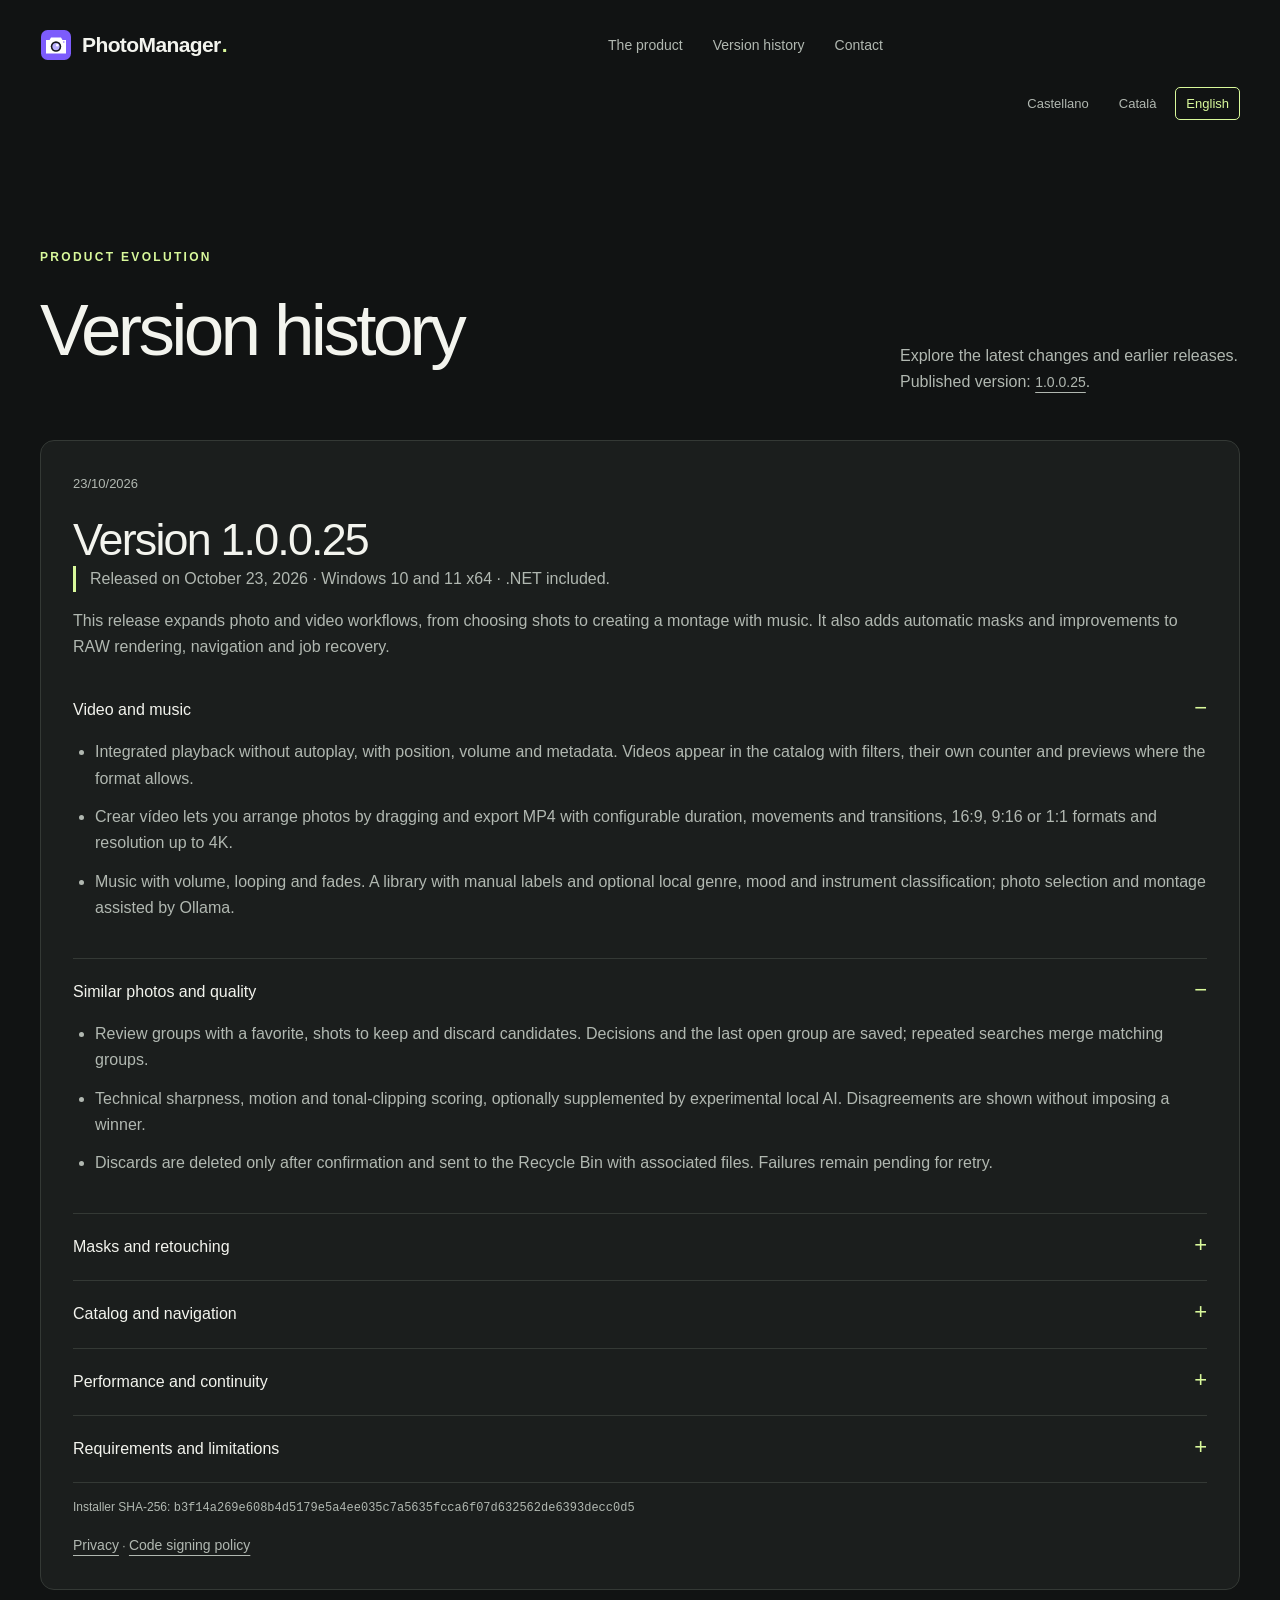
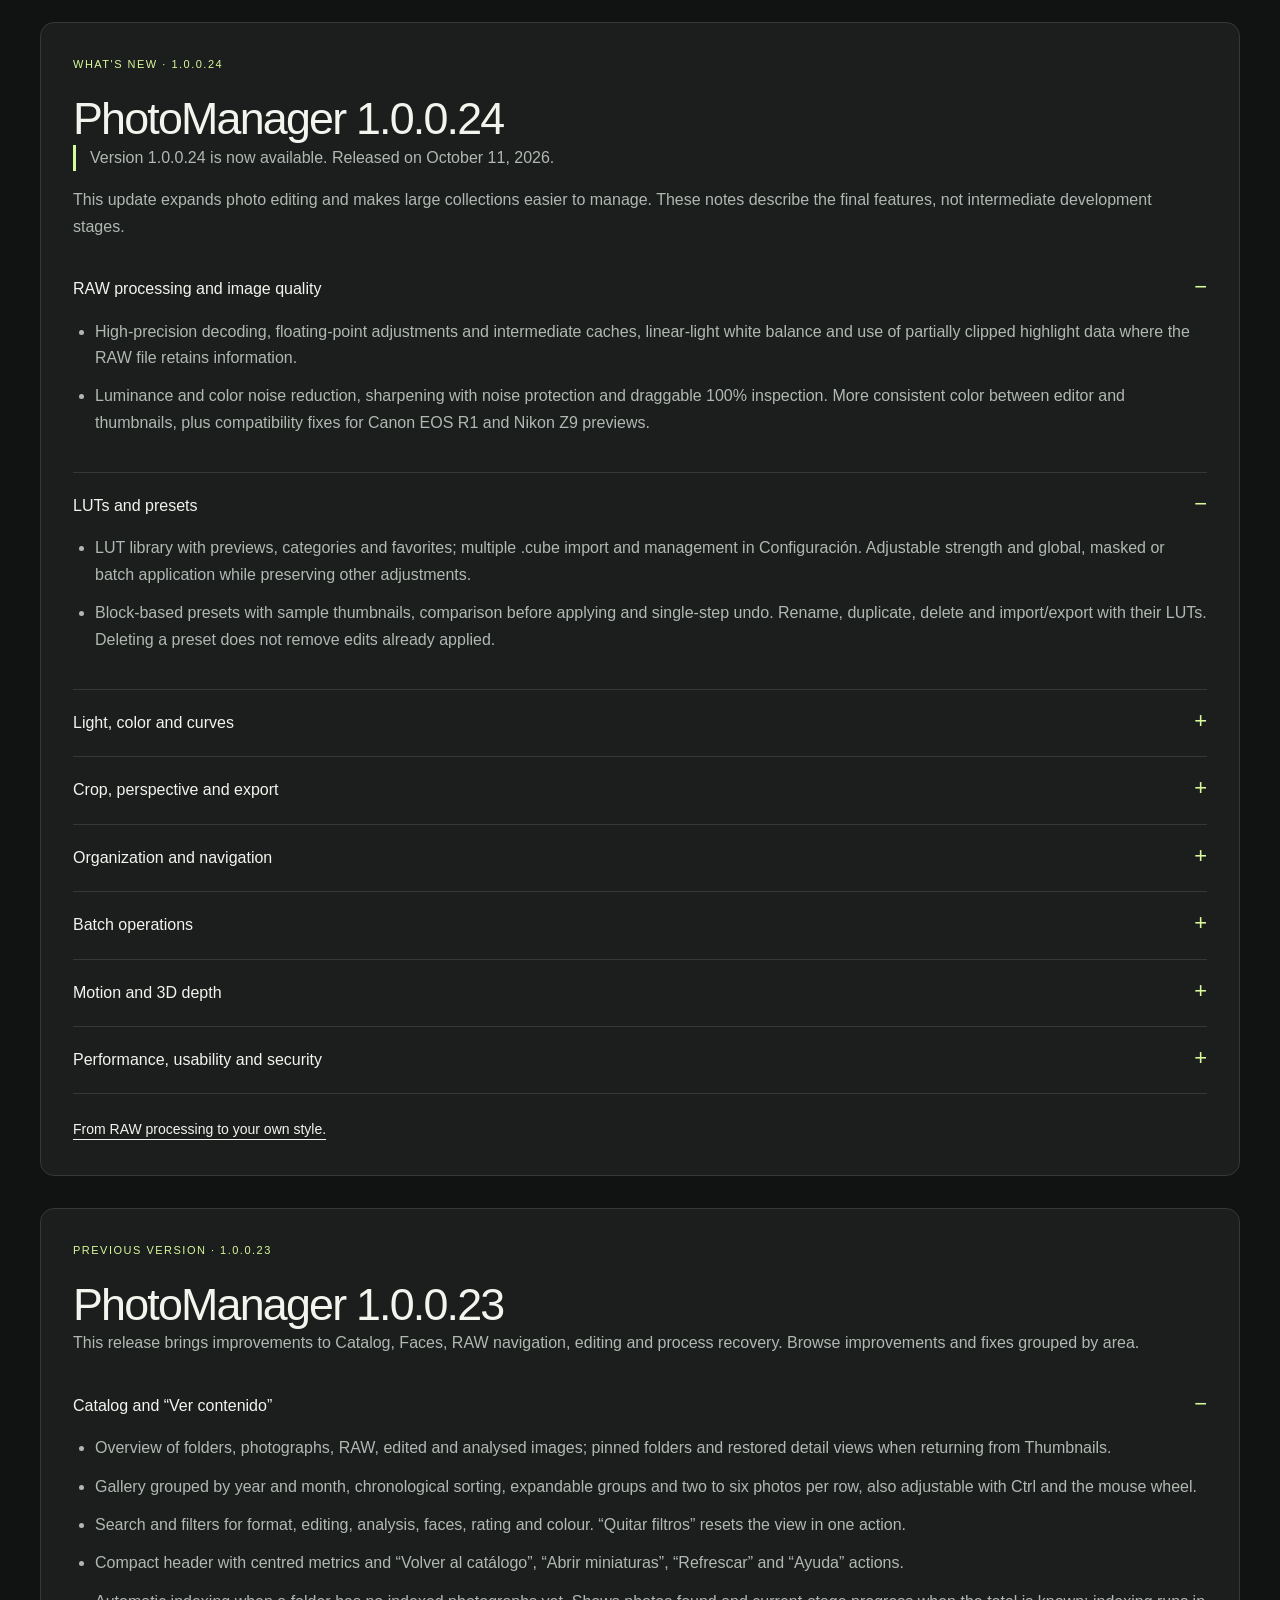
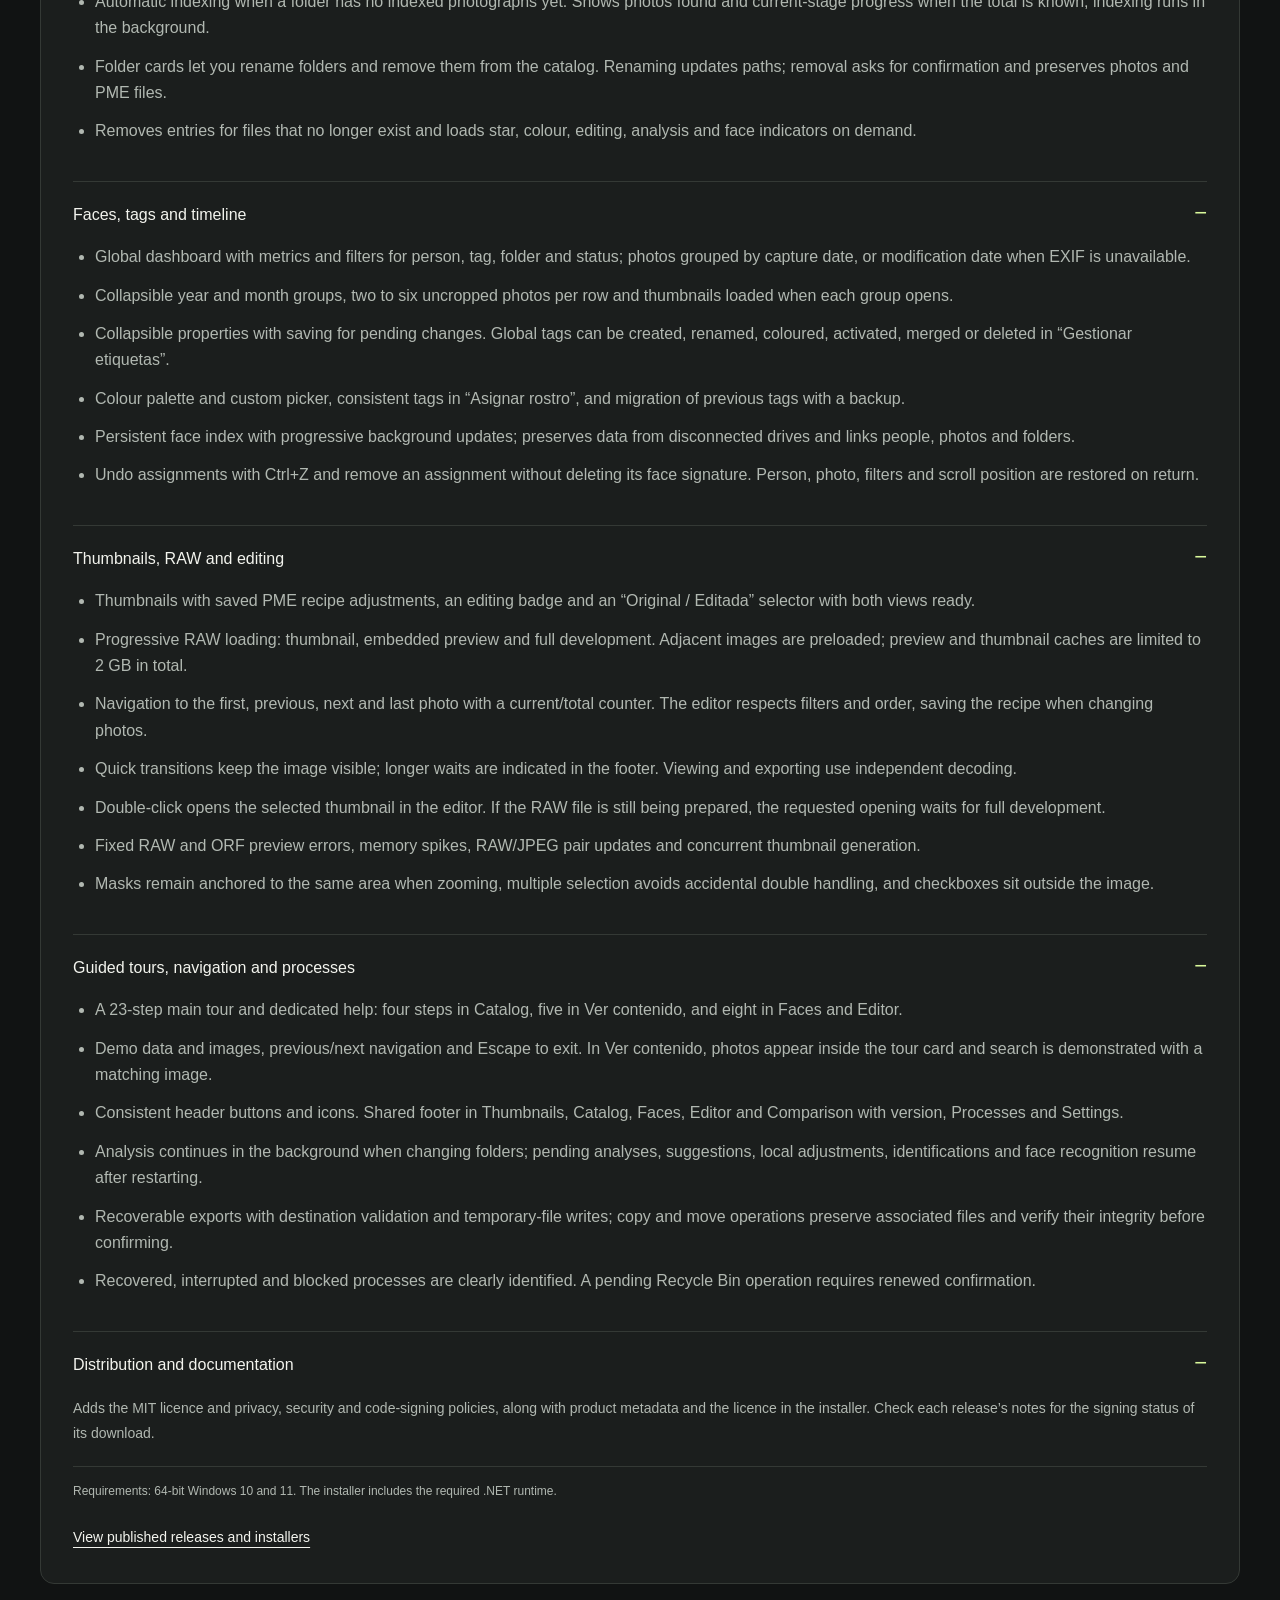
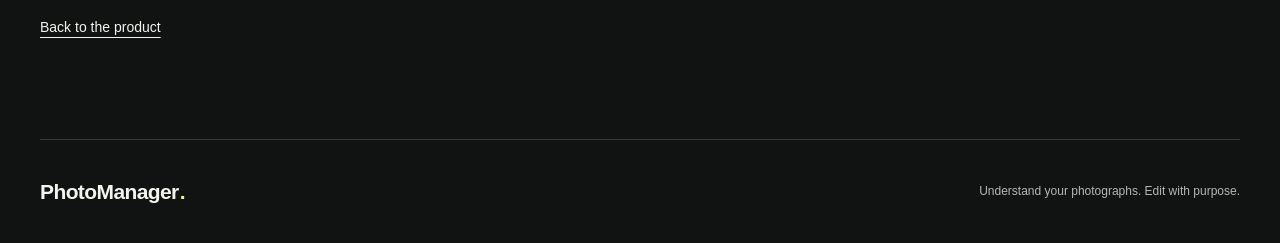
<file: docs/en/releases.html>
<!doctype html>
<html lang="en">
<head>
  <meta charset="utf-8"><meta name="viewport" content="width=device-width, initial-scale=1">
  <title>Version history — PhotoManager</title>
  <meta name="description" content="PhotoManager 1.0.0.25 release notes: video and music, similar photos, automatic masks, RAW rendering and catalog management. Previous release history.">
  <meta name="theme-color" content="#111313">
  <link rel="icon" href="../assets/favicon.svg" type="image/svg+xml">
  <link rel="stylesheet" href="../styles.css">
  <link rel="canonical" href="https://gtrepat.github.io/PhotoManager.Downloads/en/releases.html">
  <link rel="alternate" hreflang="es" href="https://gtrepat.github.io/PhotoManager.Downloads/versiones.html">
  <link rel="alternate" hreflang="ca" href="https://gtrepat.github.io/PhotoManager.Downloads/ca/versions.html">
  <link rel="alternate" hreflang="en" href="https://gtrepat.github.io/PhotoManager.Downloads/en/releases.html">
  <link rel="alternate" hreflang="x-default" href="https://gtrepat.github.io/PhotoManager.Downloads/versiones.html">
  <script id="site-messages" type="application/json">{"language":"Language","interfaceNote":"Application control names are shown in Spanish so you can find them in the interface.","unavailable":"Version 1.0.0.25 has not been published on GitHub yet.","missing":"The requested release does not include an installer yet. The 1.0.0.25 download remains available.","error":"The latest version could not be checked. The 1.0.0.25 download remains available.","download":"Download for Windows","latest":"Latest stable version available.","latestTitle":"Latest version","copied":"Email address copied.","copyError":"Could not copy. Select the address and copy it manually.","dateLocale":"en-GB","versionLabel":"Version","repository":"GTREPAT/PhotoManager.Downloads","version":"1.0.0.25"}</script>
  <script src="../i18n.js" defer></script>
</head>
<body>
<a class="skip" href="#contenido">Skip to content</a>
<header class="header wrap">
  <a class="brand" href="index.html" aria-label="PhotoManager home"><img src="../assets/favicon.svg" width="32" height="32" alt="">PhotoManager<span class="brand-dot">.</span></a>
  <nav aria-label="Main navigation"><a href="index.html#biblioteca">The product</a><a href="releases.html" aria-current="page">Version history</a><a href="index.html#contacto">Contact</a></nav>
  <nav class="language-switch" aria-label="Language"><a href="../versiones.html" lang="es" hreflang="es" data-language="es">Castellano</a><a href="../ca/versions.html" lang="ca" hreflang="ca" data-language="ca">Català</a><a href="releases.html" lang="en" hreflang="en" data-language="en" aria-current="page">English</a></nav>
</header>
<main id="contenido" class="section wrap">
  <div class="section-heading"><div><p class="eyebrow">PRODUCT EVOLUTION</p><h1>Version history</h1></div><p>Explore the latest changes and earlier releases. Published version: <a class="text-link" href="#version-1-0-0-25">1.0.0.25</a>.</p></div>
<article id="version-1-0-0-25" class="release-entry" aria-labelledby="release25-title">
 <div class="release-meta"><time datetime="2026-10-23">23/10/2026</time></div>
 <h2 id="release25-title">Version 1.0.0.25</h2><p class="release-status">Released on October 23, 2026 · Windows 10 and 11 x64 · .NET included.</p><p>This release expands photo and video workflows, from choosing shots to creating a montage with music. It also adds automatic masks and improvements to RAW rendering, navigation and job recovery.</p>
 <div class="release-details"><details open><summary>Video and music</summary><ul><li>Integrated playback without autoplay, with position, volume and metadata. Videos appear in the catalog with filters, their own counter and previews where the format allows.</li><li>Crear vídeo lets you arrange photos by dragging and export MP4 with configurable duration, movements and transitions, 16:9, 9:16 or 1:1 formats and resolution up to 4K.</li><li>Music with volume, looping and fades. A library with manual labels and optional local genre, mood and instrument classification; photo selection and montage assisted by Ollama.</li></ul></details>
<details open><summary>Similar photos and quality</summary><ul><li>Review groups with a favorite, shots to keep and discard candidates. Decisions and the last open group are saved; repeated searches merge matching groups.</li><li>Technical sharpness, motion and tonal-clipping scoring, optionally supplemented by experimental local AI. Disagreements are shown without imposing a winner.</li><li>Discards are deleted only after confirmation and sent to the Recycle Bin with associated files. Failures remain pending for retry.</li></ul></details>
<details><summary>Masks and retouching</summary><ul><li>Automatic mask gallery for sky, people, animals, vegetation, buildings and facial features, depending on available models. Results need review.</li><li>Facial skin selection, improved smoothing and automatic red-eye detection alongside manual correction.</li><li>Improved RAW tone and color rendering using the camera JPEG as a reference when available, with refinements to sharpening, noise reduction and automatic suggestions.</li></ul></details>
<details><summary>Catalog and navigation</summary><ul><li>Create empty folders and transfer content between catalog folders with duplicate-name handling and recovery of interrupted transfers.</li><li>Thumbnails in multiple rows, a horizontal strip or a vertical column, with configurable density, context menus and the selection kept visible when changing orientation.</li><li>More accessible folder actions, facial recognition from the catalog and a website link alongside Procesos and Configuración, including in the editor.</li></ul></details>
<details><summary>Performance and continuity</summary><ul><li>Zoom-aware previews, a render cache and visible-region processing for supported operations. The thumbnail gallery uses a virtualized panel.</li><li>Recovery of interrupted similarity, selection, music and video-generation jobs. Video export may restart from the beginning.</li><li>Improved failure reporting when the music worker stops during startup. Release validation: 1,264 tests passed, with no failures or skips, including a live Ollama integration.</li></ul></details>
<details><summary>Requirements and limitations</summary><ul><li>Windows 10/11 x64 with .NET included. Local AI requires the corresponding models; Ollama vision features also require that service. AI quality scoring is experimental.</li><li>This installer is not digitally signed. Check its origin and SHA-256 before installing. The lack of a signature may trigger Windows warnings.</li><li>Videos can be played and generated, but are not edited as photographs. A full montage preview and support for multiple named video projects are not included.</li></ul></details></div>
 <p class="micro">Installer SHA-256: <code class="release-hash">b3f14a269e608b4d5179e5a4ee035c7a5635fcca6f07d632562de6393decc0d5</code></p>
 <p class="micro"><a class="text-link" href="https://github.com/GTREPAT/PhotoManager.Downloads/releases/download/v1.0.0.25/PRIVACY.md">Privacy</a> · <a class="text-link" href="https://github.com/GTREPAT/PhotoManager.Downloads/releases/download/v1.0.0.25/CODE-SIGNING-POLICY.md">Code signing policy</a></p>
 </article>
    <article id="version-1-0-0-24" class="release-entry" aria-labelledby="release24-title">
      <div class="release-meta"><span class="tag">WHAT'S NEW · 1.0.0.24</span></div>
      <h2 id="release24-title">PhotoManager 1.0.0.24</h2>
      <p class="release-status">Version 1.0.0.24 is now available. Released on October 11, 2026.</p>
      <p>This update expands photo editing and makes large collections easier to manage. These notes describe the final features, not intermediate development stages.</p>
      <div class="release-details">
        <details open><summary>RAW processing and image quality</summary><ul><li>High-precision decoding, floating-point adjustments and intermediate caches, linear-light white balance and use of partially clipped highlight data where the RAW file retains information.</li><li>Luminance and color noise reduction, sharpening with noise protection and draggable 100% inspection. More consistent color between editor and thumbnails, plus compatibility fixes for Canon EOS R1 and Nikon Z9 previews.</li></ul></details>
        <details open><summary>LUTs and presets</summary><ul><li>LUT library with previews, categories and favorites; multiple .cube import and management in Configuración. Adjustable strength and global, masked or batch application while preserving other adjustments.</li><li>Block-based presets with sample thumbnails, comparison before applying and single-step undo. Rename, duplicate, delete and import/export with their LUTs. Deleting a preset does not remove edits already applied.</li></ul></details>
        <details><summary>Light, color and curves</summary><ul><li>A single Auto proposes light, contrast and vibrance adjustments based on the current edit. Review values and strength, cancel or apply with single-step undo, without changing white balance. Temporary block comparison and clipping warnings linked to the adjustment.</li><li>Adjust HSL by clicking and dragging on the photo, with range width, softness and an indicative highlight overlay. Curves can locate the tone under the pointer and add or select points from the image.</li></ul></details>
        <details><summary>Crop, perspective and export</summary><ul><li>Straighten using a horizon line and correct perspective with four adjustable guide points. Preview comparison, adjustable strength and optional automatic cropping of empty edges.</li><li>Custom aspect ratios and estimates of framing and resolution. Export to a pixel width and height using fit or fill without stretching; 8- or 16-bit-per-channel PNG and TIFF, including batch export.</li></ul></details>
        <details><summary>Organization and navigation</summary><ul><li>Folder tags with an identifier, name and color, independent of Rostros; create, edit, merge and filter by all, any or no tags.</li><li>Keyboard navigation, single-click selection and double-click or Enter to open. Original/edited views in catalog detail and Rostros, with return to the last selected photo when it belongs to the view.</li></ul></details>
        <details><summary>Batch operations</summary><ul><li>Actions grouped by purpose: apply LUTs and presets, copy or reset blocks, classify by stars and color, and export. The form remembers the last confirmed action without running it automatically.</li><li>Renaming with previews, collision checks and preservation of associated files. Supported batches show progress, allow cancellation and recover pending tasks.</li></ul></details>
        <details><summary>Motion and 3D depth</summary><ul><li>A three-step workflow with playback, pause and sequence scrubbing before export. Improved edges and background reconstruction, with warnings for unreliable maps and conservative motion limits.</li><li>Manual map correction with closer, farther and smoothing brushes, explanations, comparison and undo. Restablecer mapa restores the earlier base even after corrections have been applied.</li></ul></details>
        <details><summary>Performance, usability and security</summary><ul><li>Thumbnails in Rostros and catalog detail are limited to the visible area and a margin, releasing images and cancelling unnecessary loads. Lower resource usage when opening RAW folders, reuse of recent originals and cache improvements.</li><li>Optional automatic ComfyUI startup, editor diagnostic messages hidden by default and more consistent controls. Migration to .NET 10 and dependency updates to fix known vulnerabilities.</li></ul></details>
      </div>
      <a class="text-link" href="index.html#edicion">From RAW processing to your own style.</a>
    </article>
    <article id="version-1-0-0-23" class="release-entry">
      <div class="release-meta"><span class="tag">PREVIOUS VERSION · 1.0.0.23</span></div>
      <h2>PhotoManager 1.0.0.23</h2>
      <p>This release brings improvements to Catalog, Faces, RAW navigation, editing and process recovery. Browse improvements and fixes grouped by area.</p>
      <div class="release-details">
        <details open><summary>Catalog and “Ver contenido”</summary><ul>
          <li>Overview of folders, photographs, RAW, edited and analysed images; pinned folders and restored detail views when returning from Thumbnails.</li>
          <li>Gallery grouped by year and month, chronological sorting, expandable groups and two to six photos per row, also adjustable with Ctrl and the mouse wheel.</li>
          <li>Search and filters for format, editing, analysis, faces, rating and colour. “Quitar filtros” resets the view in one action.</li>
          <li>Compact header with centred metrics and “Volver al catálogo”, “Abrir miniaturas”, “Refrescar” and “Ayuda” actions.</li>
          <li>Automatic indexing when a folder has no indexed photographs yet. Shows photos found and current-stage progress when the total is known; indexing runs in the background.</li>
          <li>Folder cards let you rename folders and remove them from the catalog. Renaming updates paths; removal asks for confirmation and preserves photos and PME files.</li>
          <li>Removes entries for files that no longer exist and loads star, colour, editing, analysis and face indicators on demand.</li>
        </ul></details>
        <details open><summary>Faces, tags and timeline</summary><ul>
          <li>Global dashboard with metrics and filters for person, tag, folder and status; photos grouped by capture date, or modification date when EXIF is unavailable.</li>
          <li>Collapsible year and month groups, two to six uncropped photos per row and thumbnails loaded when each group opens.</li>
          <li>Collapsible properties with saving for pending changes. Global tags can be created, renamed, coloured, activated, merged or deleted in “Gestionar etiquetas”.</li>
          <li>Colour palette and custom picker, consistent tags in “Asignar rostro”, and migration of previous tags with a backup.</li>
          <li>Persistent face index with progressive background updates; preserves data from disconnected drives and links people, photos and folders.</li>
          <li>Undo assignments with Ctrl+Z and remove an assignment without deleting its face signature. Person, photo, filters and scroll position are restored on return.</li>
        </ul></details>
        <details open><summary>Thumbnails, RAW and editing</summary><ul>
          <li>Thumbnails with saved PME recipe adjustments, an editing badge and an “Original / Editada” selector with both views ready.</li>
          <li>Progressive RAW loading: thumbnail, embedded preview and full development. Adjacent images are preloaded; preview and thumbnail caches are limited to 2 GB in total.</li>
          <li>Navigation to the first, previous, next and last photo with a current/total counter. The editor respects filters and order, saving the recipe when changing photos.</li>
          <li>Quick transitions keep the image visible; longer waits are indicated in the footer. Viewing and exporting use independent decoding.</li>
          <li>Double-click opens the selected thumbnail in the editor. If the RAW file is still being prepared, the requested opening waits for full development.</li>
          <li>Fixed RAW and ORF preview errors, memory spikes, RAW/JPEG pair updates and concurrent thumbnail generation.</li>
          <li>Masks remain anchored to the same area when zooming, multiple selection avoids accidental double handling, and checkboxes sit outside the image.</li>
        </ul></details>
        <details open><summary>Guided tours, navigation and processes</summary><ul>
          <li>A 23-step main tour and dedicated help: four steps in Catalog, five in Ver contenido, and eight in Faces and Editor.</li>
          <li>Demo data and images, previous/next navigation and Escape to exit. In Ver contenido, photos appear inside the tour card and search is demonstrated with a matching image.</li>
          <li>Consistent header buttons and icons. Shared footer in Thumbnails, Catalog, Faces, Editor and Comparison with version, Processes and Settings.</li>
          <li>Analysis continues in the background when changing folders; pending analyses, suggestions, local adjustments, identifications and face recognition resume after restarting.</li>
          <li>Recoverable exports with destination validation and temporary-file writes; copy and move operations preserve associated files and verify their integrity before confirming.</li>
          <li>Recovered, interrupted and blocked processes are clearly identified. A pending Recycle Bin operation requires renewed confirmation.</li>
        </ul></details>
        <details open><summary>Distribution and documentation</summary><p>Adds the MIT licence and privacy, security and code-signing policies, along with product metadata and the licence in the installer. Check each release’s notes for the signing status of its download.</p></details>
      </div>
      <p class="micro">Requirements: 64-bit Windows 10 and 11. The installer includes the required .NET runtime.</p>
      <a class="text-link" href="https://github.com/GTREPAT/PhotoManager.Downloads/releases">View published releases and installers</a>
    </article>
  <div class="actions" style="margin-top:32px"><a class="text-link" href="index.html">Back to the product</a></div>
</main>
<footer class="wrap"><a class="brand" href="index.html">PhotoManager<span class="brand-dot">.</span></a><p>Understand your photographs. Edit with purpose.</p></footer>
</body>
</html>
</file>
<file: docs/styles.css>
@charset "UTF-8";
.release-preview{padding:32px;border:1px solid var(--line);border-radius:14px;background:var(--surface);margin-bottom:32px}.release-preview h2{font-size:clamp(26px,3.5vw,42px);max-width:850px}.release-preview>p:not(.eyebrow){max-width:850px;color:var(--muted)}.release-preview .library-nav{margin-block:24px}.release-status{border-left:3px solid var(--accent);padding-left:14px}.release-entry+.release-entry{margin-top:32px}.editing-grid{display:grid;grid-template-columns:repeat(3,minmax(0,1fr));gap:24px}.editing-grid article{padding:26px;border:1px solid var(--line);border-radius:12px;background:var(--surface);scroll-margin-top:24px}.editing-grid h3{margin-top:18px}.editing-grid p,.depth-note p{color:var(--muted)}.depth-note{margin:28px 0;padding:24px;border-left:3px solid var(--accent);background:var(--surface)}@media(max-width:1000px){.editing-grid{grid-template-columns:repeat(2,minmax(0,1fr))}}@media(max-width:600px){.editing-grid{grid-template-columns:1fr}.release-preview{padding:22px}.editing-grid article{padding:22px}}
.release-entry{border:1px solid var(--line);border-radius:14px;padding:32px;background:var(--surface)}.release-meta{display:flex;flex-wrap:wrap;gap:12px 24px;color:var(--muted);font-size:13px;margin-bottom:20px}.release-entry>h3{font-size:28px}.release-entry>p,.release-details li,.release-details p{color:var(--muted)}.release-highlights{margin-block:30px}.release-details ul{padding-left:22px}.release-details li{margin-block:12px}.release-entry>.text-link{display:inline-block;margin-top:24px}.header nav{flex-wrap:wrap;justify-content:center;gap:12px 20px}@media(max-width:600px){.release-entry{padding:22px}.release-meta{display:block}.release-meta>span{display:block;margin-bottom:8px}}
:root{color-scheme:dark;--bg:#111313;--surface:#1b1e1d;--text:#f3f4ee;--muted:#b1b8b1;--accent:#d9f99b;--line:#343935;font-family:Inter,"Segoe UI",Arial,sans-serif;font-synthesis:none}*{box-sizing:border-box}html{scroll-behavior:smooth;scroll-padding-top:30px}body{margin:0;background:var(--bg);color:var(--text);font-size:16px;line-height:1.65}a{color:inherit;text-decoration:none}a,button,summary{-webkit-tap-highlight-color:transparent}a:focus-visible,summary:focus-visible{outline:3px solid var(--accent);outline-offset:6px}img{display:block;max-width:100%;height:auto}.wrap{width:min(1240px,calc(100% - 80px));margin:auto}.header{display:flex;align-items:center;justify-content:space-between;gap:24px;padding-block:28px}.brand{display:flex;align-items:center;gap:10px;font-size:21px;font-weight:650;letter-spacing:-.6px}.brand-dot{color:var(--accent);margin-left:-9px}.header nav{display:flex;gap:30px;font-size:14px;color:var(--muted)}nav a:hover,.text-link:hover,footer>a:hover{color:var(--accent)}.button{display:inline-flex;align-items:center;justify-content:center;gap:10px;padding:15px 23px;background:var(--accent);color:#182211;border:1px solid var(--accent);border-radius:7px;font-weight:650;font-size:15px;transition:background .2s,transform .2s}.button:hover{background:#e7ffc0;transform:translateY(-2px)}.button.small{padding:10px 19px;font-size:14px;background:transparent;color:var(--text);border-color:#65704f}.hero{padding-top:64px}.hero-copy{position:relative;max-width:820px}.eyebrow{font-size:12px;font-weight:650;letter-spacing:2.3px;color:var(--accent);margin:0 0 23px}h1,h2,h3,p,figure{margin-top:0}h1{font-size:clamp(44px,5.7vw,78px);font-weight:500;line-height:1.08;letter-spacing:-3.7px;margin-bottom:26px}h1 em{font-family:Georgia,serif;font-weight:400;color:var(--accent)}.intro{font-size:18px;color:var(--muted);max-width:590px;line-height:1.7;margin-bottom:28px}.actions{display:flex;align-items:center;gap:28px;flex-wrap:wrap}.text-link{font-size:14px;text-decoration:underline;text-underline-offset:5px}.micro{font-size:12px;color:var(--muted);margin:15px 0 0}.hero-photo{margin:44px 0 0;position:relative;border-radius:12px;overflow:hidden;height:450px}.hero-photo>img{height:100%;width:100%;object-fit:cover;object-position:center 47%}.hero-photo:after{content:"";position:absolute;inset:65% 0 0;background:linear-gradient(transparent,#0009)}.hero-photo figcaption{position:absolute;bottom:22px;left:27px;right:27px;display:flex;justify-content:space-between;font-size:11px;letter-spacing:2px;z-index:1;color:white}.feature-strip{display:flex;justify-content:space-between;gap:20px;padding-block:30px;border-bottom:1px solid var(--line);font-size:13px;color:var(--muted)}.section{padding-block:100px}.section-heading{display:flex;justify-content:space-between;align-items:end;gap:50px;margin-bottom:44px}h2{font-size:clamp(32px,3.5vw,48px);font-weight:500;letter-spacing:-1.8px;line-height:1.15;margin-bottom:0}.section-heading>p{max-width:340px;color:var(--muted);margin-bottom:0}.features{display:grid;grid-template-columns:repeat(3,1fr);gap:40px}.features article{border-top:1px solid var(--line);padding-top:25px}.number{color:var(--accent);font-size:14px}h3{font-size:21px;font-weight:500;letter-spacing:-.5px;margin-bottom:13px}.features h3{margin-top:30px}.features p,.steps p,.creative p,.download p,.faq p{color:var(--muted)}.tag{font-size:11px;letter-spacing:1.5px;color:var(--accent)}.workspace{background:#181b19}.app-shot{margin:0}.app-shot img{border:1px solid #41433d;border-radius:9px}.app-shot figcaption{color:var(--muted);font-size:12px;margin-top:12px}.steps{display:grid;grid-template-columns:repeat(3,1fr);gap:50px;margin-top:48px}.steps span{font-size:11px;letter-spacing:2px;color:var(--accent)}.steps h3{margin-top:16px}.steps p{margin-bottom:0}.creative{display:grid;grid-template-columns:1.1fr 1fr;gap:80px;align-items:center}.creative>img{aspect-ratio:1.1;object-fit:cover;border-radius:9px}.creative h2{margin-bottom:25px}.creative .eyebrow,.download .eyebrow{color:var(--accent)}details{border-bottom:1px solid var(--line);padding:20px 0}summary{cursor:pointer;list-style:none;display:flex;justify-content:space-between;gap:22px;font-size:16px}summary::-webkit-details-marker{display:none}summary:after{content:"+";color:var(--accent);font-size:22px;line-height:1}details[open] summary:after{content:"−"}details p{font-size:14px;margin:18px 0 0;line-height:1.8}.download{border-block:1px solid var(--line);background:#20271e}.download-inner{display:grid;grid-template-columns:1fr 430px;align-items:center;gap:80px}.download h2{font-size:clamp(38px,4.5vw,60px);margin-bottom:25px}.download-card{background:var(--bg);border:1px solid #4c5642;border-radius:12px;padding:32px}.download-card h3{font-size:28px;margin:20px 0 12px}.download-card .button{width:100%;margin-top:7px}.download-card .text-link{display:block;width:fit-content;margin-top:18px}.download-card .text-link+.text-link{margin-top:10px}.faq{display:grid;grid-template-columns:.8fr 1.2fr;gap:80px}.faq details:first-child{padding-top:0}footer{border-top:1px solid var(--line);padding-block:35px;display:flex;align-items:center;justify-content:space-between;gap:25px}footer p,footer>a:last-child{font-size:12px;color:var(--muted);margin:0}.skip{position:absolute;top:-100px;left:20px;padding:10px;background:var(--accent);color:black;z-index:5}.skip:focus{top:10px}@media(min-width:1100px){.hero-copy:after{content:"PHOTOGRAPHY\A MEETS POSSIBILITY";white-space:pre;position:absolute;left:105%;bottom:20px;font-size:10px;letter-spacing:2px;color:var(--muted);line-height:2;border-left:1px solid var(--line);padding-left:22px}}@media(max-width:850px){.wrap{width:calc(100% - 40px)}.header nav{gap:15px}.hero{padding-top:35px}h1{letter-spacing:-2px}.hero-photo{height:340px}.section{padding-block:65px}.section-heading{display:block}.section-heading>p{margin-top:22px;max-width:500px}.features{gap:24px}.creative{gap:35px}.download-inner{grid-template-columns:1fr 1fr;gap:35px}.faq{gap:35px;grid-template-columns:1fr 1.3fr}.feature-strip{flex-wrap:wrap}.feature-strip span{flex:1 1 40%}footer{flex-wrap:wrap}}@media(max-width:600px){.header{padding-block:20px}.header nav{display:none}.brand{font-size:19px}.header .small{padding:9px 13px}.hero-photo{height:310px;margin-top:32px}.hero-photo figcaption{font-size:9px;left:16px;right:16px;letter-spacing:1px}.hero-photo figcaption span:first-child{max-width:170px}.intro{font-size:16px}.actions{gap:20px}.features,.steps,.creative,.download-inner,.faq{grid-template-columns:1fr}.features{gap:34px}.features h3{margin-top:17px}.steps{gap:28px}.creative>img{aspect-ratio:1.3}.download-card{padding:25px}.faq{gap:36px}footer{align-items:start;flex-direction:column;gap:14px}.feature-strip{font-size:12px;gap:14px}.app-shot{overflow:hidden}h2{letter-spacing:-1px}}@media(prefers-reduced-motion:reduce){html{scroll-behavior:auto}*,*:before,*:after{transition:none!important}}

/* Learning-led product narrative */
.hero-copy{max-width:1050px}.hero-copy:after{display:none}.hero h1{font-size:clamp(42px,5.4vw,73px)}.hero .intro{max-width:660px}.hero-photo{height:340px}.analysis-demo{display:grid;grid-template-columns:1.1fr 1fr;border:1px solid var(--line);border-radius:14px;overflow:hidden;background:var(--surface)}.analysis-photo{margin:0;position:relative;min-height:510px}.analysis-photo img{width:100%;height:100%;object-fit:cover}.analysis-photo figcaption{position:absolute;bottom:0;left:0;right:0;background:linear-gradient(transparent,#000c);padding:45px 24px 20px;font-size:13px;color:white}.analysis-reading{padding:30px}.example-label{font-size:12px;letter-spacing:2px;color:var(--accent);margin-bottom:10px}.example-note{font-size:14px;color:var(--muted);line-height:1.6}.reading-options summary{font-weight:600}.reading-options details:last-child{border-bottom:0}.reading-body p{font-size:16px}.reading-body .learning{border-left:2px solid var(--accent);padding-left:15px;color:var(--text)}.agent-credit{display:block;color:var(--accent);font-size:12px;margin-top:18px}.analysis-disclosure,.agent-footnote{font-size:14px;color:var(--muted);max-width:880px;margin:25px 0 0}.phase-label{font-size:13px;letter-spacing:1.3px;color:var(--accent);margin-bottom:25px}.phase-label span{display:block;font-size:14px;letter-spacing:0;color:var(--muted);margin-top:6px}.agent-grid{display:grid;grid-template-columns:repeat(4,1fr);gap:25px}.agent-grid article{border-top:1px solid #59634f;padding-top:20px}.agent-grid h3{margin:16px 0 6px;font-size:20px}.agent-grid code,.species-grid code{font-size:12px;color:var(--accent);overflow-wrap:anywhere}.agent-grid article>p{font-size:15px;color:var(--muted);margin:18px 0 0}.agent-grid article .agent-question{font-size:15px;color:var(--text)}.second-phase{margin-top:48px}.synthesis{grid-template-columns:1fr 1fr;gap:50px}.learning-steps{grid-template-columns:repeat(4,1fr);gap:30px}.learning-shot{margin-top:45px}.creative{padding-top:20px}.creative details p{overflow-wrap:anywhere}.species-grid{display:grid;grid-template-columns:repeat(3,1fr);gap:40px}.species-grid article{border-top:1px solid var(--line);padding-top:24px}.species-grid h3{margin-bottom:4px}.species-grid p{color:var(--muted);margin:15px 0 0}@media(max-width:950px){.agent-grid,.learning-steps{grid-template-columns:repeat(2,1fr)}.analysis-demo{grid-template-columns:1fr}.analysis-photo{min-height:0;height:340px}.analysis-photo img{object-position:center 45%}.hero h1{letter-spacing:-2px}}@media(max-width:600px){.hero h1{font-size:42px}.hero-photo{height:260px}.analysis-reading{padding:22px}.analysis-photo{height:270px}.agent-grid,.learning-steps,.species-grid{grid-template-columns:1fr}.synthesis{gap:25px}.hero h1{overflow-wrap:normal}.agent-grid{gap:30px}.hero .actions{gap:18px}.creative{padding-top:0}.phase-label{line-height:1.7}}

/* Editing destinations and AI onboarding */
.editor-team,.retouch-example{margin-top:55px;padding:30px;border:1px solid var(--line);border-radius:12px}.editor-team>p,.retouch-example p{color:var(--muted)}.specialist-grid{display:grid;grid-template-columns:repeat(3,1fr);gap:25px;margin-top:28px}.specialist-grid article{border-top:1px solid var(--line);padding-top:16px}h4{font-size:17px;font-weight:550;margin:0 0 8px}.specialist-grid code,.destination-grid code{font-size:12px;color:var(--accent);overflow-wrap:anywhere}.specialist-grid p{font-size:14px;color:var(--muted);margin:10px 0 0}.destination-grid{display:grid;grid-template-columns:1fr 1fr;gap:30px}.destination-grid>article{padding:30px;border:1px solid var(--line);border-radius:12px;background:var(--bg)}.destination-grid h3{font-size:28px;margin-top:16px}.destination-grid p{color:var(--muted)}.scope-note{border-left:2px solid var(--accent);padding:12px 18px;background:#d9f99b08;font-size:15px}.comparison-scroll{overflow:auto;margin-top:40px}.comparison-scroll:focus-visible{outline:2px solid var(--accent)}table{width:100%;border-collapse:collapse;text-align:left;min-width:560px;font-size:14px}caption{text-align:left;font-size:18px;margin-bottom:20px}th,td{padding:18px;border-bottom:1px solid var(--line)}thead th{color:var(--accent)}tbody th{font-weight:500}td{color:var(--muted)}.setup-guide{border:1px solid var(--line);border-radius:12px;padding:26px}.setup-guide>summary{font-size:20px}.setup-steps{padding-left:28px;max-width:900px}.setup-steps li{padding:20px 0 12px 14px}.setup-steps li::marker{color:var(--accent);font-weight:700}.setup-steps p{font-size:16px;color:var(--muted);margin-top:12px}.setup-guide a,.faq a{color:var(--accent);text-decoration:underline;text-underline-offset:3px}.retouch-example .steps{margin-top:25px}.retouch-example .eyebrow{color:var(--accent)}@media(max-width:800px){.specialist-grid{grid-template-columns:1fr 1fr}.destination-grid{grid-template-columns:1fr}.header nav{gap:12px;font-size:12px}}@media(max-width:600px){.specialist-grid{grid-template-columns:1fr}.editor-team,.retouch-example,.destination-grid>article,.setup-guide{padding:22px}.setup-steps{padding-left:18px}.setup-steps li{padding-left:4px}}

.contact-options{display:grid;grid-template-columns:repeat(3,1fr);gap:28px}.contact-options article{display:flex;flex-direction:column;align-items:flex-start;border-top:1px solid var(--line);padding-top:24px}.contact-options h3{margin-top:18px}.contact-options p{color:var(--muted);flex:1}.contact-options .small{background:transparent;color:var(--accent);border-color:var(--line)}.contact-address{display:flex;align-items:center;flex-wrap:wrap;gap:20px;margin-top:38px}.contact-address>a{color:var(--accent);font-size:20px;overflow-wrap:anywhere}.contact-address button{font-family:inherit;cursor:pointer}.contact-address button[hidden]{display:none}#copy-status{font-size:14px;color:var(--muted)}button:focus-visible{outline:3px solid var(--accent);outline-offset:5px}@media(max-width:700px){.contact-options{grid-template-columns:1fr}.contact-address>a{font-size:18px}}
.header{flex-wrap:wrap}.header .language-switch{flex-basis:100%;display:flex;justify-content:flex-end;gap:8px;font-size:13px}.language-switch a{padding:5px 10px;border:1px solid transparent;border-radius:5px}.language-switch a[aria-current="page"]{border-color:var(--accent);color:var(--accent)}.interface-note{margin-block:20px}.header>nav:not(.language-switch){flex:1;min-width:0}
@media(max-width:600px){.header .language-switch{justify-content:center;font-size:12px}.language-switch a{padding:5px 12px}.header>nav:not(.language-switch){display:none}}
.library-nav{display:flex;flex-wrap:wrap;gap:12px 28px;margin-bottom:40px;color:var(--accent);font-size:14px}.library-nav a{text-decoration:underline;text-underline-offset:6px}.library-block{display:grid;grid-template-columns:1fr 1.1fr;gap:60px;align-items:center}.library-copy{min-width:0}.library-copy p{color:var(--muted)}.library-copy h3:not(:first-child){margin-top:28px}.library-visual{margin:0;min-width:0}.library-visual figcaption{color:var(--muted);font-size:12px;margin-top:14px}.library-demo{padding:28px;border:1px solid var(--line);border-radius:14px;background:var(--bg)}.library-block-reverse .library-visual{grid-column:1;grid-row:1}.library-block-reverse .library-copy{grid-column:2;grid-row:1}.folder-demo{display:flex;align-items:center;gap:14px;padding:15px 0;border-bottom:1px solid var(--line)}.folder-demo>span{color:var(--accent)}.folder-demo>span:last-child{margin-left:auto}.demo-photos{display:grid;grid-template-columns:1fr 1fr;gap:12px;margin-top:22px}.demo-photos img{width:100%;aspect-ratio:1.4;object-fit:cover;border-radius:6px}.demo-year{font-size:25px;color:var(--accent);margin-bottom:12px}.demo-year:last-child{border-top:1px solid var(--line);margin:24px 0 0;padding-top:16px}.timeline-demo{background:var(--surface)}.person-demo{display:flex;align-items:center;gap:18px;padding:18px 0;border-bottom:1px solid var(--line)}.demo-avatar{display:grid;place-items:center;width:54px;height:54px;flex-shrink:0;border-radius:50%;background:#34402c;color:var(--accent);font-size:22px}.person-demo p{font-size:13px;color:var(--muted);margin:4px 0 0}.demo-related{color:var(--accent);margin:22px 0 0}.library-block .library-copy>p:last-child{margin-bottom:0}
@media(max-width:850px){.library-block{grid-template-columns:1fr;gap:30px}.library-block-reverse .library-visual,.library-block-reverse .library-copy{grid-column:auto;grid-row:auto}}@media(max-width:600px){.library-demo{padding:20px}.library-nav{gap:14px 22px}.library-block{gap:25px}}

.library-support{grid-template-columns:repeat(2,1fr)}@media(max-width:600px){.library-support{grid-template-columns:1fr}}
.unsigned-notice{border-left:3px solid #e6c879;padding:10px 14px;background:#e6c8790a;font-size:14px;margin:20px 0 0}.download-card .installation-link{color:var(--accent);font-weight:650}.installation-safety{border:1px solid #756640;border-radius:12px;padding:26px;background:#e6c87908}.installation-safety h3{color:#e6c879}.installation-safety p{color:var(--muted);max-width:960px}.installation-steps{max-width:1000px;margin-block:30px}.installation-steps>li{padding-bottom:22px}.installation-steps .text-link{display:inline-block;margin-top:12px;color:var(--accent)}.installer-filename{display:block;margin-top:14px;overflow-wrap:anywhere;color:var(--accent);font-size:14px}.installation-visual{margin:24px 0 0;padding:24px;border:1px solid var(--line);border-radius:12px;background:var(--surface)}.installation-flow{display:flex;align-items:center;flex-wrap:wrap;gap:12px;font-size:14px}.installation-flow>span:not([aria-hidden]){border:1px solid var(--line);border-radius:6px;padding:10px 14px}.installation-flow>span[aria-hidden]{color:var(--accent)}.installation-visual>p{color:var(--accent);font-size:14px}.installation-visual figcaption,.installation-sources{font-size:12px;color:var(--muted)}.installation-sources a{font-size:12px}.installation-guide .setup-steps{padding-left:28px}@media(max-width:600px){.installation-safety,.installation-visual{padding:20px}.installation-flow{align-items:flex-start;flex-direction:column}.installation-flow>span[aria-hidden]{transform:rotate(90deg);margin-left:14px}.installation-guide .setup-steps{padding-left:20px}}


.product-note{max-width:900px;margin-top:24px;color:var(--muted)}.release-hash{overflow-wrap:anywhere;word-break:break-word}.release-downloads{margin-block:24px}.release-preview .library-nav{margin-bottom:24px}
</file>
